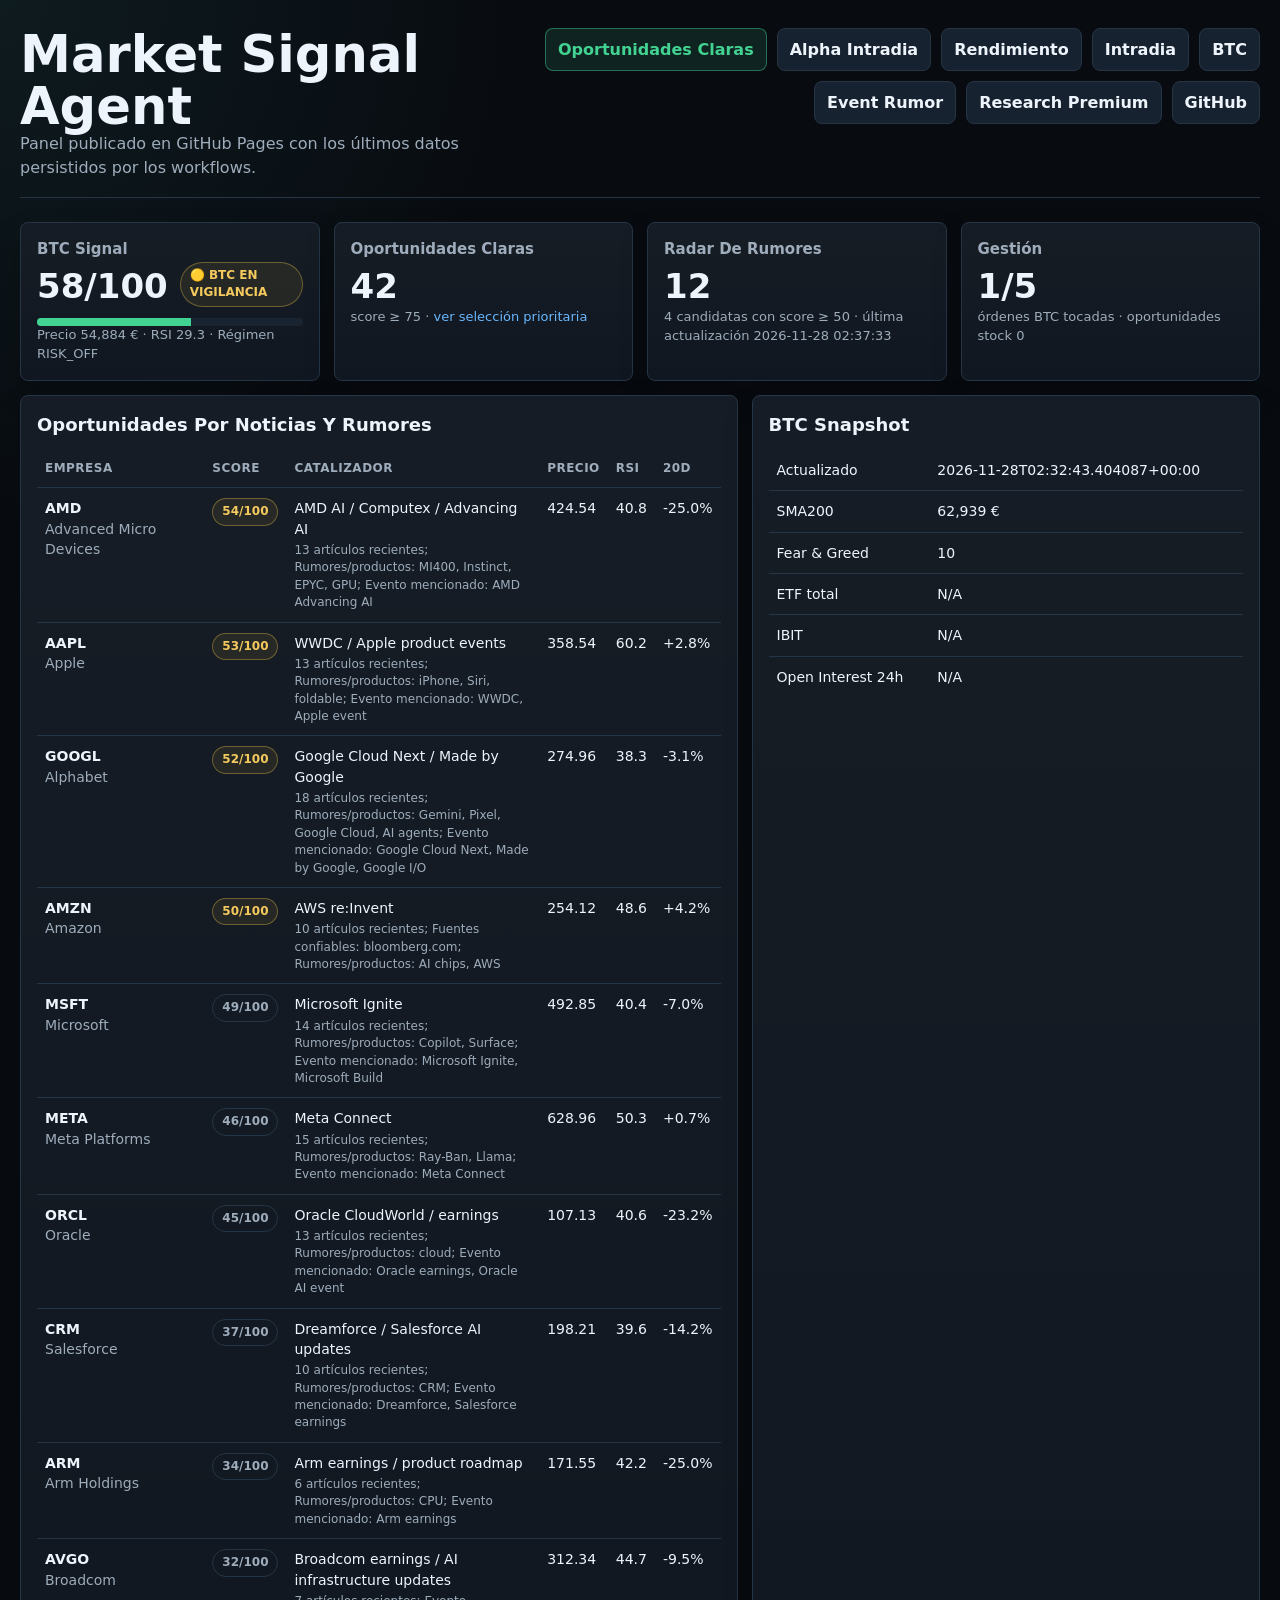
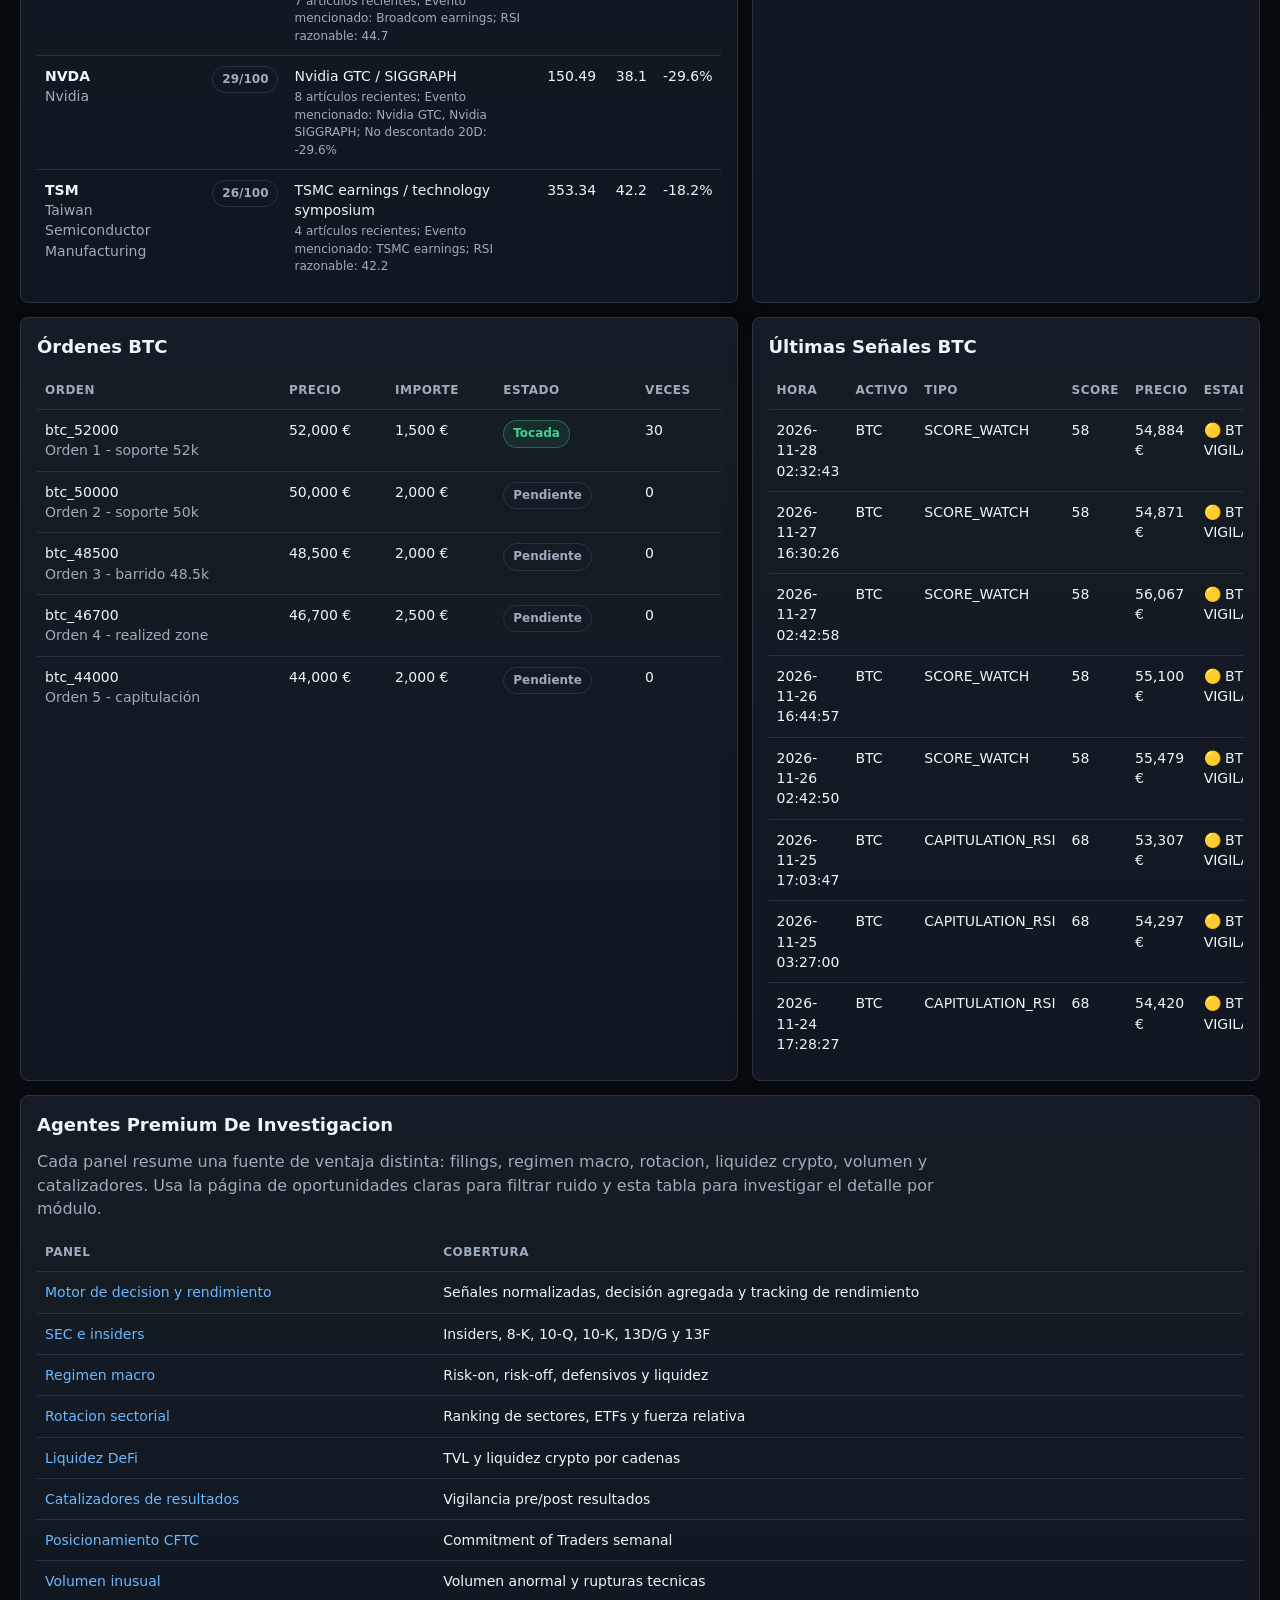
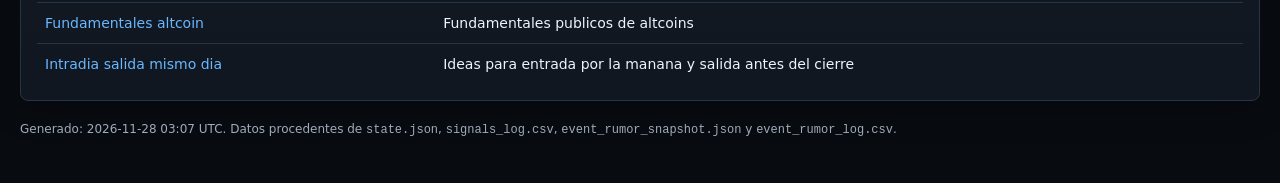
<file: docs/index.html>
<!doctype html>
<html lang="es">
<head>
  <meta charset="utf-8">
  <meta name="viewport" content="width=device-width, initial-scale=1">
  <title>Panel Market Signal Agent</title>
  <style>
    :root {
      color-scheme: dark;
      --bg: #080b10;
      --panel: #101720;
      --panel-2: #0d131b;
      --panel-3: #151f2a;
      --line: #263545;
      --text: #eef4fb;
      --muted: #9eacbb;
      --green: #42d392;
      --yellow: #f4c95d;
      --red: #ff6f61;
      --blue: #69b7ff;
      --cyan: #57d6d1;
    }
    * { box-sizing: border-box; }
    body {
      margin: 0;
      background: radial-gradient(circle at top left, rgba(87, 214, 209, .08), transparent 34rem), var(--bg);
      color: var(--text);
      font-family: ui-sans-serif, system-ui, -apple-system, BlinkMacSystemFont, "Segoe UI", sans-serif;
      line-height: 1.45;
    }
    a { color: var(--blue); text-decoration: none; }
    a:hover { text-decoration: underline; }
    .shell { width: min(1440px, calc(100% - 40px)); margin: 0 auto; padding: 28px 0 44px; }
    .topbar { display: flex; justify-content: space-between; gap: 18px; align-items: flex-start; margin-bottom: 24px; padding-bottom: 18px; border-bottom: 1px solid var(--line); }
    h1 { margin: 0; font-size: clamp(30px, 4vw, 54px); letter-spacing: 0; line-height: 1.02; }
    h2 { margin: 0 0 12px; font-size: 18px; }
    h3 { margin: 0; font-size: 15px; color: var(--muted); font-weight: 650; }
    .muted { color: var(--muted); }
    .nav { display: flex; gap: 10px; flex-wrap: wrap; justify-content: flex-end; }
    .btn { border: 1px solid var(--line); background: #172231; color: var(--text); padding: 9px 12px; border-radius: 8px; font-weight: 750; display: inline-flex; align-items: center; justify-content: center; min-height: 38px; }
    .btn.primary { border-color: rgba(66, 211, 146, .45); background: rgba(66, 211, 146, .12); color: var(--green); }
    .btn.compact { min-height: 32px; padding: 6px 9px; font-size: 12px; }
    .grid { display: grid; grid-template-columns: repeat(12, 1fr); gap: 14px; }
    .card { background: linear-gradient(180deg, rgba(255,255,255,.025), transparent), var(--panel); border: 1px solid var(--line); border-radius: 8px; padding: 16px; min-width: 0; box-shadow: 0 14px 30px rgba(0,0,0,.18); }
    .card.danger { border-color: rgba(255,111,97,.55); background: rgba(255,111,97,.10); }
    .span-3 { grid-column: span 3; }
    .span-4 { grid-column: span 4; }
    .span-5 { grid-column: span 5; }
    .span-7 { grid-column: span 7; }
    .span-8 { grid-column: span 8; }
    .span-12 { grid-column: span 12; }
    .metric { font-size: 34px; line-height: 1.05; font-weight: 800; margin: 8px 0 4px; }
    .metric.small { font-size: 20px; }
    .submetric { color: var(--muted); font-size: 13px; }
    .intro { color: var(--muted); max-width: 920px; margin: 0 0 14px; }
    .pill { display: inline-flex; align-items: center; border: 1px solid var(--line); border-radius: 999px; padding: 4px 9px; font-size: 12px; font-weight: 800; color: var(--muted); }
    .pill.hot { color: var(--green); border-color: rgba(61, 220, 151, .35); background: rgba(61, 220, 151, .08); }
    .pill.watch { color: var(--yellow); border-color: rgba(247, 201, 72, .35); background: rgba(247, 201, 72, .08); }
    .pill.quiet { color: var(--muted); }
    table { width: 100%; border-collapse: collapse; }
    th, td { padding: 10px 8px; border-bottom: 1px solid var(--line); text-align: left; vertical-align: top; }
    th { color: var(--muted); font-size: 12px; text-transform: uppercase; letter-spacing: .04em; }
    td { font-size: 14px; }
    tr:last-child td { border-bottom: 0; }
    .table-wrap { overflow-x: auto; }
    .company { font-weight: 800; }
    .reason { color: var(--muted); font-size: 12px; margin-top: 3px; max-width: 520px; }
    .details { margin-top: 8px; color: var(--muted); }
    .details summary { cursor: pointer; color: var(--blue); font-weight: 750; font-size: 12px; }
    .detail-grid { display: grid; grid-template-columns: repeat(2, minmax(0, 1fr)); gap: 10px; margin-top: 10px; padding: 12px; background: var(--panel-2); border: 1px solid var(--line); border-radius: 8px; }
    .detail-grid strong { color: var(--text); display: block; margin-bottom: 4px; font-size: 12px; text-transform: uppercase; }
    .detail-grid p { margin: 0; font-size: 13px; }
    .status-line { display: flex; align-items: center; justify-content: space-between; gap: 12px; }
    .bar { height: 8px; background: #1a2430; border-radius: 999px; overflow: hidden; margin-top: 10px; }
    .bar > span { display: block; height: 100%; background: var(--green); width: var(--w); }
    footer { color: var(--muted); font-size: 12px; margin-top: 20px; }
    @media (max-width: 980px) {
      .span-3, .span-4, .span-5, .span-7, .span-8 { grid-column: span 12; }
      .topbar { display: block; }
      .nav { justify-content: flex-start; margin-top: 16px; }
      .detail-grid { grid-template-columns: 1fr; }
    }
  </style>
</head>
<body>
<div class="shell">
  <div class="topbar">
    <div>
      <h1>Market Signal Agent</h1>
      <div class="muted">Panel publicado en GitHub Pages con los últimos datos persistidos por los workflows.</div>
    </div>
    <nav class="nav">
      <a class="btn primary" href="opportunities.html">Oportunidades Claras</a>
      <a class="btn" href="alpha/">Alpha Intradia</a>
      <a class="btn" href="performance_dashboard.html">Rendimiento</a>
      <a class="btn" href="intraday_cashout_dashboard.html">Intradia</a>
      <a class="btn" href="dashboard.html">BTC</a>
      <a class="btn" href="event_rumor_dashboard.html">Event Rumor</a>
      <a class="btn" href="macro_regime_dashboard.html">Research Premium</a>
      <a class="btn" href="https://github.com/DiegoSR-git/market-signal-agent">GitHub</a>
    </nav>
  </div>

  <section class="grid">
    <div class="card span-3">
      <h3>BTC Signal</h3>
      <div class="status-line"><div class="metric">58/100</div><span class="pill watch">🟡 BTC EN VIGILANCIA</span></div>
      <div class="bar" style="--w:58%"><span></span></div>
      <div class="submetric">Precio 54,884 € · RSI 29.3 · Régimen RISK_OFF</div>
    </div>
    <div class="card span-3">
      <h3>Oportunidades Claras</h3>
      <div class="metric">42</div>
      <div class="submetric">score ≥ 75 · <a href="opportunities.html">ver selección prioritaria</a></div>
    </div>
    <div class="card span-3">
      <h3>Radar De Rumores</h3>
      <div class="metric">12</div>
      <div class="submetric">4 candidatas con score ≥ 50 · última actualización 2026-11-28 02:37:33</div>
    </div>
    <div class="card span-3">
      <h3>Gestión</h3>
      <div class="metric">1/5</div>
      <div class="submetric">órdenes BTC tocadas · oportunidades stock 0</div>
    </div>

    <div class="card span-7">
      <h2>Oportunidades Por Noticias Y Rumores</h2>
      <div class="table-wrap"><table><thead><tr><th>Empresa</th><th>Score</th><th>Catalizador</th><th>Precio</th><th>RSI</th><th>20D</th></tr></thead><tbody><tr>
          <td><div class="company">AMD</div><div class="muted">Advanced Micro Devices</div></td>
          <td><span class="pill watch">54/100</span></td>
          <td>AMD AI / Computex / Advancing AI<div class="reason">13 artículos recientes; Rumores/productos: MI400, Instinct, EPYC, GPU; Evento mencionado: AMD Advancing AI</div></td>
          <td>424.54</td>
          <td>40.8</td>
          <td>-25.0%</td>
        </tr><tr>
          <td><div class="company">AAPL</div><div class="muted">Apple</div></td>
          <td><span class="pill watch">53/100</span></td>
          <td>WWDC / Apple product events<div class="reason">13 artículos recientes; Rumores/productos: iPhone, Siri, foldable; Evento mencionado: WWDC, Apple event</div></td>
          <td>358.54</td>
          <td>60.2</td>
          <td>+2.8%</td>
        </tr><tr>
          <td><div class="company">GOOGL</div><div class="muted">Alphabet</div></td>
          <td><span class="pill watch">52/100</span></td>
          <td>Google Cloud Next / Made by Google<div class="reason">18 artículos recientes; Rumores/productos: Gemini, Pixel, Google Cloud, AI agents; Evento mencionado: Google Cloud Next, Made by Google, Google I/O</div></td>
          <td>274.96</td>
          <td>38.3</td>
          <td>-3.1%</td>
        </tr><tr>
          <td><div class="company">AMZN</div><div class="muted">Amazon</div></td>
          <td><span class="pill watch">50/100</span></td>
          <td>AWS re:Invent<div class="reason">10 artículos recientes; Fuentes confiables: bloomberg.com; Rumores/productos: AI chips, AWS</div></td>
          <td>254.12</td>
          <td>48.6</td>
          <td>+4.2%</td>
        </tr><tr>
          <td><div class="company">MSFT</div><div class="muted">Microsoft</div></td>
          <td><span class="pill quiet">49/100</span></td>
          <td>Microsoft Ignite<div class="reason">14 artículos recientes; Rumores/productos: Copilot, Surface; Evento mencionado: Microsoft Ignite, Microsoft Build</div></td>
          <td>492.85</td>
          <td>40.4</td>
          <td>-7.0%</td>
        </tr><tr>
          <td><div class="company">META</div><div class="muted">Meta Platforms</div></td>
          <td><span class="pill quiet">46/100</span></td>
          <td>Meta Connect<div class="reason">15 artículos recientes; Rumores/productos: Ray-Ban, Llama; Evento mencionado: Meta Connect</div></td>
          <td>628.96</td>
          <td>50.3</td>
          <td>+0.7%</td>
        </tr><tr>
          <td><div class="company">ORCL</div><div class="muted">Oracle</div></td>
          <td><span class="pill quiet">45/100</span></td>
          <td>Oracle CloudWorld / earnings<div class="reason">13 artículos recientes; Rumores/productos: cloud; Evento mencionado: Oracle earnings, Oracle AI event</div></td>
          <td>107.13</td>
          <td>40.6</td>
          <td>-23.2%</td>
        </tr><tr>
          <td><div class="company">CRM</div><div class="muted">Salesforce</div></td>
          <td><span class="pill quiet">37/100</span></td>
          <td>Dreamforce / Salesforce AI updates<div class="reason">10 artículos recientes; Rumores/productos: CRM; Evento mencionado: Dreamforce, Salesforce earnings</div></td>
          <td>198.21</td>
          <td>39.6</td>
          <td>-14.2%</td>
        </tr><tr>
          <td><div class="company">ARM</div><div class="muted">Arm Holdings</div></td>
          <td><span class="pill quiet">34/100</span></td>
          <td>Arm earnings / product roadmap<div class="reason">6 artículos recientes; Rumores/productos: CPU; Evento mencionado: Arm earnings</div></td>
          <td>171.55</td>
          <td>42.2</td>
          <td>-25.0%</td>
        </tr><tr>
          <td><div class="company">AVGO</div><div class="muted">Broadcom</div></td>
          <td><span class="pill quiet">32/100</span></td>
          <td>Broadcom earnings / AI infrastructure updates<div class="reason">7 artículos recientes; Evento mencionado: Broadcom earnings; RSI razonable: 44.7</div></td>
          <td>312.34</td>
          <td>44.7</td>
          <td>-9.5%</td>
        </tr><tr>
          <td><div class="company">NVDA</div><div class="muted">Nvidia</div></td>
          <td><span class="pill quiet">29/100</span></td>
          <td>Nvidia GTC / SIGGRAPH<div class="reason">8 artículos recientes; Evento mencionado: Nvidia GTC, Nvidia SIGGRAPH; No descontado 20D: -29.6%</div></td>
          <td>150.49</td>
          <td>38.1</td>
          <td>-29.6%</td>
        </tr><tr>
          <td><div class="company">TSM</div><div class="muted">Taiwan Semiconductor Manufacturing</div></td>
          <td><span class="pill quiet">26/100</span></td>
          <td>TSMC earnings / technology symposium<div class="reason">4 artículos recientes; Evento mencionado: TSMC earnings; RSI razonable: 42.2</div></td>
          <td>353.34</td>
          <td>42.2</td>
          <td>-18.2%</td>
        </tr></tbody></table></div>
    </div>
    <div class="card span-5">
      <h2>BTC Snapshot</h2>
      <table><tbody>
        <tr><td>Actualizado</td><td>2026-11-28T02:32:43.404087+00:00</td></tr>
        <tr><td>SMA200</td><td>62,939 €</td></tr>
        <tr><td>Fear & Greed</td><td>10</td></tr>
        <tr><td>ETF total</td><td>N/A</td></tr>
        <tr><td>IBIT</td><td>N/A</td></tr>
        <tr><td>Open Interest 24h</td><td>N/A</td></tr>
      </tbody></table>
    </div>

    <div class="card span-7">
      <h2>Órdenes BTC</h2>
      <div class="table-wrap"><table><thead><tr><th>Orden</th><th>Precio</th><th>Importe</th><th>Estado</th><th>Veces</th></tr></thead><tbody><tr>
          <td>btc_52000<div class="muted">Orden 1 - soporte 52k</div></td>
          <td>52,000 €</td>
          <td>1,500 €</td>
          <td><span class="pill hot">Tocada</span></td>
          <td>30</td>
        </tr><tr>
          <td>btc_50000<div class="muted">Orden 2 - soporte 50k</div></td>
          <td>50,000 €</td>
          <td>2,000 €</td>
          <td><span class="pill quiet">Pendiente</span></td>
          <td>0</td>
        </tr><tr>
          <td>btc_48500<div class="muted">Orden 3 - barrido 48.5k</div></td>
          <td>48,500 €</td>
          <td>2,000 €</td>
          <td><span class="pill quiet">Pendiente</span></td>
          <td>0</td>
        </tr><tr>
          <td>btc_46700<div class="muted">Orden 4 - realized zone</div></td>
          <td>46,700 €</td>
          <td>2,500 €</td>
          <td><span class="pill quiet">Pendiente</span></td>
          <td>0</td>
        </tr><tr>
          <td>btc_44000<div class="muted">Orden 5 - capitulación</div></td>
          <td>44,000 €</td>
          <td>2,000 €</td>
          <td><span class="pill quiet">Pendiente</span></td>
          <td>0</td>
        </tr></tbody></table></div>
    </div>
    <div class="card span-5">
      <h2>Últimas Señales BTC</h2>
      <div class="table-wrap"><table><thead><tr><th>Hora</th><th>Activo</th><th>Tipo</th><th>Score</th><th>Precio</th><th>Estado</th></tr></thead><tbody><tr>
          <td>2026-11-28 02:32:43</td>
          <td>BTC</td>
          <td>SCORE_WATCH</td>
          <td>58</td>
          <td>54,884 €</td>
          <td>🟡 BTC EN VIGILANCIA</td>
        </tr><tr>
          <td>2026-11-27 16:30:26</td>
          <td>BTC</td>
          <td>SCORE_WATCH</td>
          <td>58</td>
          <td>54,871 €</td>
          <td>🟡 BTC EN VIGILANCIA</td>
        </tr><tr>
          <td>2026-11-27 02:42:58</td>
          <td>BTC</td>
          <td>SCORE_WATCH</td>
          <td>58</td>
          <td>56,067 €</td>
          <td>🟡 BTC EN VIGILANCIA</td>
        </tr><tr>
          <td>2026-11-26 16:44:57</td>
          <td>BTC</td>
          <td>SCORE_WATCH</td>
          <td>58</td>
          <td>55,100 €</td>
          <td>🟡 BTC EN VIGILANCIA</td>
        </tr><tr>
          <td>2026-11-26 02:42:50</td>
          <td>BTC</td>
          <td>SCORE_WATCH</td>
          <td>58</td>
          <td>55,479 €</td>
          <td>🟡 BTC EN VIGILANCIA</td>
        </tr><tr>
          <td>2026-11-25 17:03:47</td>
          <td>BTC</td>
          <td>CAPITULATION_RSI</td>
          <td>68</td>
          <td>53,307 €</td>
          <td>🟡 BTC EN VIGILANCIA</td>
        </tr><tr>
          <td>2026-11-25 03:27:00</td>
          <td>BTC</td>
          <td>CAPITULATION_RSI</td>
          <td>68</td>
          <td>54,297 €</td>
          <td>🟡 BTC EN VIGILANCIA</td>
        </tr><tr>
          <td>2026-11-24 17:28:27</td>
          <td>BTC</td>
          <td>CAPITULATION_RSI</td>
          <td>68</td>
          <td>54,420 €</td>
          <td>🟡 BTC EN VIGILANCIA</td>
        </tr></tbody></table></div>
    </div>
    <div class="card span-12">
      <h2>Agentes Premium De Investigacion</h2>
      <p class="intro">Cada panel resume una fuente de ventaja distinta: filings, regimen macro, rotacion, liquidez crypto, volumen y catalizadores. Usa la página de oportunidades claras para filtrar ruido y esta tabla para investigar el detalle por módulo.</p>
      <div class="table-wrap"><table><thead><tr><th>Panel</th><th>Cobertura</th></tr></thead><tbody><tr>
          <td><a href="performance_dashboard.html">Motor de decision y rendimiento</a></td>
          <td>Señales normalizadas, decisión agregada y tracking de rendimiento</td>
        </tr><tr>
          <td><a href="sec_filing_dashboard.html">SEC e insiders</a></td>
          <td>Insiders, 8-K, 10-Q, 10-K, 13D/G y 13F</td>
        </tr><tr>
          <td><a href="macro_regime_dashboard.html">Regimen macro</a></td>
          <td>Risk-on, risk-off, defensivos y liquidez</td>
        </tr><tr>
          <td><a href="sector_rotation_dashboard.html">Rotacion sectorial</a></td>
          <td>Ranking de sectores, ETFs y fuerza relativa</td>
        </tr><tr>
          <td><a href="defi_liquidity_dashboard.html">Liquidez DeFi</a></td>
          <td>TVL y liquidez crypto por cadenas</td>
        </tr><tr>
          <td><a href="earnings_catalyst_dashboard.html">Catalizadores de resultados</a></td>
          <td>Vigilancia pre/post resultados</td>
        </tr><tr>
          <td><a href="cftc_positioning_dashboard.html">Posicionamiento CFTC</a></td>
          <td>Commitment of Traders semanal</td>
        </tr><tr>
          <td><a href="unusual_volume_dashboard.html">Volumen inusual</a></td>
          <td>Volumen anormal y rupturas tecnicas</td>
        </tr><tr>
          <td><a href="altcoin_fundamentals_dashboard.html">Fundamentales altcoin</a></td>
          <td>Fundamentales publicos de altcoins</td>
        </tr><tr>
          <td><a href="intraday_cashout_dashboard.html">Intradia salida mismo dia</a></td>
          <td>Ideas para entrada por la manana y salida antes del cierre</td>
        </tr></tbody></table></div>
    </div>
  </section>
  <footer>Generado: 2026-11-28 03:07 UTC. Datos procedentes de <code>state.json</code>, <code>signals_log.csv</code>, <code>event_rumor_snapshot.json</code> y <code>event_rumor_log.csv</code>.</footer>
</div>
</body>
</html>
</file>
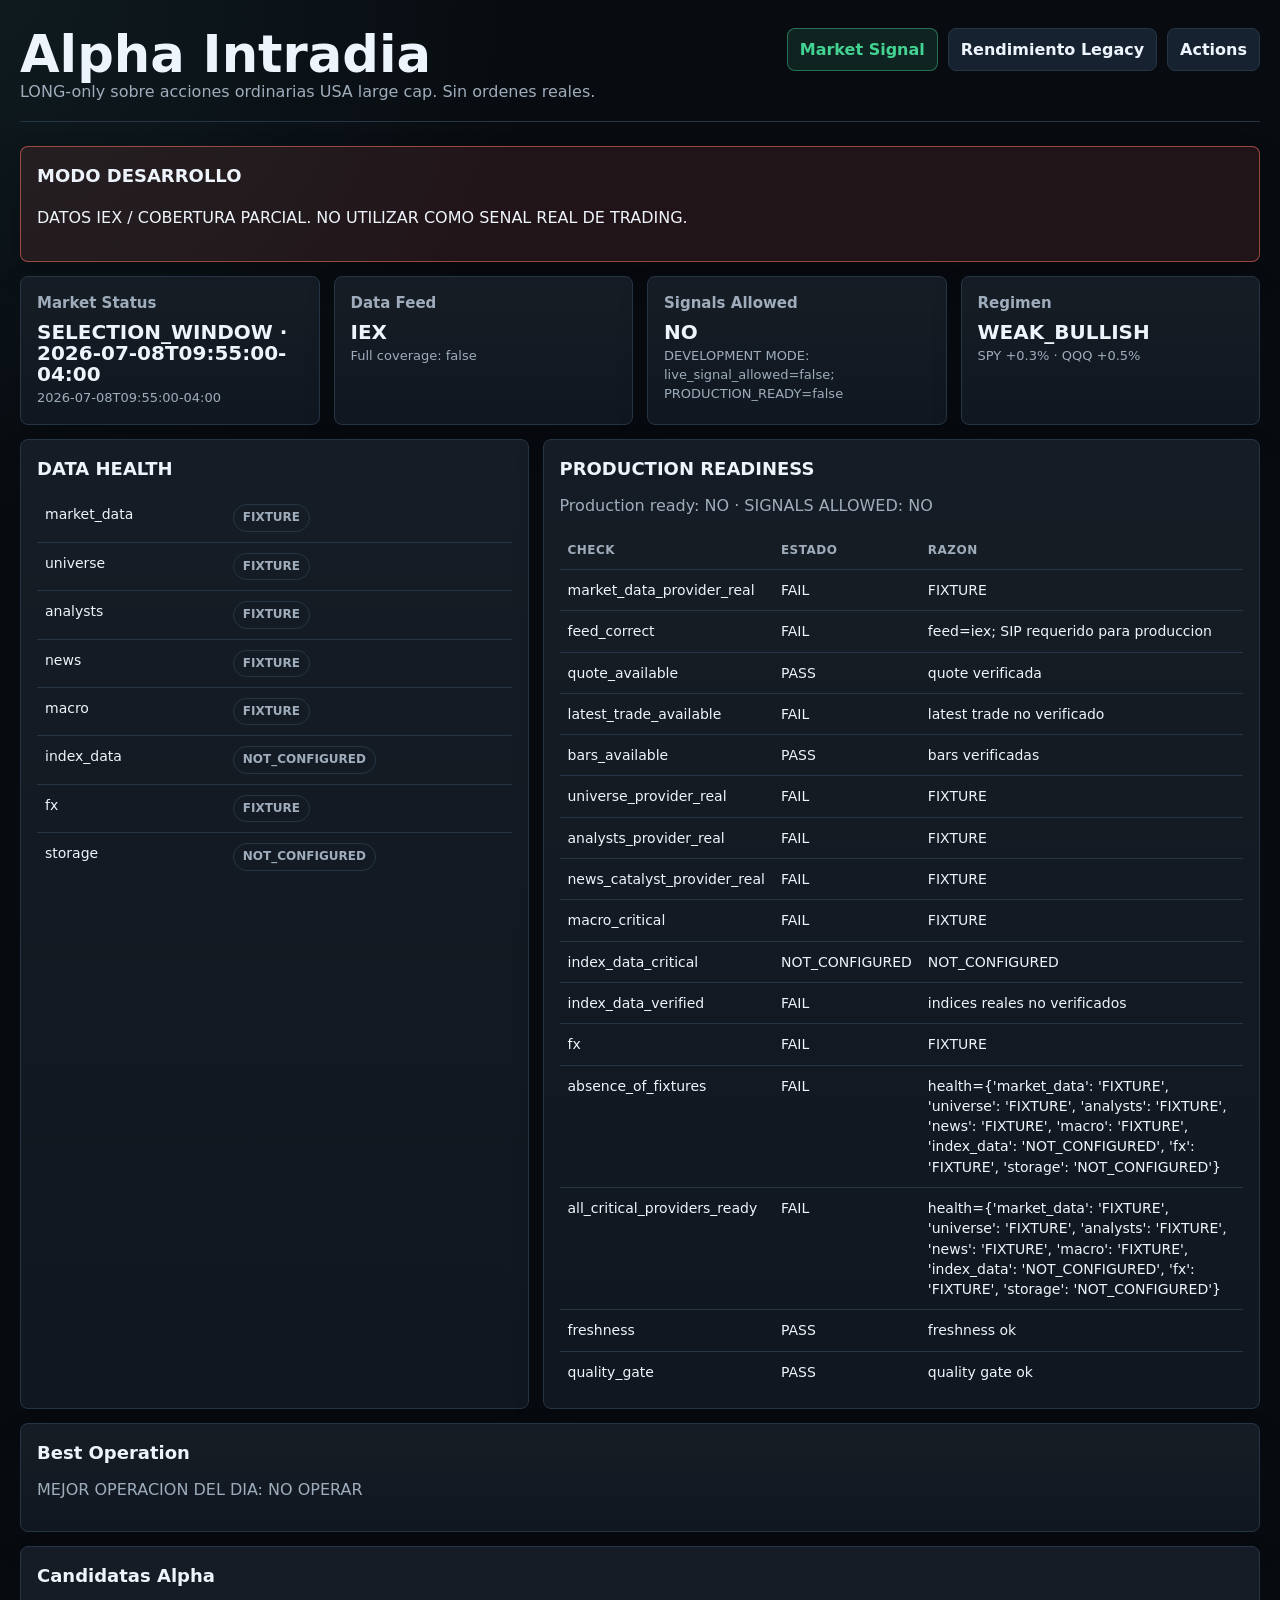
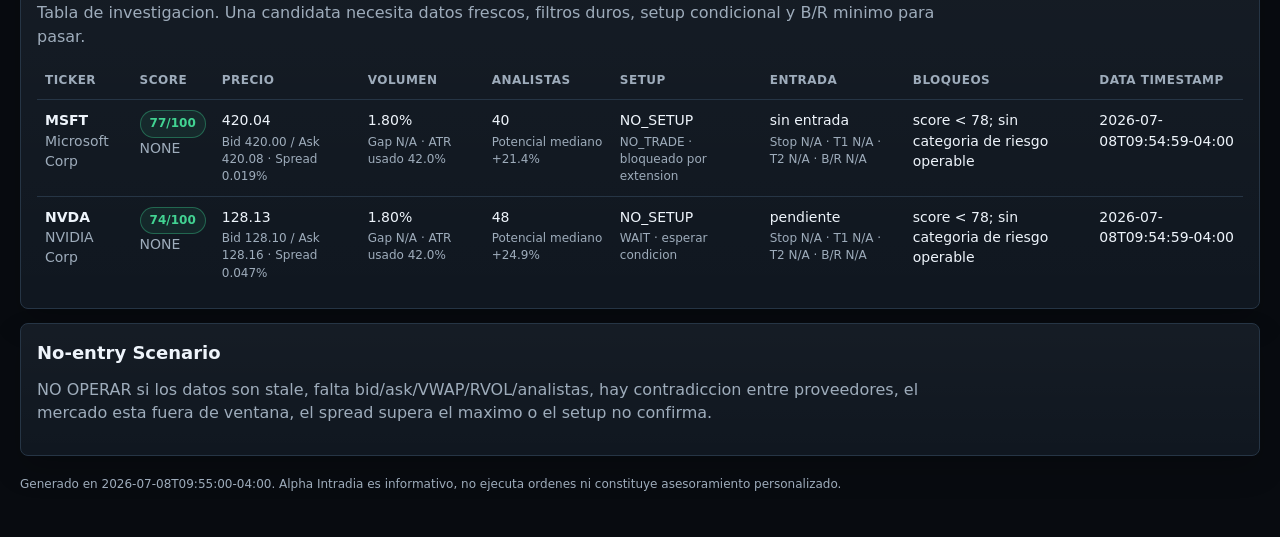
<file: docs/alpha/index.html>
<!doctype html>
<html lang="es">
<head>
  <meta charset="utf-8">
  <meta name="viewport" content="width=device-width, initial-scale=1">
  <title>Alpha Intradia</title>
  <style>
    :root {
      color-scheme: dark;
      --bg: #080b10;
      --panel: #101720;
      --panel-2: #0d131b;
      --panel-3: #151f2a;
      --line: #263545;
      --text: #eef4fb;
      --muted: #9eacbb;
      --green: #42d392;
      --yellow: #f4c95d;
      --red: #ff6f61;
      --blue: #69b7ff;
      --cyan: #57d6d1;
    }
    * { box-sizing: border-box; }
    body {
      margin: 0;
      background: radial-gradient(circle at top left, rgba(87, 214, 209, .08), transparent 34rem), var(--bg);
      color: var(--text);
      font-family: ui-sans-serif, system-ui, -apple-system, BlinkMacSystemFont, "Segoe UI", sans-serif;
      line-height: 1.45;
    }
    a { color: var(--blue); text-decoration: none; }
    a:hover { text-decoration: underline; }
    .shell { width: min(1440px, calc(100% - 40px)); margin: 0 auto; padding: 28px 0 44px; }
    .topbar { display: flex; justify-content: space-between; gap: 18px; align-items: flex-start; margin-bottom: 24px; padding-bottom: 18px; border-bottom: 1px solid var(--line); }
    h1 { margin: 0; font-size: clamp(30px, 4vw, 54px); letter-spacing: 0; line-height: 1.02; }
    h2 { margin: 0 0 12px; font-size: 18px; }
    h3 { margin: 0; font-size: 15px; color: var(--muted); font-weight: 650; }
    .muted { color: var(--muted); }
    .nav { display: flex; gap: 10px; flex-wrap: wrap; justify-content: flex-end; }
    .btn { border: 1px solid var(--line); background: #172231; color: var(--text); padding: 9px 12px; border-radius: 8px; font-weight: 750; display: inline-flex; align-items: center; justify-content: center; min-height: 38px; }
    .btn.primary { border-color: rgba(66, 211, 146, .45); background: rgba(66, 211, 146, .12); color: var(--green); }
    .btn.compact { min-height: 32px; padding: 6px 9px; font-size: 12px; }
    .grid { display: grid; grid-template-columns: repeat(12, 1fr); gap: 14px; }
    .card { background: linear-gradient(180deg, rgba(255,255,255,.025), transparent), var(--panel); border: 1px solid var(--line); border-radius: 8px; padding: 16px; min-width: 0; box-shadow: 0 14px 30px rgba(0,0,0,.18); }
    .card.danger { border-color: rgba(255,111,97,.55); background: rgba(255,111,97,.10); }
    .span-3 { grid-column: span 3; }
    .span-4 { grid-column: span 4; }
    .span-5 { grid-column: span 5; }
    .span-7 { grid-column: span 7; }
    .span-8 { grid-column: span 8; }
    .span-12 { grid-column: span 12; }
    .metric { font-size: 34px; line-height: 1.05; font-weight: 800; margin: 8px 0 4px; }
    .metric.small { font-size: 20px; }
    .submetric { color: var(--muted); font-size: 13px; }
    .intro { color: var(--muted); max-width: 920px; margin: 0 0 14px; }
    .pill { display: inline-flex; align-items: center; border: 1px solid var(--line); border-radius: 999px; padding: 4px 9px; font-size: 12px; font-weight: 800; color: var(--muted); }
    .pill.hot { color: var(--green); border-color: rgba(61, 220, 151, .35); background: rgba(61, 220, 151, .08); }
    .pill.watch { color: var(--yellow); border-color: rgba(247, 201, 72, .35); background: rgba(247, 201, 72, .08); }
    .pill.quiet { color: var(--muted); }
    table { width: 100%; border-collapse: collapse; }
    th, td { padding: 10px 8px; border-bottom: 1px solid var(--line); text-align: left; vertical-align: top; }
    th { color: var(--muted); font-size: 12px; text-transform: uppercase; letter-spacing: .04em; }
    td { font-size: 14px; }
    tr:last-child td { border-bottom: 0; }
    .table-wrap { overflow-x: auto; }
    .company { font-weight: 800; }
    .reason { color: var(--muted); font-size: 12px; margin-top: 3px; max-width: 520px; }
    .details { margin-top: 8px; color: var(--muted); }
    .details summary { cursor: pointer; color: var(--blue); font-weight: 750; font-size: 12px; }
    .detail-grid { display: grid; grid-template-columns: repeat(2, minmax(0, 1fr)); gap: 10px; margin-top: 10px; padding: 12px; background: var(--panel-2); border: 1px solid var(--line); border-radius: 8px; }
    .detail-grid strong { color: var(--text); display: block; margin-bottom: 4px; font-size: 12px; text-transform: uppercase; }
    .detail-grid p { margin: 0; font-size: 13px; }
    .status-line { display: flex; align-items: center; justify-content: space-between; gap: 12px; }
    .bar { height: 8px; background: #1a2430; border-radius: 999px; overflow: hidden; margin-top: 10px; }
    .bar > span { display: block; height: 100%; background: var(--green); width: var(--w); }
    footer { color: var(--muted); font-size: 12px; margin-top: 20px; }
    @media (max-width: 980px) {
      .span-3, .span-4, .span-5, .span-7, .span-8 { grid-column: span 12; }
      .topbar { display: block; }
      .nav { justify-content: flex-start; margin-top: 16px; }
      .detail-grid { grid-template-columns: 1fr; }
    }
  </style>
</head>
<body>
<div class="shell">
  <div class="topbar">
    <div>
      <h1>Alpha Intradia</h1>
      <div class="muted">LONG-only sobre acciones ordinarias USA large cap. Sin ordenes reales.</div>
    </div>
    <nav class="nav">
      <a class="btn primary" href="../index.html">Market Signal</a>
      <a class="btn" href="../performance_dashboard.html">Rendimiento Legacy</a>
      <a class="btn" href="https://github.com/DiegoSR-git/market-signal-agent/actions">Actions</a>
    </nav>
  </div>
  <section class="grid">
    <div class="card span-12 danger"><h2>MODO DESARROLLO</h2><p>DATOS IEX / COBERTURA PARCIAL. NO UTILIZAR COMO SENAL REAL DE TRADING.</p></div>
    <div class="card span-3"><h3>Market Status</h3><div class="metric small" data-alpha-status>SELECTION_WINDOW</div><div class="submetric">2026-07-08T09:55:00-04:00</div></div>
    <div class="card span-3"><h3>Data Feed</h3><div class="metric small">IEX</div><div class="submetric">Full coverage: false</div></div>
    <div class="card span-3"><h3>Signals Allowed</h3><div class="metric small">NO</div><div class="submetric">DEVELOPMENT MODE: live_signal_allowed=false; PRODUCTION_READY=false</div></div>
    <div class="card span-3"><h3>Regimen</h3><div class="metric small">WEAK_BULLISH</div><div class="submetric">SPY +0.3% · QQQ +0.5%</div></div>
    <div class="card span-5"><h2>DATA HEALTH</h2><div class="table-wrap"><table><tbody><tr><td>market_data</td><td><span class='pill quiet'>FIXTURE</span></td></tr><tr><td>universe</td><td><span class='pill quiet'>FIXTURE</span></td></tr><tr><td>analysts</td><td><span class='pill quiet'>FIXTURE</span></td></tr><tr><td>news</td><td><span class='pill quiet'>FIXTURE</span></td></tr><tr><td>macro</td><td><span class='pill quiet'>FIXTURE</span></td></tr><tr><td>index_data</td><td><span class='pill quiet'>NOT_CONFIGURED</span></td></tr><tr><td>fx</td><td><span class='pill quiet'>FIXTURE</span></td></tr><tr><td>storage</td><td><span class='pill quiet'>NOT_CONFIGURED</span></td></tr></tbody></table></div></div>
    <div class="card span-7"><h2>PRODUCTION READINESS</h2><p class="intro">Production ready: NO · SIGNALS ALLOWED: NO</p><div class="table-wrap"><table><thead><tr><th>Check</th><th>Estado</th><th>Razon</th></tr></thead><tbody><tr><td>market_data_provider_real</td><td>FAIL</td><td>FIXTURE</td></tr><tr><td>feed_correct</td><td>FAIL</td><td>feed=iex; SIP requerido para produccion</td></tr><tr><td>quote_available</td><td>PASS</td><td>quote verificada</td></tr><tr><td>latest_trade_available</td><td>FAIL</td><td>latest trade no verificado</td></tr><tr><td>bars_available</td><td>PASS</td><td>bars verificadas</td></tr><tr><td>universe_provider_real</td><td>FAIL</td><td>FIXTURE</td></tr><tr><td>analysts_provider_real</td><td>FAIL</td><td>FIXTURE</td></tr><tr><td>news_catalyst_provider_real</td><td>FAIL</td><td>FIXTURE</td></tr><tr><td>macro_critical</td><td>FAIL</td><td>FIXTURE</td></tr><tr><td>index_data_critical</td><td>NOT_CONFIGURED</td><td>NOT_CONFIGURED</td></tr><tr><td>index_data_verified</td><td>FAIL</td><td>indices reales no verificados</td></tr><tr><td>fx</td><td>FAIL</td><td>FIXTURE</td></tr><tr><td>absence_of_fixtures</td><td>FAIL</td><td>health={&#x27;market_data&#x27;: &#x27;FIXTURE&#x27;, &#x27;universe&#x27;: &#x27;FIXTURE&#x27;, &#x27;analysts&#x27;: &#x27;FIXTURE&#x27;, &#x27;news&#x27;: &#x27;FIXTURE&#x27;, &#x27;macro&#x27;: &#x27;FIXTURE&#x27;, &#x27;index_data&#x27;: &#x27;NOT_CONFIGURED&#x27;, &#x27;fx&#x27;: &#x27;FIXTURE&#x27;, &#x27;storage&#x27;: &#x27;NOT_CONFIGURED&#x27;}</td></tr><tr><td>all_critical_providers_ready</td><td>FAIL</td><td>health={&#x27;market_data&#x27;: &#x27;FIXTURE&#x27;, &#x27;universe&#x27;: &#x27;FIXTURE&#x27;, &#x27;analysts&#x27;: &#x27;FIXTURE&#x27;, &#x27;news&#x27;: &#x27;FIXTURE&#x27;, &#x27;macro&#x27;: &#x27;FIXTURE&#x27;, &#x27;index_data&#x27;: &#x27;NOT_CONFIGURED&#x27;, &#x27;fx&#x27;: &#x27;FIXTURE&#x27;, &#x27;storage&#x27;: &#x27;NOT_CONFIGURED&#x27;}</td></tr><tr><td>freshness</td><td>PASS</td><td>freshness ok</td></tr><tr><td>quality_gate</td><td>PASS</td><td>quality gate ok</td></tr></tbody></table></div></div>
    <div class="card span-12"><h2>Best Operation</h2><p class='intro'>MEJOR OPERACION DEL DIA: NO OPERAR</p></div>
    <div class="card span-12">
      <h2>Candidatas Alpha</h2>
      <p class="intro">Tabla de investigacion. Una candidata necesita datos frescos, filtros duros, setup condicional y B/R minimo para pasar.</p>
      <div class="table-wrap"><table><thead><tr><th>Ticker</th><th>Score</th><th>Precio</th><th>Volumen</th><th>Analistas</th><th>Setup</th><th>Entrada</th><th>Bloqueos</th><th>Data timestamp</th></tr></thead><tbody><tr>
      <td><div class="company">MSFT</div><div class="muted">Microsoft Corp</div></td>
      <td><span class="pill hot">77/100</span><div class="muted">NONE</div></td>
      <td>420.04<div class="reason">Bid 420.00 / Ask 420.08 · Spread 0.019%</div></td>
      <td>1.80%<div class="reason">Gap N/A · ATR usado 42.0%</div></td>
      <td>40<div class="reason">Potencial mediano +21.4%</div></td>
      <td>NO_SETUP<div class="reason">NO_TRADE · bloqueado por extension</div></td>
      <td>sin entrada<div class="reason">Stop N/A · T1 N/A · T2 N/A · B/R N/A</div></td>
      <td>score &lt; 78; sin categoria de riesgo operable</td>
      <td>2026-07-08T09:54:59-04:00</td>
    </tr><tr>
      <td><div class="company">NVDA</div><div class="muted">NVIDIA Corp</div></td>
      <td><span class="pill hot">74/100</span><div class="muted">NONE</div></td>
      <td>128.13<div class="reason">Bid 128.10 / Ask 128.16 · Spread 0.047%</div></td>
      <td>1.80%<div class="reason">Gap N/A · ATR usado 42.0%</div></td>
      <td>48<div class="reason">Potencial mediano +24.9%</div></td>
      <td>NO_SETUP<div class="reason">WAIT · esperar condicion</div></td>
      <td>pendiente<div class="reason">Stop N/A · T1 N/A · T2 N/A · B/R N/A</div></td>
      <td>score &lt; 78; sin categoria de riesgo operable</td>
      <td>2026-07-08T09:54:59-04:00</td>
    </tr></tbody></table></div>
    </div>
    <div class="card span-12"><h2>No-entry Scenario</h2><p class="intro">NO OPERAR si los datos son stale, falta bid/ask/VWAP/RVOL/analistas, hay contradiccion entre proveedores, el mercado esta fuera de ventana, el spread supera el maximo o el setup no confirma.</p></div>
  </section>
  <script src="app.js"></script>
  <footer>Generado en 2026-07-08T09:55:00-04:00. Alpha Intradia es informativo, no ejecuta ordenes ni constituye asesoramiento personalizado.</footer>
</div>
</body>
</html>
</file>
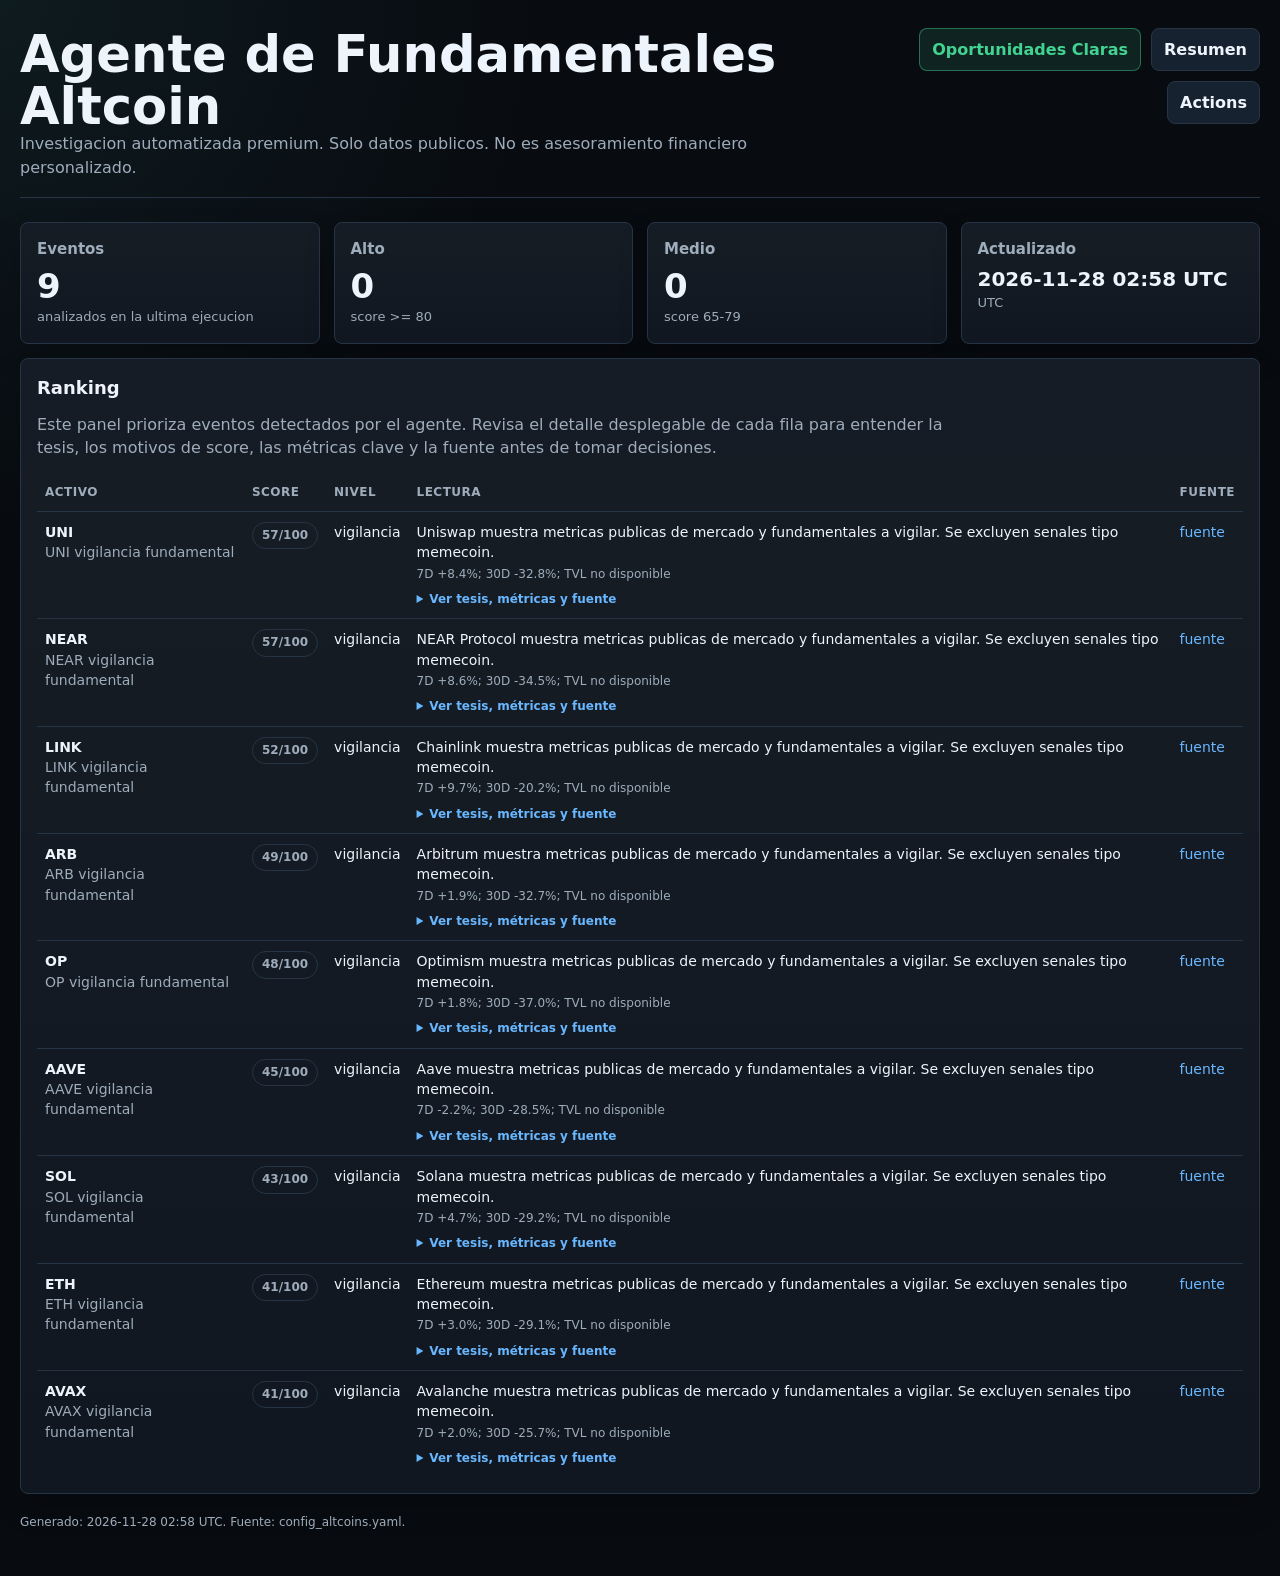
<file: docs/altcoin_fundamentals_dashboard.html>
<!doctype html>
<html lang="es">
<head>
  <meta charset="utf-8">
  <meta name="viewport" content="width=device-width, initial-scale=1">
  <title>Agente de Fundamentales Altcoin</title>
  <style>
    :root {
      color-scheme: dark;
      --bg: #080b10;
      --panel: #101720;
      --panel-2: #0d131b;
      --panel-3: #151f2a;
      --line: #263545;
      --text: #eef4fb;
      --muted: #9eacbb;
      --green: #42d392;
      --yellow: #f4c95d;
      --red: #ff6f61;
      --blue: #69b7ff;
      --cyan: #57d6d1;
    }
    * { box-sizing: border-box; }
    body {
      margin: 0;
      background: radial-gradient(circle at top left, rgba(87, 214, 209, .08), transparent 34rem), var(--bg);
      color: var(--text);
      font-family: ui-sans-serif, system-ui, -apple-system, BlinkMacSystemFont, "Segoe UI", sans-serif;
      line-height: 1.45;
    }
    a { color: var(--blue); text-decoration: none; }
    a:hover { text-decoration: underline; }
    .shell { width: min(1440px, calc(100% - 40px)); margin: 0 auto; padding: 28px 0 44px; }
    .topbar { display: flex; justify-content: space-between; gap: 18px; align-items: flex-start; margin-bottom: 24px; padding-bottom: 18px; border-bottom: 1px solid var(--line); }
    h1 { margin: 0; font-size: clamp(30px, 4vw, 54px); letter-spacing: 0; line-height: 1.02; }
    h2 { margin: 0 0 12px; font-size: 18px; }
    h3 { margin: 0; font-size: 15px; color: var(--muted); font-weight: 650; }
    .muted { color: var(--muted); }
    .nav { display: flex; gap: 10px; flex-wrap: wrap; justify-content: flex-end; }
    .btn { border: 1px solid var(--line); background: #172231; color: var(--text); padding: 9px 12px; border-radius: 8px; font-weight: 750; display: inline-flex; align-items: center; justify-content: center; min-height: 38px; }
    .btn.primary { border-color: rgba(66, 211, 146, .45); background: rgba(66, 211, 146, .12); color: var(--green); }
    .btn.compact { min-height: 32px; padding: 6px 9px; font-size: 12px; }
    .grid { display: grid; grid-template-columns: repeat(12, 1fr); gap: 14px; }
    .card { background: linear-gradient(180deg, rgba(255,255,255,.025), transparent), var(--panel); border: 1px solid var(--line); border-radius: 8px; padding: 16px; min-width: 0; box-shadow: 0 14px 30px rgba(0,0,0,.18); }
    .card.danger { border-color: rgba(255,111,97,.55); background: rgba(255,111,97,.10); }
    .span-3 { grid-column: span 3; }
    .span-4 { grid-column: span 4; }
    .span-5 { grid-column: span 5; }
    .span-7 { grid-column: span 7; }
    .span-8 { grid-column: span 8; }
    .span-12 { grid-column: span 12; }
    .metric { font-size: 34px; line-height: 1.05; font-weight: 800; margin: 8px 0 4px; }
    .metric.small { font-size: 20px; }
    .submetric { color: var(--muted); font-size: 13px; }
    .intro { color: var(--muted); max-width: 920px; margin: 0 0 14px; }
    .pill { display: inline-flex; align-items: center; border: 1px solid var(--line); border-radius: 999px; padding: 4px 9px; font-size: 12px; font-weight: 800; color: var(--muted); }
    .pill.hot { color: var(--green); border-color: rgba(61, 220, 151, .35); background: rgba(61, 220, 151, .08); }
    .pill.watch { color: var(--yellow); border-color: rgba(247, 201, 72, .35); background: rgba(247, 201, 72, .08); }
    .pill.quiet { color: var(--muted); }
    table { width: 100%; border-collapse: collapse; }
    th, td { padding: 10px 8px; border-bottom: 1px solid var(--line); text-align: left; vertical-align: top; }
    th { color: var(--muted); font-size: 12px; text-transform: uppercase; letter-spacing: .04em; }
    td { font-size: 14px; }
    tr:last-child td { border-bottom: 0; }
    .table-wrap { overflow-x: auto; }
    .company { font-weight: 800; }
    .reason { color: var(--muted); font-size: 12px; margin-top: 3px; max-width: 520px; }
    .details { margin-top: 8px; color: var(--muted); }
    .details summary { cursor: pointer; color: var(--blue); font-weight: 750; font-size: 12px; }
    .detail-grid { display: grid; grid-template-columns: repeat(2, minmax(0, 1fr)); gap: 10px; margin-top: 10px; padding: 12px; background: var(--panel-2); border: 1px solid var(--line); border-radius: 8px; }
    .detail-grid strong { color: var(--text); display: block; margin-bottom: 4px; font-size: 12px; text-transform: uppercase; }
    .detail-grid p { margin: 0; font-size: 13px; }
    .status-line { display: flex; align-items: center; justify-content: space-between; gap: 12px; }
    .bar { height: 8px; background: #1a2430; border-radius: 999px; overflow: hidden; margin-top: 10px; }
    .bar > span { display: block; height: 100%; background: var(--green); width: var(--w); }
    footer { color: var(--muted); font-size: 12px; margin-top: 20px; }
    @media (max-width: 980px) {
      .span-3, .span-4, .span-5, .span-7, .span-8 { grid-column: span 12; }
      .topbar { display: block; }
      .nav { justify-content: flex-start; margin-top: 16px; }
      .detail-grid { grid-template-columns: 1fr; }
    }
  </style>
</head>
<body>
<div class="shell">
  <div class="topbar">
    <div>
      <h1>Agente de Fundamentales Altcoin</h1>
      <div class="muted">Investigacion automatizada premium. Solo datos publicos. No es asesoramiento financiero personalizado.</div>
    </div>
    <nav class="nav">
      <a class="btn primary" href="opportunities.html">Oportunidades Claras</a>
      <a class="btn" href="index.html">Resumen</a>
      <a class="btn" href="https://github.com/DiegoSR-git/market-signal-agent/actions">Actions</a>
    </nav>
  </div>
  <section class="grid">
    <div class="card span-3"><h3>Eventos</h3><div class="metric">9</div><div class="submetric">analizados en la ultima ejecucion</div></div>
    <div class="card span-3"><h3>Alto</h3><div class="metric">0</div><div class="submetric">score >= 80</div></div>
    <div class="card span-3"><h3>Medio</h3><div class="metric">0</div><div class="submetric">score 65-79</div></div>
    <div class="card span-3"><h3>Actualizado</h3><div class="metric" style="font-size:20px">2026-11-28 02:58 UTC</div><div class="submetric">UTC</div></div>

    <div class="card span-12">
      <h2>Ranking</h2>
      <p class="intro">Este panel prioriza eventos detectados por el agente. Revisa el detalle desplegable de cada fila para entender la tesis, los motivos de score, las métricas clave y la fuente antes de tomar decisiones.</p>
      <div class="table-wrap"><table><thead><tr><th>Activo</th><th>Score</th><th>Nivel</th><th>Lectura</th><th>Fuente</th></tr></thead><tbody><tr>
          <td><div class="company">UNI</div><div class="muted">UNI vigilancia fundamental</div></td>
          <td><span class="pill quiet">57/100</span></td>
          <td>vigilancia</td>
          <td>Uniswap muestra metricas publicas de mercado y fundamentales a vigilar. Se excluyen senales tipo memecoin.<div class="reason">7D +8.4%; 30D -32.8%; TVL no disponible</div><details class="details">
      <summary>Ver tesis, métricas y fuente</summary>
      <div class="detail-grid">
        <div><strong>Lectura</strong><p>Uniswap muestra metricas publicas de mercado y fundamentales a vigilar. Se excluyen senales tipo memecoin.</p></div>
        <div><strong>Motivos</strong><p>7D +8.4%; 30D -32.8%; TVL no disponible</p></div>
        <div><strong>Métricas</strong><p>Tvl: 0.00; Change 7d: 8.42; Market cap: 2906076154.00; Volume: 324472627.00; Change 30d: -32.84</p></div>
        <div><strong>Fuente</strong><p><a href="https://www.coingecko.com/en/coins/uniswap">Abrir fuente</a></p></div>
      </div>
    </details></td>
          <td><a href="https://www.coingecko.com/en/coins/uniswap">fuente</a></td>
        </tr><tr>
          <td><div class="company">NEAR</div><div class="muted">NEAR vigilancia fundamental</div></td>
          <td><span class="pill quiet">57/100</span></td>
          <td>vigilancia</td>
          <td>NEAR Protocol muestra metricas publicas de mercado y fundamentales a vigilar. Se excluyen senales tipo memecoin.<div class="reason">7D +8.6%; 30D -34.5%; TVL no disponible</div><details class="details">
      <summary>Ver tesis, métricas y fuente</summary>
      <div class="detail-grid">
        <div><strong>Lectura</strong><p>NEAR Protocol muestra metricas publicas de mercado y fundamentales a vigilar. Se excluyen senales tipo memecoin.</p></div>
        <div><strong>Motivos</strong><p>7D +8.6%; 30D -34.5%; TVL no disponible</p></div>
        <div><strong>Métricas</strong><p>Tvl: 0.00; Change 7d: 8.62; Market cap: 3990637193.00; Volume: 404006169.00; Change 30d: -34.49</p></div>
        <div><strong>Fuente</strong><p><a href="https://www.coingecko.com/en/coins/near">Abrir fuente</a></p></div>
      </div>
    </details></td>
          <td><a href="https://www.coingecko.com/en/coins/near">fuente</a></td>
        </tr><tr>
          <td><div class="company">LINK</div><div class="muted">LINK vigilancia fundamental</div></td>
          <td><span class="pill quiet">52/100</span></td>
          <td>vigilancia</td>
          <td>Chainlink muestra metricas publicas de mercado y fundamentales a vigilar. Se excluyen senales tipo memecoin.<div class="reason">7D +9.7%; 30D -20.2%; TVL no disponible</div><details class="details">
      <summary>Ver tesis, métricas y fuente</summary>
      <div class="detail-grid">
        <div><strong>Lectura</strong><p>Chainlink muestra metricas publicas de mercado y fundamentales a vigilar. Se excluyen senales tipo memecoin.</p></div>
        <div><strong>Motivos</strong><p>7D +9.7%; 30D -20.2%; TVL no disponible</p></div>
        <div><strong>Métricas</strong><p>Tvl: 0.00; Change 7d: 9.74; Market cap: 7146116389.00; Volume: 253416171.00; Change 30d: -20.18</p></div>
        <div><strong>Fuente</strong><p><a href="https://www.coingecko.com/en/coins/chainlink">Abrir fuente</a></p></div>
      </div>
    </details></td>
          <td><a href="https://www.coingecko.com/en/coins/chainlink">fuente</a></td>
        </tr><tr>
          <td><div class="company">ARB</div><div class="muted">ARB vigilancia fundamental</div></td>
          <td><span class="pill quiet">49/100</span></td>
          <td>vigilancia</td>
          <td>Arbitrum muestra metricas publicas de mercado y fundamentales a vigilar. Se excluyen senales tipo memecoin.<div class="reason">7D +1.9%; 30D -32.7%; TVL no disponible</div><details class="details">
      <summary>Ver tesis, métricas y fuente</summary>
      <div class="detail-grid">
        <div><strong>Lectura</strong><p>Arbitrum muestra metricas publicas de mercado y fundamentales a vigilar. Se excluyen senales tipo memecoin.</p></div>
        <div><strong>Motivos</strong><p>7D +1.9%; 30D -32.7%; TVL no disponible</p></div>
        <div><strong>Métricas</strong><p>Tvl: 0.00; Change 7d: 1.86; Market cap: 795658868.00; Volume: 68498839.00; Change 30d: -32.68</p></div>
        <div><strong>Fuente</strong><p><a href="https://www.coingecko.com/en/coins/arbitrum">Abrir fuente</a></p></div>
      </div>
    </details></td>
          <td><a href="https://www.coingecko.com/en/coins/arbitrum">fuente</a></td>
        </tr><tr>
          <td><div class="company">OP</div><div class="muted">OP vigilancia fundamental</div></td>
          <td><span class="pill quiet">48/100</span></td>
          <td>vigilancia</td>
          <td>Optimism muestra metricas publicas de mercado y fundamentales a vigilar. Se excluyen senales tipo memecoin.<div class="reason">7D +1.8%; 30D -37.0%; TVL no disponible</div><details class="details">
      <summary>Ver tesis, métricas y fuente</summary>
      <div class="detail-grid">
        <div><strong>Lectura</strong><p>Optimism muestra metricas publicas de mercado y fundamentales a vigilar. Se excluyen senales tipo memecoin.</p></div>
        <div><strong>Motivos</strong><p>7D +1.8%; 30D -37.0%; TVL no disponible</p></div>
        <div><strong>Métricas</strong><p>Tvl: 0.00; Change 7d: 1.81; Market cap: 160794522.00; Volume: 26426767.00; Change 30d: -37.02</p></div>
        <div><strong>Fuente</strong><p><a href="https://www.coingecko.com/en/coins/optimism">Abrir fuente</a></p></div>
      </div>
    </details></td>
          <td><a href="https://www.coingecko.com/en/coins/optimism">fuente</a></td>
        </tr><tr>
          <td><div class="company">AAVE</div><div class="muted">AAVE vigilancia fundamental</div></td>
          <td><span class="pill quiet">45/100</span></td>
          <td>vigilancia</td>
          <td>Aave muestra metricas publicas de mercado y fundamentales a vigilar. Se excluyen senales tipo memecoin.<div class="reason">7D -2.2%; 30D -28.5%; TVL no disponible</div><details class="details">
      <summary>Ver tesis, métricas y fuente</summary>
      <div class="detail-grid">
        <div><strong>Lectura</strong><p>Aave muestra metricas publicas de mercado y fundamentales a vigilar. Se excluyen senales tipo memecoin.</p></div>
        <div><strong>Motivos</strong><p>7D -2.2%; 30D -28.5%; TVL no disponible</p></div>
        <div><strong>Métricas</strong><p>Tvl: 0.00; Change 7d: -2.18; Market cap: 1459456044.00; Volume: 185870583.00; Change 30d: -28.46</p></div>
        <div><strong>Fuente</strong><p><a href="https://www.coingecko.com/en/coins/aave">Abrir fuente</a></p></div>
      </div>
    </details></td>
          <td><a href="https://www.coingecko.com/en/coins/aave">fuente</a></td>
        </tr><tr>
          <td><div class="company">SOL</div><div class="muted">SOL vigilancia fundamental</div></td>
          <td><span class="pill quiet">43/100</span></td>
          <td>vigilancia</td>
          <td>Solana muestra metricas publicas de mercado y fundamentales a vigilar. Se excluyen senales tipo memecoin.<div class="reason">7D +4.7%; 30D -29.2%; TVL no disponible</div><details class="details">
      <summary>Ver tesis, métricas y fuente</summary>
      <div class="detail-grid">
        <div><strong>Lectura</strong><p>Solana muestra metricas publicas de mercado y fundamentales a vigilar. Se excluyen senales tipo memecoin.</p></div>
        <div><strong>Motivos</strong><p>7D +4.7%; 30D -29.2%; TVL no disponible</p></div>
        <div><strong>Métricas</strong><p>Tvl: 0.00; Change 7d: 4.74; Market cap: 42474542897.00; Volume: 2496569982.00; Change 30d: -29.15</p></div>
        <div><strong>Fuente</strong><p><a href="https://www.coingecko.com/en/coins/solana">Abrir fuente</a></p></div>
      </div>
    </details></td>
          <td><a href="https://www.coingecko.com/en/coins/solana">fuente</a></td>
        </tr><tr>
          <td><div class="company">ETH</div><div class="muted">ETH vigilancia fundamental</div></td>
          <td><span class="pill quiet">41/100</span></td>
          <td>vigilancia</td>
          <td>Ethereum muestra metricas publicas de mercado y fundamentales a vigilar. Se excluyen senales tipo memecoin.<div class="reason">7D +3.0%; 30D -29.1%; TVL no disponible</div><details class="details">
      <summary>Ver tesis, métricas y fuente</summary>
      <div class="detail-grid">
        <div><strong>Lectura</strong><p>Ethereum muestra metricas publicas de mercado y fundamentales a vigilar. Se excluyen senales tipo memecoin.</p></div>
        <div><strong>Motivos</strong><p>7D +3.0%; 30D -29.1%; TVL no disponible</p></div>
        <div><strong>Métricas</strong><p>Tvl: 0.00; Change 7d: 2.97; Market cap: 203410637913.00; Volume: 10312937250.00; Change 30d: -29.07</p></div>
        <div><strong>Fuente</strong><p><a href="https://www.coingecko.com/en/coins/ethereum">Abrir fuente</a></p></div>
      </div>
    </details></td>
          <td><a href="https://www.coingecko.com/en/coins/ethereum">fuente</a></td>
        </tr><tr>
          <td><div class="company">AVAX</div><div class="muted">AVAX vigilancia fundamental</div></td>
          <td><span class="pill quiet">41/100</span></td>
          <td>vigilancia</td>
          <td>Avalanche muestra metricas publicas de mercado y fundamentales a vigilar. Se excluyen senales tipo memecoin.<div class="reason">7D +2.0%; 30D -25.7%; TVL no disponible</div><details class="details">
      <summary>Ver tesis, métricas y fuente</summary>
      <div class="detail-grid">
        <div><strong>Lectura</strong><p>Avalanche muestra metricas publicas de mercado y fundamentales a vigilar. Se excluyen senales tipo memecoin.</p></div>
        <div><strong>Motivos</strong><p>7D +2.0%; 30D -25.7%; TVL no disponible</p></div>
        <div><strong>Métricas</strong><p>Tvl: 0.00; Change 7d: 2.00; Market cap: 2951076462.00; Volume: 122528990.00; Change 30d: -25.70</p></div>
        <div><strong>Fuente</strong><p><a href="https://www.coingecko.com/en/coins/avalanche-2">Abrir fuente</a></p></div>
      </div>
    </details></td>
          <td><a href="https://www.coingecko.com/en/coins/avalanche-2">fuente</a></td>
        </tr></tbody></table></div>
    </div>
  </section>
  <footer>Generado: 2026-11-28 02:58 UTC. Fuente: config_altcoins.yaml.</footer>
</div>
</body>
</html>
</file>
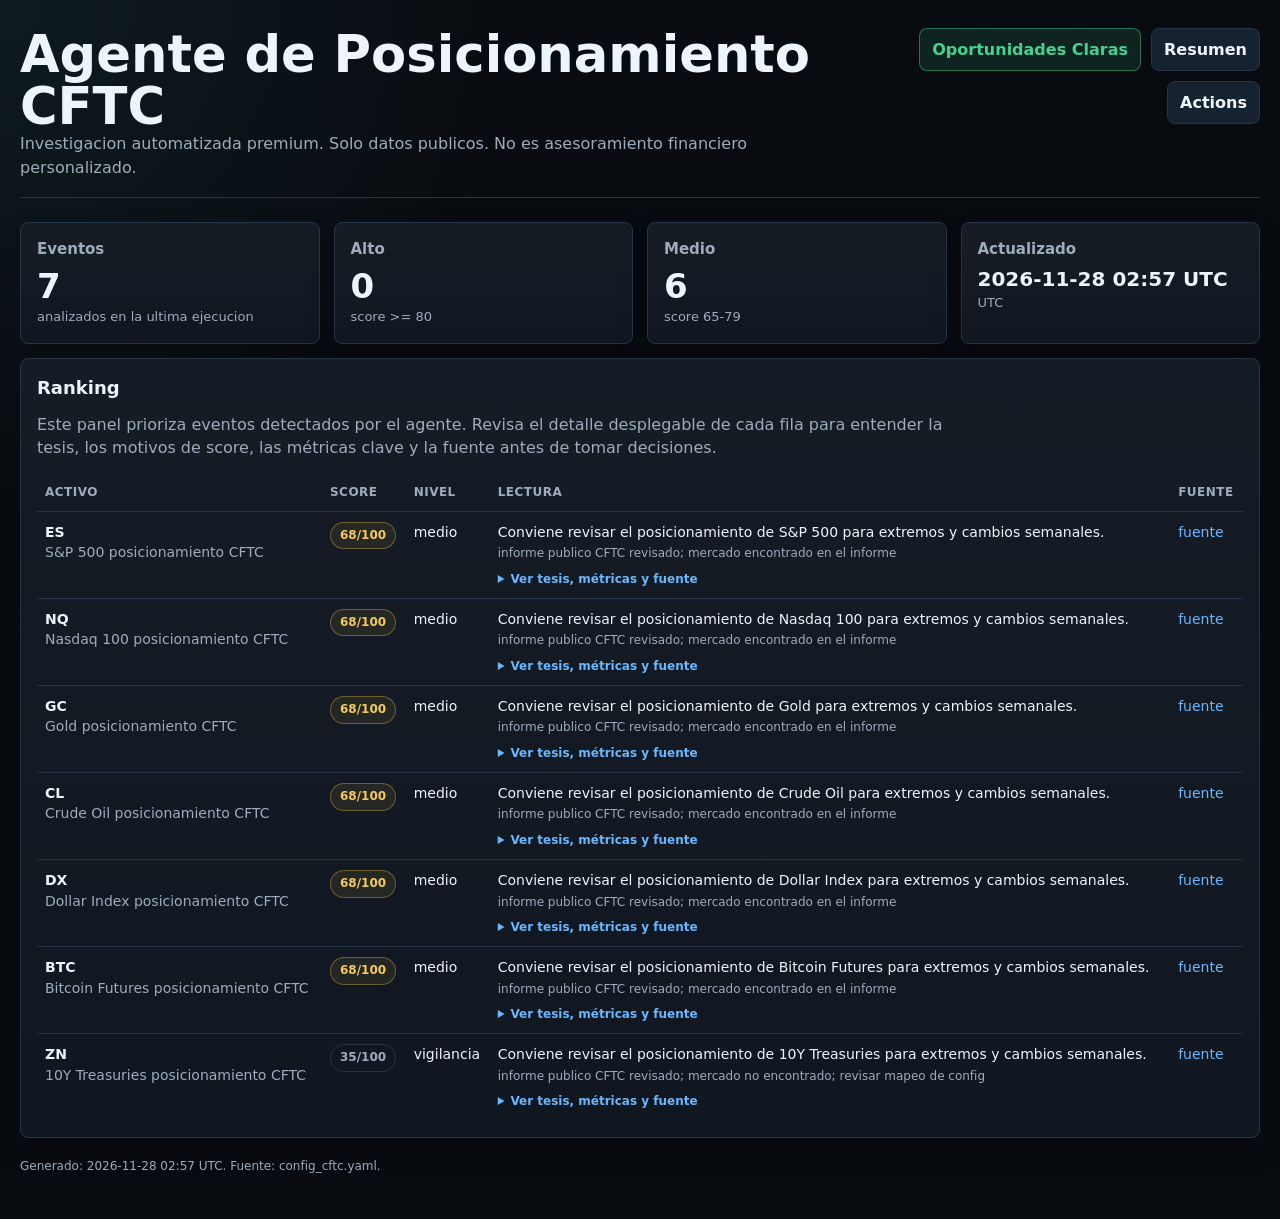
<file: docs/cftc_positioning_dashboard.html>
<!doctype html>
<html lang="es">
<head>
  <meta charset="utf-8">
  <meta name="viewport" content="width=device-width, initial-scale=1">
  <title>Agente de Posicionamiento CFTC</title>
  <style>
    :root {
      color-scheme: dark;
      --bg: #080b10;
      --panel: #101720;
      --panel-2: #0d131b;
      --panel-3: #151f2a;
      --line: #263545;
      --text: #eef4fb;
      --muted: #9eacbb;
      --green: #42d392;
      --yellow: #f4c95d;
      --red: #ff6f61;
      --blue: #69b7ff;
      --cyan: #57d6d1;
    }
    * { box-sizing: border-box; }
    body {
      margin: 0;
      background: radial-gradient(circle at top left, rgba(87, 214, 209, .08), transparent 34rem), var(--bg);
      color: var(--text);
      font-family: ui-sans-serif, system-ui, -apple-system, BlinkMacSystemFont, "Segoe UI", sans-serif;
      line-height: 1.45;
    }
    a { color: var(--blue); text-decoration: none; }
    a:hover { text-decoration: underline; }
    .shell { width: min(1440px, calc(100% - 40px)); margin: 0 auto; padding: 28px 0 44px; }
    .topbar { display: flex; justify-content: space-between; gap: 18px; align-items: flex-start; margin-bottom: 24px; padding-bottom: 18px; border-bottom: 1px solid var(--line); }
    h1 { margin: 0; font-size: clamp(30px, 4vw, 54px); letter-spacing: 0; line-height: 1.02; }
    h2 { margin: 0 0 12px; font-size: 18px; }
    h3 { margin: 0; font-size: 15px; color: var(--muted); font-weight: 650; }
    .muted { color: var(--muted); }
    .nav { display: flex; gap: 10px; flex-wrap: wrap; justify-content: flex-end; }
    .btn { border: 1px solid var(--line); background: #172231; color: var(--text); padding: 9px 12px; border-radius: 8px; font-weight: 750; display: inline-flex; align-items: center; justify-content: center; min-height: 38px; }
    .btn.primary { border-color: rgba(66, 211, 146, .45); background: rgba(66, 211, 146, .12); color: var(--green); }
    .btn.compact { min-height: 32px; padding: 6px 9px; font-size: 12px; }
    .grid { display: grid; grid-template-columns: repeat(12, 1fr); gap: 14px; }
    .card { background: linear-gradient(180deg, rgba(255,255,255,.025), transparent), var(--panel); border: 1px solid var(--line); border-radius: 8px; padding: 16px; min-width: 0; box-shadow: 0 14px 30px rgba(0,0,0,.18); }
    .card.danger { border-color: rgba(255,111,97,.55); background: rgba(255,111,97,.10); }
    .span-3 { grid-column: span 3; }
    .span-4 { grid-column: span 4; }
    .span-5 { grid-column: span 5; }
    .span-7 { grid-column: span 7; }
    .span-8 { grid-column: span 8; }
    .span-12 { grid-column: span 12; }
    .metric { font-size: 34px; line-height: 1.05; font-weight: 800; margin: 8px 0 4px; }
    .metric.small { font-size: 20px; }
    .submetric { color: var(--muted); font-size: 13px; }
    .intro { color: var(--muted); max-width: 920px; margin: 0 0 14px; }
    .pill { display: inline-flex; align-items: center; border: 1px solid var(--line); border-radius: 999px; padding: 4px 9px; font-size: 12px; font-weight: 800; color: var(--muted); }
    .pill.hot { color: var(--green); border-color: rgba(61, 220, 151, .35); background: rgba(61, 220, 151, .08); }
    .pill.watch { color: var(--yellow); border-color: rgba(247, 201, 72, .35); background: rgba(247, 201, 72, .08); }
    .pill.quiet { color: var(--muted); }
    table { width: 100%; border-collapse: collapse; }
    th, td { padding: 10px 8px; border-bottom: 1px solid var(--line); text-align: left; vertical-align: top; }
    th { color: var(--muted); font-size: 12px; text-transform: uppercase; letter-spacing: .04em; }
    td { font-size: 14px; }
    tr:last-child td { border-bottom: 0; }
    .table-wrap { overflow-x: auto; }
    .company { font-weight: 800; }
    .reason { color: var(--muted); font-size: 12px; margin-top: 3px; max-width: 520px; }
    .details { margin-top: 8px; color: var(--muted); }
    .details summary { cursor: pointer; color: var(--blue); font-weight: 750; font-size: 12px; }
    .detail-grid { display: grid; grid-template-columns: repeat(2, minmax(0, 1fr)); gap: 10px; margin-top: 10px; padding: 12px; background: var(--panel-2); border: 1px solid var(--line); border-radius: 8px; }
    .detail-grid strong { color: var(--text); display: block; margin-bottom: 4px; font-size: 12px; text-transform: uppercase; }
    .detail-grid p { margin: 0; font-size: 13px; }
    .status-line { display: flex; align-items: center; justify-content: space-between; gap: 12px; }
    .bar { height: 8px; background: #1a2430; border-radius: 999px; overflow: hidden; margin-top: 10px; }
    .bar > span { display: block; height: 100%; background: var(--green); width: var(--w); }
    footer { color: var(--muted); font-size: 12px; margin-top: 20px; }
    @media (max-width: 980px) {
      .span-3, .span-4, .span-5, .span-7, .span-8 { grid-column: span 12; }
      .topbar { display: block; }
      .nav { justify-content: flex-start; margin-top: 16px; }
      .detail-grid { grid-template-columns: 1fr; }
    }
  </style>
</head>
<body>
<div class="shell">
  <div class="topbar">
    <div>
      <h1>Agente de Posicionamiento CFTC</h1>
      <div class="muted">Investigacion automatizada premium. Solo datos publicos. No es asesoramiento financiero personalizado.</div>
    </div>
    <nav class="nav">
      <a class="btn primary" href="opportunities.html">Oportunidades Claras</a>
      <a class="btn" href="index.html">Resumen</a>
      <a class="btn" href="https://github.com/DiegoSR-git/market-signal-agent/actions">Actions</a>
    </nav>
  </div>
  <section class="grid">
    <div class="card span-3"><h3>Eventos</h3><div class="metric">7</div><div class="submetric">analizados en la ultima ejecucion</div></div>
    <div class="card span-3"><h3>Alto</h3><div class="metric">0</div><div class="submetric">score >= 80</div></div>
    <div class="card span-3"><h3>Medio</h3><div class="metric">6</div><div class="submetric">score 65-79</div></div>
    <div class="card span-3"><h3>Actualizado</h3><div class="metric" style="font-size:20px">2026-11-28 02:57 UTC</div><div class="submetric">UTC</div></div>

    <div class="card span-12">
      <h2>Ranking</h2>
      <p class="intro">Este panel prioriza eventos detectados por el agente. Revisa el detalle desplegable de cada fila para entender la tesis, los motivos de score, las métricas clave y la fuente antes de tomar decisiones.</p>
      <div class="table-wrap"><table><thead><tr><th>Activo</th><th>Score</th><th>Nivel</th><th>Lectura</th><th>Fuente</th></tr></thead><tbody><tr>
          <td><div class="company">ES</div><div class="muted">S&amp;P 500 posicionamiento CFTC</div></td>
          <td><span class="pill watch">68/100</span></td>
          <td>medio</td>
          <td>Conviene revisar el posicionamiento de S&amp;P 500 para extremos y cambios semanales.<div class="reason">informe publico CFTC revisado; mercado encontrado en el informe</div><details class="details">
      <summary>Ver tesis, métricas y fuente</summary>
      <div class="detail-grid">
        <div><strong>Lectura</strong><p>Conviene revisar el posicionamiento de S&amp;P 500 para extremos y cambios semanales.</p></div>
        <div><strong>Motivos</strong><p>informe publico CFTC revisado; mercado encontrado en el informe</p></div>
        <div><strong>Métricas</strong><p>Matched public report: si; Report url: https://www.cftc.gov/dea/newcot/deafut.txt</p></div>
        <div><strong>Fuente</strong><p><a href="https://www.cftc.gov/dea/newcot/deafut.txt">Abrir fuente</a></p></div>
      </div>
    </details></td>
          <td><a href="https://www.cftc.gov/dea/newcot/deafut.txt">fuente</a></td>
        </tr><tr>
          <td><div class="company">NQ</div><div class="muted">Nasdaq 100 posicionamiento CFTC</div></td>
          <td><span class="pill watch">68/100</span></td>
          <td>medio</td>
          <td>Conviene revisar el posicionamiento de Nasdaq 100 para extremos y cambios semanales.<div class="reason">informe publico CFTC revisado; mercado encontrado en el informe</div><details class="details">
      <summary>Ver tesis, métricas y fuente</summary>
      <div class="detail-grid">
        <div><strong>Lectura</strong><p>Conviene revisar el posicionamiento de Nasdaq 100 para extremos y cambios semanales.</p></div>
        <div><strong>Motivos</strong><p>informe publico CFTC revisado; mercado encontrado en el informe</p></div>
        <div><strong>Métricas</strong><p>Matched public report: si; Report url: https://www.cftc.gov/dea/newcot/deafut.txt</p></div>
        <div><strong>Fuente</strong><p><a href="https://www.cftc.gov/dea/newcot/deafut.txt">Abrir fuente</a></p></div>
      </div>
    </details></td>
          <td><a href="https://www.cftc.gov/dea/newcot/deafut.txt">fuente</a></td>
        </tr><tr>
          <td><div class="company">GC</div><div class="muted">Gold posicionamiento CFTC</div></td>
          <td><span class="pill watch">68/100</span></td>
          <td>medio</td>
          <td>Conviene revisar el posicionamiento de Gold para extremos y cambios semanales.<div class="reason">informe publico CFTC revisado; mercado encontrado en el informe</div><details class="details">
      <summary>Ver tesis, métricas y fuente</summary>
      <div class="detail-grid">
        <div><strong>Lectura</strong><p>Conviene revisar el posicionamiento de Gold para extremos y cambios semanales.</p></div>
        <div><strong>Motivos</strong><p>informe publico CFTC revisado; mercado encontrado en el informe</p></div>
        <div><strong>Métricas</strong><p>Matched public report: si; Report url: https://www.cftc.gov/dea/newcot/deafut.txt</p></div>
        <div><strong>Fuente</strong><p><a href="https://www.cftc.gov/dea/newcot/deafut.txt">Abrir fuente</a></p></div>
      </div>
    </details></td>
          <td><a href="https://www.cftc.gov/dea/newcot/deafut.txt">fuente</a></td>
        </tr><tr>
          <td><div class="company">CL</div><div class="muted">Crude Oil posicionamiento CFTC</div></td>
          <td><span class="pill watch">68/100</span></td>
          <td>medio</td>
          <td>Conviene revisar el posicionamiento de Crude Oil para extremos y cambios semanales.<div class="reason">informe publico CFTC revisado; mercado encontrado en el informe</div><details class="details">
      <summary>Ver tesis, métricas y fuente</summary>
      <div class="detail-grid">
        <div><strong>Lectura</strong><p>Conviene revisar el posicionamiento de Crude Oil para extremos y cambios semanales.</p></div>
        <div><strong>Motivos</strong><p>informe publico CFTC revisado; mercado encontrado en el informe</p></div>
        <div><strong>Métricas</strong><p>Matched public report: si; Report url: https://www.cftc.gov/dea/newcot/deafut.txt</p></div>
        <div><strong>Fuente</strong><p><a href="https://www.cftc.gov/dea/newcot/deafut.txt">Abrir fuente</a></p></div>
      </div>
    </details></td>
          <td><a href="https://www.cftc.gov/dea/newcot/deafut.txt">fuente</a></td>
        </tr><tr>
          <td><div class="company">DX</div><div class="muted">Dollar Index posicionamiento CFTC</div></td>
          <td><span class="pill watch">68/100</span></td>
          <td>medio</td>
          <td>Conviene revisar el posicionamiento de Dollar Index para extremos y cambios semanales.<div class="reason">informe publico CFTC revisado; mercado encontrado en el informe</div><details class="details">
      <summary>Ver tesis, métricas y fuente</summary>
      <div class="detail-grid">
        <div><strong>Lectura</strong><p>Conviene revisar el posicionamiento de Dollar Index para extremos y cambios semanales.</p></div>
        <div><strong>Motivos</strong><p>informe publico CFTC revisado; mercado encontrado en el informe</p></div>
        <div><strong>Métricas</strong><p>Matched public report: si; Report url: https://www.cftc.gov/dea/newcot/deafut.txt</p></div>
        <div><strong>Fuente</strong><p><a href="https://www.cftc.gov/dea/newcot/deafut.txt">Abrir fuente</a></p></div>
      </div>
    </details></td>
          <td><a href="https://www.cftc.gov/dea/newcot/deafut.txt">fuente</a></td>
        </tr><tr>
          <td><div class="company">BTC</div><div class="muted">Bitcoin Futures posicionamiento CFTC</div></td>
          <td><span class="pill watch">68/100</span></td>
          <td>medio</td>
          <td>Conviene revisar el posicionamiento de Bitcoin Futures para extremos y cambios semanales.<div class="reason">informe publico CFTC revisado; mercado encontrado en el informe</div><details class="details">
      <summary>Ver tesis, métricas y fuente</summary>
      <div class="detail-grid">
        <div><strong>Lectura</strong><p>Conviene revisar el posicionamiento de Bitcoin Futures para extremos y cambios semanales.</p></div>
        <div><strong>Motivos</strong><p>informe publico CFTC revisado; mercado encontrado en el informe</p></div>
        <div><strong>Métricas</strong><p>Matched public report: si; Report url: https://www.cftc.gov/dea/newcot/deafut.txt</p></div>
        <div><strong>Fuente</strong><p><a href="https://www.cftc.gov/dea/newcot/deafut.txt">Abrir fuente</a></p></div>
      </div>
    </details></td>
          <td><a href="https://www.cftc.gov/dea/newcot/deafut.txt">fuente</a></td>
        </tr><tr>
          <td><div class="company">ZN</div><div class="muted">10Y Treasuries posicionamiento CFTC</div></td>
          <td><span class="pill quiet">35/100</span></td>
          <td>vigilancia</td>
          <td>Conviene revisar el posicionamiento de 10Y Treasuries para extremos y cambios semanales.<div class="reason">informe publico CFTC revisado; mercado no encontrado; revisar mapeo de config</div><details class="details">
      <summary>Ver tesis, métricas y fuente</summary>
      <div class="detail-grid">
        <div><strong>Lectura</strong><p>Conviene revisar el posicionamiento de 10Y Treasuries para extremos y cambios semanales.</p></div>
        <div><strong>Motivos</strong><p>informe publico CFTC revisado; mercado no encontrado; revisar mapeo de config</p></div>
        <div><strong>Métricas</strong><p>Matched public report: no; Report url: https://www.cftc.gov/dea/newcot/deafut.txt</p></div>
        <div><strong>Fuente</strong><p><a href="https://www.cftc.gov/dea/newcot/deafut.txt">Abrir fuente</a></p></div>
      </div>
    </details></td>
          <td><a href="https://www.cftc.gov/dea/newcot/deafut.txt">fuente</a></td>
        </tr></tbody></table></div>
    </div>
  </section>
  <footer>Generado: 2026-11-28 02:57 UTC. Fuente: config_cftc.yaml.</footer>
</div>
</body>
</html>
</file>
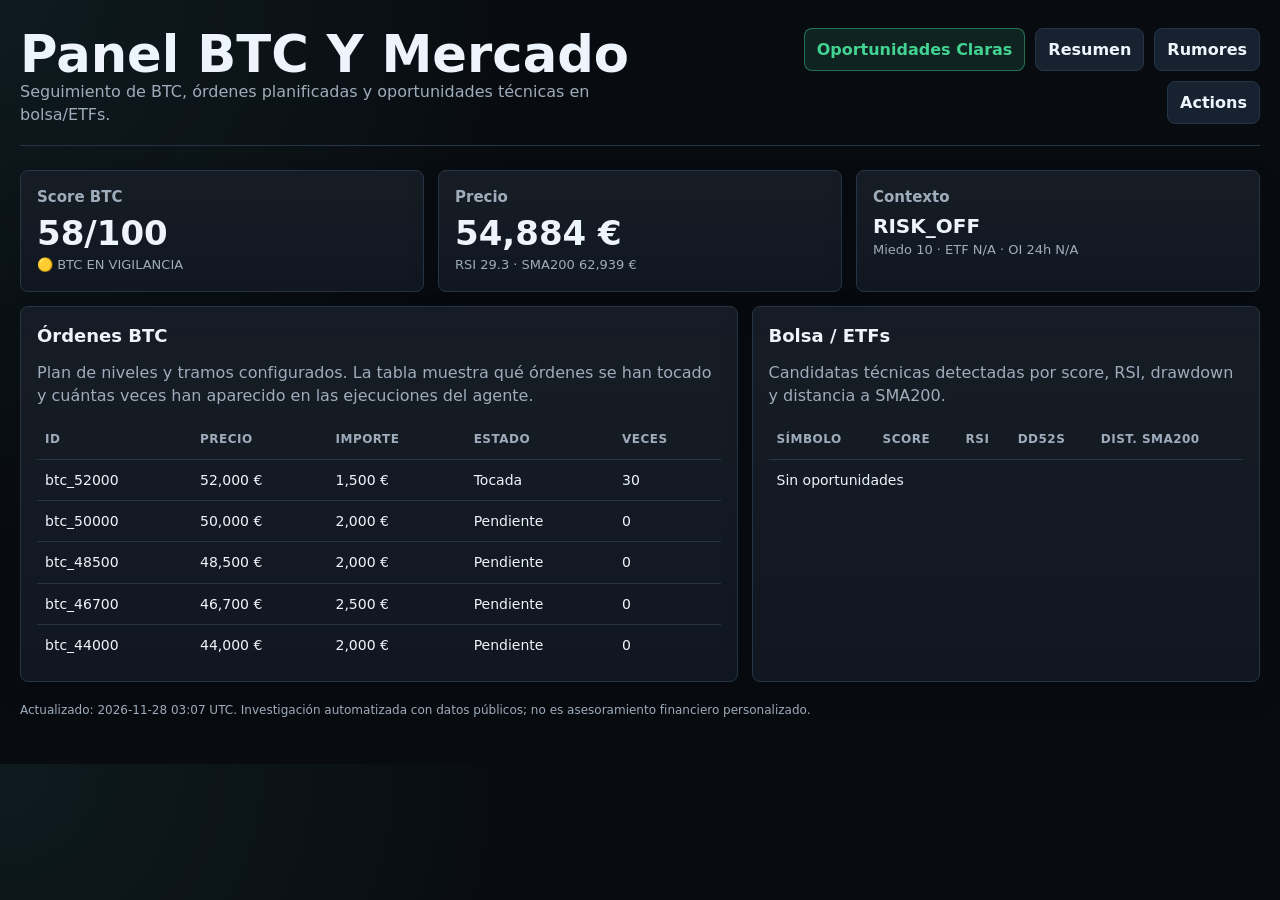
<file: docs/dashboard.html>
<!doctype html>
<html lang="es">
<head>
  <meta charset="utf-8">
  <meta name="viewport" content="width=device-width, initial-scale=1">
  <title>Panel BTC Y Mercado</title>
  <style>
    :root {
      color-scheme: dark;
      --bg: #080b10;
      --panel: #101720;
      --panel-2: #0d131b;
      --panel-3: #151f2a;
      --line: #263545;
      --text: #eef4fb;
      --muted: #9eacbb;
      --green: #42d392;
      --yellow: #f4c95d;
      --red: #ff6f61;
      --blue: #69b7ff;
      --cyan: #57d6d1;
    }
    * { box-sizing: border-box; }
    body {
      margin: 0;
      background: radial-gradient(circle at top left, rgba(87, 214, 209, .08), transparent 34rem), var(--bg);
      color: var(--text);
      font-family: ui-sans-serif, system-ui, -apple-system, BlinkMacSystemFont, "Segoe UI", sans-serif;
      line-height: 1.45;
    }
    a { color: var(--blue); text-decoration: none; }
    a:hover { text-decoration: underline; }
    .shell { width: min(1440px, calc(100% - 40px)); margin: 0 auto; padding: 28px 0 44px; }
    .topbar { display: flex; justify-content: space-between; gap: 18px; align-items: flex-start; margin-bottom: 24px; padding-bottom: 18px; border-bottom: 1px solid var(--line); }
    h1 { margin: 0; font-size: clamp(30px, 4vw, 54px); letter-spacing: 0; line-height: 1.02; }
    h2 { margin: 0 0 12px; font-size: 18px; }
    h3 { margin: 0; font-size: 15px; color: var(--muted); font-weight: 650; }
    .muted { color: var(--muted); }
    .nav { display: flex; gap: 10px; flex-wrap: wrap; justify-content: flex-end; }
    .btn { border: 1px solid var(--line); background: #172231; color: var(--text); padding: 9px 12px; border-radius: 8px; font-weight: 750; display: inline-flex; align-items: center; justify-content: center; min-height: 38px; }
    .btn.primary { border-color: rgba(66, 211, 146, .45); background: rgba(66, 211, 146, .12); color: var(--green); }
    .btn.compact { min-height: 32px; padding: 6px 9px; font-size: 12px; }
    .grid { display: grid; grid-template-columns: repeat(12, 1fr); gap: 14px; }
    .card { background: linear-gradient(180deg, rgba(255,255,255,.025), transparent), var(--panel); border: 1px solid var(--line); border-radius: 8px; padding: 16px; min-width: 0; box-shadow: 0 14px 30px rgba(0,0,0,.18); }
    .card.danger { border-color: rgba(255,111,97,.55); background: rgba(255,111,97,.10); }
    .span-3 { grid-column: span 3; }
    .span-4 { grid-column: span 4; }
    .span-5 { grid-column: span 5; }
    .span-7 { grid-column: span 7; }
    .span-8 { grid-column: span 8; }
    .span-12 { grid-column: span 12; }
    .metric { font-size: 34px; line-height: 1.05; font-weight: 800; margin: 8px 0 4px; }
    .metric.small { font-size: 20px; }
    .submetric { color: var(--muted); font-size: 13px; }
    .intro { color: var(--muted); max-width: 920px; margin: 0 0 14px; }
    .pill { display: inline-flex; align-items: center; border: 1px solid var(--line); border-radius: 999px; padding: 4px 9px; font-size: 12px; font-weight: 800; color: var(--muted); }
    .pill.hot { color: var(--green); border-color: rgba(61, 220, 151, .35); background: rgba(61, 220, 151, .08); }
    .pill.watch { color: var(--yellow); border-color: rgba(247, 201, 72, .35); background: rgba(247, 201, 72, .08); }
    .pill.quiet { color: var(--muted); }
    table { width: 100%; border-collapse: collapse; }
    th, td { padding: 10px 8px; border-bottom: 1px solid var(--line); text-align: left; vertical-align: top; }
    th { color: var(--muted); font-size: 12px; text-transform: uppercase; letter-spacing: .04em; }
    td { font-size: 14px; }
    tr:last-child td { border-bottom: 0; }
    .table-wrap { overflow-x: auto; }
    .company { font-weight: 800; }
    .reason { color: var(--muted); font-size: 12px; margin-top: 3px; max-width: 520px; }
    .details { margin-top: 8px; color: var(--muted); }
    .details summary { cursor: pointer; color: var(--blue); font-weight: 750; font-size: 12px; }
    .detail-grid { display: grid; grid-template-columns: repeat(2, minmax(0, 1fr)); gap: 10px; margin-top: 10px; padding: 12px; background: var(--panel-2); border: 1px solid var(--line); border-radius: 8px; }
    .detail-grid strong { color: var(--text); display: block; margin-bottom: 4px; font-size: 12px; text-transform: uppercase; }
    .detail-grid p { margin: 0; font-size: 13px; }
    .status-line { display: flex; align-items: center; justify-content: space-between; gap: 12px; }
    .bar { height: 8px; background: #1a2430; border-radius: 999px; overflow: hidden; margin-top: 10px; }
    .bar > span { display: block; height: 100%; background: var(--green); width: var(--w); }
    footer { color: var(--muted); font-size: 12px; margin-top: 20px; }
    @media (max-width: 980px) {
      .span-3, .span-4, .span-5, .span-7, .span-8 { grid-column: span 12; }
      .topbar { display: block; }
      .nav { justify-content: flex-start; margin-top: 16px; }
      .detail-grid { grid-template-columns: 1fr; }
    }
  </style>
</head>
<body>
<div class="shell">
  <div class="topbar">
    <div>
      <h1>Panel BTC Y Mercado</h1>
      <div class="muted">Seguimiento de BTC, órdenes planificadas y oportunidades técnicas en bolsa/ETFs.</div>
    </div>
    <nav class="nav">
      <a class="btn primary" href="opportunities.html">Oportunidades Claras</a>
      <a class="btn" href="index.html">Resumen</a>
      <a class="btn" href="event_rumor_dashboard.html">Rumores</a>
      <a class="btn" href="https://github.com/DiegoSR-git/market-signal-agent/actions">Actions</a>
    </nav>
  </div>
  <section class="grid">
    <div class="card span-4">
      <h3>Score BTC</h3>
      <div class="metric">58/100</div>
      <div class="submetric">🟡 BTC EN VIGILANCIA</div>
    </div>
    <div class="card span-4">
      <h3>Precio</h3>
      <div class="metric">54,884 €</div>
      <div class="submetric">RSI 29.3 · SMA200 62,939 €</div>
    </div>
    <div class="card span-4">
      <h3>Contexto</h3>
      <div class="metric small">RISK_OFF</div>
      <div class="submetric">Miedo 10 · ETF N/A · OI 24h N/A</div>
    </div>
    <div class="card span-7">
      <h2>Órdenes BTC</h2>
      <p class="intro">Plan de niveles y tramos configurados. La tabla muestra qué órdenes se han tocado y cuántas veces han aparecido en las ejecuciones del agente.</p>
      <div class="table-wrap"><table><thead><tr><th>ID</th><th>Precio</th><th>Importe</th><th>Estado</th><th>Veces</th></tr></thead><tbody><tr><td>btc_52000</td><td>52,000 €</td><td>1,500 €</td><td>Tocada</td><td>30</td></tr><tr><td>btc_50000</td><td>50,000 €</td><td>2,000 €</td><td>Pendiente</td><td>0</td></tr><tr><td>btc_48500</td><td>48,500 €</td><td>2,000 €</td><td>Pendiente</td><td>0</td></tr><tr><td>btc_46700</td><td>46,700 €</td><td>2,500 €</td><td>Pendiente</td><td>0</td></tr><tr><td>btc_44000</td><td>44,000 €</td><td>2,000 €</td><td>Pendiente</td><td>0</td></tr></tbody></table></div>
    </div>
    <div class="card span-5">
      <h2>Bolsa / ETFs</h2>
      <p class="intro">Candidatas técnicas detectadas por score, RSI, drawdown y distancia a SMA200.</p>
      <div class="table-wrap"><table><thead><tr><th>Símbolo</th><th>Score</th><th>RSI</th><th>DD52s</th><th>Dist. SMA200</th></tr></thead><tbody><tr><td colspan="5">Sin oportunidades</td></tr></tbody></table></div>
    </div>
  </section>
  <footer>Actualizado: 2026-11-28 03:07 UTC. Investigación automatizada con datos públicos; no es asesoramiento financiero personalizado.</footer>
</div>
</body>
</html>
</file>
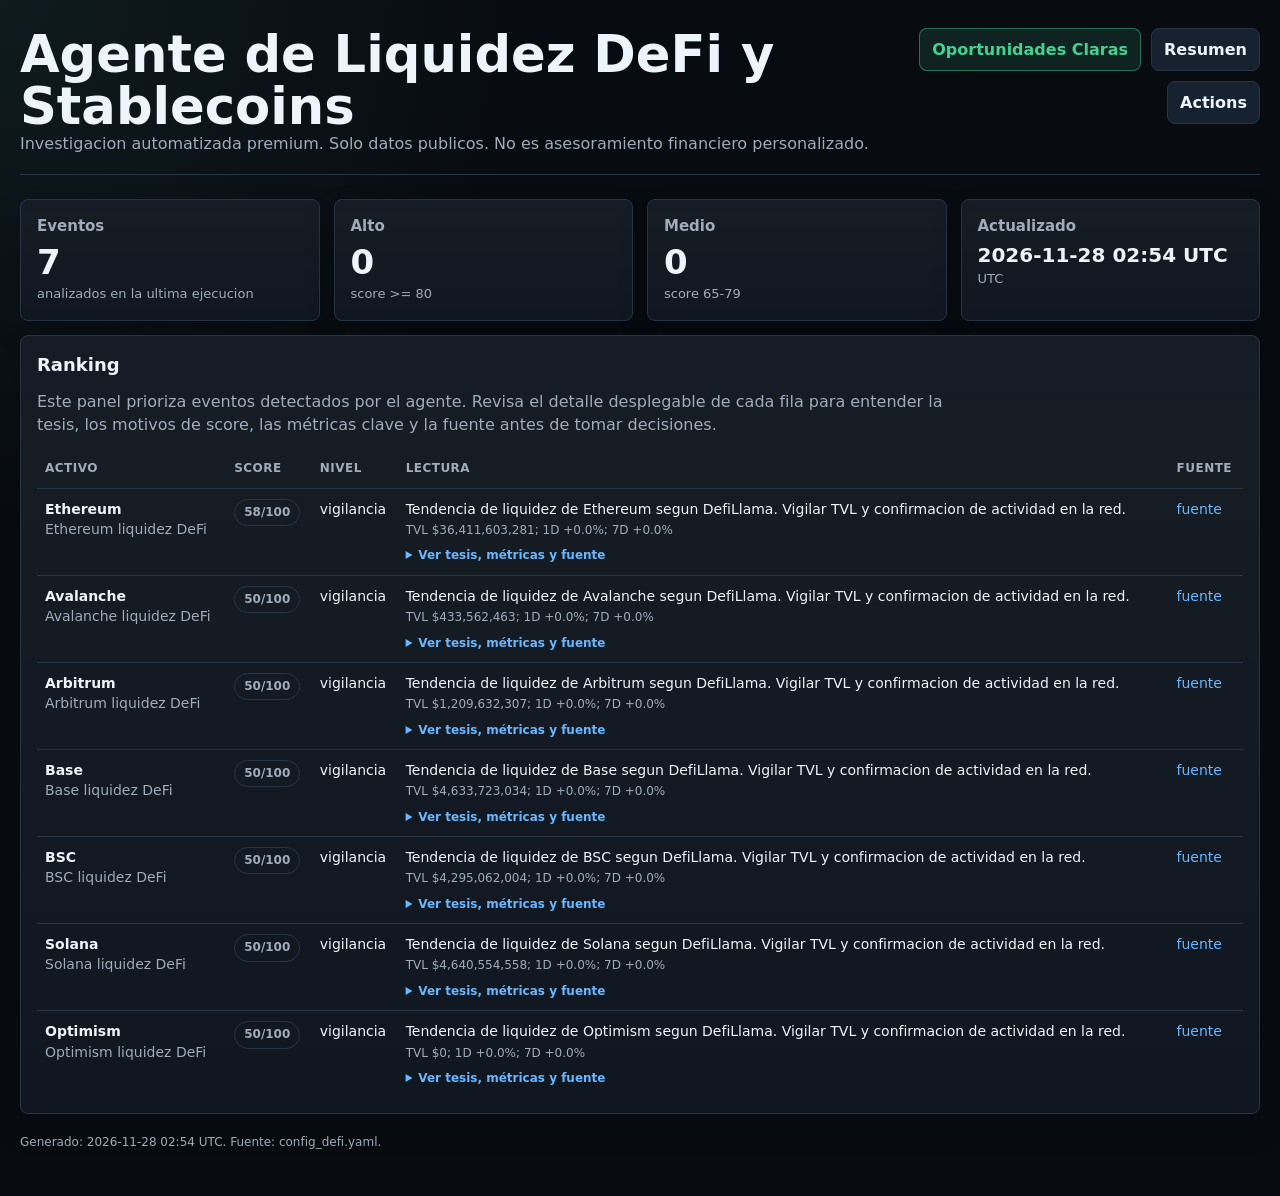
<file: docs/defi_liquidity_dashboard.html>
<!doctype html>
<html lang="es">
<head>
  <meta charset="utf-8">
  <meta name="viewport" content="width=device-width, initial-scale=1">
  <title>Agente de Liquidez DeFi y Stablecoins</title>
  <style>
    :root {
      color-scheme: dark;
      --bg: #080b10;
      --panel: #101720;
      --panel-2: #0d131b;
      --panel-3: #151f2a;
      --line: #263545;
      --text: #eef4fb;
      --muted: #9eacbb;
      --green: #42d392;
      --yellow: #f4c95d;
      --red: #ff6f61;
      --blue: #69b7ff;
      --cyan: #57d6d1;
    }
    * { box-sizing: border-box; }
    body {
      margin: 0;
      background: radial-gradient(circle at top left, rgba(87, 214, 209, .08), transparent 34rem), var(--bg);
      color: var(--text);
      font-family: ui-sans-serif, system-ui, -apple-system, BlinkMacSystemFont, "Segoe UI", sans-serif;
      line-height: 1.45;
    }
    a { color: var(--blue); text-decoration: none; }
    a:hover { text-decoration: underline; }
    .shell { width: min(1440px, calc(100% - 40px)); margin: 0 auto; padding: 28px 0 44px; }
    .topbar { display: flex; justify-content: space-between; gap: 18px; align-items: flex-start; margin-bottom: 24px; padding-bottom: 18px; border-bottom: 1px solid var(--line); }
    h1 { margin: 0; font-size: clamp(30px, 4vw, 54px); letter-spacing: 0; line-height: 1.02; }
    h2 { margin: 0 0 12px; font-size: 18px; }
    h3 { margin: 0; font-size: 15px; color: var(--muted); font-weight: 650; }
    .muted { color: var(--muted); }
    .nav { display: flex; gap: 10px; flex-wrap: wrap; justify-content: flex-end; }
    .btn { border: 1px solid var(--line); background: #172231; color: var(--text); padding: 9px 12px; border-radius: 8px; font-weight: 750; display: inline-flex; align-items: center; justify-content: center; min-height: 38px; }
    .btn.primary { border-color: rgba(66, 211, 146, .45); background: rgba(66, 211, 146, .12); color: var(--green); }
    .btn.compact { min-height: 32px; padding: 6px 9px; font-size: 12px; }
    .grid { display: grid; grid-template-columns: repeat(12, 1fr); gap: 14px; }
    .card { background: linear-gradient(180deg, rgba(255,255,255,.025), transparent), var(--panel); border: 1px solid var(--line); border-radius: 8px; padding: 16px; min-width: 0; box-shadow: 0 14px 30px rgba(0,0,0,.18); }
    .card.danger { border-color: rgba(255,111,97,.55); background: rgba(255,111,97,.10); }
    .span-3 { grid-column: span 3; }
    .span-4 { grid-column: span 4; }
    .span-5 { grid-column: span 5; }
    .span-7 { grid-column: span 7; }
    .span-8 { grid-column: span 8; }
    .span-12 { grid-column: span 12; }
    .metric { font-size: 34px; line-height: 1.05; font-weight: 800; margin: 8px 0 4px; }
    .metric.small { font-size: 20px; }
    .submetric { color: var(--muted); font-size: 13px; }
    .intro { color: var(--muted); max-width: 920px; margin: 0 0 14px; }
    .pill { display: inline-flex; align-items: center; border: 1px solid var(--line); border-radius: 999px; padding: 4px 9px; font-size: 12px; font-weight: 800; color: var(--muted); }
    .pill.hot { color: var(--green); border-color: rgba(61, 220, 151, .35); background: rgba(61, 220, 151, .08); }
    .pill.watch { color: var(--yellow); border-color: rgba(247, 201, 72, .35); background: rgba(247, 201, 72, .08); }
    .pill.quiet { color: var(--muted); }
    table { width: 100%; border-collapse: collapse; }
    th, td { padding: 10px 8px; border-bottom: 1px solid var(--line); text-align: left; vertical-align: top; }
    th { color: var(--muted); font-size: 12px; text-transform: uppercase; letter-spacing: .04em; }
    td { font-size: 14px; }
    tr:last-child td { border-bottom: 0; }
    .table-wrap { overflow-x: auto; }
    .company { font-weight: 800; }
    .reason { color: var(--muted); font-size: 12px; margin-top: 3px; max-width: 520px; }
    .details { margin-top: 8px; color: var(--muted); }
    .details summary { cursor: pointer; color: var(--blue); font-weight: 750; font-size: 12px; }
    .detail-grid { display: grid; grid-template-columns: repeat(2, minmax(0, 1fr)); gap: 10px; margin-top: 10px; padding: 12px; background: var(--panel-2); border: 1px solid var(--line); border-radius: 8px; }
    .detail-grid strong { color: var(--text); display: block; margin-bottom: 4px; font-size: 12px; text-transform: uppercase; }
    .detail-grid p { margin: 0; font-size: 13px; }
    .status-line { display: flex; align-items: center; justify-content: space-between; gap: 12px; }
    .bar { height: 8px; background: #1a2430; border-radius: 999px; overflow: hidden; margin-top: 10px; }
    .bar > span { display: block; height: 100%; background: var(--green); width: var(--w); }
    footer { color: var(--muted); font-size: 12px; margin-top: 20px; }
    @media (max-width: 980px) {
      .span-3, .span-4, .span-5, .span-7, .span-8 { grid-column: span 12; }
      .topbar { display: block; }
      .nav { justify-content: flex-start; margin-top: 16px; }
      .detail-grid { grid-template-columns: 1fr; }
    }
  </style>
</head>
<body>
<div class="shell">
  <div class="topbar">
    <div>
      <h1>Agente de Liquidez DeFi y Stablecoins</h1>
      <div class="muted">Investigacion automatizada premium. Solo datos publicos. No es asesoramiento financiero personalizado.</div>
    </div>
    <nav class="nav">
      <a class="btn primary" href="opportunities.html">Oportunidades Claras</a>
      <a class="btn" href="index.html">Resumen</a>
      <a class="btn" href="https://github.com/DiegoSR-git/market-signal-agent/actions">Actions</a>
    </nav>
  </div>
  <section class="grid">
    <div class="card span-3"><h3>Eventos</h3><div class="metric">7</div><div class="submetric">analizados en la ultima ejecucion</div></div>
    <div class="card span-3"><h3>Alto</h3><div class="metric">0</div><div class="submetric">score >= 80</div></div>
    <div class="card span-3"><h3>Medio</h3><div class="metric">0</div><div class="submetric">score 65-79</div></div>
    <div class="card span-3"><h3>Actualizado</h3><div class="metric" style="font-size:20px">2026-11-28 02:54 UTC</div><div class="submetric">UTC</div></div>

    <div class="card span-12">
      <h2>Ranking</h2>
      <p class="intro">Este panel prioriza eventos detectados por el agente. Revisa el detalle desplegable de cada fila para entender la tesis, los motivos de score, las métricas clave y la fuente antes de tomar decisiones.</p>
      <div class="table-wrap"><table><thead><tr><th>Activo</th><th>Score</th><th>Nivel</th><th>Lectura</th><th>Fuente</th></tr></thead><tbody><tr>
          <td><div class="company">Ethereum</div><div class="muted">Ethereum liquidez DeFi</div></td>
          <td><span class="pill quiet">58/100</span></td>
          <td>vigilancia</td>
          <td>Tendencia de liquidez de Ethereum segun DefiLlama. Vigilar TVL y confirmacion de actividad en la red.<div class="reason">TVL $36,411,603,281; 1D +0.0%; 7D +0.0%</div><details class="details">
      <summary>Ver tesis, métricas y fuente</summary>
      <div class="detail-grid">
        <div><strong>Lectura</strong><p>Tendencia de liquidez de Ethereum segun DefiLlama. Vigilar TVL y confirmacion de actividad en la red.</p></div>
        <div><strong>Motivos</strong><p>TVL $36,411,603,281; 1D +0.0%; 7D +0.0%</p></div>
        <div><strong>Métricas</strong><p>Tvl: 36411603281.03; Change 1d: 0.00; Change 7d: 0.00</p></div>
        <div><strong>Fuente</strong><p><a href="https://defillama.com/chains">Abrir fuente</a></p></div>
      </div>
    </details></td>
          <td><a href="https://defillama.com/chains">fuente</a></td>
        </tr><tr>
          <td><div class="company">Avalanche</div><div class="muted">Avalanche liquidez DeFi</div></td>
          <td><span class="pill quiet">50/100</span></td>
          <td>vigilancia</td>
          <td>Tendencia de liquidez de Avalanche segun DefiLlama. Vigilar TVL y confirmacion de actividad en la red.<div class="reason">TVL $433,562,463; 1D +0.0%; 7D +0.0%</div><details class="details">
      <summary>Ver tesis, métricas y fuente</summary>
      <div class="detail-grid">
        <div><strong>Lectura</strong><p>Tendencia de liquidez de Avalanche segun DefiLlama. Vigilar TVL y confirmacion de actividad en la red.</p></div>
        <div><strong>Motivos</strong><p>TVL $433,562,463; 1D +0.0%; 7D +0.0%</p></div>
        <div><strong>Métricas</strong><p>Tvl: 433562462.96; Change 1d: 0.00; Change 7d: 0.00</p></div>
        <div><strong>Fuente</strong><p><a href="https://defillama.com/chains">Abrir fuente</a></p></div>
      </div>
    </details></td>
          <td><a href="https://defillama.com/chains">fuente</a></td>
        </tr><tr>
          <td><div class="company">Arbitrum</div><div class="muted">Arbitrum liquidez DeFi</div></td>
          <td><span class="pill quiet">50/100</span></td>
          <td>vigilancia</td>
          <td>Tendencia de liquidez de Arbitrum segun DefiLlama. Vigilar TVL y confirmacion de actividad en la red.<div class="reason">TVL $1,209,632,307; 1D +0.0%; 7D +0.0%</div><details class="details">
      <summary>Ver tesis, métricas y fuente</summary>
      <div class="detail-grid">
        <div><strong>Lectura</strong><p>Tendencia de liquidez de Arbitrum segun DefiLlama. Vigilar TVL y confirmacion de actividad en la red.</p></div>
        <div><strong>Motivos</strong><p>TVL $1,209,632,307; 1D +0.0%; 7D +0.0%</p></div>
        <div><strong>Métricas</strong><p>Tvl: 1209632306.60; Change 1d: 0.00; Change 7d: 0.00</p></div>
        <div><strong>Fuente</strong><p><a href="https://defillama.com/chains">Abrir fuente</a></p></div>
      </div>
    </details></td>
          <td><a href="https://defillama.com/chains">fuente</a></td>
        </tr><tr>
          <td><div class="company">Base</div><div class="muted">Base liquidez DeFi</div></td>
          <td><span class="pill quiet">50/100</span></td>
          <td>vigilancia</td>
          <td>Tendencia de liquidez de Base segun DefiLlama. Vigilar TVL y confirmacion de actividad en la red.<div class="reason">TVL $4,633,723,034; 1D +0.0%; 7D +0.0%</div><details class="details">
      <summary>Ver tesis, métricas y fuente</summary>
      <div class="detail-grid">
        <div><strong>Lectura</strong><p>Tendencia de liquidez de Base segun DefiLlama. Vigilar TVL y confirmacion de actividad en la red.</p></div>
        <div><strong>Motivos</strong><p>TVL $4,633,723,034; 1D +0.0%; 7D +0.0%</p></div>
        <div><strong>Métricas</strong><p>Tvl: 4633723034.10; Change 1d: 0.00; Change 7d: 0.00</p></div>
        <div><strong>Fuente</strong><p><a href="https://defillama.com/chains">Abrir fuente</a></p></div>
      </div>
    </details></td>
          <td><a href="https://defillama.com/chains">fuente</a></td>
        </tr><tr>
          <td><div class="company">BSC</div><div class="muted">BSC liquidez DeFi</div></td>
          <td><span class="pill quiet">50/100</span></td>
          <td>vigilancia</td>
          <td>Tendencia de liquidez de BSC segun DefiLlama. Vigilar TVL y confirmacion de actividad en la red.<div class="reason">TVL $4,295,062,004; 1D +0.0%; 7D +0.0%</div><details class="details">
      <summary>Ver tesis, métricas y fuente</summary>
      <div class="detail-grid">
        <div><strong>Lectura</strong><p>Tendencia de liquidez de BSC segun DefiLlama. Vigilar TVL y confirmacion de actividad en la red.</p></div>
        <div><strong>Motivos</strong><p>TVL $4,295,062,004; 1D +0.0%; 7D +0.0%</p></div>
        <div><strong>Métricas</strong><p>Tvl: 4295062003.68; Change 1d: 0.00; Change 7d: 0.00</p></div>
        <div><strong>Fuente</strong><p><a href="https://defillama.com/chains">Abrir fuente</a></p></div>
      </div>
    </details></td>
          <td><a href="https://defillama.com/chains">fuente</a></td>
        </tr><tr>
          <td><div class="company">Solana</div><div class="muted">Solana liquidez DeFi</div></td>
          <td><span class="pill quiet">50/100</span></td>
          <td>vigilancia</td>
          <td>Tendencia de liquidez de Solana segun DefiLlama. Vigilar TVL y confirmacion de actividad en la red.<div class="reason">TVL $4,640,554,558; 1D +0.0%; 7D +0.0%</div><details class="details">
      <summary>Ver tesis, métricas y fuente</summary>
      <div class="detail-grid">
        <div><strong>Lectura</strong><p>Tendencia de liquidez de Solana segun DefiLlama. Vigilar TVL y confirmacion de actividad en la red.</p></div>
        <div><strong>Motivos</strong><p>TVL $4,640,554,558; 1D +0.0%; 7D +0.0%</p></div>
        <div><strong>Métricas</strong><p>Tvl: 4640554558.02; Change 1d: 0.00; Change 7d: 0.00</p></div>
        <div><strong>Fuente</strong><p><a href="https://defillama.com/chains">Abrir fuente</a></p></div>
      </div>
    </details></td>
          <td><a href="https://defillama.com/chains">fuente</a></td>
        </tr><tr>
          <td><div class="company">Optimism</div><div class="muted">Optimism liquidez DeFi</div></td>
          <td><span class="pill quiet">50/100</span></td>
          <td>vigilancia</td>
          <td>Tendencia de liquidez de Optimism segun DefiLlama. Vigilar TVL y confirmacion de actividad en la red.<div class="reason">TVL $0; 1D +0.0%; 7D +0.0%</div><details class="details">
      <summary>Ver tesis, métricas y fuente</summary>
      <div class="detail-grid">
        <div><strong>Lectura</strong><p>Tendencia de liquidez de Optimism segun DefiLlama. Vigilar TVL y confirmacion de actividad en la red.</p></div>
        <div><strong>Motivos</strong><p>TVL $0; 1D +0.0%; 7D +0.0%</p></div>
        <div><strong>Métricas</strong><p>Tvl: 0.00; Change 1d: 0.00; Change 7d: 0.00</p></div>
        <div><strong>Fuente</strong><p><a href="https://defillama.com/chains">Abrir fuente</a></p></div>
      </div>
    </details></td>
          <td><a href="https://defillama.com/chains">fuente</a></td>
        </tr></tbody></table></div>
    </div>
  </section>
  <footer>Generado: 2026-11-28 02:54 UTC. Fuente: config_defi.yaml.</footer>
</div>
</body>
</html>
</file>
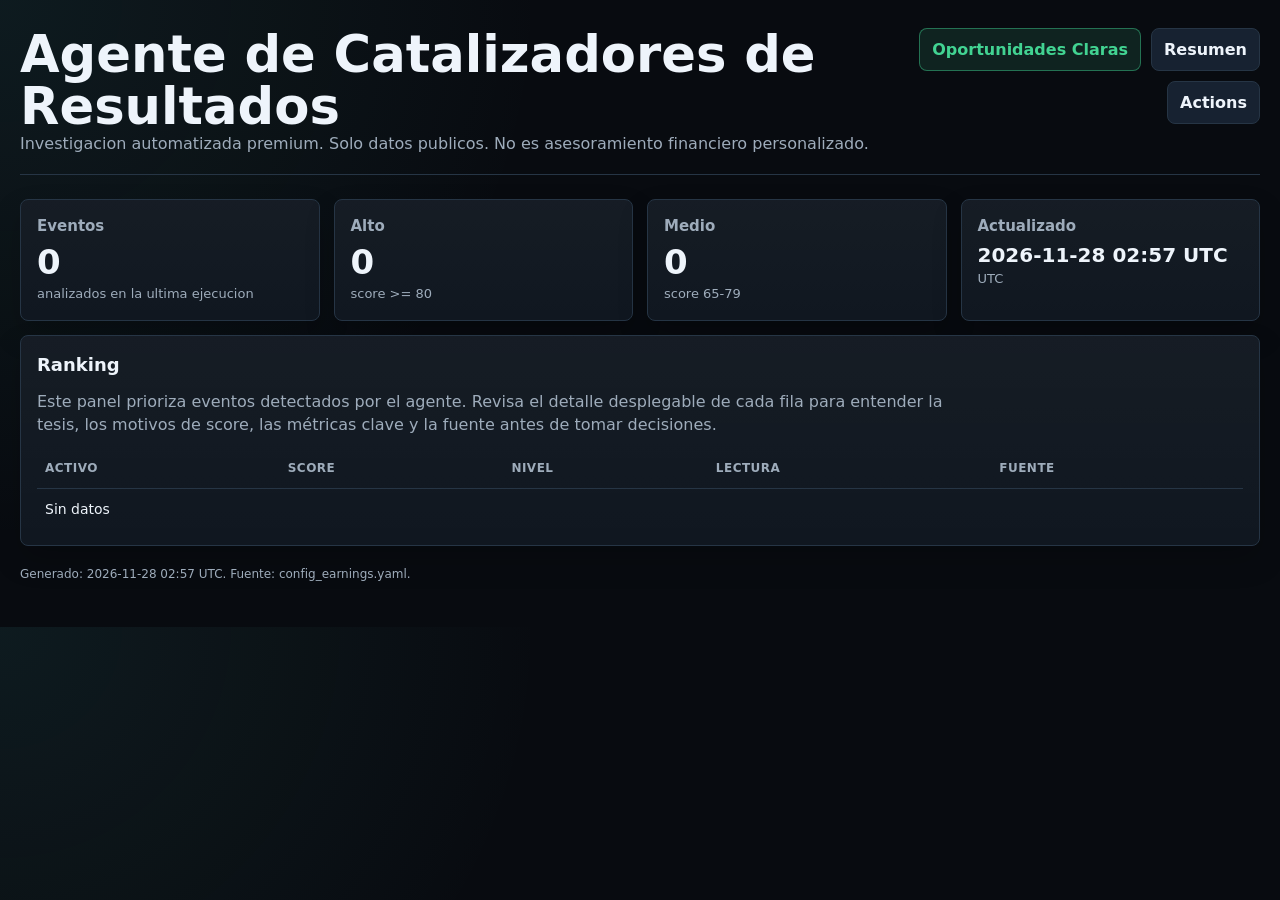
<file: docs/earnings_catalyst_dashboard.html>
<!doctype html>
<html lang="es">
<head>
  <meta charset="utf-8">
  <meta name="viewport" content="width=device-width, initial-scale=1">
  <title>Agente de Catalizadores de Resultados</title>
  <style>
    :root {
      color-scheme: dark;
      --bg: #080b10;
      --panel: #101720;
      --panel-2: #0d131b;
      --panel-3: #151f2a;
      --line: #263545;
      --text: #eef4fb;
      --muted: #9eacbb;
      --green: #42d392;
      --yellow: #f4c95d;
      --red: #ff6f61;
      --blue: #69b7ff;
      --cyan: #57d6d1;
    }
    * { box-sizing: border-box; }
    body {
      margin: 0;
      background: radial-gradient(circle at top left, rgba(87, 214, 209, .08), transparent 34rem), var(--bg);
      color: var(--text);
      font-family: ui-sans-serif, system-ui, -apple-system, BlinkMacSystemFont, "Segoe UI", sans-serif;
      line-height: 1.45;
    }
    a { color: var(--blue); text-decoration: none; }
    a:hover { text-decoration: underline; }
    .shell { width: min(1440px, calc(100% - 40px)); margin: 0 auto; padding: 28px 0 44px; }
    .topbar { display: flex; justify-content: space-between; gap: 18px; align-items: flex-start; margin-bottom: 24px; padding-bottom: 18px; border-bottom: 1px solid var(--line); }
    h1 { margin: 0; font-size: clamp(30px, 4vw, 54px); letter-spacing: 0; line-height: 1.02; }
    h2 { margin: 0 0 12px; font-size: 18px; }
    h3 { margin: 0; font-size: 15px; color: var(--muted); font-weight: 650; }
    .muted { color: var(--muted); }
    .nav { display: flex; gap: 10px; flex-wrap: wrap; justify-content: flex-end; }
    .btn { border: 1px solid var(--line); background: #172231; color: var(--text); padding: 9px 12px; border-radius: 8px; font-weight: 750; display: inline-flex; align-items: center; justify-content: center; min-height: 38px; }
    .btn.primary { border-color: rgba(66, 211, 146, .45); background: rgba(66, 211, 146, .12); color: var(--green); }
    .btn.compact { min-height: 32px; padding: 6px 9px; font-size: 12px; }
    .grid { display: grid; grid-template-columns: repeat(12, 1fr); gap: 14px; }
    .card { background: linear-gradient(180deg, rgba(255,255,255,.025), transparent), var(--panel); border: 1px solid var(--line); border-radius: 8px; padding: 16px; min-width: 0; box-shadow: 0 14px 30px rgba(0,0,0,.18); }
    .card.danger { border-color: rgba(255,111,97,.55); background: rgba(255,111,97,.10); }
    .span-3 { grid-column: span 3; }
    .span-4 { grid-column: span 4; }
    .span-5 { grid-column: span 5; }
    .span-7 { grid-column: span 7; }
    .span-8 { grid-column: span 8; }
    .span-12 { grid-column: span 12; }
    .metric { font-size: 34px; line-height: 1.05; font-weight: 800; margin: 8px 0 4px; }
    .metric.small { font-size: 20px; }
    .submetric { color: var(--muted); font-size: 13px; }
    .intro { color: var(--muted); max-width: 920px; margin: 0 0 14px; }
    .pill { display: inline-flex; align-items: center; border: 1px solid var(--line); border-radius: 999px; padding: 4px 9px; font-size: 12px; font-weight: 800; color: var(--muted); }
    .pill.hot { color: var(--green); border-color: rgba(61, 220, 151, .35); background: rgba(61, 220, 151, .08); }
    .pill.watch { color: var(--yellow); border-color: rgba(247, 201, 72, .35); background: rgba(247, 201, 72, .08); }
    .pill.quiet { color: var(--muted); }
    table { width: 100%; border-collapse: collapse; }
    th, td { padding: 10px 8px; border-bottom: 1px solid var(--line); text-align: left; vertical-align: top; }
    th { color: var(--muted); font-size: 12px; text-transform: uppercase; letter-spacing: .04em; }
    td { font-size: 14px; }
    tr:last-child td { border-bottom: 0; }
    .table-wrap { overflow-x: auto; }
    .company { font-weight: 800; }
    .reason { color: var(--muted); font-size: 12px; margin-top: 3px; max-width: 520px; }
    .details { margin-top: 8px; color: var(--muted); }
    .details summary { cursor: pointer; color: var(--blue); font-weight: 750; font-size: 12px; }
    .detail-grid { display: grid; grid-template-columns: repeat(2, minmax(0, 1fr)); gap: 10px; margin-top: 10px; padding: 12px; background: var(--panel-2); border: 1px solid var(--line); border-radius: 8px; }
    .detail-grid strong { color: var(--text); display: block; margin-bottom: 4px; font-size: 12px; text-transform: uppercase; }
    .detail-grid p { margin: 0; font-size: 13px; }
    .status-line { display: flex; align-items: center; justify-content: space-between; gap: 12px; }
    .bar { height: 8px; background: #1a2430; border-radius: 999px; overflow: hidden; margin-top: 10px; }
    .bar > span { display: block; height: 100%; background: var(--green); width: var(--w); }
    footer { color: var(--muted); font-size: 12px; margin-top: 20px; }
    @media (max-width: 980px) {
      .span-3, .span-4, .span-5, .span-7, .span-8 { grid-column: span 12; }
      .topbar { display: block; }
      .nav { justify-content: flex-start; margin-top: 16px; }
      .detail-grid { grid-template-columns: 1fr; }
    }
  </style>
</head>
<body>
<div class="shell">
  <div class="topbar">
    <div>
      <h1>Agente de Catalizadores de Resultados</h1>
      <div class="muted">Investigacion automatizada premium. Solo datos publicos. No es asesoramiento financiero personalizado.</div>
    </div>
    <nav class="nav">
      <a class="btn primary" href="opportunities.html">Oportunidades Claras</a>
      <a class="btn" href="index.html">Resumen</a>
      <a class="btn" href="https://github.com/DiegoSR-git/market-signal-agent/actions">Actions</a>
    </nav>
  </div>
  <section class="grid">
    <div class="card span-3"><h3>Eventos</h3><div class="metric">0</div><div class="submetric">analizados en la ultima ejecucion</div></div>
    <div class="card span-3"><h3>Alto</h3><div class="metric">0</div><div class="submetric">score >= 80</div></div>
    <div class="card span-3"><h3>Medio</h3><div class="metric">0</div><div class="submetric">score 65-79</div></div>
    <div class="card span-3"><h3>Actualizado</h3><div class="metric" style="font-size:20px">2026-11-28 02:57 UTC</div><div class="submetric">UTC</div></div>

    <div class="card span-12">
      <h2>Ranking</h2>
      <p class="intro">Este panel prioriza eventos detectados por el agente. Revisa el detalle desplegable de cada fila para entender la tesis, los motivos de score, las métricas clave y la fuente antes de tomar decisiones.</p>
      <div class="table-wrap"><table><thead><tr><th>Activo</th><th>Score</th><th>Nivel</th><th>Lectura</th><th>Fuente</th></tr></thead><tbody><tr><td colspan="5">Sin datos</td></tr></tbody></table></div>
    </div>
  </section>
  <footer>Generado: 2026-11-28 02:57 UTC. Fuente: config_earnings.yaml.</footer>
</div>
</body>
</html>
</file>
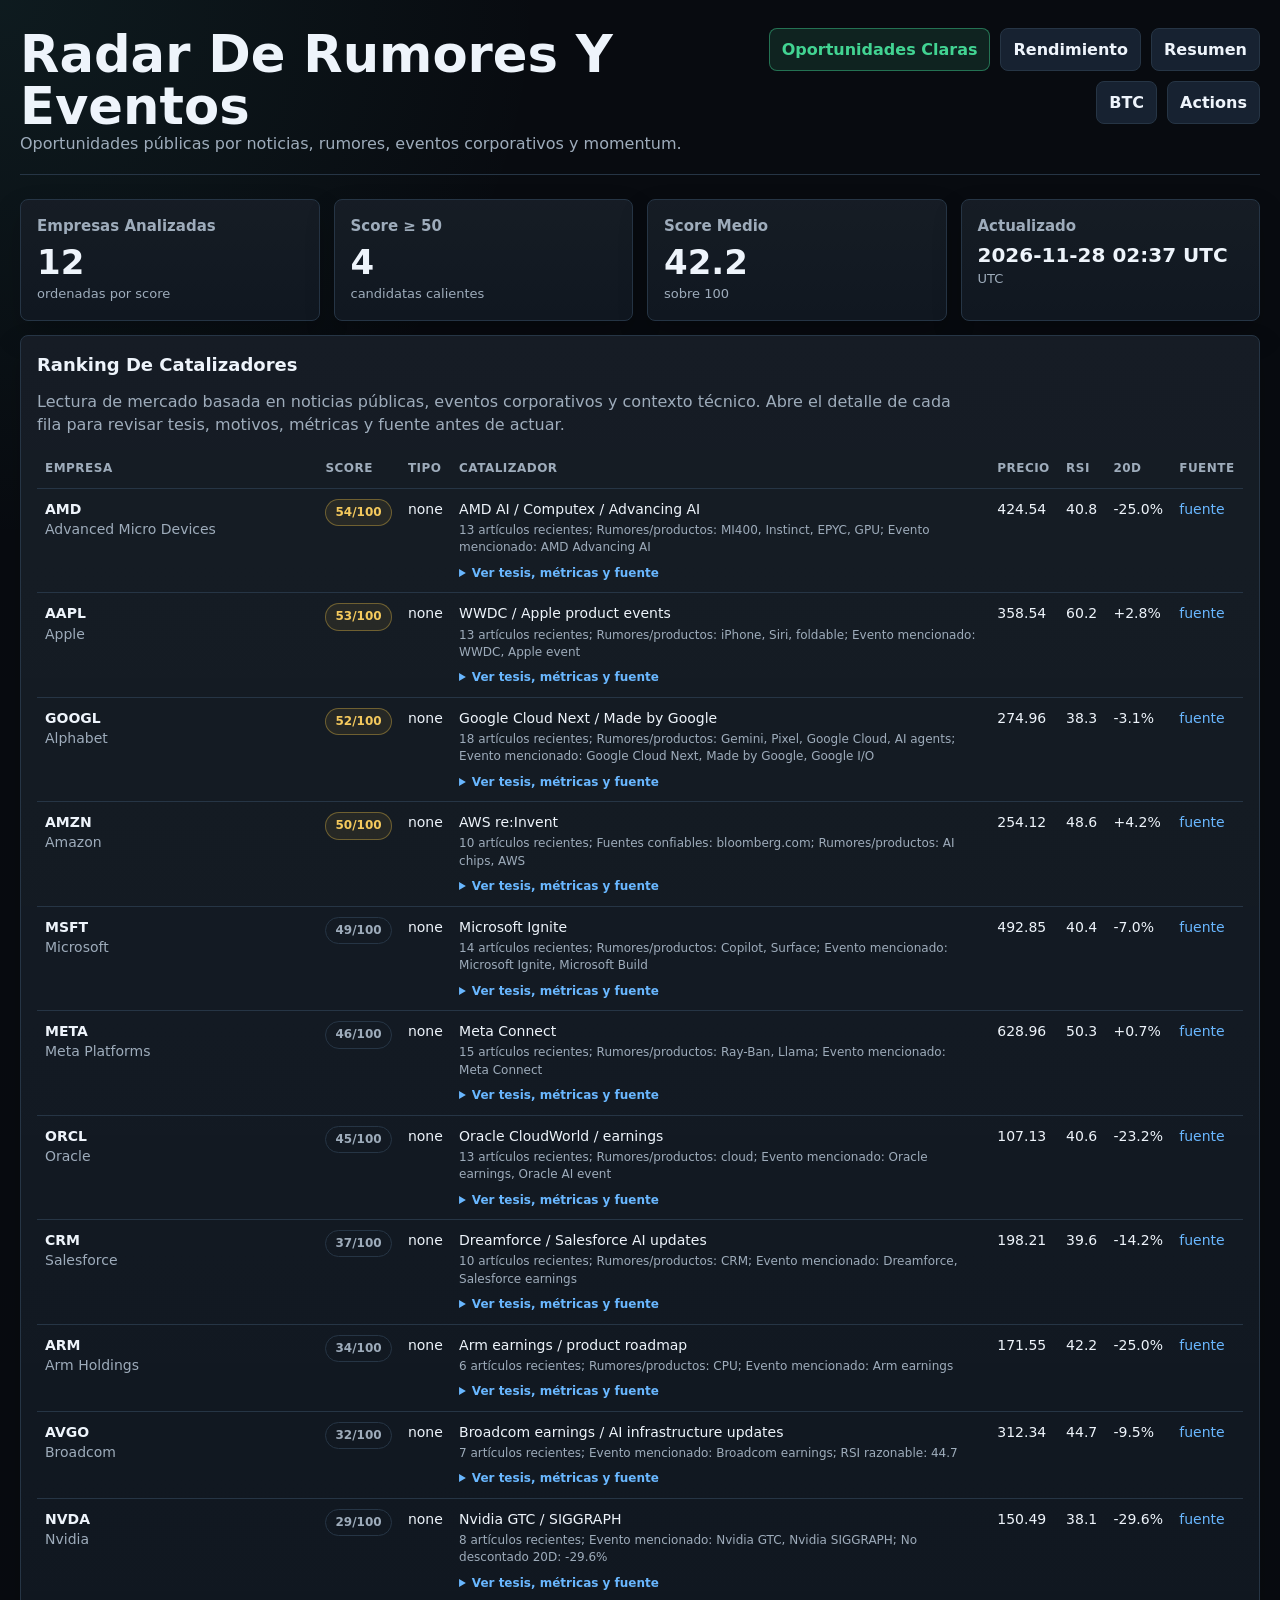
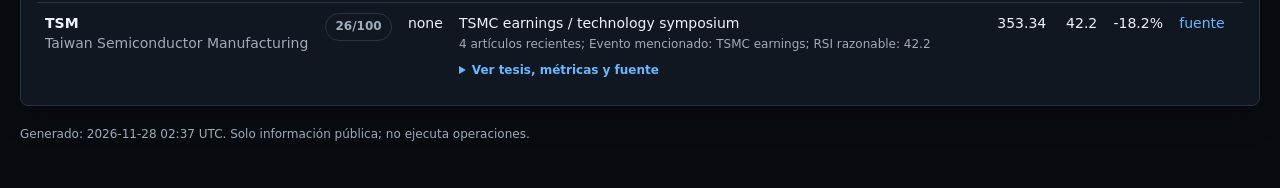
<file: docs/event_rumor_dashboard.html>
<!doctype html>
<html lang="es">
<head>
  <meta charset="utf-8">
  <meta name="viewport" content="width=device-width, initial-scale=1">
  <title>Radar De Rumores Y Eventos</title>
  <style>
    :root {
      color-scheme: dark;
      --bg: #080b10;
      --panel: #101720;
      --panel-2: #0d131b;
      --panel-3: #151f2a;
      --line: #263545;
      --text: #eef4fb;
      --muted: #9eacbb;
      --green: #42d392;
      --yellow: #f4c95d;
      --red: #ff6f61;
      --blue: #69b7ff;
      --cyan: #57d6d1;
    }
    * { box-sizing: border-box; }
    body {
      margin: 0;
      background: radial-gradient(circle at top left, rgba(87, 214, 209, .08), transparent 34rem), var(--bg);
      color: var(--text);
      font-family: ui-sans-serif, system-ui, -apple-system, BlinkMacSystemFont, "Segoe UI", sans-serif;
      line-height: 1.45;
    }
    a { color: var(--blue); text-decoration: none; }
    a:hover { text-decoration: underline; }
    .shell { width: min(1440px, calc(100% - 40px)); margin: 0 auto; padding: 28px 0 44px; }
    .topbar { display: flex; justify-content: space-between; gap: 18px; align-items: flex-start; margin-bottom: 24px; padding-bottom: 18px; border-bottom: 1px solid var(--line); }
    h1 { margin: 0; font-size: clamp(30px, 4vw, 54px); letter-spacing: 0; line-height: 1.02; }
    h2 { margin: 0 0 12px; font-size: 18px; }
    h3 { margin: 0; font-size: 15px; color: var(--muted); font-weight: 650; }
    .muted { color: var(--muted); }
    .nav { display: flex; gap: 10px; flex-wrap: wrap; justify-content: flex-end; }
    .btn { border: 1px solid var(--line); background: #172231; color: var(--text); padding: 9px 12px; border-radius: 8px; font-weight: 750; display: inline-flex; align-items: center; justify-content: center; min-height: 38px; }
    .btn.primary { border-color: rgba(66, 211, 146, .45); background: rgba(66, 211, 146, .12); color: var(--green); }
    .btn.compact { min-height: 32px; padding: 6px 9px; font-size: 12px; }
    .grid { display: grid; grid-template-columns: repeat(12, 1fr); gap: 14px; }
    .card { background: linear-gradient(180deg, rgba(255,255,255,.025), transparent), var(--panel); border: 1px solid var(--line); border-radius: 8px; padding: 16px; min-width: 0; box-shadow: 0 14px 30px rgba(0,0,0,.18); }
    .card.danger { border-color: rgba(255,111,97,.55); background: rgba(255,111,97,.10); }
    .span-3 { grid-column: span 3; }
    .span-4 { grid-column: span 4; }
    .span-5 { grid-column: span 5; }
    .span-7 { grid-column: span 7; }
    .span-8 { grid-column: span 8; }
    .span-12 { grid-column: span 12; }
    .metric { font-size: 34px; line-height: 1.05; font-weight: 800; margin: 8px 0 4px; }
    .metric.small { font-size: 20px; }
    .submetric { color: var(--muted); font-size: 13px; }
    .intro { color: var(--muted); max-width: 920px; margin: 0 0 14px; }
    .pill { display: inline-flex; align-items: center; border: 1px solid var(--line); border-radius: 999px; padding: 4px 9px; font-size: 12px; font-weight: 800; color: var(--muted); }
    .pill.hot { color: var(--green); border-color: rgba(61, 220, 151, .35); background: rgba(61, 220, 151, .08); }
    .pill.watch { color: var(--yellow); border-color: rgba(247, 201, 72, .35); background: rgba(247, 201, 72, .08); }
    .pill.quiet { color: var(--muted); }
    table { width: 100%; border-collapse: collapse; }
    th, td { padding: 10px 8px; border-bottom: 1px solid var(--line); text-align: left; vertical-align: top; }
    th { color: var(--muted); font-size: 12px; text-transform: uppercase; letter-spacing: .04em; }
    td { font-size: 14px; }
    tr:last-child td { border-bottom: 0; }
    .table-wrap { overflow-x: auto; }
    .company { font-weight: 800; }
    .reason { color: var(--muted); font-size: 12px; margin-top: 3px; max-width: 520px; }
    .details { margin-top: 8px; color: var(--muted); }
    .details summary { cursor: pointer; color: var(--blue); font-weight: 750; font-size: 12px; }
    .detail-grid { display: grid; grid-template-columns: repeat(2, minmax(0, 1fr)); gap: 10px; margin-top: 10px; padding: 12px; background: var(--panel-2); border: 1px solid var(--line); border-radius: 8px; }
    .detail-grid strong { color: var(--text); display: block; margin-bottom: 4px; font-size: 12px; text-transform: uppercase; }
    .detail-grid p { margin: 0; font-size: 13px; }
    .status-line { display: flex; align-items: center; justify-content: space-between; gap: 12px; }
    .bar { height: 8px; background: #1a2430; border-radius: 999px; overflow: hidden; margin-top: 10px; }
    .bar > span { display: block; height: 100%; background: var(--green); width: var(--w); }
    footer { color: var(--muted); font-size: 12px; margin-top: 20px; }
    @media (max-width: 980px) {
      .span-3, .span-4, .span-5, .span-7, .span-8 { grid-column: span 12; }
      .topbar { display: block; }
      .nav { justify-content: flex-start; margin-top: 16px; }
      .detail-grid { grid-template-columns: 1fr; }
    }
  </style>
</head>
<body>
<div class="shell">
  <div class="topbar">
    <div>
      <h1>Radar De Rumores Y Eventos</h1>
      <div class="muted">Oportunidades públicas por noticias, rumores, eventos corporativos y momentum.</div>
    </div>
    <nav class="nav">
      <a class="btn primary" href="opportunities.html">Oportunidades Claras</a>
      <a class="btn" href="performance_dashboard.html">Rendimiento</a>
      <a class="btn" href="index.html">Resumen</a>
      <a class="btn" href="dashboard.html">BTC</a>
      <a class="btn" href="https://github.com/DiegoSR-git/market-signal-agent/actions">Actions</a>
    </nav>
  </div>
  <section class="grid">
    <div class="card span-3"><h3>Empresas Analizadas</h3><div class="metric">12</div><div class="submetric">ordenadas por score</div></div>
    <div class="card span-3"><h3>Score ≥ 50</h3><div class="metric">4</div><div class="submetric">candidatas calientes</div></div>
    <div class="card span-3"><h3>Score Medio</h3><div class="metric">42.2</div><div class="submetric">sobre 100</div></div>
    <div class="card span-3"><h3>Actualizado</h3><div class="metric" style="font-size:20px">2026-11-28 02:37 UTC</div><div class="submetric">UTC</div></div>
    <div class="card span-12">
      <h2>Ranking De Catalizadores</h2>
      <p class="intro">Lectura de mercado basada en noticias públicas, eventos corporativos y contexto técnico. Abre el detalle de cada fila para revisar tesis, motivos, métricas y fuente antes de actuar.</p>
      <div class="table-wrap"><table><thead><tr><th>Empresa</th><th>Score</th><th>Tipo</th><th>Catalizador</th><th>Precio</th><th>RSI</th><th>20D</th><th>Fuente</th></tr></thead><tbody><tr>
          <td><div class="company">AMD</div><div class="muted">Advanced Micro Devices</div></td>
          <td><span class="pill watch">54/100</span></td>
          <td>none</td>
          <td>AMD AI / Computex / Advancing AI<div class="reason">13 artículos recientes; Rumores/productos: MI400, Instinct, EPYC, GPU; Evento mencionado: AMD Advancing AI</div><details class="details">
      <summary>Ver tesis, métricas y fuente</summary>
      <div class="detail-grid">
        <div><strong>Lectura</strong><p>Sin resumen IA concluyente.</p></div>
        <div><strong>Motivos</strong><p>13 artículos recientes; Rumores/productos: MI400, Instinct, EPYC, GPU; Evento mencionado: AMD Advancing AI; RSI razonable: 40.8; No descontado 20D: -25.0%</p></div>
        <div><strong>Métricas</strong><p>Price: 424.54; Rsi: 40.84; Perf 20d: -25.05; Perf 60d: -7.12; Ticker: AMD; Sma20: 482.13; Sma50: 545.94; Status: ok</p></div>
        <div><strong>Fuente</strong><p><a href="https://news.google.com/rss/articles/[base64]?oc=5">Abrir fuente</a></p></div>
      </div>
    </details></td>
          <td>424.54</td>
          <td>40.8</td>
          <td>-25.0%</td>
          <td><a href="https://news.google.com/rss/articles/[base64]?oc=5">fuente</a></td>
        </tr><tr>
          <td><div class="company">AAPL</div><div class="muted">Apple</div></td>
          <td><span class="pill watch">53/100</span></td>
          <td>none</td>
          <td>WWDC / Apple product events<div class="reason">13 artículos recientes; Rumores/productos: iPhone, Siri, foldable; Evento mencionado: WWDC, Apple event</div><details class="details">
      <summary>Ver tesis, métricas y fuente</summary>
      <div class="detail-grid">
        <div><strong>Lectura</strong><p>Sin resumen IA concluyente.</p></div>
        <div><strong>Motivos</strong><p>13 artículos recientes; Rumores/productos: iPhone, Siri, foldable; Evento mencionado: WWDC, Apple event; RSI razonable: 60.2; No descontado 20D: +2.8%</p></div>
        <div><strong>Métricas</strong><p>Price: 358.54; Rsi: 60.20; Perf 20d: 2.76; Perf 60d: 10.33; Ticker: AAPL; Sma20: 349.15; Sma50: 343.48; Status: ok</p></div>
        <div><strong>Fuente</strong><p><a href="https://news.google.com/rss/articles/CBMiekFVX3lxTFBYQmVCTEk2RG15YllmbEQ3RktxLWp1QUxGUEloNE1Gb3pwMldjU2V3eGhGOFBKWnBhUFVma2YtNm95c0h0cDdZaFFkblVrX2J5WmlOanU0b2pUQVJ3VEYzNG81RVJKUktydGM3ajRaVGotWjFxUDNGLW9n?oc=5">Abrir fuente</a></p></div>
      </div>
    </details></td>
          <td>358.54</td>
          <td>60.2</td>
          <td>+2.8%</td>
          <td><a href="https://news.google.com/rss/articles/CBMiekFVX3lxTFBYQmVCTEk2RG15YllmbEQ3RktxLWp1QUxGUEloNE1Gb3pwMldjU2V3eGhGOFBKWnBhUFVma2YtNm95c0h0cDdZaFFkblVrX2J5WmlOanU0b2pUQVJ3VEYzNG81RVJKUktydGM3ajRaVGotWjFxUDNGLW9n?oc=5">fuente</a></td>
        </tr><tr>
          <td><div class="company">GOOGL</div><div class="muted">Alphabet</div></td>
          <td><span class="pill watch">52/100</span></td>
          <td>none</td>
          <td>Google Cloud Next / Made by Google<div class="reason">18 artículos recientes; Rumores/productos: Gemini, Pixel, Google Cloud, AI agents; Evento mencionado: Google Cloud Next, Made by Google, Google I/O</div><details class="details">
      <summary>Ver tesis, métricas y fuente</summary>
      <div class="detail-grid">
        <div><strong>Lectura</strong><p>Sin resumen IA concluyente.</p></div>
        <div><strong>Motivos</strong><p>18 artículos recientes; Rumores/productos: Gemini, Pixel, Google Cloud, AI agents; Evento mencionado: Google Cloud Next, Made by Google, Google I/O; No descontado 20D: -3.1%</p></div>
        <div><strong>Métricas</strong><p>Price: 274.96; Rsi: 38.33; Perf 20d: -3.12; Perf 60d: -18.44; Ticker: GOOGL; Sma20: 282.61; Sma50: 316.79; Status: ok</p></div>
        <div><strong>Fuente</strong><p><a href="https://news.google.com/rss/articles/[base64]?oc=5">Abrir fuente</a></p></div>
      </div>
    </details></td>
          <td>274.96</td>
          <td>38.3</td>
          <td>-3.1%</td>
          <td><a href="https://news.google.com/rss/articles/[base64]?oc=5">fuente</a></td>
        </tr><tr>
          <td><div class="company">AMZN</div><div class="muted">Amazon</div></td>
          <td><span class="pill watch">50/100</span></td>
          <td>none</td>
          <td>AWS re:Invent<div class="reason">10 artículos recientes; Fuentes confiables: bloomberg.com; Rumores/productos: AI chips, AWS</div><details class="details">
      <summary>Ver tesis, métricas y fuente</summary>
      <div class="detail-grid">
        <div><strong>Lectura</strong><p>Sin resumen IA concluyente.</p></div>
        <div><strong>Motivos</strong><p>10 artículos recientes; Fuentes confiables: bloomberg.com; Rumores/productos: AI chips, AWS; Evento mencionado: AWS re:Invent, Amazon devices event; RSI razonable: 48.6</p></div>
        <div><strong>Métricas</strong><p>Price: 254.12; Rsi: 48.63; Perf 20d: 4.24; Perf 60d: -0.34; Ticker: AMZN; Sma20: 257.70; Sma50: 255.17; Status: ok</p></div>
        <div><strong>Fuente</strong><p><a href="https://news.google.com/rss/articles/[base64]?oc=5">Abrir fuente</a></p></div>
      </div>
    </details></td>
          <td>254.12</td>
          <td>48.6</td>
          <td>+4.2%</td>
          <td><a href="https://news.google.com/rss/articles/[base64]?oc=5">fuente</a></td>
        </tr><tr>
          <td><div class="company">MSFT</div><div class="muted">Microsoft</div></td>
          <td><span class="pill quiet">49/100</span></td>
          <td>none</td>
          <td>Microsoft Ignite<div class="reason">14 artículos recientes; Rumores/productos: Copilot, Surface; Evento mencionado: Microsoft Ignite, Microsoft Build</div><details class="details">
      <summary>Ver tesis, métricas y fuente</summary>
      <div class="detail-grid">
        <div><strong>Lectura</strong><p>Sin resumen IA concluyente.</p></div>
        <div><strong>Motivos</strong><p>14 artículos recientes; Rumores/productos: Copilot, Surface; Evento mencionado: Microsoft Ignite, Microsoft Build; RSI razonable: 40.4; No descontado 20D: -7.0%</p></div>
        <div><strong>Métricas</strong><p>Price: 492.85; Rsi: 40.41; Perf 20d: -7.03; Perf 60d: -0.80; Ticker: MSFT; Sma20: 515.27; Sma50: 519.45; Status: ok</p></div>
        <div><strong>Fuente</strong><p><a href="https://news.google.com/rss/articles/[base64]?oc=5">Abrir fuente</a></p></div>
      </div>
    </details></td>
          <td>492.85</td>
          <td>40.4</td>
          <td>-7.0%</td>
          <td><a href="https://news.google.com/rss/articles/[base64]?oc=5">fuente</a></td>
        </tr><tr>
          <td><div class="company">META</div><div class="muted">Meta Platforms</div></td>
          <td><span class="pill quiet">46/100</span></td>
          <td>none</td>
          <td>Meta Connect<div class="reason">15 artículos recientes; Rumores/productos: Ray-Ban, Llama; Evento mencionado: Meta Connect</div><details class="details">
      <summary>Ver tesis, métricas y fuente</summary>
      <div class="detail-grid">
        <div><strong>Lectura</strong><p>Sin resumen IA concluyente.</p></div>
        <div><strong>Motivos</strong><p>15 artículos recientes; Rumores/productos: Ray-Ban, Llama; Evento mencionado: Meta Connect; RSI razonable: 50.3; No descontado 20D: +0.7%</p></div>
        <div><strong>Métricas</strong><p>Price: 628.96; Rsi: 50.34; Perf 20d: 0.71; Perf 60d: 6.09; Ticker: META; Sma20: 615.49; Sma50: 671.35; Status: ok</p></div>
        <div><strong>Fuente</strong><p><a href="https://news.google.com/rss/articles/CBMiR0FVX3lxTE5DMVRNSlg3aVlvVUR2SndYWS0yMDlweFdoQy1TUnVzZ21ZOVJ5Zi0yUEhQWTlWM3ZzaG1VN0VUZlhzYUFZa01v?oc=5">Abrir fuente</a></p></div>
      </div>
    </details></td>
          <td>628.96</td>
          <td>50.3</td>
          <td>+0.7%</td>
          <td><a href="https://news.google.com/rss/articles/CBMiR0FVX3lxTE5DMVRNSlg3aVlvVUR2SndYWS0yMDlweFdoQy1TUnVzZ21ZOVJ5Zi0yUEhQWTlWM3ZzaG1VN0VUZlhzYUFZa01v?oc=5">fuente</a></td>
        </tr><tr>
          <td><div class="company">ORCL</div><div class="muted">Oracle</div></td>
          <td><span class="pill quiet">45/100</span></td>
          <td>none</td>
          <td>Oracle CloudWorld / earnings<div class="reason">13 artículos recientes; Rumores/productos: cloud; Evento mencionado: Oracle earnings, Oracle AI event</div><details class="details">
      <summary>Ver tesis, métricas y fuente</summary>
      <div class="detail-grid">
        <div><strong>Lectura</strong><p>Sin resumen IA concluyente.</p></div>
        <div><strong>Motivos</strong><p>13 artículos recientes; Rumores/productos: cloud; Evento mencionado: Oracle earnings, Oracle AI event; RSI razonable: 40.6; No descontado 20D: -23.2%</p></div>
        <div><strong>Métricas</strong><p>Price: 107.13; Rsi: 40.61; Perf 20d: -23.24; Perf 60d: -26.50; Ticker: ORCL; Sma20: 117.18; Sma50: 129.24; Status: ok</p></div>
        <div><strong>Fuente</strong><p><a href="https://news.google.com/rss/articles/CBMihAFBVV95cUxQQ3c3aDc3aW1CbVN4Q2MydlhuNVhPZm4wZmZrVFdoQXdiTHdBOUl4d1ZsNXpvY19iWXgxXzNjMmY0MXIzN3VhOVJxQXNNVXN0aHFyekotcHJKalFTbG5INDZkbUFLMEQ3OHZRZ0NETlhxSjlhUko0QWU1ZlhUS0NJSy1JVlI?oc=5">Abrir fuente</a></p></div>
      </div>
    </details></td>
          <td>107.13</td>
          <td>40.6</td>
          <td>-23.2%</td>
          <td><a href="https://news.google.com/rss/articles/CBMihAFBVV95cUxQQ3c3aDc3aW1CbVN4Q2MydlhuNVhPZm4wZmZrVFdoQXdiTHdBOUl4d1ZsNXpvY19iWXgxXzNjMmY0MXIzN3VhOVJxQXNNVXN0aHFyekotcHJKalFTbG5INDZkbUFLMEQ3OHZRZ0NETlhxSjlhUko0QWU1ZlhUS0NJSy1JVlI?oc=5">fuente</a></td>
        </tr><tr>
          <td><div class="company">CRM</div><div class="muted">Salesforce</div></td>
          <td><span class="pill quiet">37/100</span></td>
          <td>none</td>
          <td>Dreamforce / Salesforce AI updates<div class="reason">10 artículos recientes; Rumores/productos: CRM; Evento mencionado: Dreamforce, Salesforce earnings</div><details class="details">
      <summary>Ver tesis, métricas y fuente</summary>
      <div class="detail-grid">
        <div><strong>Lectura</strong><p>Sin resumen IA concluyente.</p></div>
        <div><strong>Motivos</strong><p>10 artículos recientes; Rumores/productos: CRM; Evento mencionado: Dreamforce, Salesforce earnings; No descontado 20D: -14.2%</p></div>
        <div><strong>Métricas</strong><p>Price: 198.21; Rsi: 39.57; Perf 20d: -14.16; Perf 60d: -22.85; Ticker: CRM; Sma20: 208.02; Sma50: 225.00; Status: ok</p></div>
        <div><strong>Fuente</strong><p><a href="https://news.google.com/rss/articles/CBMia0FVX3lxTE9hRU5kaERGdkpQa1dBcVdtRXNESU1TVWhLdWtYNGZjTk83VGptRFBsN09zbFBhLVppYUhRTGpybHBRcWNMX1RkaDRxcUZwMkIyRWwwbWY1cjRvbmZ6eTJZNUZEUDh5cmtIWGNr?oc=5">Abrir fuente</a></p></div>
      </div>
    </details></td>
          <td>198.21</td>
          <td>39.6</td>
          <td>-14.2%</td>
          <td><a href="https://news.google.com/rss/articles/CBMia0FVX3lxTE9hRU5kaERGdkpQa1dBcVdtRXNESU1TVWhLdWtYNGZjTk83VGptRFBsN09zbFBhLVppYUhRTGpybHBRcWNMX1RkaDRxcUZwMkIyRWwwbWY1cjRvbmZ6eTJZNUZEUDh5cmtIWGNr?oc=5">fuente</a></td>
        </tr><tr>
          <td><div class="company">ARM</div><div class="muted">Arm Holdings</div></td>
          <td><span class="pill quiet">34/100</span></td>
          <td>none</td>
          <td>Arm earnings / product roadmap<div class="reason">6 artículos recientes; Rumores/productos: CPU; Evento mencionado: Arm earnings</div><details class="details">
      <summary>Ver tesis, métricas y fuente</summary>
      <div class="detail-grid">
        <div><strong>Lectura</strong><p>Sin resumen IA concluyente.</p></div>
        <div><strong>Motivos</strong><p>6 artículos recientes; Rumores/productos: CPU; Evento mencionado: Arm earnings; RSI razonable: 42.2; No descontado 20D: -25.0%</p></div>
        <div><strong>Métricas</strong><p>Price: 171.55; Rsi: 42.22; Perf 20d: -25.01; Perf 60d: -26.96; Ticker: ARM; Sma20: 182.09; Sma50: 233.25; Status: ok</p></div>
        <div><strong>Fuente</strong><p><a href="https://news.google.com/rss/articles/CBMiiAFBVV95cUxQSkRYeDZPd3lWRTdvTG4wbnRCY0lGU0hhblpIUGJuYlpRUWZuTENfdG02YWQwcGl3eTZIOHRJR1otUkZUN0lyWTRDOVIxZGNWQ2Rqbl96UkNXNDluWkNhRG1rcHIyNGNwVUR6M2d1OTVFZDYycS00b3I0RVBLMTNUUXhKRW9oNHYt?oc=5">Abrir fuente</a></p></div>
      </div>
    </details></td>
          <td>171.55</td>
          <td>42.2</td>
          <td>-25.0%</td>
          <td><a href="https://news.google.com/rss/articles/CBMiiAFBVV95cUxQSkRYeDZPd3lWRTdvTG4wbnRCY0lGU0hhblpIUGJuYlpRUWZuTENfdG02YWQwcGl3eTZIOHRJR1otUkZUN0lyWTRDOVIxZGNWQ2Rqbl96UkNXNDluWkNhRG1rcHIyNGNwVUR6M2d1OTVFZDYycS00b3I0RVBLMTNUUXhKRW9oNHYt?oc=5">fuente</a></td>
        </tr><tr>
          <td><div class="company">AVGO</div><div class="muted">Broadcom</div></td>
          <td><span class="pill quiet">32/100</span></td>
          <td>none</td>
          <td>Broadcom earnings / AI infrastructure updates<div class="reason">7 artículos recientes; Evento mencionado: Broadcom earnings; RSI razonable: 44.7</div><details class="details">
      <summary>Ver tesis, métricas y fuente</summary>
      <div class="detail-grid">
        <div><strong>Lectura</strong><p>Sin resumen IA concluyente.</p></div>
        <div><strong>Motivos</strong><p>7 artículos recientes; Evento mencionado: Broadcom earnings; RSI razonable: 44.7; No descontado 20D: -9.5%</p></div>
        <div><strong>Métricas</strong><p>Price: 312.34; Rsi: 44.74; Perf 20d: -9.47; Perf 60d: -14.95; Ticker: AVGO; Sma20: 325.36; Sma50: 339.85; Status: ok</p></div>
        <div><strong>Fuente</strong><p><a href="https://news.google.com/rss/articles/[base64]?oc=5">Abrir fuente</a></p></div>
      </div>
    </details></td>
          <td>312.34</td>
          <td>44.7</td>
          <td>-9.5%</td>
          <td><a href="https://news.google.com/rss/articles/[base64]?oc=5">fuente</a></td>
        </tr><tr>
          <td><div class="company">NVDA</div><div class="muted">Nvidia</div></td>
          <td><span class="pill quiet">29/100</span></td>
          <td>none</td>
          <td>Nvidia GTC / SIGGRAPH<div class="reason">8 artículos recientes; Evento mencionado: Nvidia GTC, Nvidia SIGGRAPH; No descontado 20D: -29.6%</div><details class="details">
      <summary>Ver tesis, métricas y fuente</summary>
      <div class="detail-grid">
        <div><strong>Lectura</strong><p>Sin resumen IA concluyente.</p></div>
        <div><strong>Motivos</strong><p>8 artículos recientes; Evento mencionado: Nvidia GTC, Nvidia SIGGRAPH; No descontado 20D: -29.6%</p></div>
        <div><strong>Métricas</strong><p>Price: 150.49; Rsi: 38.12; Perf 20d: -29.57; Perf 60d: -32.94; Ticker: NVDA; Sma20: 169.32; Sma50: 202.28; Status: ok</p></div>
        <div><strong>Fuente</strong><p><a href="https://news.google.com/rss/articles/[base64]?oc=5">Abrir fuente</a></p></div>
      </div>
    </details></td>
          <td>150.49</td>
          <td>38.1</td>
          <td>-29.6%</td>
          <td><a href="https://news.google.com/rss/articles/[base64]?oc=5">fuente</a></td>
        </tr><tr>
          <td><div class="company">TSM</div><div class="muted">Taiwan Semiconductor Manufacturing</div></td>
          <td><span class="pill quiet">26/100</span></td>
          <td>none</td>
          <td>TSMC earnings / technology symposium<div class="reason">4 artículos recientes; Evento mencionado: TSMC earnings; RSI razonable: 42.2</div><details class="details">
      <summary>Ver tesis, métricas y fuente</summary>
      <div class="detail-grid">
        <div><strong>Lectura</strong><p>Sin resumen IA concluyente.</p></div>
        <div><strong>Motivos</strong><p>4 artículos recientes; Evento mencionado: TSMC earnings; RSI razonable: 42.2; No descontado 20D: -18.2%</p></div>
        <div><strong>Métricas</strong><p>Price: 353.34; Rsi: 42.16; Perf 20d: -18.17; Perf 60d: -14.96; Ticker: TSM; Sma20: 375.58; Sma50: 416.72; Status: ok</p></div>
        <div><strong>Fuente</strong><p><a href="https://news.google.com/rss/articles/[base64]?oc=5">Abrir fuente</a></p></div>
      </div>
    </details></td>
          <td>353.34</td>
          <td>42.2</td>
          <td>-18.2%</td>
          <td><a href="https://news.google.com/rss/articles/[base64]?oc=5">fuente</a></td>
        </tr></tbody></table></div>
    </div>
  </section>
  <footer>Generado: 2026-11-28 02:37 UTC. Solo información pública; no ejecuta operaciones.</footer>
</div>
</body>
</html>
</file>
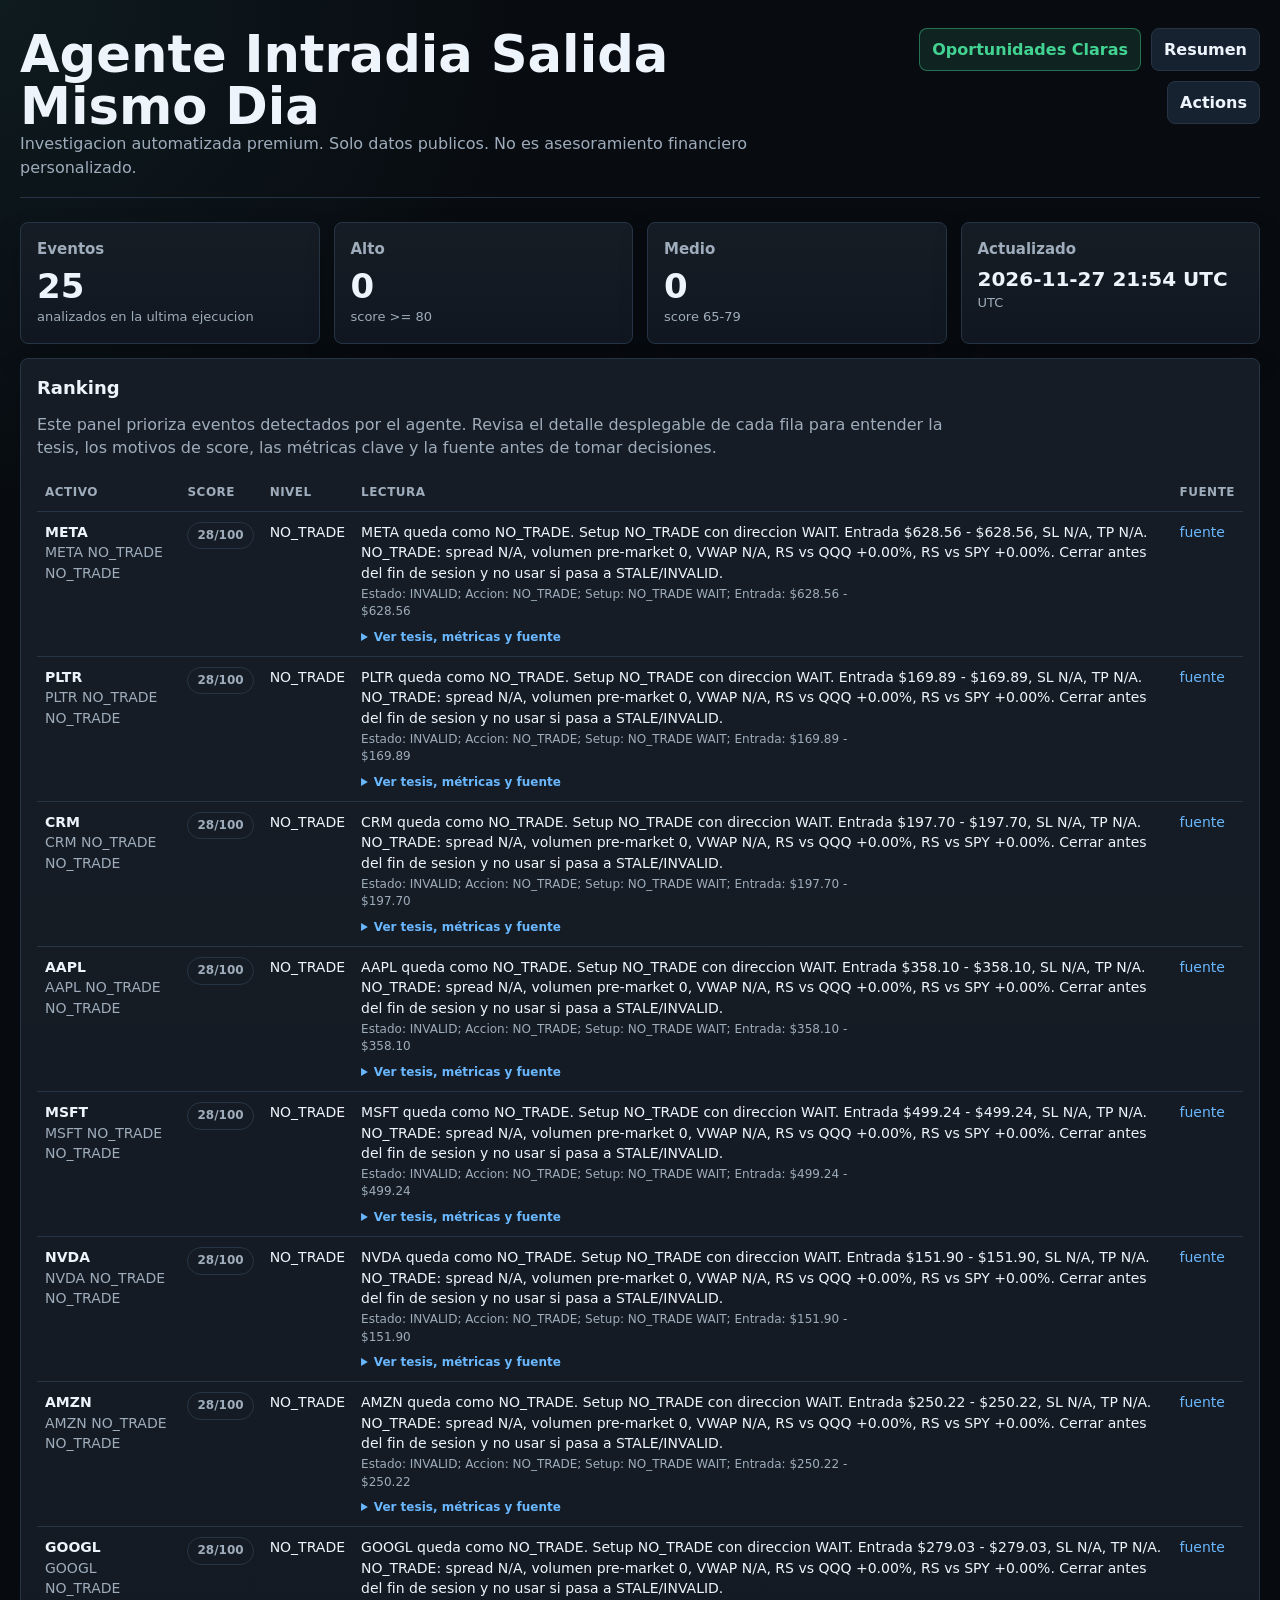
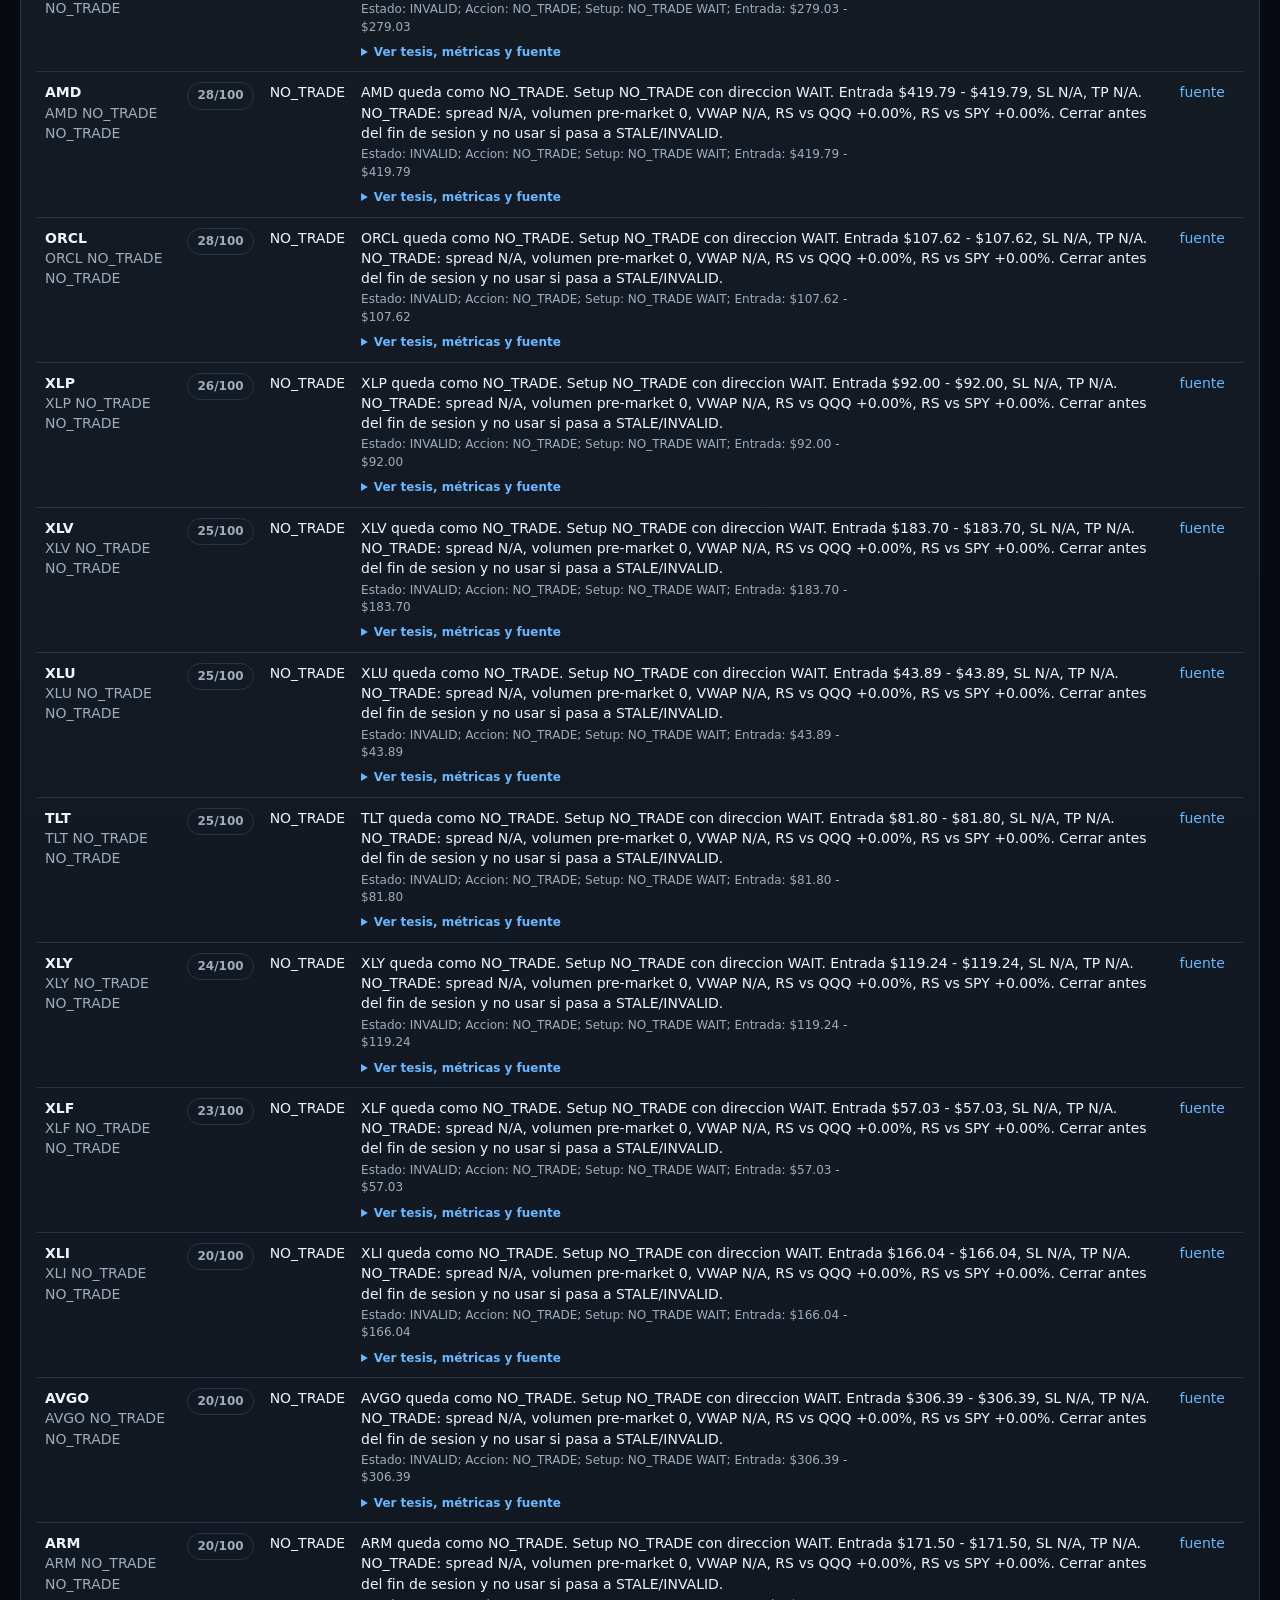
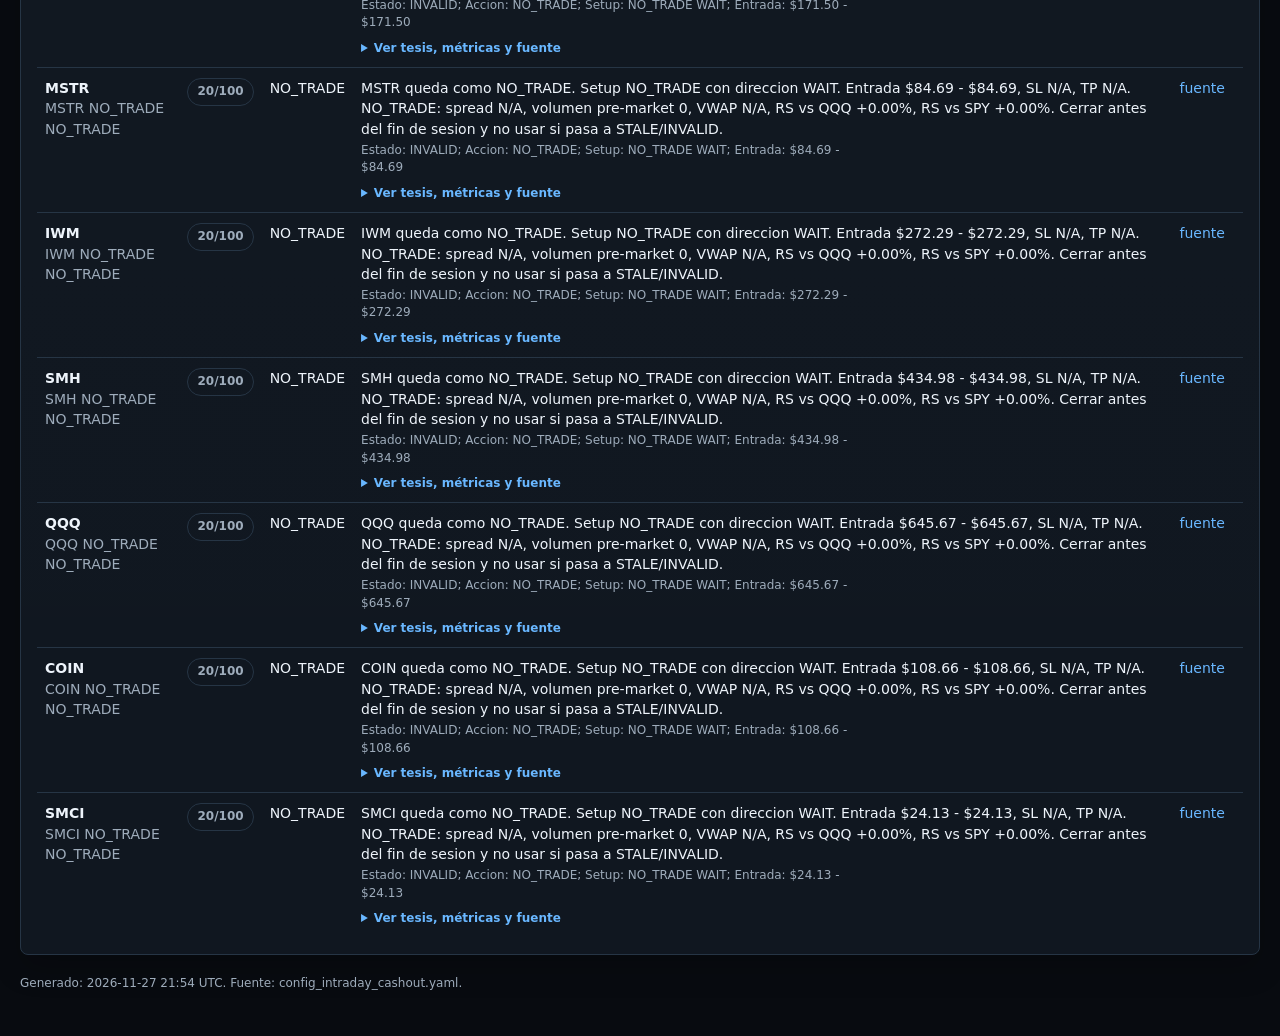
<file: docs/intraday_cashout_dashboard.html>
<!doctype html>
<html lang="es">
<head>
  <meta charset="utf-8">
  <meta name="viewport" content="width=device-width, initial-scale=1">
  <title>Agente Intradia Salida Mismo Dia</title>
  <style>
    :root {
      color-scheme: dark;
      --bg: #080b10;
      --panel: #101720;
      --panel-2: #0d131b;
      --panel-3: #151f2a;
      --line: #263545;
      --text: #eef4fb;
      --muted: #9eacbb;
      --green: #42d392;
      --yellow: #f4c95d;
      --red: #ff6f61;
      --blue: #69b7ff;
      --cyan: #57d6d1;
    }
    * { box-sizing: border-box; }
    body {
      margin: 0;
      background: radial-gradient(circle at top left, rgba(87, 214, 209, .08), transparent 34rem), var(--bg);
      color: var(--text);
      font-family: ui-sans-serif, system-ui, -apple-system, BlinkMacSystemFont, "Segoe UI", sans-serif;
      line-height: 1.45;
    }
    a { color: var(--blue); text-decoration: none; }
    a:hover { text-decoration: underline; }
    .shell { width: min(1440px, calc(100% - 40px)); margin: 0 auto; padding: 28px 0 44px; }
    .topbar { display: flex; justify-content: space-between; gap: 18px; align-items: flex-start; margin-bottom: 24px; padding-bottom: 18px; border-bottom: 1px solid var(--line); }
    h1 { margin: 0; font-size: clamp(30px, 4vw, 54px); letter-spacing: 0; line-height: 1.02; }
    h2 { margin: 0 0 12px; font-size: 18px; }
    h3 { margin: 0; font-size: 15px; color: var(--muted); font-weight: 650; }
    .muted { color: var(--muted); }
    .nav { display: flex; gap: 10px; flex-wrap: wrap; justify-content: flex-end; }
    .btn { border: 1px solid var(--line); background: #172231; color: var(--text); padding: 9px 12px; border-radius: 8px; font-weight: 750; display: inline-flex; align-items: center; justify-content: center; min-height: 38px; }
    .btn.primary { border-color: rgba(66, 211, 146, .45); background: rgba(66, 211, 146, .12); color: var(--green); }
    .btn.compact { min-height: 32px; padding: 6px 9px; font-size: 12px; }
    .grid { display: grid; grid-template-columns: repeat(12, 1fr); gap: 14px; }
    .card { background: linear-gradient(180deg, rgba(255,255,255,.025), transparent), var(--panel); border: 1px solid var(--line); border-radius: 8px; padding: 16px; min-width: 0; box-shadow: 0 14px 30px rgba(0,0,0,.18); }
    .card.danger { border-color: rgba(255,111,97,.55); background: rgba(255,111,97,.10); }
    .span-3 { grid-column: span 3; }
    .span-4 { grid-column: span 4; }
    .span-5 { grid-column: span 5; }
    .span-7 { grid-column: span 7; }
    .span-8 { grid-column: span 8; }
    .span-12 { grid-column: span 12; }
    .metric { font-size: 34px; line-height: 1.05; font-weight: 800; margin: 8px 0 4px; }
    .metric.small { font-size: 20px; }
    .submetric { color: var(--muted); font-size: 13px; }
    .intro { color: var(--muted); max-width: 920px; margin: 0 0 14px; }
    .pill { display: inline-flex; align-items: center; border: 1px solid var(--line); border-radius: 999px; padding: 4px 9px; font-size: 12px; font-weight: 800; color: var(--muted); }
    .pill.hot { color: var(--green); border-color: rgba(61, 220, 151, .35); background: rgba(61, 220, 151, .08); }
    .pill.watch { color: var(--yellow); border-color: rgba(247, 201, 72, .35); background: rgba(247, 201, 72, .08); }
    .pill.quiet { color: var(--muted); }
    table { width: 100%; border-collapse: collapse; }
    th, td { padding: 10px 8px; border-bottom: 1px solid var(--line); text-align: left; vertical-align: top; }
    th { color: var(--muted); font-size: 12px; text-transform: uppercase; letter-spacing: .04em; }
    td { font-size: 14px; }
    tr:last-child td { border-bottom: 0; }
    .table-wrap { overflow-x: auto; }
    .company { font-weight: 800; }
    .reason { color: var(--muted); font-size: 12px; margin-top: 3px; max-width: 520px; }
    .details { margin-top: 8px; color: var(--muted); }
    .details summary { cursor: pointer; color: var(--blue); font-weight: 750; font-size: 12px; }
    .detail-grid { display: grid; grid-template-columns: repeat(2, minmax(0, 1fr)); gap: 10px; margin-top: 10px; padding: 12px; background: var(--panel-2); border: 1px solid var(--line); border-radius: 8px; }
    .detail-grid strong { color: var(--text); display: block; margin-bottom: 4px; font-size: 12px; text-transform: uppercase; }
    .detail-grid p { margin: 0; font-size: 13px; }
    .status-line { display: flex; align-items: center; justify-content: space-between; gap: 12px; }
    .bar { height: 8px; background: #1a2430; border-radius: 999px; overflow: hidden; margin-top: 10px; }
    .bar > span { display: block; height: 100%; background: var(--green); width: var(--w); }
    footer { color: var(--muted); font-size: 12px; margin-top: 20px; }
    @media (max-width: 980px) {
      .span-3, .span-4, .span-5, .span-7, .span-8 { grid-column: span 12; }
      .topbar { display: block; }
      .nav { justify-content: flex-start; margin-top: 16px; }
      .detail-grid { grid-template-columns: 1fr; }
    }
  </style>
</head>
<body>
<div class="shell">
  <div class="topbar">
    <div>
      <h1>Agente Intradia Salida Mismo Dia</h1>
      <div class="muted">Investigacion automatizada premium. Solo datos publicos. No es asesoramiento financiero personalizado.</div>
    </div>
    <nav class="nav">
      <a class="btn primary" href="opportunities.html">Oportunidades Claras</a>
      <a class="btn" href="index.html">Resumen</a>
      <a class="btn" href="https://github.com/DiegoSR-git/market-signal-agent/actions">Actions</a>
    </nav>
  </div>
  <section class="grid">
    <div class="card span-3"><h3>Eventos</h3><div class="metric">25</div><div class="submetric">analizados en la ultima ejecucion</div></div>
    <div class="card span-3"><h3>Alto</h3><div class="metric">0</div><div class="submetric">score >= 80</div></div>
    <div class="card span-3"><h3>Medio</h3><div class="metric">0</div><div class="submetric">score 65-79</div></div>
    <div class="card span-3"><h3>Actualizado</h3><div class="metric" style="font-size:20px">2026-11-27 21:54 UTC</div><div class="submetric">UTC</div></div>

    <div class="card span-12">
      <h2>Ranking</h2>
      <p class="intro">Este panel prioriza eventos detectados por el agente. Revisa el detalle desplegable de cada fila para entender la tesis, los motivos de score, las métricas clave y la fuente antes de tomar decisiones.</p>
      <div class="table-wrap"><table><thead><tr><th>Activo</th><th>Score</th><th>Nivel</th><th>Lectura</th><th>Fuente</th></tr></thead><tbody><tr>
          <td><div class="company">META</div><div class="muted">META NO_TRADE NO_TRADE</div></td>
          <td><span class="pill quiet">28/100</span></td>
          <td>NO_TRADE</td>
          <td>META queda como NO_TRADE. Setup NO_TRADE con direccion WAIT. Entrada $628.56 - $628.56, SL N/A, TP N/A. NO_TRADE: spread N/A, volumen pre-market 0, VWAP N/A, RS vs QQQ +0.00%, RS vs SPY +0.00%. Cerrar antes del fin de sesion y no usar si pasa a STALE/INVALID.<div class="reason">Estado: INVALID; Accion: NO_TRADE; Setup: NO_TRADE WAIT; Entrada: $628.56 - $628.56</div><details class="details">
      <summary>Ver tesis, métricas y fuente</summary>
      <div class="detail-grid">
        <div><strong>Lectura</strong><p>META queda como NO_TRADE. Setup NO_TRADE con direccion WAIT. Entrada $628.56 - $628.56, SL N/A, TP N/A. NO_TRADE: spread N/A, volumen pre-market 0, VWAP N/A, RS vs QQQ +0.00%, RS vs SPY +0.00%. Cerrar antes del fin de sesion y no usar si pasa a STALE/INVALID.</p></div>
        <div><strong>Motivos</strong><p>Estado: INVALID; Accion: NO_TRADE; Setup: NO_TRADE WAIT; Entrada: $628.56 - $628.56; SL N/A / TP N/A</p></div>
        <div><strong>Métricas</strong><p>Price: 632.02; Rsi: 51.01; Perf 5d: 5.94; Perf 20d: 1.14; Perf 60d: 6.54; Volume ratio: 0.38; Volume: 6538036.00; Filing date: 2026-11-25</p></div>
        <div><strong>Fuente</strong><p><a href="https://finance.yahoo.com/quote/META">Abrir fuente</a></p></div>
      </div>
    </details></td>
          <td><a href="https://finance.yahoo.com/quote/META">fuente</a></td>
        </tr><tr>
          <td><div class="company">PLTR</div><div class="muted">PLTR NO_TRADE NO_TRADE</div></td>
          <td><span class="pill quiet">28/100</span></td>
          <td>NO_TRADE</td>
          <td>PLTR queda como NO_TRADE. Setup NO_TRADE con direccion WAIT. Entrada $169.89 - $169.89, SL N/A, TP N/A. NO_TRADE: spread N/A, volumen pre-market 0, VWAP N/A, RS vs QQQ +0.00%, RS vs SPY +0.00%. Cerrar antes del fin de sesion y no usar si pasa a STALE/INVALID.<div class="reason">Estado: INVALID; Accion: NO_TRADE; Setup: NO_TRADE WAIT; Entrada: $169.89 - $169.89</div><details class="details">
      <summary>Ver tesis, métricas y fuente</summary>
      <div class="detail-grid">
        <div><strong>Lectura</strong><p>PLTR queda como NO_TRADE. Setup NO_TRADE con direccion WAIT. Entrada $169.89 - $169.89, SL N/A, TP N/A. NO_TRADE: spread N/A, volumen pre-market 0, VWAP N/A, RS vs QQQ +0.00%, RS vs SPY +0.00%. Cerrar antes del fin de sesion y no usar si pasa a STALE/INVALID.</p></div>
        <div><strong>Motivos</strong><p>Estado: INVALID; Accion: NO_TRADE; Setup: NO_TRADE WAIT; Entrada: $169.89 - $169.89; SL N/A / TP N/A</p></div>
        <div><strong>Métricas</strong><p>Price: 172.41; Rsi: 51.71; Perf 5d: 12.19; Perf 20d: -12.22; Perf 60d: 1.74; Volume ratio: 0.36; Volume: 8984601.00; Filing date: 2026-11-24</p></div>
        <div><strong>Fuente</strong><p><a href="https://www.sec.gov/Archives/edgar/data/1321655/000121106026000012/xslF345X06/form4-11252026_011156.xml">Abrir fuente</a></p></div>
      </div>
    </details></td>
          <td><a href="https://www.sec.gov/Archives/edgar/data/1321655/000121106026000012/xslF345X06/form4-11252026_011156.xml">fuente</a></td>
        </tr><tr>
          <td><div class="company">CRM</div><div class="muted">CRM NO_TRADE NO_TRADE</div></td>
          <td><span class="pill quiet">28/100</span></td>
          <td>NO_TRADE</td>
          <td>CRM queda como NO_TRADE. Setup NO_TRADE con direccion WAIT. Entrada $197.70 - $197.70, SL N/A, TP N/A. NO_TRADE: spread N/A, volumen pre-market 0, VWAP N/A, RS vs QQQ +0.00%, RS vs SPY +0.00%. Cerrar antes del fin de sesion y no usar si pasa a STALE/INVALID.<div class="reason">Estado: INVALID; Accion: NO_TRADE; Setup: NO_TRADE WAIT; Entrada: $197.70 - $197.70</div><details class="details">
      <summary>Ver tesis, métricas y fuente</summary>
      <div class="detail-grid">
        <div><strong>Lectura</strong><p>CRM queda como NO_TRADE. Setup NO_TRADE con direccion WAIT. Entrada $197.70 - $197.70, SL N/A, TP N/A. NO_TRADE: spread N/A, volumen pre-market 0, VWAP N/A, RS vs QQQ +0.00%, RS vs SPY +0.00%. Cerrar antes del fin de sesion y no usar si pasa a STALE/INVALID.</p></div>
        <div><strong>Motivos</strong><p>Estado: INVALID; Accion: NO_TRADE; Setup: NO_TRADE WAIT; Entrada: $197.70 - $197.70; SL N/A / TP N/A</p></div>
        <div><strong>Métricas</strong><p>Price: 197.95; Rsi: 39.31; Perf 5d: 7.99; Perf 20d: -14.27; Perf 60d: -22.96; Volume ratio: 0.17; Volume: 1170159.00; Filing date: 2026-11-23</p></div>
        <div><strong>Fuente</strong><p><a href="https://www.sec.gov/Archives/edgar/data/1108524/000110852426000255/xslF345X06/form4.xml">Abrir fuente</a></p></div>
      </div>
    </details></td>
          <td><a href="https://www.sec.gov/Archives/edgar/data/1108524/000110852426000255/xslF345X06/form4.xml">fuente</a></td>
        </tr><tr>
          <td><div class="company">AAPL</div><div class="muted">AAPL NO_TRADE NO_TRADE</div></td>
          <td><span class="pill quiet">28/100</span></td>
          <td>NO_TRADE</td>
          <td>AAPL queda como NO_TRADE. Setup NO_TRADE con direccion WAIT. Entrada $358.10 - $358.10, SL N/A, TP N/A. NO_TRADE: spread N/A, volumen pre-market 0, VWAP N/A, RS vs QQQ +0.00%, RS vs SPY +0.00%. Cerrar antes del fin de sesion y no usar si pasa a STALE/INVALID.<div class="reason">Estado: INVALID; Accion: NO_TRADE; Setup: NO_TRADE WAIT; Entrada: $358.10 - $358.10</div><details class="details">
      <summary>Ver tesis, métricas y fuente</summary>
      <div class="detail-grid">
        <div><strong>Lectura</strong><p>AAPL queda como NO_TRADE. Setup NO_TRADE con direccion WAIT. Entrada $358.10 - $358.10, SL N/A, TP N/A. NO_TRADE: spread N/A, volumen pre-market 0, VWAP N/A, RS vs QQQ +0.00%, RS vs SPY +0.00%. Cerrar antes del fin de sesion y no usar si pasa a STALE/INVALID.</p></div>
        <div><strong>Motivos</strong><p>Estado: INVALID; Accion: NO_TRADE; Setup: NO_TRADE WAIT; Entrada: $358.10 - $358.10; SL N/A / TP N/A</p></div>
        <div><strong>Métricas</strong><p>Price: 357.18; Rsi: 59.18; Perf 5d: 2.28; Perf 20d: 2.37; Perf 60d: 9.92; Volume ratio: 0.21; Volume: 10265146.00; Filing date: 2026-11-25</p></div>
        <div><strong>Fuente</strong><p><a href="https://www.sec.gov/Archives/edgar/data/320193/000114036126045775/xslF345X06/form4.xml">Abrir fuente</a></p></div>
      </div>
    </details></td>
          <td><a href="https://www.sec.gov/Archives/edgar/data/320193/000114036126045775/xslF345X06/form4.xml">fuente</a></td>
        </tr><tr>
          <td><div class="company">MSFT</div><div class="muted">MSFT NO_TRADE NO_TRADE</div></td>
          <td><span class="pill quiet">28/100</span></td>
          <td>NO_TRADE</td>
          <td>MSFT queda como NO_TRADE. Setup NO_TRADE con direccion WAIT. Entrada $499.24 - $499.24, SL N/A, TP N/A. NO_TRADE: spread N/A, volumen pre-market 0, VWAP N/A, RS vs QQQ +0.00%, RS vs SPY +0.00%. Cerrar antes del fin de sesion y no usar si pasa a STALE/INVALID.<div class="reason">Estado: INVALID; Accion: NO_TRADE; Setup: NO_TRADE WAIT; Entrada: $499.24 - $499.24</div><details class="details">
      <summary>Ver tesis, métricas y fuente</summary>
      <div class="detail-grid">
        <div><strong>Lectura</strong><p>MSFT queda como NO_TRADE. Setup NO_TRADE con direccion WAIT. Entrada $499.24 - $499.24, SL N/A, TP N/A. NO_TRADE: spread N/A, volumen pre-market 0, VWAP N/A, RS vs QQQ +0.00%, RS vs SPY +0.00%. Cerrar antes del fin de sesion y no usar si pasa a STALE/INVALID.</p></div>
        <div><strong>Motivos</strong><p>Estado: INVALID; Accion: NO_TRADE; Setup: NO_TRADE WAIT; Entrada: $499.24 - $499.24; SL N/A / TP N/A</p></div>
        <div><strong>Métricas</strong><p>Price: 490.89; Rsi: 39.31; Perf 5d: -1.49; Perf 20d: -7.40; Perf 60d: -1.19; Volume ratio: 0.18; Volume: 5157517.00; Filing date: 2026-11-16</p></div>
        <div><strong>Fuente</strong><p><a href="https://www.sec.gov/Archives/edgar/data/789019/000078901926000236/xslF345X06/form4.xml">Abrir fuente</a></p></div>
      </div>
    </details></td>
          <td><a href="https://www.sec.gov/Archives/edgar/data/789019/000078901926000236/xslF345X06/form4.xml">fuente</a></td>
        </tr><tr>
          <td><div class="company">NVDA</div><div class="muted">NVDA NO_TRADE NO_TRADE</div></td>
          <td><span class="pill quiet">28/100</span></td>
          <td>NO_TRADE</td>
          <td>NVDA queda como NO_TRADE. Setup NO_TRADE con direccion WAIT. Entrada $151.90 - $151.90, SL N/A, TP N/A. NO_TRADE: spread N/A, volumen pre-market 0, VWAP N/A, RS vs QQQ +0.00%, RS vs SPY +0.00%. Cerrar antes del fin de sesion y no usar si pasa a STALE/INVALID.<div class="reason">Estado: INVALID; Accion: NO_TRADE; Setup: NO_TRADE WAIT; Entrada: $151.90 - $151.90</div><details class="details">
      <summary>Ver tesis, métricas y fuente</summary>
      <div class="detail-grid">
        <div><strong>Lectura</strong><p>NVDA queda como NO_TRADE. Setup NO_TRADE con direccion WAIT. Entrada $151.90 - $151.90, SL N/A, TP N/A. NO_TRADE: spread N/A, volumen pre-market 0, VWAP N/A, RS vs QQQ +0.00%, RS vs SPY +0.00%. Cerrar antes del fin de sesion y no usar si pasa a STALE/INVALID.</p></div>
        <div><strong>Motivos</strong><p>Estado: INVALID; Accion: NO_TRADE; Setup: NO_TRADE WAIT; Entrada: $151.90 - $151.90; SL N/A / TP N/A</p></div>
        <div><strong>Métricas</strong><p>Price: 148.76; Rsi: 37.27; Perf 5d: 1.90; Perf 20d: -30.38; Perf 60d: -33.71; Volume ratio: 0.34; Volume: 120820468.00; Filing date: 2026-11-23</p></div>
        <div><strong>Fuente</strong><p><a href="https://www.sec.gov/Archives/edgar/data/1045810/000169684126000016/xslF345X06/wk-form4_1795470863.xml">Abrir fuente</a></p></div>
      </div>
    </details></td>
          <td><a href="https://www.sec.gov/Archives/edgar/data/1045810/000169684126000016/xslF345X06/wk-form4_1795470863.xml">fuente</a></td>
        </tr><tr>
          <td><div class="company">AMZN</div><div class="muted">AMZN NO_TRADE NO_TRADE</div></td>
          <td><span class="pill quiet">28/100</span></td>
          <td>NO_TRADE</td>
          <td>AMZN queda como NO_TRADE. Setup NO_TRADE con direccion WAIT. Entrada $250.22 - $250.22, SL N/A, TP N/A. NO_TRADE: spread N/A, volumen pre-market 0, VWAP N/A, RS vs QQQ +0.00%, RS vs SPY +0.00%. Cerrar antes del fin de sesion y no usar si pasa a STALE/INVALID.<div class="reason">Estado: INVALID; Accion: NO_TRADE; Setup: NO_TRADE WAIT; Entrada: $250.22 - $250.22</div><details class="details">
      <summary>Ver tesis, métricas y fuente</summary>
      <div class="detail-grid">
        <div><strong>Lectura</strong><p>AMZN queda como NO_TRADE. Setup NO_TRADE con direccion WAIT. Entrada $250.22 - $250.22, SL N/A, TP N/A. NO_TRADE: spread N/A, volumen pre-market 0, VWAP N/A, RS vs QQQ +0.00%, RS vs SPY +0.00%. Cerrar antes del fin de sesion y no usar si pasa a STALE/INVALID.</p></div>
        <div><strong>Motivos</strong><p>Estado: INVALID; Accion: NO_TRADE; Setup: NO_TRADE WAIT; Entrada: $250.22 - $250.22; SL N/A / TP N/A</p></div>
        <div><strong>Métricas</strong><p>Price: 253.68; Rsi: 48.37; Perf 5d: -1.43; Perf 20d: 4.06; Perf 60d: -0.51; Volume ratio: 0.27; Volume: 13801219.00; Filing date: 2026-11-24</p></div>
        <div><strong>Fuente</strong><p><a href="https://www.sec.gov/Archives/edgar/data/1018724/000137454526000012/xslF345X06/wk-form4_1795563957.xml">Abrir fuente</a></p></div>
      </div>
    </details></td>
          <td><a href="https://www.sec.gov/Archives/edgar/data/1018724/000137454526000012/xslF345X06/wk-form4_1795563957.xml">fuente</a></td>
        </tr><tr>
          <td><div class="company">GOOGL</div><div class="muted">GOOGL NO_TRADE NO_TRADE</div></td>
          <td><span class="pill quiet">28/100</span></td>
          <td>NO_TRADE</td>
          <td>GOOGL queda como NO_TRADE. Setup NO_TRADE con direccion WAIT. Entrada $279.03 - $279.03, SL N/A, TP N/A. NO_TRADE: spread N/A, volumen pre-market 0, VWAP N/A, RS vs QQQ +0.00%, RS vs SPY +0.00%. Cerrar antes del fin de sesion y no usar si pasa a STALE/INVALID.<div class="reason">Estado: INVALID; Accion: NO_TRADE; Setup: NO_TRADE WAIT; Entrada: $279.03 - $279.03</div><details class="details">
      <summary>Ver tesis, métricas y fuente</summary>
      <div class="detail-grid">
        <div><strong>Lectura</strong><p>GOOGL queda como NO_TRADE. Setup NO_TRADE con direccion WAIT. Entrada $279.03 - $279.03, SL N/A, TP N/A. NO_TRADE: spread N/A, volumen pre-market 0, VWAP N/A, RS vs QQQ +0.00%, RS vs SPY +0.00%. Cerrar antes del fin de sesion y no usar si pasa a STALE/INVALID.</p></div>
        <div><strong>Motivos</strong><p>Estado: INVALID; Accion: NO_TRADE; Setup: NO_TRADE WAIT; Entrada: $279.03 - $279.03; SL N/A / TP N/A</p></div>
        <div><strong>Métricas</strong><p>Price: 273.46; Rsi: 37.21; Perf 5d: 0.29; Perf 20d: -3.65; Perf 60d: -18.88; Volume ratio: 0.33; Volume: 13099663.00; Filing date: 2026-11-23</p></div>
        <div><strong>Fuente</strong><p><a href="https://www.sec.gov/Archives/edgar/data/1652044/000119312526472910/xslF345X06/ownership.xml">Abrir fuente</a></p></div>
      </div>
    </details></td>
          <td><a href="https://www.sec.gov/Archives/edgar/data/1652044/000119312526472910/xslF345X06/ownership.xml">fuente</a></td>
        </tr><tr>
          <td><div class="company">AMD</div><div class="muted">AMD NO_TRADE NO_TRADE</div></td>
          <td><span class="pill quiet">28/100</span></td>
          <td>NO_TRADE</td>
          <td>AMD queda como NO_TRADE. Setup NO_TRADE con direccion WAIT. Entrada $419.79 - $419.79, SL N/A, TP N/A. NO_TRADE: spread N/A, volumen pre-market 0, VWAP N/A, RS vs QQQ +0.00%, RS vs SPY +0.00%. Cerrar antes del fin de sesion y no usar si pasa a STALE/INVALID.<div class="reason">Estado: INVALID; Accion: NO_TRADE; Setup: NO_TRADE WAIT; Entrada: $419.79 - $419.79</div><details class="details">
      <summary>Ver tesis, métricas y fuente</summary>
      <div class="detail-grid">
        <div><strong>Lectura</strong><p>AMD queda como NO_TRADE. Setup NO_TRADE con direccion WAIT. Entrada $419.79 - $419.79, SL N/A, TP N/A. NO_TRADE: spread N/A, volumen pre-market 0, VWAP N/A, RS vs QQQ +0.00%, RS vs SPY +0.00%. Cerrar antes del fin de sesion y no usar si pasa a STALE/INVALID.</p></div>
        <div><strong>Motivos</strong><p>Estado: INVALID; Accion: NO_TRADE; Setup: NO_TRADE WAIT; Entrada: $419.79 - $419.79; SL N/A / TP N/A</p></div>
        <div><strong>Métricas</strong><p>Price: 418.33; Rsi: 39.92; Perf 5d: -14.49; Perf 20d: -26.15; Perf 60d: -8.47; Volume ratio: 0.29; Volume: 13710395.00; Filing date: 2026-11-19</p></div>
        <div><strong>Fuente</strong><p><a href="https://www.sec.gov/Archives/edgar/data/2488/000000248826000215/xslF345X06/wk-form4_1795122423.xml">Abrir fuente</a></p></div>
      </div>
    </details></td>
          <td><a href="https://www.sec.gov/Archives/edgar/data/2488/000000248826000215/xslF345X06/wk-form4_1795122423.xml">fuente</a></td>
        </tr><tr>
          <td><div class="company">ORCL</div><div class="muted">ORCL NO_TRADE NO_TRADE</div></td>
          <td><span class="pill quiet">28/100</span></td>
          <td>NO_TRADE</td>
          <td>ORCL queda como NO_TRADE. Setup NO_TRADE con direccion WAIT. Entrada $107.62 - $107.62, SL N/A, TP N/A. NO_TRADE: spread N/A, volumen pre-market 0, VWAP N/A, RS vs QQQ +0.00%, RS vs SPY +0.00%. Cerrar antes del fin de sesion y no usar si pasa a STALE/INVALID.<div class="reason">Estado: INVALID; Accion: NO_TRADE; Setup: NO_TRADE WAIT; Entrada: $107.62 - $107.62</div><details class="details">
      <summary>Ver tesis, métricas y fuente</summary>
      <div class="detail-grid">
        <div><strong>Lectura</strong><p>ORCL queda como NO_TRADE. Setup NO_TRADE con direccion WAIT. Entrada $107.62 - $107.62, SL N/A, TP N/A. NO_TRADE: spread N/A, volumen pre-market 0, VWAP N/A, RS vs QQQ +0.00%, RS vs SPY +0.00%. Cerrar antes del fin de sesion y no usar si pasa a STALE/INVALID.</p></div>
        <div><strong>Motivos</strong><p>Estado: INVALID; Accion: NO_TRADE; Setup: NO_TRADE WAIT; Entrada: $107.62 - $107.62; SL N/A / TP N/A</p></div>
        <div><strong>Métricas</strong><p>Price: 107.07; Rsi: 40.55; Perf 5d: -3.17; Perf 20d: -23.28; Perf 60d: -26.54; Volume ratio: 0.24; Volume: 9311910.00; Filing date: 2026-11-20</p></div>
        <div><strong>Fuente</strong><p><a href="https://www.sec.gov/Archives/edgar/data/1341439/000134143926000127/xslF345X06/form4.xml">Abrir fuente</a></p></div>
      </div>
    </details></td>
          <td><a href="https://www.sec.gov/Archives/edgar/data/1341439/000134143926000127/xslF345X06/form4.xml">fuente</a></td>
        </tr><tr>
          <td><div class="company">XLP</div><div class="muted">XLP NO_TRADE NO_TRADE</div></td>
          <td><span class="pill quiet">26/100</span></td>
          <td>NO_TRADE</td>
          <td>XLP queda como NO_TRADE. Setup NO_TRADE con direccion WAIT. Entrada $92.00 - $92.00, SL N/A, TP N/A. NO_TRADE: spread N/A, volumen pre-market 0, VWAP N/A, RS vs QQQ +0.00%, RS vs SPY +0.00%. Cerrar antes del fin de sesion y no usar si pasa a STALE/INVALID.<div class="reason">Estado: INVALID; Accion: NO_TRADE; Setup: NO_TRADE WAIT; Entrada: $92.00 - $92.00</div><details class="details">
      <summary>Ver tesis, métricas y fuente</summary>
      <div class="detail-grid">
        <div><strong>Lectura</strong><p>XLP queda como NO_TRADE. Setup NO_TRADE con direccion WAIT. Entrada $92.00 - $92.00, SL N/A, TP N/A. NO_TRADE: spread N/A, volumen pre-market 0, VWAP N/A, RS vs QQQ +0.00%, RS vs SPY +0.00%. Cerrar antes del fin de sesion y no usar si pasa a STALE/INVALID.</p></div>
        <div><strong>Motivos</strong><p>Estado: INVALID; Accion: NO_TRADE; Setup: NO_TRADE WAIT; Entrada: $92.00 - $92.00; SL N/A / TP N/A</p></div>
        <div><strong>Métricas</strong><p>Price: 92.30; Rsi: 61.35; Perf 5d: 1.23; Perf 20d: 6.29; Perf 60d: 8.27; Volume ratio: 1.03; Volume: 23074900.00; Breakout 20d: no</p></div>
        <div><strong>Fuente</strong><p><a href="https://finance.yahoo.com/quote/XLP">Abrir fuente</a></p></div>
      </div>
    </details></td>
          <td><a href="https://finance.yahoo.com/quote/XLP">fuente</a></td>
        </tr><tr>
          <td><div class="company">XLV</div><div class="muted">XLV NO_TRADE NO_TRADE</div></td>
          <td><span class="pill quiet">25/100</span></td>
          <td>NO_TRADE</td>
          <td>XLV queda como NO_TRADE. Setup NO_TRADE con direccion WAIT. Entrada $183.70 - $183.70, SL N/A, TP N/A. NO_TRADE: spread N/A, volumen pre-market 0, VWAP N/A, RS vs QQQ +0.00%, RS vs SPY +0.00%. Cerrar antes del fin de sesion y no usar si pasa a STALE/INVALID.<div class="reason">Estado: INVALID; Accion: NO_TRADE; Setup: NO_TRADE WAIT; Entrada: $183.70 - $183.70</div><details class="details">
      <summary>Ver tesis, métricas y fuente</summary>
      <div class="detail-grid">
        <div><strong>Lectura</strong><p>XLV queda como NO_TRADE. Setup NO_TRADE con direccion WAIT. Entrada $183.70 - $183.70, SL N/A, TP N/A. NO_TRADE: spread N/A, volumen pre-market 0, VWAP N/A, RS vs QQQ +0.00%, RS vs SPY +0.00%. Cerrar antes del fin de sesion y no usar si pasa a STALE/INVALID.</p></div>
        <div><strong>Motivos</strong><p>Estado: INVALID; Accion: NO_TRADE; Setup: NO_TRADE WAIT; Entrada: $183.70 - $183.70; SL N/A / TP N/A</p></div>
        <div><strong>Métricas</strong><p>Price: 183.68; Rsi: 53.41; Perf 5d: 1.39; Perf 20d: 2.20; Perf 60d: 7.00; Volume ratio: 1.12; Volume: 15511400.00; Breakout 20d: no</p></div>
        <div><strong>Fuente</strong><p><a href="https://finance.yahoo.com/quote/XLV">Abrir fuente</a></p></div>
      </div>
    </details></td>
          <td><a href="https://finance.yahoo.com/quote/XLV">fuente</a></td>
        </tr><tr>
          <td><div class="company">XLU</div><div class="muted">XLU NO_TRADE NO_TRADE</div></td>
          <td><span class="pill quiet">25/100</span></td>
          <td>NO_TRADE</td>
          <td>XLU queda como NO_TRADE. Setup NO_TRADE con direccion WAIT. Entrada $43.89 - $43.89, SL N/A, TP N/A. NO_TRADE: spread N/A, volumen pre-market 0, VWAP N/A, RS vs QQQ +0.00%, RS vs SPY +0.00%. Cerrar antes del fin de sesion y no usar si pasa a STALE/INVALID.<div class="reason">Estado: INVALID; Accion: NO_TRADE; Setup: NO_TRADE WAIT; Entrada: $43.89 - $43.89</div><details class="details">
      <summary>Ver tesis, métricas y fuente</summary>
      <div class="detail-grid">
        <div><strong>Lectura</strong><p>XLU queda como NO_TRADE. Setup NO_TRADE con direccion WAIT. Entrada $43.89 - $43.89, SL N/A, TP N/A. NO_TRADE: spread N/A, volumen pre-market 0, VWAP N/A, RS vs QQQ +0.00%, RS vs SPY +0.00%. Cerrar antes del fin de sesion y no usar si pasa a STALE/INVALID.</p></div>
        <div><strong>Motivos</strong><p>Estado: INVALID; Accion: NO_TRADE; Setup: NO_TRADE WAIT; Entrada: $43.89 - $43.89; SL N/A / TP N/A</p></div>
        <div><strong>Métricas</strong><p>Price: 43.61; Rsi: 56.46; Perf 5d: 0.14; Perf 20d: 2.64; Perf 60d: 2.47; Volume ratio: 0.83; Volume: 21655800.00; Breakout 20d: no</p></div>
        <div><strong>Fuente</strong><p><a href="https://finance.yahoo.com/quote/XLU">Abrir fuente</a></p></div>
      </div>
    </details></td>
          <td><a href="https://finance.yahoo.com/quote/XLU">fuente</a></td>
        </tr><tr>
          <td><div class="company">TLT</div><div class="muted">TLT NO_TRADE NO_TRADE</div></td>
          <td><span class="pill quiet">25/100</span></td>
          <td>NO_TRADE</td>
          <td>TLT queda como NO_TRADE. Setup NO_TRADE con direccion WAIT. Entrada $81.80 - $81.80, SL N/A, TP N/A. NO_TRADE: spread N/A, volumen pre-market 0, VWAP N/A, RS vs QQQ +0.00%, RS vs SPY +0.00%. Cerrar antes del fin de sesion y no usar si pasa a STALE/INVALID.<div class="reason">Estado: INVALID; Accion: NO_TRADE; Setup: NO_TRADE WAIT; Entrada: $81.80 - $81.80</div><details class="details">
      <summary>Ver tesis, métricas y fuente</summary>
      <div class="detail-grid">
        <div><strong>Lectura</strong><p>TLT queda como NO_TRADE. Setup NO_TRADE con direccion WAIT. Entrada $81.80 - $81.80, SL N/A, TP N/A. NO_TRADE: spread N/A, volumen pre-market 0, VWAP N/A, RS vs QQQ +0.00%, RS vs SPY +0.00%. Cerrar antes del fin de sesion y no usar si pasa a STALE/INVALID.</p></div>
        <div><strong>Motivos</strong><p>Estado: INVALID; Accion: NO_TRADE; Setup: NO_TRADE WAIT; Entrada: $81.80 - $81.80; SL N/A / TP N/A</p></div>
        <div><strong>Métricas</strong><p>Price: 82.24; Rsi: 62.60; Perf 5d: 2.52; Perf 20d: 1.54; Perf 60d: 0.45; Volume ratio: 1.25; Volume: 48998300.00; Breakout 20d: no</p></div>
        <div><strong>Fuente</strong><p><a href="https://finance.yahoo.com/quote/TLT">Abrir fuente</a></p></div>
      </div>
    </details></td>
          <td><a href="https://finance.yahoo.com/quote/TLT">fuente</a></td>
        </tr><tr>
          <td><div class="company">XLY</div><div class="muted">XLY NO_TRADE NO_TRADE</div></td>
          <td><span class="pill quiet">24/100</span></td>
          <td>NO_TRADE</td>
          <td>XLY queda como NO_TRADE. Setup NO_TRADE con direccion WAIT. Entrada $119.24 - $119.24, SL N/A, TP N/A. NO_TRADE: spread N/A, volumen pre-market 0, VWAP N/A, RS vs QQQ +0.00%, RS vs SPY +0.00%. Cerrar antes del fin de sesion y no usar si pasa a STALE/INVALID.<div class="reason">Estado: INVALID; Accion: NO_TRADE; Setup: NO_TRADE WAIT; Entrada: $119.24 - $119.24</div><details class="details">
      <summary>Ver tesis, métricas y fuente</summary>
      <div class="detail-grid">
        <div><strong>Lectura</strong><p>XLY queda como NO_TRADE. Setup NO_TRADE con direccion WAIT. Entrada $119.24 - $119.24, SL N/A, TP N/A. NO_TRADE: spread N/A, volumen pre-market 0, VWAP N/A, RS vs QQQ +0.00%, RS vs SPY +0.00%. Cerrar antes del fin de sesion y no usar si pasa a STALE/INVALID.</p></div>
        <div><strong>Motivos</strong><p>Estado: INVALID; Accion: NO_TRADE; Setup: NO_TRADE WAIT; Entrada: $119.24 - $119.24; SL N/A / TP N/A</p></div>
        <div><strong>Métricas</strong><p>Price: 117.49; Rsi: 51.51; Perf 5d: -1.43; Perf 20d: 1.87; Perf 60d: 2.53; Volume ratio: 0.85; Volume: 8579600.00; Breakout 20d: no</p></div>
        <div><strong>Fuente</strong><p><a href="https://finance.yahoo.com/quote/XLY">Abrir fuente</a></p></div>
      </div>
    </details></td>
          <td><a href="https://finance.yahoo.com/quote/XLY">fuente</a></td>
        </tr><tr>
          <td><div class="company">XLF</div><div class="muted">XLF NO_TRADE NO_TRADE</div></td>
          <td><span class="pill quiet">23/100</span></td>
          <td>NO_TRADE</td>
          <td>XLF queda como NO_TRADE. Setup NO_TRADE con direccion WAIT. Entrada $57.03 - $57.03, SL N/A, TP N/A. NO_TRADE: spread N/A, volumen pre-market 0, VWAP N/A, RS vs QQQ +0.00%, RS vs SPY +0.00%. Cerrar antes del fin de sesion y no usar si pasa a STALE/INVALID.<div class="reason">Estado: INVALID; Accion: NO_TRADE; Setup: NO_TRADE WAIT; Entrada: $57.03 - $57.03</div><details class="details">
      <summary>Ver tesis, métricas y fuente</summary>
      <div class="detail-grid">
        <div><strong>Lectura</strong><p>XLF queda como NO_TRADE. Setup NO_TRADE con direccion WAIT. Entrada $57.03 - $57.03, SL N/A, TP N/A. NO_TRADE: spread N/A, volumen pre-market 0, VWAP N/A, RS vs QQQ +0.00%, RS vs SPY +0.00%. Cerrar antes del fin de sesion y no usar si pasa a STALE/INVALID.</p></div>
        <div><strong>Motivos</strong><p>Estado: INVALID; Accion: NO_TRADE; Setup: NO_TRADE WAIT; Entrada: $57.03 - $57.03; SL N/A / TP N/A</p></div>
        <div><strong>Métricas</strong><p>Price: 56.51; Rsi: 49.47; Perf 5d: 0.16; Perf 20d: 0.68; Perf 60d: -1.21; Volume ratio: 0.91; Volume: 38669900.00; Breakout 20d: no</p></div>
        <div><strong>Fuente</strong><p><a href="https://finance.yahoo.com/quote/XLF">Abrir fuente</a></p></div>
      </div>
    </details></td>
          <td><a href="https://finance.yahoo.com/quote/XLF">fuente</a></td>
        </tr><tr>
          <td><div class="company">XLI</div><div class="muted">XLI NO_TRADE NO_TRADE</div></td>
          <td><span class="pill quiet">20/100</span></td>
          <td>NO_TRADE</td>
          <td>XLI queda como NO_TRADE. Setup NO_TRADE con direccion WAIT. Entrada $166.04 - $166.04, SL N/A, TP N/A. NO_TRADE: spread N/A, volumen pre-market 0, VWAP N/A, RS vs QQQ +0.00%, RS vs SPY +0.00%. Cerrar antes del fin de sesion y no usar si pasa a STALE/INVALID.<div class="reason">Estado: INVALID; Accion: NO_TRADE; Setup: NO_TRADE WAIT; Entrada: $166.04 - $166.04</div><details class="details">
      <summary>Ver tesis, métricas y fuente</summary>
      <div class="detail-grid">
        <div><strong>Lectura</strong><p>XLI queda como NO_TRADE. Setup NO_TRADE con direccion WAIT. Entrada $166.04 - $166.04, SL N/A, TP N/A. NO_TRADE: spread N/A, volumen pre-market 0, VWAP N/A, RS vs QQQ +0.00%, RS vs SPY +0.00%. Cerrar antes del fin de sesion y no usar si pasa a STALE/INVALID.</p></div>
        <div><strong>Motivos</strong><p>Estado: INVALID; Accion: NO_TRADE; Setup: NO_TRADE WAIT; Entrada: $166.04 - $166.04; SL N/A / TP N/A</p></div>
        <div><strong>Métricas</strong><p>Price: 162.95; Rsi: 45.04; Perf 5d: -1.04; Perf 20d: -3.29; Perf 60d: -5.66; Volume ratio: 1.34; Volume: 13052200.00; Breakout 20d: no</p></div>
        <div><strong>Fuente</strong><p><a href="https://finance.yahoo.com/quote/XLI">Abrir fuente</a></p></div>
      </div>
    </details></td>
          <td><a href="https://finance.yahoo.com/quote/XLI">fuente</a></td>
        </tr><tr>
          <td><div class="company">AVGO</div><div class="muted">AVGO NO_TRADE NO_TRADE</div></td>
          <td><span class="pill quiet">20/100</span></td>
          <td>NO_TRADE</td>
          <td>AVGO queda como NO_TRADE. Setup NO_TRADE con direccion WAIT. Entrada $306.39 - $306.39, SL N/A, TP N/A. NO_TRADE: spread N/A, volumen pre-market 0, VWAP N/A, RS vs QQQ +0.00%, RS vs SPY +0.00%. Cerrar antes del fin de sesion y no usar si pasa a STALE/INVALID.<div class="reason">Estado: INVALID; Accion: NO_TRADE; Setup: NO_TRADE WAIT; Entrada: $306.39 - $306.39</div><details class="details">
      <summary>Ver tesis, métricas y fuente</summary>
      <div class="detail-grid">
        <div><strong>Lectura</strong><p>AVGO queda como NO_TRADE. Setup NO_TRADE con direccion WAIT. Entrada $306.39 - $306.39, SL N/A, TP N/A. NO_TRADE: spread N/A, volumen pre-market 0, VWAP N/A, RS vs QQQ +0.00%, RS vs SPY +0.00%. Cerrar antes del fin de sesion y no usar si pasa a STALE/INVALID.</p></div>
        <div><strong>Motivos</strong><p>Estado: INVALID; Accion: NO_TRADE; Setup: NO_TRADE WAIT; Entrada: $306.39 - $306.39; SL N/A / TP N/A</p></div>
        <div><strong>Métricas</strong><p>Price: 300.86; Rsi: 40.75; Perf 5d: -15.02; Perf 20d: -14.48; Perf 60d: -18.62; Volume ratio: 1.06; Volume: 34256900.00; Breakout 20d: no</p></div>
        <div><strong>Fuente</strong><p><a href="https://finance.yahoo.com/quote/AVGO">Abrir fuente</a></p></div>
      </div>
    </details></td>
          <td><a href="https://finance.yahoo.com/quote/AVGO">fuente</a></td>
        </tr><tr>
          <td><div class="company">ARM</div><div class="muted">ARM NO_TRADE NO_TRADE</div></td>
          <td><span class="pill quiet">20/100</span></td>
          <td>NO_TRADE</td>
          <td>ARM queda como NO_TRADE. Setup NO_TRADE con direccion WAIT. Entrada $171.50 - $171.50, SL N/A, TP N/A. NO_TRADE: spread N/A, volumen pre-market 0, VWAP N/A, RS vs QQQ +0.00%, RS vs SPY +0.00%. Cerrar antes del fin de sesion y no usar si pasa a STALE/INVALID.<div class="reason">Estado: INVALID; Accion: NO_TRADE; Setup: NO_TRADE WAIT; Entrada: $171.50 - $171.50</div><details class="details">
      <summary>Ver tesis, métricas y fuente</summary>
      <div class="detail-grid">
        <div><strong>Lectura</strong><p>ARM queda como NO_TRADE. Setup NO_TRADE con direccion WAIT. Entrada $171.50 - $171.50, SL N/A, TP N/A. NO_TRADE: spread N/A, volumen pre-market 0, VWAP N/A, RS vs QQQ +0.00%, RS vs SPY +0.00%. Cerrar antes del fin de sesion y no usar si pasa a STALE/INVALID.</p></div>
        <div><strong>Motivos</strong><p>Estado: INVALID; Accion: NO_TRADE; Setup: NO_TRADE WAIT; Entrada: $171.50 - $171.50; SL N/A / TP N/A</p></div>
        <div><strong>Métricas</strong><p>Price: 161.51; Rsi: 38.18; Perf 5d: -11.63; Perf 20d: -31.53; Perf 60d: -31.22; Volume ratio: 1.21; Volume: 8148000.00; Breakout 20d: no</p></div>
        <div><strong>Fuente</strong><p><a href="https://finance.yahoo.com/quote/ARM">Abrir fuente</a></p></div>
      </div>
    </details></td>
          <td><a href="https://finance.yahoo.com/quote/ARM">fuente</a></td>
        </tr><tr>
          <td><div class="company">MSTR</div><div class="muted">MSTR NO_TRADE NO_TRADE</div></td>
          <td><span class="pill quiet">20/100</span></td>
          <td>NO_TRADE</td>
          <td>MSTR queda como NO_TRADE. Setup NO_TRADE con direccion WAIT. Entrada $84.69 - $84.69, SL N/A, TP N/A. NO_TRADE: spread N/A, volumen pre-market 0, VWAP N/A, RS vs QQQ +0.00%, RS vs SPY +0.00%. Cerrar antes del fin de sesion y no usar si pasa a STALE/INVALID.<div class="reason">Estado: INVALID; Accion: NO_TRADE; Setup: NO_TRADE WAIT; Entrada: $84.69 - $84.69</div><details class="details">
      <summary>Ver tesis, métricas y fuente</summary>
      <div class="detail-grid">
        <div><strong>Lectura</strong><p>MSTR queda como NO_TRADE. Setup NO_TRADE con direccion WAIT. Entrada $84.69 - $84.69, SL N/A, TP N/A. NO_TRADE: spread N/A, volumen pre-market 0, VWAP N/A, RS vs QQQ +0.00%, RS vs SPY +0.00%. Cerrar antes del fin de sesion y no usar si pasa a STALE/INVALID.</p></div>
        <div><strong>Motivos</strong><p>Estado: INVALID; Accion: NO_TRADE; Setup: NO_TRADE WAIT; Entrada: $84.69 - $84.69; SL N/A / TP N/A</p></div>
        <div><strong>Métricas</strong><p>Price: 79.96; Rsi: 27.02; Perf 5d: -11.47; Perf 20d: -44.92; Perf 60d: -35.97; Volume ratio: 1.40; Volume: 29837700.00; Breakout 20d: no</p></div>
        <div><strong>Fuente</strong><p><a href="https://finance.yahoo.com/quote/MSTR">Abrir fuente</a></p></div>
      </div>
    </details></td>
          <td><a href="https://finance.yahoo.com/quote/MSTR">fuente</a></td>
        </tr><tr>
          <td><div class="company">IWM</div><div class="muted">IWM NO_TRADE NO_TRADE</div></td>
          <td><span class="pill quiet">20/100</span></td>
          <td>NO_TRADE</td>
          <td>IWM queda como NO_TRADE. Setup NO_TRADE con direccion WAIT. Entrada $272.29 - $272.29, SL N/A, TP N/A. NO_TRADE: spread N/A, volumen pre-market 0, VWAP N/A, RS vs QQQ +0.00%, RS vs SPY +0.00%. Cerrar antes del fin de sesion y no usar si pasa a STALE/INVALID.<div class="reason">Estado: INVALID; Accion: NO_TRADE; Setup: NO_TRADE WAIT; Entrada: $272.29 - $272.29</div><details class="details">
      <summary>Ver tesis, métricas y fuente</summary>
      <div class="detail-grid">
        <div><strong>Lectura</strong><p>IWM queda como NO_TRADE. Setup NO_TRADE con direccion WAIT. Entrada $272.29 - $272.29, SL N/A, TP N/A. NO_TRADE: spread N/A, volumen pre-market 0, VWAP N/A, RS vs QQQ +0.00%, RS vs SPY +0.00%. Cerrar antes del fin de sesion y no usar si pasa a STALE/INVALID.</p></div>
        <div><strong>Motivos</strong><p>Estado: INVALID; Accion: NO_TRADE; Setup: NO_TRADE WAIT; Entrada: $272.29 - $272.29; SL N/A / TP N/A</p></div>
        <div><strong>Métricas</strong><p>Price: 268.87; Rsi: 44.99; Perf 5d: -0.46; Perf 20d: -4.42; Perf 60d: -7.47; Volume ratio: 1.18; Volume: 33322300.00; Breakout 20d: no</p></div>
        <div><strong>Fuente</strong><p><a href="https://finance.yahoo.com/quote/IWM">Abrir fuente</a></p></div>
      </div>
    </details></td>
          <td><a href="https://finance.yahoo.com/quote/IWM">fuente</a></td>
        </tr><tr>
          <td><div class="company">SMH</div><div class="muted">SMH NO_TRADE NO_TRADE</div></td>
          <td><span class="pill quiet">20/100</span></td>
          <td>NO_TRADE</td>
          <td>SMH queda como NO_TRADE. Setup NO_TRADE con direccion WAIT. Entrada $434.98 - $434.98, SL N/A, TP N/A. NO_TRADE: spread N/A, volumen pre-market 0, VWAP N/A, RS vs QQQ +0.00%, RS vs SPY +0.00%. Cerrar antes del fin de sesion y no usar si pasa a STALE/INVALID.<div class="reason">Estado: INVALID; Accion: NO_TRADE; Setup: NO_TRADE WAIT; Entrada: $434.98 - $434.98</div><details class="details">
      <summary>Ver tesis, métricas y fuente</summary>
      <div class="detail-grid">
        <div><strong>Lectura</strong><p>SMH queda como NO_TRADE. Setup NO_TRADE con direccion WAIT. Entrada $434.98 - $434.98, SL N/A, TP N/A. NO_TRADE: spread N/A, volumen pre-market 0, VWAP N/A, RS vs QQQ +0.00%, RS vs SPY +0.00%. Cerrar antes del fin de sesion y no usar si pasa a STALE/INVALID.</p></div>
        <div><strong>Motivos</strong><p>Estado: INVALID; Accion: NO_TRADE; Setup: NO_TRADE WAIT; Entrada: $434.98 - $434.98; SL N/A / TP N/A</p></div>
        <div><strong>Métricas</strong><p>Price: 422.46; Rsi: 36.93; Perf 5d: -8.07; Perf 20d: -25.58; Perf 60d: -22.52; Volume ratio: 1.02; Volume: 14007200.00; Breakout 20d: no</p></div>
        <div><strong>Fuente</strong><p><a href="https://finance.yahoo.com/quote/SMH">Abrir fuente</a></p></div>
      </div>
    </details></td>
          <td><a href="https://finance.yahoo.com/quote/SMH">fuente</a></td>
        </tr><tr>
          <td><div class="company">QQQ</div><div class="muted">QQQ NO_TRADE NO_TRADE</div></td>
          <td><span class="pill quiet">20/100</span></td>
          <td>NO_TRADE</td>
          <td>QQQ queda como NO_TRADE. Setup NO_TRADE con direccion WAIT. Entrada $645.67 - $645.67, SL N/A, TP N/A. NO_TRADE: spread N/A, volumen pre-market 0, VWAP N/A, RS vs QQQ +0.00%, RS vs SPY +0.00%. Cerrar antes del fin de sesion y no usar si pasa a STALE/INVALID.<div class="reason">Estado: INVALID; Accion: NO_TRADE; Setup: NO_TRADE WAIT; Entrada: $645.67 - $645.67</div><details class="details">
      <summary>Ver tesis, métricas y fuente</summary>
      <div class="detail-grid">
        <div><strong>Lectura</strong><p>QQQ queda como NO_TRADE. Setup NO_TRADE con direccion WAIT. Entrada $645.67 - $645.67, SL N/A, TP N/A. NO_TRADE: spread N/A, volumen pre-market 0, VWAP N/A, RS vs QQQ +0.00%, RS vs SPY +0.00%. Cerrar antes del fin de sesion y no usar si pasa a STALE/INVALID.</p></div>
        <div><strong>Motivos</strong><p>Estado: INVALID; Accion: NO_TRADE; Setup: NO_TRADE WAIT; Entrada: $645.67 - $645.67; SL N/A / TP N/A</p></div>
        <div><strong>Métricas</strong><p>Price: 633.93; Rsi: 38.58; Perf 5d: -3.88; Perf 20d: -12.63; Perf 60d: -10.42; Volume ratio: 1.28; Volume: 81600300.00; Breakout 20d: no</p></div>
        <div><strong>Fuente</strong><p><a href="https://finance.yahoo.com/quote/QQQ">Abrir fuente</a></p></div>
      </div>
    </details></td>
          <td><a href="https://finance.yahoo.com/quote/QQQ">fuente</a></td>
        </tr><tr>
          <td><div class="company">COIN</div><div class="muted">COIN NO_TRADE NO_TRADE</div></td>
          <td><span class="pill quiet">20/100</span></td>
          <td>NO_TRADE</td>
          <td>COIN queda como NO_TRADE. Setup NO_TRADE con direccion WAIT. Entrada $108.66 - $108.66, SL N/A, TP N/A. NO_TRADE: spread N/A, volumen pre-market 0, VWAP N/A, RS vs QQQ +0.00%, RS vs SPY +0.00%. Cerrar antes del fin de sesion y no usar si pasa a STALE/INVALID.<div class="reason">Estado: INVALID; Accion: NO_TRADE; Setup: NO_TRADE WAIT; Entrada: $108.66 - $108.66</div><details class="details">
      <summary>Ver tesis, métricas y fuente</summary>
      <div class="detail-grid">
        <div><strong>Lectura</strong><p>COIN queda como NO_TRADE. Setup NO_TRADE con direccion WAIT. Entrada $108.66 - $108.66, SL N/A, TP N/A. NO_TRADE: spread N/A, volumen pre-market 0, VWAP N/A, RS vs QQQ +0.00%, RS vs SPY +0.00%. Cerrar antes del fin de sesion y no usar si pasa a STALE/INVALID.</p></div>
        <div><strong>Motivos</strong><p>Estado: INVALID; Accion: NO_TRADE; Setup: NO_TRADE WAIT; Entrada: $108.66 - $108.66; SL N/A / TP N/A</p></div>
        <div><strong>Métricas</strong><p>Price: 103.72; Rsi: 28.68; Perf 5d: -6.14; Perf 20d: -36.10; Perf 60d: -41.34; Volume ratio: 1.02; Volume: 9898800.00; Breakout 20d: no</p></div>
        <div><strong>Fuente</strong><p><a href="https://finance.yahoo.com/quote/COIN">Abrir fuente</a></p></div>
      </div>
    </details></td>
          <td><a href="https://finance.yahoo.com/quote/COIN">fuente</a></td>
        </tr><tr>
          <td><div class="company">SMCI</div><div class="muted">SMCI NO_TRADE NO_TRADE</div></td>
          <td><span class="pill quiet">20/100</span></td>
          <td>NO_TRADE</td>
          <td>SMCI queda como NO_TRADE. Setup NO_TRADE con direccion WAIT. Entrada $24.13 - $24.13, SL N/A, TP N/A. NO_TRADE: spread N/A, volumen pre-market 0, VWAP N/A, RS vs QQQ +0.00%, RS vs SPY +0.00%. Cerrar antes del fin de sesion y no usar si pasa a STALE/INVALID.<div class="reason">Estado: INVALID; Accion: NO_TRADE; Setup: NO_TRADE WAIT; Entrada: $24.13 - $24.13</div><details class="details">
      <summary>Ver tesis, métricas y fuente</summary>
      <div class="detail-grid">
        <div><strong>Lectura</strong><p>SMCI queda como NO_TRADE. Setup NO_TRADE con direccion WAIT. Entrada $24.13 - $24.13, SL N/A, TP N/A. NO_TRADE: spread N/A, volumen pre-market 0, VWAP N/A, RS vs QQQ +0.00%, RS vs SPY +0.00%. Cerrar antes del fin de sesion y no usar si pasa a STALE/INVALID.</p></div>
        <div><strong>Motivos</strong><p>Estado: INVALID; Accion: NO_TRADE; Setup: NO_TRADE WAIT; Entrada: $24.13 - $24.13; SL N/A / TP N/A</p></div>
        <div><strong>Métricas</strong><p>Price: 23.31; Rsi: 36.69; Perf 5d: -4.35; Perf 20d: -34.91; Perf 60d: -36.50; Volume ratio: 0.87; Volume: 43194700.00; Breakout 20d: no</p></div>
        <div><strong>Fuente</strong><p><a href="https://finance.yahoo.com/quote/SMCI">Abrir fuente</a></p></div>
      </div>
    </details></td>
          <td><a href="https://finance.yahoo.com/quote/SMCI">fuente</a></td>
        </tr></tbody></table></div>
    </div>
  </section>
  <footer>Generado: 2026-11-27 21:54 UTC. Fuente: config_intraday_cashout.yaml.</footer>
</div>
</body>
</html>
</file>
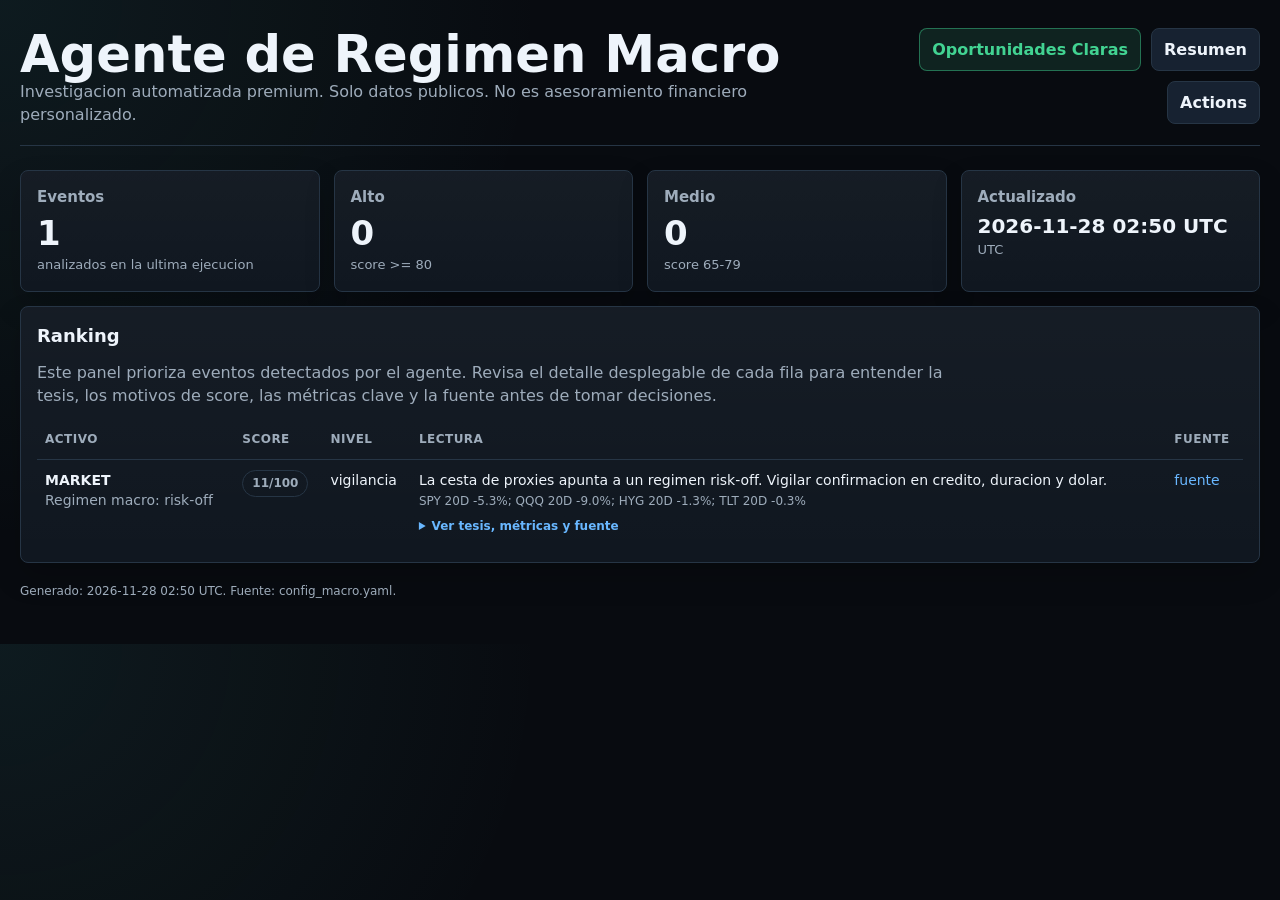
<file: docs/macro_regime_dashboard.html>
<!doctype html>
<html lang="es">
<head>
  <meta charset="utf-8">
  <meta name="viewport" content="width=device-width, initial-scale=1">
  <title>Agente de Regimen Macro</title>
  <style>
    :root {
      color-scheme: dark;
      --bg: #080b10;
      --panel: #101720;
      --panel-2: #0d131b;
      --panel-3: #151f2a;
      --line: #263545;
      --text: #eef4fb;
      --muted: #9eacbb;
      --green: #42d392;
      --yellow: #f4c95d;
      --red: #ff6f61;
      --blue: #69b7ff;
      --cyan: #57d6d1;
    }
    * { box-sizing: border-box; }
    body {
      margin: 0;
      background: radial-gradient(circle at top left, rgba(87, 214, 209, .08), transparent 34rem), var(--bg);
      color: var(--text);
      font-family: ui-sans-serif, system-ui, -apple-system, BlinkMacSystemFont, "Segoe UI", sans-serif;
      line-height: 1.45;
    }
    a { color: var(--blue); text-decoration: none; }
    a:hover { text-decoration: underline; }
    .shell { width: min(1440px, calc(100% - 40px)); margin: 0 auto; padding: 28px 0 44px; }
    .topbar { display: flex; justify-content: space-between; gap: 18px; align-items: flex-start; margin-bottom: 24px; padding-bottom: 18px; border-bottom: 1px solid var(--line); }
    h1 { margin: 0; font-size: clamp(30px, 4vw, 54px); letter-spacing: 0; line-height: 1.02; }
    h2 { margin: 0 0 12px; font-size: 18px; }
    h3 { margin: 0; font-size: 15px; color: var(--muted); font-weight: 650; }
    .muted { color: var(--muted); }
    .nav { display: flex; gap: 10px; flex-wrap: wrap; justify-content: flex-end; }
    .btn { border: 1px solid var(--line); background: #172231; color: var(--text); padding: 9px 12px; border-radius: 8px; font-weight: 750; display: inline-flex; align-items: center; justify-content: center; min-height: 38px; }
    .btn.primary { border-color: rgba(66, 211, 146, .45); background: rgba(66, 211, 146, .12); color: var(--green); }
    .btn.compact { min-height: 32px; padding: 6px 9px; font-size: 12px; }
    .grid { display: grid; grid-template-columns: repeat(12, 1fr); gap: 14px; }
    .card { background: linear-gradient(180deg, rgba(255,255,255,.025), transparent), var(--panel); border: 1px solid var(--line); border-radius: 8px; padding: 16px; min-width: 0; box-shadow: 0 14px 30px rgba(0,0,0,.18); }
    .card.danger { border-color: rgba(255,111,97,.55); background: rgba(255,111,97,.10); }
    .span-3 { grid-column: span 3; }
    .span-4 { grid-column: span 4; }
    .span-5 { grid-column: span 5; }
    .span-7 { grid-column: span 7; }
    .span-8 { grid-column: span 8; }
    .span-12 { grid-column: span 12; }
    .metric { font-size: 34px; line-height: 1.05; font-weight: 800; margin: 8px 0 4px; }
    .metric.small { font-size: 20px; }
    .submetric { color: var(--muted); font-size: 13px; }
    .intro { color: var(--muted); max-width: 920px; margin: 0 0 14px; }
    .pill { display: inline-flex; align-items: center; border: 1px solid var(--line); border-radius: 999px; padding: 4px 9px; font-size: 12px; font-weight: 800; color: var(--muted); }
    .pill.hot { color: var(--green); border-color: rgba(61, 220, 151, .35); background: rgba(61, 220, 151, .08); }
    .pill.watch { color: var(--yellow); border-color: rgba(247, 201, 72, .35); background: rgba(247, 201, 72, .08); }
    .pill.quiet { color: var(--muted); }
    table { width: 100%; border-collapse: collapse; }
    th, td { padding: 10px 8px; border-bottom: 1px solid var(--line); text-align: left; vertical-align: top; }
    th { color: var(--muted); font-size: 12px; text-transform: uppercase; letter-spacing: .04em; }
    td { font-size: 14px; }
    tr:last-child td { border-bottom: 0; }
    .table-wrap { overflow-x: auto; }
    .company { font-weight: 800; }
    .reason { color: var(--muted); font-size: 12px; margin-top: 3px; max-width: 520px; }
    .details { margin-top: 8px; color: var(--muted); }
    .details summary { cursor: pointer; color: var(--blue); font-weight: 750; font-size: 12px; }
    .detail-grid { display: grid; grid-template-columns: repeat(2, minmax(0, 1fr)); gap: 10px; margin-top: 10px; padding: 12px; background: var(--panel-2); border: 1px solid var(--line); border-radius: 8px; }
    .detail-grid strong { color: var(--text); display: block; margin-bottom: 4px; font-size: 12px; text-transform: uppercase; }
    .detail-grid p { margin: 0; font-size: 13px; }
    .status-line { display: flex; align-items: center; justify-content: space-between; gap: 12px; }
    .bar { height: 8px; background: #1a2430; border-radius: 999px; overflow: hidden; margin-top: 10px; }
    .bar > span { display: block; height: 100%; background: var(--green); width: var(--w); }
    footer { color: var(--muted); font-size: 12px; margin-top: 20px; }
    @media (max-width: 980px) {
      .span-3, .span-4, .span-5, .span-7, .span-8 { grid-column: span 12; }
      .topbar { display: block; }
      .nav { justify-content: flex-start; margin-top: 16px; }
      .detail-grid { grid-template-columns: 1fr; }
    }
  </style>
</head>
<body>
<div class="shell">
  <div class="topbar">
    <div>
      <h1>Agente de Regimen Macro</h1>
      <div class="muted">Investigacion automatizada premium. Solo datos publicos. No es asesoramiento financiero personalizado.</div>
    </div>
    <nav class="nav">
      <a class="btn primary" href="opportunities.html">Oportunidades Claras</a>
      <a class="btn" href="index.html">Resumen</a>
      <a class="btn" href="https://github.com/DiegoSR-git/market-signal-agent/actions">Actions</a>
    </nav>
  </div>
  <section class="grid">
    <div class="card span-3"><h3>Eventos</h3><div class="metric">1</div><div class="submetric">analizados en la ultima ejecucion</div></div>
    <div class="card span-3"><h3>Alto</h3><div class="metric">0</div><div class="submetric">score >= 80</div></div>
    <div class="card span-3"><h3>Medio</h3><div class="metric">0</div><div class="submetric">score 65-79</div></div>
    <div class="card span-3"><h3>Actualizado</h3><div class="metric" style="font-size:20px">2026-11-28 02:50 UTC</div><div class="submetric">UTC</div></div>

    <div class="card span-12">
      <h2>Ranking</h2>
      <p class="intro">Este panel prioriza eventos detectados por el agente. Revisa el detalle desplegable de cada fila para entender la tesis, los motivos de score, las métricas clave y la fuente antes de tomar decisiones.</p>
      <div class="table-wrap"><table><thead><tr><th>Activo</th><th>Score</th><th>Nivel</th><th>Lectura</th><th>Fuente</th></tr></thead><tbody><tr>
          <td><div class="company">MARKET</div><div class="muted">Regimen macro: risk-off</div></td>
          <td><span class="pill quiet">11/100</span></td>
          <td>vigilancia</td>
          <td>La cesta de proxies apunta a un regimen risk-off. Vigilar confirmacion en credito, duracion y dolar.<div class="reason">SPY 20D -5.3%; QQQ 20D -9.0%; HYG 20D -1.3%; TLT 20D -0.3%</div><details class="details">
      <summary>Ver tesis, métricas y fuente</summary>
      <div class="detail-grid">
        <div><strong>Lectura</strong><p>La cesta de proxies apunta a un regimen risk-off. Vigilar confirmacion en credito, duracion y dolar.</p></div>
        <div><strong>Motivos</strong><p>SPY 20D -5.3%; QQQ 20D -9.0%; HYG 20D -1.3%; TLT 20D -0.3%</p></div>
        <div><strong>Métricas</strong><p>Regime: risk-off; Proxies: SPY: Symbol: SPY, Status: ok, Price: 728.32, Volume: 40442200.00, Volume 20d avg: 65082405.00, Volume ratio: 0.62, QQQ: Symbol: QQQ, Status: ok, Price: 650.99, Volume: 35503700.00, Volume 20d avg: 63516715.00, Volume ratio: 0.56, IWM: Symbol: IWM, Status: ok, Price: 273.79, Volume: 16121000.00, Volume 20d avg: 28029985.00, Volume ratio: 0.58, TLT: Symbol: TLT, Status: ok, Price: 81.27, Volume: 37456600.00, Volume 20d avg: 39760945.00, Volume ratio: 0.94, HYG: Symbol: HYG, Status: ok, Price: 76.61, Volume: 13760400.00, Volume 20d avg: 43815530.00, Volume ratio: 0.31, LQD: Symbol: LQD, Status: ok, Price: 104.00, Volume: 14104000.00, Volume 20d avg: 28840240.00, Volume ratio: 0.49</p></div>
        <div><strong>Fuente</strong><p><a href="https://finance.yahoo.com">Abrir fuente</a></p></div>
      </div>
    </details></td>
          <td><a href="https://finance.yahoo.com">fuente</a></td>
        </tr></tbody></table></div>
    </div>
  </section>
  <footer>Generado: 2026-11-28 02:50 UTC. Fuente: config_macro.yaml.</footer>
</div>
</body>
</html>
</file>
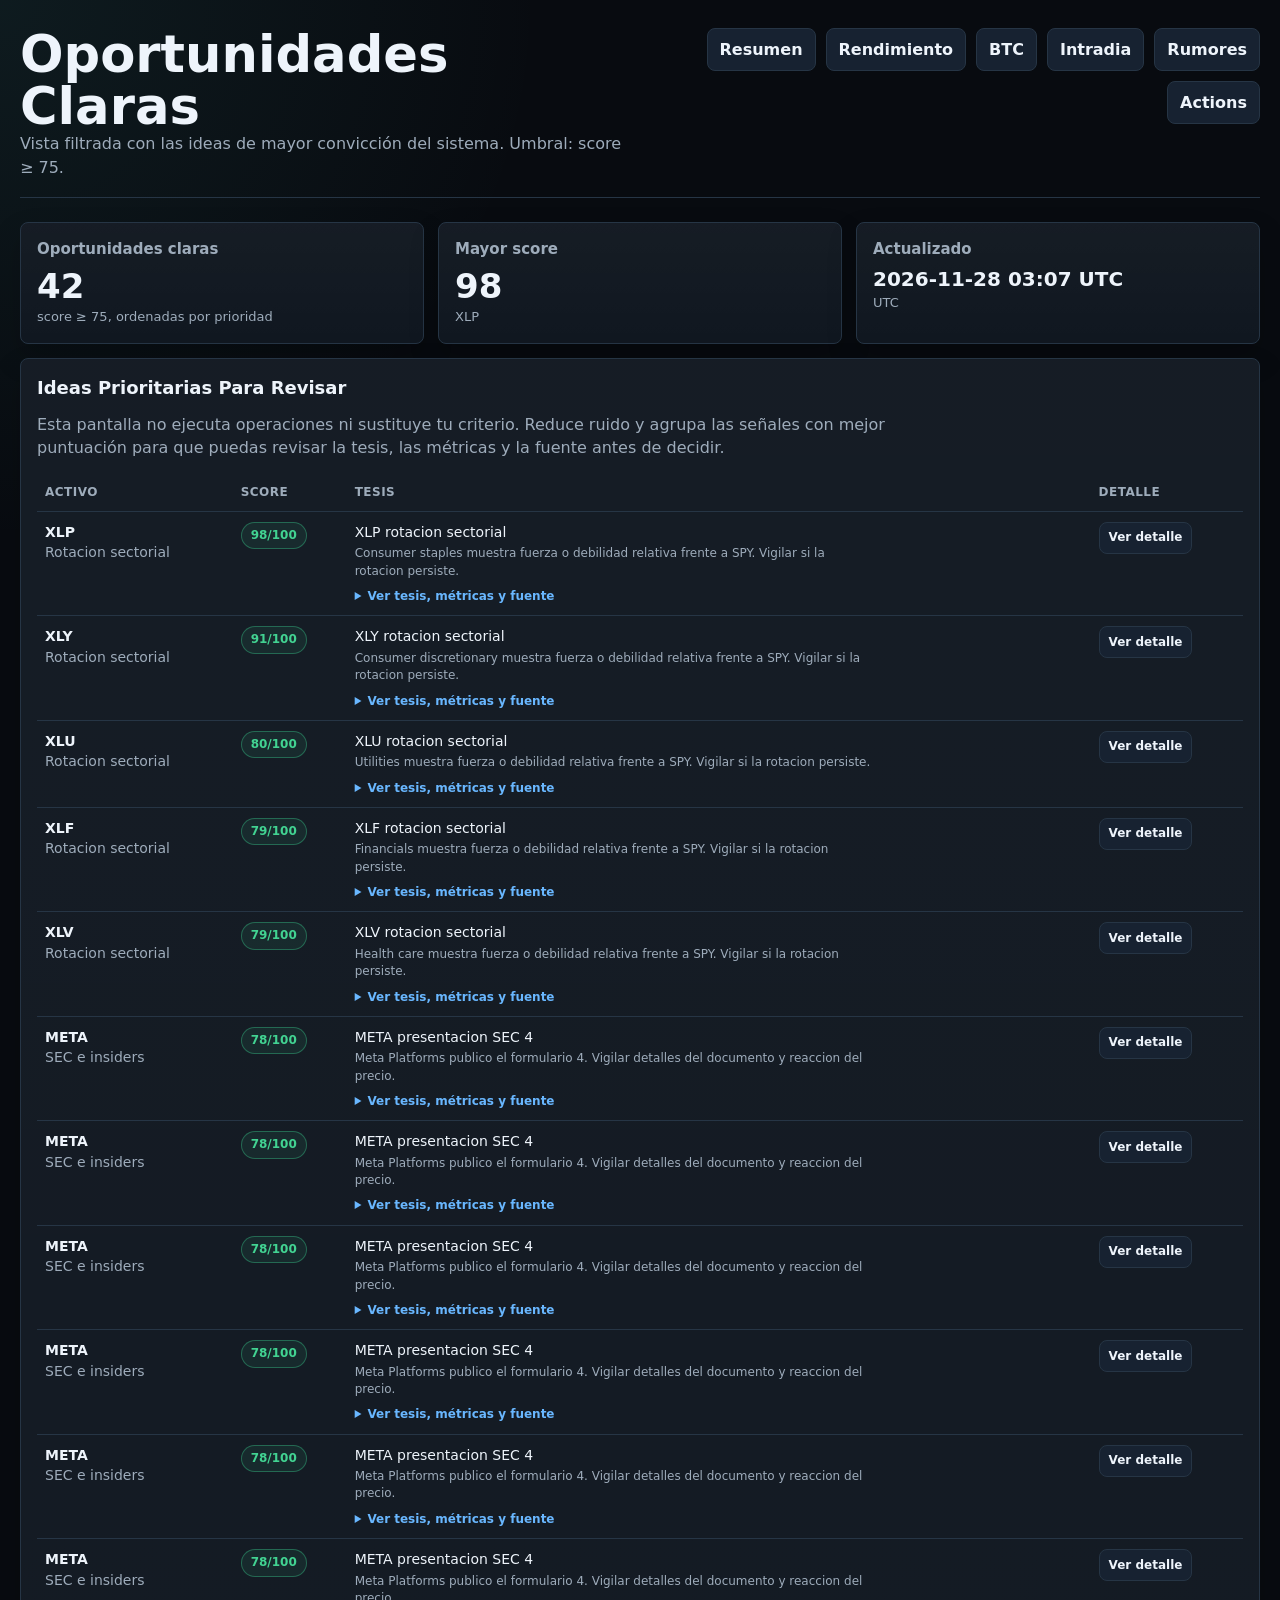
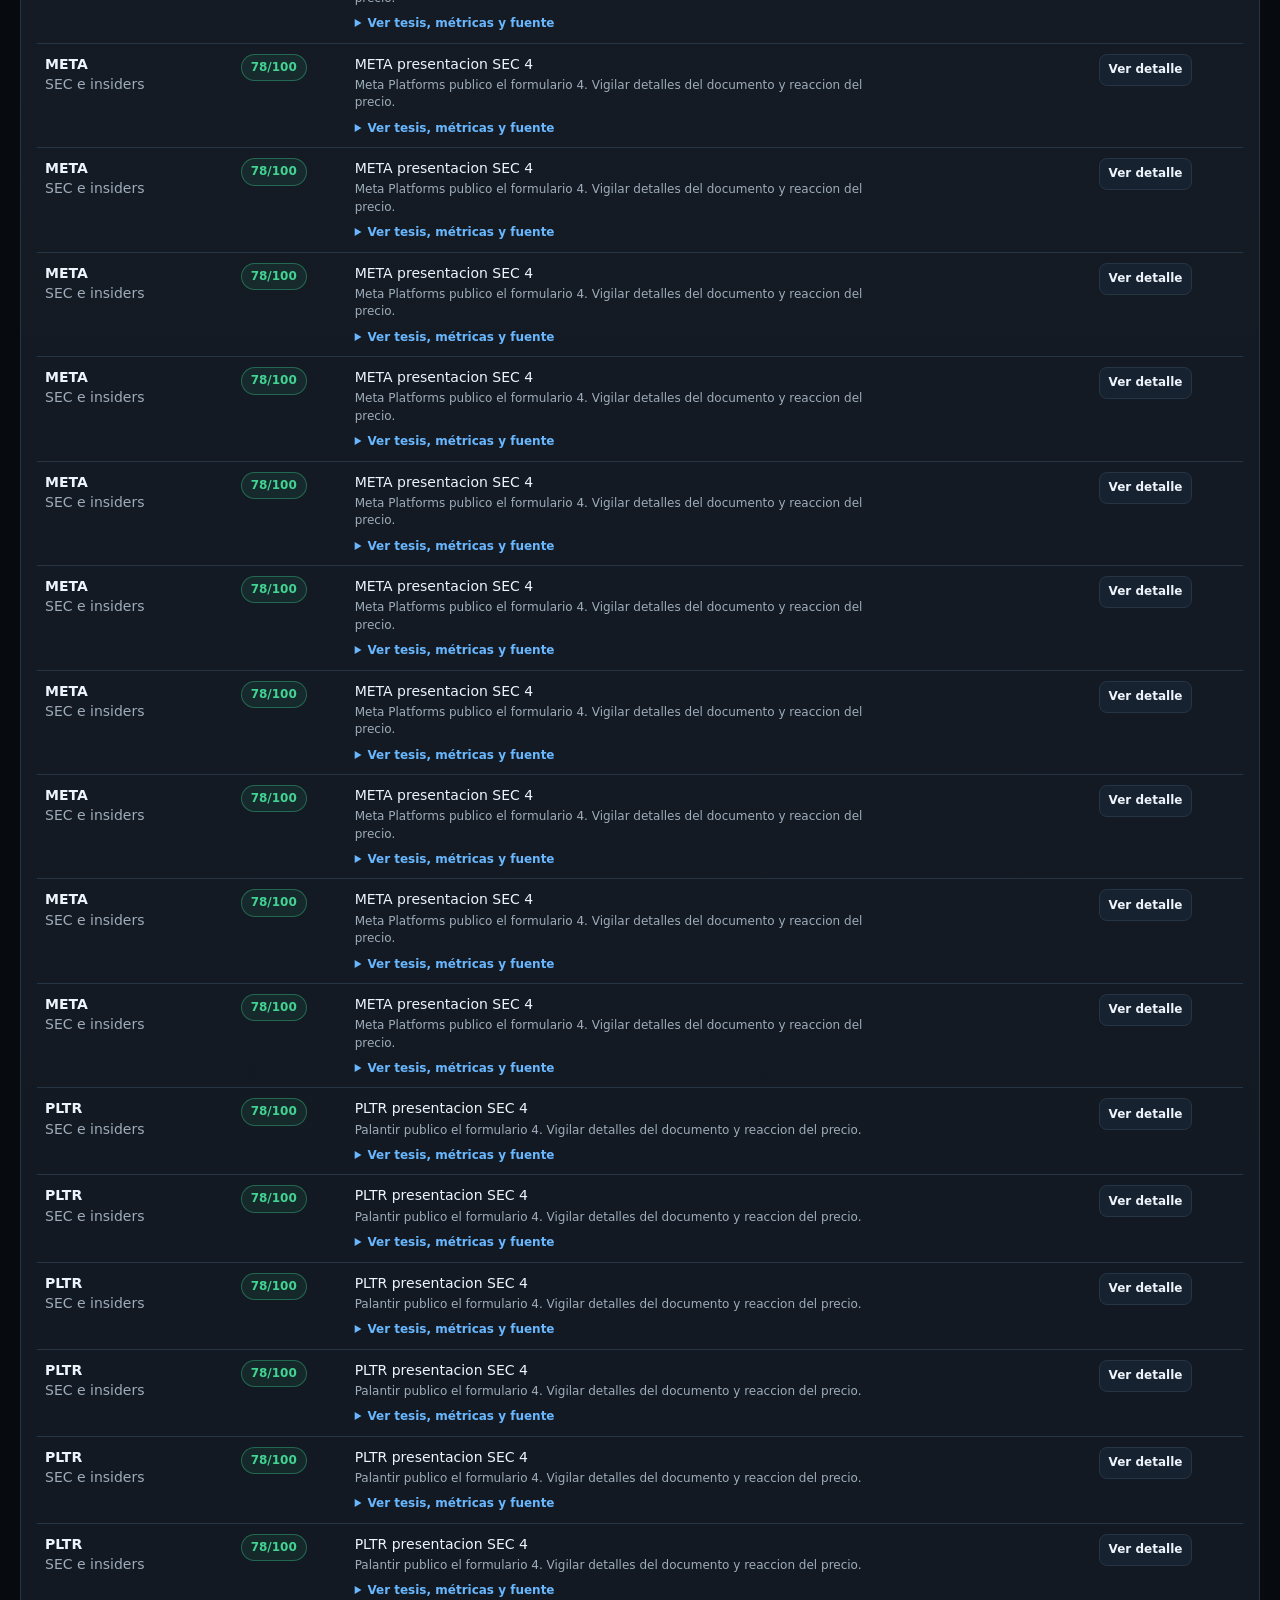
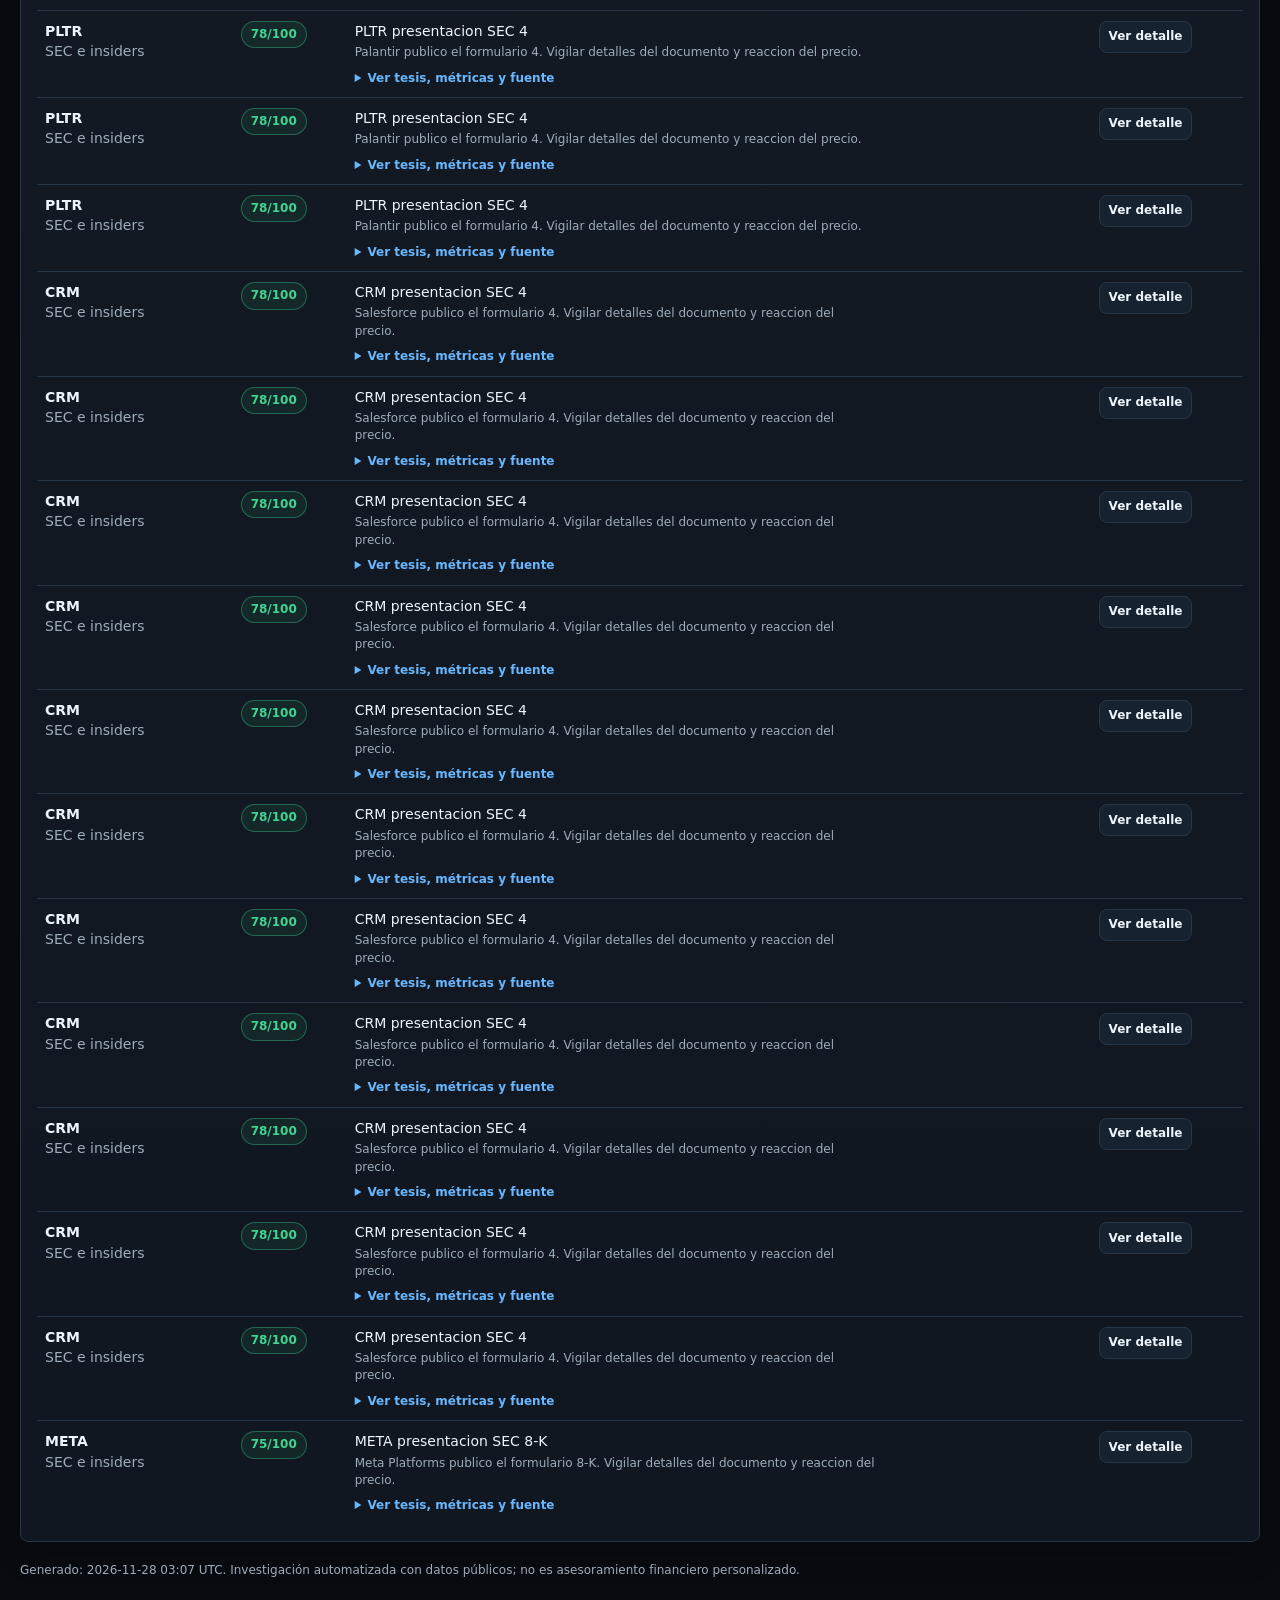
<file: docs/opportunities.html>
<!doctype html>
<html lang="es">
<head>
  <meta charset="utf-8">
  <meta name="viewport" content="width=device-width, initial-scale=1">
  <title>Oportunidades Claras</title>
  <style>
    :root {
      color-scheme: dark;
      --bg: #080b10;
      --panel: #101720;
      --panel-2: #0d131b;
      --panel-3: #151f2a;
      --line: #263545;
      --text: #eef4fb;
      --muted: #9eacbb;
      --green: #42d392;
      --yellow: #f4c95d;
      --red: #ff6f61;
      --blue: #69b7ff;
      --cyan: #57d6d1;
    }
    * { box-sizing: border-box; }
    body {
      margin: 0;
      background: radial-gradient(circle at top left, rgba(87, 214, 209, .08), transparent 34rem), var(--bg);
      color: var(--text);
      font-family: ui-sans-serif, system-ui, -apple-system, BlinkMacSystemFont, "Segoe UI", sans-serif;
      line-height: 1.45;
    }
    a { color: var(--blue); text-decoration: none; }
    a:hover { text-decoration: underline; }
    .shell { width: min(1440px, calc(100% - 40px)); margin: 0 auto; padding: 28px 0 44px; }
    .topbar { display: flex; justify-content: space-between; gap: 18px; align-items: flex-start; margin-bottom: 24px; padding-bottom: 18px; border-bottom: 1px solid var(--line); }
    h1 { margin: 0; font-size: clamp(30px, 4vw, 54px); letter-spacing: 0; line-height: 1.02; }
    h2 { margin: 0 0 12px; font-size: 18px; }
    h3 { margin: 0; font-size: 15px; color: var(--muted); font-weight: 650; }
    .muted { color: var(--muted); }
    .nav { display: flex; gap: 10px; flex-wrap: wrap; justify-content: flex-end; }
    .btn { border: 1px solid var(--line); background: #172231; color: var(--text); padding: 9px 12px; border-radius: 8px; font-weight: 750; display: inline-flex; align-items: center; justify-content: center; min-height: 38px; }
    .btn.primary { border-color: rgba(66, 211, 146, .45); background: rgba(66, 211, 146, .12); color: var(--green); }
    .btn.compact { min-height: 32px; padding: 6px 9px; font-size: 12px; }
    .grid { display: grid; grid-template-columns: repeat(12, 1fr); gap: 14px; }
    .card { background: linear-gradient(180deg, rgba(255,255,255,.025), transparent), var(--panel); border: 1px solid var(--line); border-radius: 8px; padding: 16px; min-width: 0; box-shadow: 0 14px 30px rgba(0,0,0,.18); }
    .card.danger { border-color: rgba(255,111,97,.55); background: rgba(255,111,97,.10); }
    .span-3 { grid-column: span 3; }
    .span-4 { grid-column: span 4; }
    .span-5 { grid-column: span 5; }
    .span-7 { grid-column: span 7; }
    .span-8 { grid-column: span 8; }
    .span-12 { grid-column: span 12; }
    .metric { font-size: 34px; line-height: 1.05; font-weight: 800; margin: 8px 0 4px; }
    .metric.small { font-size: 20px; }
    .submetric { color: var(--muted); font-size: 13px; }
    .intro { color: var(--muted); max-width: 920px; margin: 0 0 14px; }
    .pill { display: inline-flex; align-items: center; border: 1px solid var(--line); border-radius: 999px; padding: 4px 9px; font-size: 12px; font-weight: 800; color: var(--muted); }
    .pill.hot { color: var(--green); border-color: rgba(61, 220, 151, .35); background: rgba(61, 220, 151, .08); }
    .pill.watch { color: var(--yellow); border-color: rgba(247, 201, 72, .35); background: rgba(247, 201, 72, .08); }
    .pill.quiet { color: var(--muted); }
    table { width: 100%; border-collapse: collapse; }
    th, td { padding: 10px 8px; border-bottom: 1px solid var(--line); text-align: left; vertical-align: top; }
    th { color: var(--muted); font-size: 12px; text-transform: uppercase; letter-spacing: .04em; }
    td { font-size: 14px; }
    tr:last-child td { border-bottom: 0; }
    .table-wrap { overflow-x: auto; }
    .company { font-weight: 800; }
    .reason { color: var(--muted); font-size: 12px; margin-top: 3px; max-width: 520px; }
    .details { margin-top: 8px; color: var(--muted); }
    .details summary { cursor: pointer; color: var(--blue); font-weight: 750; font-size: 12px; }
    .detail-grid { display: grid; grid-template-columns: repeat(2, minmax(0, 1fr)); gap: 10px; margin-top: 10px; padding: 12px; background: var(--panel-2); border: 1px solid var(--line); border-radius: 8px; }
    .detail-grid strong { color: var(--text); display: block; margin-bottom: 4px; font-size: 12px; text-transform: uppercase; }
    .detail-grid p { margin: 0; font-size: 13px; }
    .status-line { display: flex; align-items: center; justify-content: space-between; gap: 12px; }
    .bar { height: 8px; background: #1a2430; border-radius: 999px; overflow: hidden; margin-top: 10px; }
    .bar > span { display: block; height: 100%; background: var(--green); width: var(--w); }
    footer { color: var(--muted); font-size: 12px; margin-top: 20px; }
    @media (max-width: 980px) {
      .span-3, .span-4, .span-5, .span-7, .span-8 { grid-column: span 12; }
      .topbar { display: block; }
      .nav { justify-content: flex-start; margin-top: 16px; }
      .detail-grid { grid-template-columns: 1fr; }
    }
  </style>
</head>
<body>
<div class="shell">
  <div class="topbar">
    <div>
      <h1>Oportunidades Claras</h1>
      <div class="muted">Vista filtrada con las ideas de mayor convicción del sistema. Umbral: score ≥ 75.</div>
    </div>
    <nav class="nav">
      <a class="btn" href="index.html">Resumen</a>
      <a class="btn" href="performance_dashboard.html">Rendimiento</a>
      <a class="btn" href="dashboard.html">BTC</a>
      <a class="btn" href="intraday_cashout_dashboard.html">Intradia</a>
      <a class="btn" href="event_rumor_dashboard.html">Rumores</a>
      <a class="btn" href="https://github.com/DiegoSR-git/market-signal-agent/actions">Actions</a>
    </nav>
  </div>
  <section class="grid">
    <div class="card span-4"><h3>Oportunidades claras</h3><div class="metric">42</div><div class="submetric">score ≥ 75, ordenadas por prioridad</div></div>
    <div class="card span-4"><h3>Mayor score</h3><div class="metric">98</div><div class="submetric">XLP</div></div>
    <div class="card span-4"><h3>Actualizado</h3><div class="metric small">2026-11-28 03:07 UTC</div><div class="submetric">UTC</div></div>
    <div class="card span-12">
      <h2>Ideas Prioritarias Para Revisar</h2>
      <p class="intro">Esta pantalla no ejecuta operaciones ni sustituye tu criterio. Reduce ruido y agrupa las señales con mejor puntuación para que puedas revisar la tesis, las métricas y la fuente antes de decidir.</p>
      <div class="table-wrap"><table><thead><tr><th>Activo</th><th>Score</th><th>Tesis</th><th>Detalle</th></tr></thead><tbody><tr>
          <td><div class="company">XLP</div><div class="muted">Rotacion sectorial</div></td>
          <td><span class="pill hot">98/100</span></td>
          <td>XLP rotacion sectorial<div class="reason">Consumer staples muestra fuerza o debilidad relativa frente a SPY. Vigilar si la rotacion persiste.</div><details class="details">
      <summary>Ver tesis, métricas y fuente</summary>
      <div class="detail-grid">
        <div><strong>Lectura</strong><p>Consumer staples muestra fuerza o debilidad relativa frente a SPY. Vigilar si la rotacion persiste.</p></div>
        <div><strong>Motivos</strong><p>20D +5.1%; relativo vs SPY +10.4%; RSI 62.6</p></div>
        <div><strong>Métricas</strong><p>Price: 92.68; Rsi: 62.64; Perf 5d: 3.14; Perf 20d: 5.10; Perf 60d: 8.36; Volume ratio: 0.55; Volume: 12214800.00; Breakout 20d: no</p></div>
        <div><strong>Fuente</strong><p><a href="https://finance.yahoo.com/quote/XLP">Abrir fuente</a></p></div>
      </div>
    </details></td>
          <td><a class="btn compact" href="sector_rotation_dashboard.html">Ver detalle</a></td>
        </tr><tr>
          <td><div class="company">XLY</div><div class="muted">Rotacion sectorial</div></td>
          <td><span class="pill hot">91/100</span></td>
          <td>XLY rotacion sectorial<div class="reason">Consumer discretionary muestra fuerza o debilidad relativa frente a SPY. Vigilar si la rotacion persiste.</div><details class="details">
      <summary>Ver tesis, métricas y fuente</summary>
      <div class="detail-grid">
        <div><strong>Lectura</strong><p>Consumer discretionary muestra fuerza o debilidad relativa frente a SPY. Vigilar si la rotacion persiste.</p></div>
        <div><strong>Motivos</strong><p>20D +3.2%; relativo vs SPY +8.6%; RSI 56.6</p></div>
        <div><strong>Métricas</strong><p>Price: 119.97; Rsi: 56.57; Perf 5d: 3.53; Perf 20d: 3.24; Perf 60d: 4.45; Volume ratio: 0.54; Volume: 5501600.00; Breakout 20d: no</p></div>
        <div><strong>Fuente</strong><p><a href="https://finance.yahoo.com/quote/XLY">Abrir fuente</a></p></div>
      </div>
    </details></td>
          <td><a class="btn compact" href="sector_rotation_dashboard.html">Ver detalle</a></td>
        </tr><tr>
          <td><div class="company">XLU</div><div class="muted">Rotacion sectorial</div></td>
          <td><span class="pill hot">80/100</span></td>
          <td>XLU rotacion sectorial<div class="reason">Utilities muestra fuerza o debilidad relativa frente a SPY. Vigilar si la rotacion persiste.</div><details class="details">
      <summary>Ver tesis, métricas y fuente</summary>
      <div class="detail-grid">
        <div><strong>Lectura</strong><p>Utilities muestra fuerza o debilidad relativa frente a SPY. Vigilar si la rotacion persiste.</p></div>
        <div><strong>Motivos</strong><p>20D +1.4%; relativo vs SPY +6.7%; RSI 57.7</p></div>
        <div><strong>Métricas</strong><p>Price: 43.73; Rsi: 57.74; Perf 5d: 1.67; Perf 20d: 1.37; Perf 60d: 2.48; Volume ratio: 0.54; Volume: 13886800.00; Breakout 20d: no</p></div>
        <div><strong>Fuente</strong><p><a href="https://finance.yahoo.com/quote/XLU">Abrir fuente</a></p></div>
      </div>
    </details></td>
          <td><a class="btn compact" href="sector_rotation_dashboard.html">Ver detalle</a></td>
        </tr><tr>
          <td><div class="company">XLF</div><div class="muted">Rotacion sectorial</div></td>
          <td><span class="pill hot">79/100</span></td>
          <td>XLF rotacion sectorial<div class="reason">Financials muestra fuerza o debilidad relativa frente a SPY. Vigilar si la rotacion persiste.</div><details class="details">
      <summary>Ver tesis, métricas y fuente</summary>
      <div class="detail-grid">
        <div><strong>Lectura</strong><p>Financials muestra fuerza o debilidad relativa frente a SPY. Vigilar si la rotacion persiste.</p></div>
        <div><strong>Motivos</strong><p>20D +0.4%; relativo vs SPY +5.7%; RSI 53.1</p></div>
        <div><strong>Métricas</strong><p>Price: 57.16; Rsi: 53.10; Perf 5d: 2.84; Perf 20d: 0.39; Perf 60d: -0.87; Volume ratio: 0.52; Volume: 21859000.00; Breakout 20d: no</p></div>
        <div><strong>Fuente</strong><p><a href="https://finance.yahoo.com/quote/XLF">Abrir fuente</a></p></div>
      </div>
    </details></td>
          <td><a class="btn compact" href="sector_rotation_dashboard.html">Ver detalle</a></td>
        </tr><tr>
          <td><div class="company">XLV</div><div class="muted">Rotacion sectorial</div></td>
          <td><span class="pill hot">79/100</span></td>
          <td>XLV rotacion sectorial<div class="reason">Health care muestra fuerza o debilidad relativa frente a SPY. Vigilar si la rotacion persiste.</div><details class="details">
      <summary>Ver tesis, métricas y fuente</summary>
      <div class="detail-grid">
        <div><strong>Lectura</strong><p>Health care muestra fuerza o debilidad relativa frente a SPY. Vigilar si la rotacion persiste.</p></div>
        <div><strong>Motivos</strong><p>20D +0.1%; relativo vs SPY +5.4%; RSI 54.3</p></div>
        <div><strong>Métricas</strong><p>Price: 184.20; Rsi: 54.31; Perf 5d: 3.80; Perf 20d: 0.09; Perf 60d: 6.50; Volume ratio: 0.40; Volume: 5295300.00; Breakout 20d: no</p></div>
        <div><strong>Fuente</strong><p><a href="https://finance.yahoo.com/quote/XLV">Abrir fuente</a></p></div>
      </div>
    </details></td>
          <td><a class="btn compact" href="sector_rotation_dashboard.html">Ver detalle</a></td>
        </tr><tr>
          <td><div class="company">META</div><div class="muted">SEC e insiders</div></td>
          <td><span class="pill hot">78/100</span></td>
          <td>META presentacion SEC 4<div class="reason">Meta Platforms publico el formulario 4. Vigilar detalles del documento y reaccion del precio.</div><details class="details">
      <summary>Ver tesis, métricas y fuente</summary>
      <div class="detail-grid">
        <div><strong>Lectura</strong><p>Meta Platforms publico el formulario 4. Vigilar detalles del documento y reaccion del precio.</p></div>
        <div><strong>Motivos</strong><p>formulario SEC 4; presentado 2026-11-25; operacion declarada por insider; precio reaccionando recientemente</p></div>
        <div><strong>Métricas</strong><p>Price: 628.96; Rsi: 50.34; Perf 5d: 5.49; Perf 20d: 0.71; Perf 60d: 6.09; Volume ratio: 0.64; Volume: 11143500.00; Filing date: 2026-11-25</p></div>
        <div><strong>Fuente</strong><p><a href="https://www.sec.gov/Archives/edgar/data/1326801/000095010326018246/xslF345X06/ownership.xml">Abrir fuente</a></p></div>
      </div>
    </details></td>
          <td><a class="btn compact" href="sec_filing_dashboard.html">Ver detalle</a></td>
        </tr><tr>
          <td><div class="company">META</div><div class="muted">SEC e insiders</div></td>
          <td><span class="pill hot">78/100</span></td>
          <td>META presentacion SEC 4<div class="reason">Meta Platforms publico el formulario 4. Vigilar detalles del documento y reaccion del precio.</div><details class="details">
      <summary>Ver tesis, métricas y fuente</summary>
      <div class="detail-grid">
        <div><strong>Lectura</strong><p>Meta Platforms publico el formulario 4. Vigilar detalles del documento y reaccion del precio.</p></div>
        <div><strong>Motivos</strong><p>formulario SEC 4; presentado 2026-11-19; operacion declarada por insider; precio reaccionando recientemente</p></div>
        <div><strong>Métricas</strong><p>Price: 628.96; Rsi: 50.34; Perf 5d: 5.49; Perf 20d: 0.71; Perf 60d: 6.09; Volume ratio: 0.64; Volume: 11143500.00; Filing date: 2026-11-19</p></div>
        <div><strong>Fuente</strong><p><a href="https://www.sec.gov/Archives/edgar/data/1326801/000095010326017904/xslF345X06/ownership.xml">Abrir fuente</a></p></div>
      </div>
    </details></td>
          <td><a class="btn compact" href="sec_filing_dashboard.html">Ver detalle</a></td>
        </tr><tr>
          <td><div class="company">META</div><div class="muted">SEC e insiders</div></td>
          <td><span class="pill hot">78/100</span></td>
          <td>META presentacion SEC 4<div class="reason">Meta Platforms publico el formulario 4. Vigilar detalles del documento y reaccion del precio.</div><details class="details">
      <summary>Ver tesis, métricas y fuente</summary>
      <div class="detail-grid">
        <div><strong>Lectura</strong><p>Meta Platforms publico el formulario 4. Vigilar detalles del documento y reaccion del precio.</p></div>
        <div><strong>Motivos</strong><p>formulario SEC 4; presentado 2026-11-19; operacion declarada por insider; precio reaccionando recientemente</p></div>
        <div><strong>Métricas</strong><p>Price: 628.96; Rsi: 50.34; Perf 5d: 5.49; Perf 20d: 0.71; Perf 60d: 6.09; Volume ratio: 0.64; Volume: 11143500.00; Filing date: 2026-11-19</p></div>
        <div><strong>Fuente</strong><p><a href="https://www.sec.gov/Archives/edgar/data/1326801/000095010326017902/xslF345X06/ownership.xml">Abrir fuente</a></p></div>
      </div>
    </details></td>
          <td><a class="btn compact" href="sec_filing_dashboard.html">Ver detalle</a></td>
        </tr><tr>
          <td><div class="company">META</div><div class="muted">SEC e insiders</div></td>
          <td><span class="pill hot">78/100</span></td>
          <td>META presentacion SEC 4<div class="reason">Meta Platforms publico el formulario 4. Vigilar detalles del documento y reaccion del precio.</div><details class="details">
      <summary>Ver tesis, métricas y fuente</summary>
      <div class="detail-grid">
        <div><strong>Lectura</strong><p>Meta Platforms publico el formulario 4. Vigilar detalles del documento y reaccion del precio.</p></div>
        <div><strong>Motivos</strong><p>formulario SEC 4; presentado 2026-11-19; operacion declarada por insider; precio reaccionando recientemente</p></div>
        <div><strong>Métricas</strong><p>Price: 628.96; Rsi: 50.34; Perf 5d: 5.49; Perf 20d: 0.71; Perf 60d: 6.09; Volume ratio: 0.64; Volume: 11143500.00; Filing date: 2026-11-19</p></div>
        <div><strong>Fuente</strong><p><a href="https://www.sec.gov/Archives/edgar/data/1326801/000095010326017900/xslF345X06/ownership.xml">Abrir fuente</a></p></div>
      </div>
    </details></td>
          <td><a class="btn compact" href="sec_filing_dashboard.html">Ver detalle</a></td>
        </tr><tr>
          <td><div class="company">META</div><div class="muted">SEC e insiders</div></td>
          <td><span class="pill hot">78/100</span></td>
          <td>META presentacion SEC 4<div class="reason">Meta Platforms publico el formulario 4. Vigilar detalles del documento y reaccion del precio.</div><details class="details">
      <summary>Ver tesis, métricas y fuente</summary>
      <div class="detail-grid">
        <div><strong>Lectura</strong><p>Meta Platforms publico el formulario 4. Vigilar detalles del documento y reaccion del precio.</p></div>
        <div><strong>Motivos</strong><p>formulario SEC 4; presentado 2026-11-17; operacion declarada por insider; precio reaccionando recientemente</p></div>
        <div><strong>Métricas</strong><p>Price: 628.96; Rsi: 50.34; Perf 5d: 5.49; Perf 20d: 0.71; Perf 60d: 6.09; Volume ratio: 0.64; Volume: 11143500.00; Filing date: 2026-11-17</p></div>
        <div><strong>Fuente</strong><p><a href="https://www.sec.gov/Archives/edgar/data/1326801/000095010326017707/xslF345X06/ownership.xml">Abrir fuente</a></p></div>
      </div>
    </details></td>
          <td><a class="btn compact" href="sec_filing_dashboard.html">Ver detalle</a></td>
        </tr><tr>
          <td><div class="company">META</div><div class="muted">SEC e insiders</div></td>
          <td><span class="pill hot">78/100</span></td>
          <td>META presentacion SEC 4<div class="reason">Meta Platforms publico el formulario 4. Vigilar detalles del documento y reaccion del precio.</div><details class="details">
      <summary>Ver tesis, métricas y fuente</summary>
      <div class="detail-grid">
        <div><strong>Lectura</strong><p>Meta Platforms publico el formulario 4. Vigilar detalles del documento y reaccion del precio.</p></div>
        <div><strong>Motivos</strong><p>formulario SEC 4; presentado 2026-11-17; operacion declarada por insider; precio reaccionando recientemente</p></div>
        <div><strong>Métricas</strong><p>Price: 628.96; Rsi: 50.34; Perf 5d: 5.49; Perf 20d: 0.71; Perf 60d: 6.09; Volume ratio: 0.64; Volume: 11143500.00; Filing date: 2026-11-17</p></div>
        <div><strong>Fuente</strong><p><a href="https://www.sec.gov/Archives/edgar/data/1326801/000095010326017706/xslF345X06/ownership.xml">Abrir fuente</a></p></div>
      </div>
    </details></td>
          <td><a class="btn compact" href="sec_filing_dashboard.html">Ver detalle</a></td>
        </tr><tr>
          <td><div class="company">META</div><div class="muted">SEC e insiders</div></td>
          <td><span class="pill hot">78/100</span></td>
          <td>META presentacion SEC 4<div class="reason">Meta Platforms publico el formulario 4. Vigilar detalles del documento y reaccion del precio.</div><details class="details">
      <summary>Ver tesis, métricas y fuente</summary>
      <div class="detail-grid">
        <div><strong>Lectura</strong><p>Meta Platforms publico el formulario 4. Vigilar detalles del documento y reaccion del precio.</p></div>
        <div><strong>Motivos</strong><p>formulario SEC 4; presentado 2026-11-17; operacion declarada por insider; precio reaccionando recientemente</p></div>
        <div><strong>Métricas</strong><p>Price: 628.96; Rsi: 50.34; Perf 5d: 5.49; Perf 20d: 0.71; Perf 60d: 6.09; Volume ratio: 0.64; Volume: 11143500.00; Filing date: 2026-11-17</p></div>
        <div><strong>Fuente</strong><p><a href="https://www.sec.gov/Archives/edgar/data/1326801/000095010326017705/xslF345X06/ownership.xml">Abrir fuente</a></p></div>
      </div>
    </details></td>
          <td><a class="btn compact" href="sec_filing_dashboard.html">Ver detalle</a></td>
        </tr><tr>
          <td><div class="company">META</div><div class="muted">SEC e insiders</div></td>
          <td><span class="pill hot">78/100</span></td>
          <td>META presentacion SEC 4<div class="reason">Meta Platforms publico el formulario 4. Vigilar detalles del documento y reaccion del precio.</div><details class="details">
      <summary>Ver tesis, métricas y fuente</summary>
      <div class="detail-grid">
        <div><strong>Lectura</strong><p>Meta Platforms publico el formulario 4. Vigilar detalles del documento y reaccion del precio.</p></div>
        <div><strong>Motivos</strong><p>formulario SEC 4; presentado 2026-11-17; operacion declarada por insider; precio reaccionando recientemente</p></div>
        <div><strong>Métricas</strong><p>Price: 628.96; Rsi: 50.34; Perf 5d: 5.49; Perf 20d: 0.71; Perf 60d: 6.09; Volume ratio: 0.64; Volume: 11143500.00; Filing date: 2026-11-17</p></div>
        <div><strong>Fuente</strong><p><a href="https://www.sec.gov/Archives/edgar/data/1326801/000095010326017704/xslF345X06/ownership.xml">Abrir fuente</a></p></div>
      </div>
    </details></td>
          <td><a class="btn compact" href="sec_filing_dashboard.html">Ver detalle</a></td>
        </tr><tr>
          <td><div class="company">META</div><div class="muted">SEC e insiders</div></td>
          <td><span class="pill hot">78/100</span></td>
          <td>META presentacion SEC 4<div class="reason">Meta Platforms publico el formulario 4. Vigilar detalles del documento y reaccion del precio.</div><details class="details">
      <summary>Ver tesis, métricas y fuente</summary>
      <div class="detail-grid">
        <div><strong>Lectura</strong><p>Meta Platforms publico el formulario 4. Vigilar detalles del documento y reaccion del precio.</p></div>
        <div><strong>Motivos</strong><p>formulario SEC 4; presentado 2026-11-17; operacion declarada por insider; precio reaccionando recientemente</p></div>
        <div><strong>Métricas</strong><p>Price: 628.96; Rsi: 50.34; Perf 5d: 5.49; Perf 20d: 0.71; Perf 60d: 6.09; Volume ratio: 0.64; Volume: 11143500.00; Filing date: 2026-11-17</p></div>
        <div><strong>Fuente</strong><p><a href="https://www.sec.gov/Archives/edgar/data/1326801/000095010326017703/xslF345X06/ownership.xml">Abrir fuente</a></p></div>
      </div>
    </details></td>
          <td><a class="btn compact" href="sec_filing_dashboard.html">Ver detalle</a></td>
        </tr><tr>
          <td><div class="company">META</div><div class="muted">SEC e insiders</div></td>
          <td><span class="pill hot">78/100</span></td>
          <td>META presentacion SEC 4<div class="reason">Meta Platforms publico el formulario 4. Vigilar detalles del documento y reaccion del precio.</div><details class="details">
      <summary>Ver tesis, métricas y fuente</summary>
      <div class="detail-grid">
        <div><strong>Lectura</strong><p>Meta Platforms publico el formulario 4. Vigilar detalles del documento y reaccion del precio.</p></div>
        <div><strong>Motivos</strong><p>formulario SEC 4; presentado 2026-11-17; operacion declarada por insider; precio reaccionando recientemente</p></div>
        <div><strong>Métricas</strong><p>Price: 628.96; Rsi: 50.34; Perf 5d: 5.49; Perf 20d: 0.71; Perf 60d: 6.09; Volume ratio: 0.64; Volume: 11143500.00; Filing date: 2026-11-17</p></div>
        <div><strong>Fuente</strong><p><a href="https://www.sec.gov/Archives/edgar/data/1326801/000095010326017702/xslF345X06/ownership.xml">Abrir fuente</a></p></div>
      </div>
    </details></td>
          <td><a class="btn compact" href="sec_filing_dashboard.html">Ver detalle</a></td>
        </tr><tr>
          <td><div class="company">META</div><div class="muted">SEC e insiders</div></td>
          <td><span class="pill hot">78/100</span></td>
          <td>META presentacion SEC 4<div class="reason">Meta Platforms publico el formulario 4. Vigilar detalles del documento y reaccion del precio.</div><details class="details">
      <summary>Ver tesis, métricas y fuente</summary>
      <div class="detail-grid">
        <div><strong>Lectura</strong><p>Meta Platforms publico el formulario 4. Vigilar detalles del documento y reaccion del precio.</p></div>
        <div><strong>Motivos</strong><p>formulario SEC 4; presentado 2026-11-17; operacion declarada por insider; precio reaccionando recientemente</p></div>
        <div><strong>Métricas</strong><p>Price: 628.96; Rsi: 50.34; Perf 5d: 5.49; Perf 20d: 0.71; Perf 60d: 6.09; Volume ratio: 0.64; Volume: 11143500.00; Filing date: 2026-11-17</p></div>
        <div><strong>Fuente</strong><p><a href="https://www.sec.gov/Archives/edgar/data/1326801/000095010326017701/xslF345X06/ownership.xml">Abrir fuente</a></p></div>
      </div>
    </details></td>
          <td><a class="btn compact" href="sec_filing_dashboard.html">Ver detalle</a></td>
        </tr><tr>
          <td><div class="company">META</div><div class="muted">SEC e insiders</div></td>
          <td><span class="pill hot">78/100</span></td>
          <td>META presentacion SEC 4<div class="reason">Meta Platforms publico el formulario 4. Vigilar detalles del documento y reaccion del precio.</div><details class="details">
      <summary>Ver tesis, métricas y fuente</summary>
      <div class="detail-grid">
        <div><strong>Lectura</strong><p>Meta Platforms publico el formulario 4. Vigilar detalles del documento y reaccion del precio.</p></div>
        <div><strong>Motivos</strong><p>formulario SEC 4; presentado 2026-11-17; operacion declarada por insider; precio reaccionando recientemente</p></div>
        <div><strong>Métricas</strong><p>Price: 628.96; Rsi: 50.34; Perf 5d: 5.49; Perf 20d: 0.71; Perf 60d: 6.09; Volume ratio: 0.64; Volume: 11143500.00; Filing date: 2026-11-17</p></div>
        <div><strong>Fuente</strong><p><a href="https://www.sec.gov/Archives/edgar/data/1326801/000095010326017700/xslF345X06/ownership.xml">Abrir fuente</a></p></div>
      </div>
    </details></td>
          <td><a class="btn compact" href="sec_filing_dashboard.html">Ver detalle</a></td>
        </tr><tr>
          <td><div class="company">META</div><div class="muted">SEC e insiders</div></td>
          <td><span class="pill hot">78/100</span></td>
          <td>META presentacion SEC 4<div class="reason">Meta Platforms publico el formulario 4. Vigilar detalles del documento y reaccion del precio.</div><details class="details">
      <summary>Ver tesis, métricas y fuente</summary>
      <div class="detail-grid">
        <div><strong>Lectura</strong><p>Meta Platforms publico el formulario 4. Vigilar detalles del documento y reaccion del precio.</p></div>
        <div><strong>Motivos</strong><p>formulario SEC 4; presentado 2026-11-17; operacion declarada por insider; precio reaccionando recientemente</p></div>
        <div><strong>Métricas</strong><p>Price: 628.96; Rsi: 50.34; Perf 5d: 5.49; Perf 20d: 0.71; Perf 60d: 6.09; Volume ratio: 0.64; Volume: 11143500.00; Filing date: 2026-11-17</p></div>
        <div><strong>Fuente</strong><p><a href="https://www.sec.gov/Archives/edgar/data/1326801/000095010326017699/xslF345X06/ownership.xml">Abrir fuente</a></p></div>
      </div>
    </details></td>
          <td><a class="btn compact" href="sec_filing_dashboard.html">Ver detalle</a></td>
        </tr><tr>
          <td><div class="company">META</div><div class="muted">SEC e insiders</div></td>
          <td><span class="pill hot">78/100</span></td>
          <td>META presentacion SEC 4<div class="reason">Meta Platforms publico el formulario 4. Vigilar detalles del documento y reaccion del precio.</div><details class="details">
      <summary>Ver tesis, métricas y fuente</summary>
      <div class="detail-grid">
        <div><strong>Lectura</strong><p>Meta Platforms publico el formulario 4. Vigilar detalles del documento y reaccion del precio.</p></div>
        <div><strong>Motivos</strong><p>formulario SEC 4; presentado 2026-11-17; operacion declarada por insider; precio reaccionando recientemente</p></div>
        <div><strong>Métricas</strong><p>Price: 628.96; Rsi: 50.34; Perf 5d: 5.49; Perf 20d: 0.71; Perf 60d: 6.09; Volume ratio: 0.64; Volume: 11143500.00; Filing date: 2026-11-17</p></div>
        <div><strong>Fuente</strong><p><a href="https://www.sec.gov/Archives/edgar/data/1326801/000095010326017698/xslF345X06/ownership.xml">Abrir fuente</a></p></div>
      </div>
    </details></td>
          <td><a class="btn compact" href="sec_filing_dashboard.html">Ver detalle</a></td>
        </tr><tr>
          <td><div class="company">META</div><div class="muted">SEC e insiders</div></td>
          <td><span class="pill hot">78/100</span></td>
          <td>META presentacion SEC 4<div class="reason">Meta Platforms publico el formulario 4. Vigilar detalles del documento y reaccion del precio.</div><details class="details">
      <summary>Ver tesis, métricas y fuente</summary>
      <div class="detail-grid">
        <div><strong>Lectura</strong><p>Meta Platforms publico el formulario 4. Vigilar detalles del documento y reaccion del precio.</p></div>
        <div><strong>Motivos</strong><p>formulario SEC 4; presentado 2026-11-17; operacion declarada por insider; precio reaccionando recientemente</p></div>
        <div><strong>Métricas</strong><p>Price: 628.96; Rsi: 50.34; Perf 5d: 5.49; Perf 20d: 0.71; Perf 60d: 6.09; Volume ratio: 0.64; Volume: 11143500.00; Filing date: 2026-11-17</p></div>
        <div><strong>Fuente</strong><p><a href="https://www.sec.gov/Archives/edgar/data/1326801/000095010326017697/xslF345X06/ownership.xml">Abrir fuente</a></p></div>
      </div>
    </details></td>
          <td><a class="btn compact" href="sec_filing_dashboard.html">Ver detalle</a></td>
        </tr><tr>
          <td><div class="company">META</div><div class="muted">SEC e insiders</div></td>
          <td><span class="pill hot">78/100</span></td>
          <td>META presentacion SEC 4<div class="reason">Meta Platforms publico el formulario 4. Vigilar detalles del documento y reaccion del precio.</div><details class="details">
      <summary>Ver tesis, métricas y fuente</summary>
      <div class="detail-grid">
        <div><strong>Lectura</strong><p>Meta Platforms publico el formulario 4. Vigilar detalles del documento y reaccion del precio.</p></div>
        <div><strong>Motivos</strong><p>formulario SEC 4; presentado 2026-11-17; operacion declarada por insider; precio reaccionando recientemente</p></div>
        <div><strong>Métricas</strong><p>Price: 628.96; Rsi: 50.34; Perf 5d: 5.49; Perf 20d: 0.71; Perf 60d: 6.09; Volume ratio: 0.64; Volume: 11143500.00; Filing date: 2026-11-17</p></div>
        <div><strong>Fuente</strong><p><a href="https://www.sec.gov/Archives/edgar/data/1326801/000095010326017696/xslF345X06/ownership.xml">Abrir fuente</a></p></div>
      </div>
    </details></td>
          <td><a class="btn compact" href="sec_filing_dashboard.html">Ver detalle</a></td>
        </tr><tr>
          <td><div class="company">PLTR</div><div class="muted">SEC e insiders</div></td>
          <td><span class="pill hot">78/100</span></td>
          <td>PLTR presentacion SEC 4<div class="reason">Palantir publico el formulario 4. Vigilar detalles del documento y reaccion del precio.</div><details class="details">
      <summary>Ver tesis, métricas y fuente</summary>
      <div class="detail-grid">
        <div><strong>Lectura</strong><p>Palantir publico el formulario 4. Vigilar detalles del documento y reaccion del precio.</p></div>
        <div><strong>Motivos</strong><p>formulario SEC 4; presentado 2026-11-24; operacion declarada por insider; precio reaccionando recientemente</p></div>
        <div><strong>Métricas</strong><p>Price: 172.17; Rsi: 51.55; Perf 5d: 12.03; Perf 20d: -12.35; Perf 60d: 1.60; Volume ratio: 0.59; Volume: 15054500.00; Filing date: 2026-11-24</p></div>
        <div><strong>Fuente</strong><p><a href="https://www.sec.gov/Archives/edgar/data/1321655/000121106026000012/xslF345X06/form4-11252026_011156.xml">Abrir fuente</a></p></div>
      </div>
    </details></td>
          <td><a class="btn compact" href="sec_filing_dashboard.html">Ver detalle</a></td>
        </tr><tr>
          <td><div class="company">PLTR</div><div class="muted">SEC e insiders</div></td>
          <td><span class="pill hot">78/100</span></td>
          <td>PLTR presentacion SEC 4<div class="reason">Palantir publico el formulario 4. Vigilar detalles del documento y reaccion del precio.</div><details class="details">
      <summary>Ver tesis, métricas y fuente</summary>
      <div class="detail-grid">
        <div><strong>Lectura</strong><p>Palantir publico el formulario 4. Vigilar detalles del documento y reaccion del precio.</p></div>
        <div><strong>Motivos</strong><p>formulario SEC 4; presentado 2026-11-24; operacion declarada por insider; precio reaccionando recientemente</p></div>
        <div><strong>Métricas</strong><p>Price: 172.17; Rsi: 51.55; Perf 5d: 12.03; Perf 20d: -12.35; Perf 60d: 1.60; Volume ratio: 0.59; Volume: 15054500.00; Filing date: 2026-11-24</p></div>
        <div><strong>Fuente</strong><p><a href="https://www.sec.gov/Archives/edgar/data/1321655/000182392326000017/xslF345X06/wk-form4_1795568813.xml">Abrir fuente</a></p></div>
      </div>
    </details></td>
          <td><a class="btn compact" href="sec_filing_dashboard.html">Ver detalle</a></td>
        </tr><tr>
          <td><div class="company">PLTR</div><div class="muted">SEC e insiders</div></td>
          <td><span class="pill hot">78/100</span></td>
          <td>PLTR presentacion SEC 4<div class="reason">Palantir publico el formulario 4. Vigilar detalles del documento y reaccion del precio.</div><details class="details">
      <summary>Ver tesis, métricas y fuente</summary>
      <div class="detail-grid">
        <div><strong>Lectura</strong><p>Palantir publico el formulario 4. Vigilar detalles del documento y reaccion del precio.</p></div>
        <div><strong>Motivos</strong><p>formulario SEC 4; presentado 2026-11-24; operacion declarada por insider; precio reaccionando recientemente</p></div>
        <div><strong>Métricas</strong><p>Price: 172.17; Rsi: 51.55; Perf 5d: 12.03; Perf 20d: -12.35; Perf 60d: 1.60; Volume ratio: 0.59; Volume: 15054500.00; Filing date: 2026-11-24</p></div>
        <div><strong>Fuente</strong><p><a href="https://www.sec.gov/Archives/edgar/data/1321655/000182415926000021/xslF345X06/wk-form4_1795568778.xml">Abrir fuente</a></p></div>
      </div>
    </details></td>
          <td><a class="btn compact" href="sec_filing_dashboard.html">Ver detalle</a></td>
        </tr><tr>
          <td><div class="company">PLTR</div><div class="muted">SEC e insiders</div></td>
          <td><span class="pill hot">78/100</span></td>
          <td>PLTR presentacion SEC 4<div class="reason">Palantir publico el formulario 4. Vigilar detalles del documento y reaccion del precio.</div><details class="details">
      <summary>Ver tesis, métricas y fuente</summary>
      <div class="detail-grid">
        <div><strong>Lectura</strong><p>Palantir publico el formulario 4. Vigilar detalles del documento y reaccion del precio.</p></div>
        <div><strong>Motivos</strong><p>formulario SEC 4; presentado 2026-11-24; operacion declarada por insider; precio reaccionando recientemente</p></div>
        <div><strong>Métricas</strong><p>Price: 172.17; Rsi: 51.55; Perf 5d: 12.03; Perf 20d: -12.35; Perf 60d: 1.60; Volume ratio: 0.59; Volume: 15054500.00; Filing date: 2026-11-24</p></div>
        <div><strong>Fuente</strong><p><a href="https://www.sec.gov/Archives/edgar/data/1321655/000182395126000013/xslF345X06/wk-form4_1795568742.xml">Abrir fuente</a></p></div>
      </div>
    </details></td>
          <td><a class="btn compact" href="sec_filing_dashboard.html">Ver detalle</a></td>
        </tr><tr>
          <td><div class="company">PLTR</div><div class="muted">SEC e insiders</div></td>
          <td><span class="pill hot">78/100</span></td>
          <td>PLTR presentacion SEC 4<div class="reason">Palantir publico el formulario 4. Vigilar detalles del documento y reaccion del precio.</div><details class="details">
      <summary>Ver tesis, métricas y fuente</summary>
      <div class="detail-grid">
        <div><strong>Lectura</strong><p>Palantir publico el formulario 4. Vigilar detalles del documento y reaccion del precio.</p></div>
        <div><strong>Motivos</strong><p>formulario SEC 4; presentado 2026-11-24; operacion declarada por insider; precio reaccionando recientemente</p></div>
        <div><strong>Métricas</strong><p>Price: 172.17; Rsi: 51.55; Perf 5d: 12.03; Perf 20d: -12.35; Perf 60d: 1.60; Volume ratio: 0.59; Volume: 15054500.00; Filing date: 2026-11-24</p></div>
        <div><strong>Fuente</strong><p><a href="https://www.sec.gov/Archives/edgar/data/1321655/000182395126000011/xslF345X06/wk-form4_1795568677.xml">Abrir fuente</a></p></div>
      </div>
    </details></td>
          <td><a class="btn compact" href="sec_filing_dashboard.html">Ver detalle</a></td>
        </tr><tr>
          <td><div class="company">PLTR</div><div class="muted">SEC e insiders</div></td>
          <td><span class="pill hot">78/100</span></td>
          <td>PLTR presentacion SEC 4<div class="reason">Palantir publico el formulario 4. Vigilar detalles del documento y reaccion del precio.</div><details class="details">
      <summary>Ver tesis, métricas y fuente</summary>
      <div class="detail-grid">
        <div><strong>Lectura</strong><p>Palantir publico el formulario 4. Vigilar detalles del documento y reaccion del precio.</p></div>
        <div><strong>Motivos</strong><p>formulario SEC 4; presentado 2026-11-24; operacion declarada por insider; precio reaccionando recientemente</p></div>
        <div><strong>Métricas</strong><p>Price: 172.17; Rsi: 51.55; Perf 5d: 12.03; Perf 20d: -12.35; Perf 60d: 1.60; Volume ratio: 0.59; Volume: 15054500.00; Filing date: 2026-11-24</p></div>
        <div><strong>Fuente</strong><p><a href="https://www.sec.gov/Archives/edgar/data/1321655/000182394026000014/xslF345X06/wk-form4_1795568616.xml">Abrir fuente</a></p></div>
      </div>
    </details></td>
          <td><a class="btn compact" href="sec_filing_dashboard.html">Ver detalle</a></td>
        </tr><tr>
          <td><div class="company">PLTR</div><div class="muted">SEC e insiders</div></td>
          <td><span class="pill hot">78/100</span></td>
          <td>PLTR presentacion SEC 4<div class="reason">Palantir publico el formulario 4. Vigilar detalles del documento y reaccion del precio.</div><details class="details">
      <summary>Ver tesis, métricas y fuente</summary>
      <div class="detail-grid">
        <div><strong>Lectura</strong><p>Palantir publico el formulario 4. Vigilar detalles del documento y reaccion del precio.</p></div>
        <div><strong>Motivos</strong><p>formulario SEC 4; presentado 2026-11-24; operacion declarada por insider; precio reaccionando recientemente</p></div>
        <div><strong>Métricas</strong><p>Price: 172.17; Rsi: 51.55; Perf 5d: 12.03; Perf 20d: -12.35; Perf 60d: 1.60; Volume ratio: 0.59; Volume: 15054500.00; Filing date: 2026-11-24</p></div>
        <div><strong>Fuente</strong><p><a href="https://www.sec.gov/Archives/edgar/data/1321655/000170518926000019/xslF345X06/wk-form4_1795568535.xml">Abrir fuente</a></p></div>
      </div>
    </details></td>
          <td><a class="btn compact" href="sec_filing_dashboard.html">Ver detalle</a></td>
        </tr><tr>
          <td><div class="company">PLTR</div><div class="muted">SEC e insiders</div></td>
          <td><span class="pill hot">78/100</span></td>
          <td>PLTR presentacion SEC 4<div class="reason">Palantir publico el formulario 4. Vigilar detalles del documento y reaccion del precio.</div><details class="details">
      <summary>Ver tesis, métricas y fuente</summary>
      <div class="detail-grid">
        <div><strong>Lectura</strong><p>Palantir publico el formulario 4. Vigilar detalles del documento y reaccion del precio.</p></div>
        <div><strong>Motivos</strong><p>formulario SEC 4; presentado 2026-11-23; operacion declarada por insider; precio reaccionando recientemente</p></div>
        <div><strong>Métricas</strong><p>Price: 172.17; Rsi: 51.55; Perf 5d: 12.03; Perf 20d: -12.35; Perf 60d: 1.60; Volume ratio: 0.59; Volume: 15054500.00; Filing date: 2026-11-23</p></div>
        <div><strong>Fuente</strong><p><a href="https://www.sec.gov/Archives/edgar/data/1321655/000182415926000019/xslF345X06/wk-form4_1795482132.xml">Abrir fuente</a></p></div>
      </div>
    </details></td>
          <td><a class="btn compact" href="sec_filing_dashboard.html">Ver detalle</a></td>
        </tr><tr>
          <td><div class="company">PLTR</div><div class="muted">SEC e insiders</div></td>
          <td><span class="pill hot">78/100</span></td>
          <td>PLTR presentacion SEC 4<div class="reason">Palantir publico el formulario 4. Vigilar detalles del documento y reaccion del precio.</div><details class="details">
      <summary>Ver tesis, métricas y fuente</summary>
      <div class="detail-grid">
        <div><strong>Lectura</strong><p>Palantir publico el formulario 4. Vigilar detalles del documento y reaccion del precio.</p></div>
        <div><strong>Motivos</strong><p>formulario SEC 4; presentado 2026-11-17; operacion declarada por insider; precio reaccionando recientemente</p></div>
        <div><strong>Métricas</strong><p>Price: 172.17; Rsi: 51.55; Perf 5d: 12.03; Perf 20d: -12.35; Perf 60d: 1.60; Volume ratio: 0.59; Volume: 15054500.00; Filing date: 2026-11-17</p></div>
        <div><strong>Fuente</strong><p><a href="https://www.sec.gov/Archives/edgar/data/1321655/000182395226000026/xslF345X06/wk-form4_1794963692.xml">Abrir fuente</a></p></div>
      </div>
    </details></td>
          <td><a class="btn compact" href="sec_filing_dashboard.html">Ver detalle</a></td>
        </tr><tr>
          <td><div class="company">CRM</div><div class="muted">SEC e insiders</div></td>
          <td><span class="pill hot">78/100</span></td>
          <td>CRM presentacion SEC 4<div class="reason">Salesforce publico el formulario 4. Vigilar detalles del documento y reaccion del precio.</div><details class="details">
      <summary>Ver tesis, métricas y fuente</summary>
      <div class="detail-grid">
        <div><strong>Lectura</strong><p>Salesforce publico el formulario 4. Vigilar detalles del documento y reaccion del precio.</p></div>
        <div><strong>Motivos</strong><p>formulario SEC 4; presentado 2026-11-23; operacion declarada por insider; precio reaccionando recientemente</p></div>
        <div><strong>Métricas</strong><p>Price: 198.21; Rsi: 39.57; Perf 5d: 8.13; Perf 20d: -14.16; Perf 60d: -22.85; Volume ratio: 0.35; Volume: 2515300.00; Filing date: 2026-11-23</p></div>
        <div><strong>Fuente</strong><p><a href="https://www.sec.gov/Archives/edgar/data/1108524/000110852426000255/xslF345X06/form4.xml">Abrir fuente</a></p></div>
      </div>
    </details></td>
          <td><a class="btn compact" href="sec_filing_dashboard.html">Ver detalle</a></td>
        </tr><tr>
          <td><div class="company">CRM</div><div class="muted">SEC e insiders</div></td>
          <td><span class="pill hot">78/100</span></td>
          <td>CRM presentacion SEC 4<div class="reason">Salesforce publico el formulario 4. Vigilar detalles del documento y reaccion del precio.</div><details class="details">
      <summary>Ver tesis, métricas y fuente</summary>
      <div class="detail-grid">
        <div><strong>Lectura</strong><p>Salesforce publico el formulario 4. Vigilar detalles del documento y reaccion del precio.</p></div>
        <div><strong>Motivos</strong><p>formulario SEC 4; presentado 2026-11-23; operacion declarada por insider; precio reaccionando recientemente</p></div>
        <div><strong>Métricas</strong><p>Price: 198.21; Rsi: 39.57; Perf 5d: 8.13; Perf 20d: -14.16; Perf 60d: -22.85; Volume ratio: 0.35; Volume: 2515300.00; Filing date: 2026-11-23</p></div>
        <div><strong>Fuente</strong><p><a href="https://www.sec.gov/Archives/edgar/data/1108524/000110852426000253/xslF345X06/form4.xml">Abrir fuente</a></p></div>
      </div>
    </details></td>
          <td><a class="btn compact" href="sec_filing_dashboard.html">Ver detalle</a></td>
        </tr><tr>
          <td><div class="company">CRM</div><div class="muted">SEC e insiders</div></td>
          <td><span class="pill hot">78/100</span></td>
          <td>CRM presentacion SEC 4<div class="reason">Salesforce publico el formulario 4. Vigilar detalles del documento y reaccion del precio.</div><details class="details">
      <summary>Ver tesis, métricas y fuente</summary>
      <div class="detail-grid">
        <div><strong>Lectura</strong><p>Salesforce publico el formulario 4. Vigilar detalles del documento y reaccion del precio.</p></div>
        <div><strong>Motivos</strong><p>formulario SEC 4; presentado 2026-11-23; operacion declarada por insider; precio reaccionando recientemente</p></div>
        <div><strong>Métricas</strong><p>Price: 198.21; Rsi: 39.57; Perf 5d: 8.13; Perf 20d: -14.16; Perf 60d: -22.85; Volume ratio: 0.35; Volume: 2515300.00; Filing date: 2026-11-23</p></div>
        <div><strong>Fuente</strong><p><a href="https://www.sec.gov/Archives/edgar/data/1108524/000110852426000251/xslF345X06/form4.xml">Abrir fuente</a></p></div>
      </div>
    </details></td>
          <td><a class="btn compact" href="sec_filing_dashboard.html">Ver detalle</a></td>
        </tr><tr>
          <td><div class="company">CRM</div><div class="muted">SEC e insiders</div></td>
          <td><span class="pill hot">78/100</span></td>
          <td>CRM presentacion SEC 4<div class="reason">Salesforce publico el formulario 4. Vigilar detalles del documento y reaccion del precio.</div><details class="details">
      <summary>Ver tesis, métricas y fuente</summary>
      <div class="detail-grid">
        <div><strong>Lectura</strong><p>Salesforce publico el formulario 4. Vigilar detalles del documento y reaccion del precio.</p></div>
        <div><strong>Motivos</strong><p>formulario SEC 4; presentado 2026-11-23; operacion declarada por insider; precio reaccionando recientemente</p></div>
        <div><strong>Métricas</strong><p>Price: 198.21; Rsi: 39.57; Perf 5d: 8.13; Perf 20d: -14.16; Perf 60d: -22.85; Volume ratio: 0.35; Volume: 2515300.00; Filing date: 2026-11-23</p></div>
        <div><strong>Fuente</strong><p><a href="https://www.sec.gov/Archives/edgar/data/1108524/000110852426000249/xslF345X06/form4.xml">Abrir fuente</a></p></div>
      </div>
    </details></td>
          <td><a class="btn compact" href="sec_filing_dashboard.html">Ver detalle</a></td>
        </tr><tr>
          <td><div class="company">CRM</div><div class="muted">SEC e insiders</div></td>
          <td><span class="pill hot">78/100</span></td>
          <td>CRM presentacion SEC 4<div class="reason">Salesforce publico el formulario 4. Vigilar detalles del documento y reaccion del precio.</div><details class="details">
      <summary>Ver tesis, métricas y fuente</summary>
      <div class="detail-grid">
        <div><strong>Lectura</strong><p>Salesforce publico el formulario 4. Vigilar detalles del documento y reaccion del precio.</p></div>
        <div><strong>Motivos</strong><p>formulario SEC 4; presentado 2026-11-23; operacion declarada por insider; precio reaccionando recientemente</p></div>
        <div><strong>Métricas</strong><p>Price: 198.21; Rsi: 39.57; Perf 5d: 8.13; Perf 20d: -14.16; Perf 60d: -22.85; Volume ratio: 0.35; Volume: 2515300.00; Filing date: 2026-11-23</p></div>
        <div><strong>Fuente</strong><p><a href="https://www.sec.gov/Archives/edgar/data/1108524/000110852426000247/xslF345X06/form4.xml">Abrir fuente</a></p></div>
      </div>
    </details></td>
          <td><a class="btn compact" href="sec_filing_dashboard.html">Ver detalle</a></td>
        </tr><tr>
          <td><div class="company">CRM</div><div class="muted">SEC e insiders</div></td>
          <td><span class="pill hot">78/100</span></td>
          <td>CRM presentacion SEC 4<div class="reason">Salesforce publico el formulario 4. Vigilar detalles del documento y reaccion del precio.</div><details class="details">
      <summary>Ver tesis, métricas y fuente</summary>
      <div class="detail-grid">
        <div><strong>Lectura</strong><p>Salesforce publico el formulario 4. Vigilar detalles del documento y reaccion del precio.</p></div>
        <div><strong>Motivos</strong><p>formulario SEC 4; presentado 2026-11-23; operacion declarada por insider; precio reaccionando recientemente</p></div>
        <div><strong>Métricas</strong><p>Price: 198.21; Rsi: 39.57; Perf 5d: 8.13; Perf 20d: -14.16; Perf 60d: -22.85; Volume ratio: 0.35; Volume: 2515300.00; Filing date: 2026-11-23</p></div>
        <div><strong>Fuente</strong><p><a href="https://www.sec.gov/Archives/edgar/data/1108524/000110852426000245/xslF345X06/form4.xml">Abrir fuente</a></p></div>
      </div>
    </details></td>
          <td><a class="btn compact" href="sec_filing_dashboard.html">Ver detalle</a></td>
        </tr><tr>
          <td><div class="company">CRM</div><div class="muted">SEC e insiders</div></td>
          <td><span class="pill hot">78/100</span></td>
          <td>CRM presentacion SEC 4<div class="reason">Salesforce publico el formulario 4. Vigilar detalles del documento y reaccion del precio.</div><details class="details">
      <summary>Ver tesis, métricas y fuente</summary>
      <div class="detail-grid">
        <div><strong>Lectura</strong><p>Salesforce publico el formulario 4. Vigilar detalles del documento y reaccion del precio.</p></div>
        <div><strong>Motivos</strong><p>formulario SEC 4; presentado 2026-11-23; operacion declarada por insider; precio reaccionando recientemente</p></div>
        <div><strong>Métricas</strong><p>Price: 198.21; Rsi: 39.57; Perf 5d: 8.13; Perf 20d: -14.16; Perf 60d: -22.85; Volume ratio: 0.35; Volume: 2515300.00; Filing date: 2026-11-23</p></div>
        <div><strong>Fuente</strong><p><a href="https://www.sec.gov/Archives/edgar/data/1108524/000110852426000243/xslF345X06/form4.xml">Abrir fuente</a></p></div>
      </div>
    </details></td>
          <td><a class="btn compact" href="sec_filing_dashboard.html">Ver detalle</a></td>
        </tr><tr>
          <td><div class="company">CRM</div><div class="muted">SEC e insiders</div></td>
          <td><span class="pill hot">78/100</span></td>
          <td>CRM presentacion SEC 4<div class="reason">Salesforce publico el formulario 4. Vigilar detalles del documento y reaccion del precio.</div><details class="details">
      <summary>Ver tesis, métricas y fuente</summary>
      <div class="detail-grid">
        <div><strong>Lectura</strong><p>Salesforce publico el formulario 4. Vigilar detalles del documento y reaccion del precio.</p></div>
        <div><strong>Motivos</strong><p>formulario SEC 4; presentado 2026-11-23; operacion declarada por insider; precio reaccionando recientemente</p></div>
        <div><strong>Métricas</strong><p>Price: 198.21; Rsi: 39.57; Perf 5d: 8.13; Perf 20d: -14.16; Perf 60d: -22.85; Volume ratio: 0.35; Volume: 2515300.00; Filing date: 2026-11-23</p></div>
        <div><strong>Fuente</strong><p><a href="https://www.sec.gov/Archives/edgar/data/1108524/000110852426000241/xslF345X06/form4.xml">Abrir fuente</a></p></div>
      </div>
    </details></td>
          <td><a class="btn compact" href="sec_filing_dashboard.html">Ver detalle</a></td>
        </tr><tr>
          <td><div class="company">CRM</div><div class="muted">SEC e insiders</div></td>
          <td><span class="pill hot">78/100</span></td>
          <td>CRM presentacion SEC 4<div class="reason">Salesforce publico el formulario 4. Vigilar detalles del documento y reaccion del precio.</div><details class="details">
      <summary>Ver tesis, métricas y fuente</summary>
      <div class="detail-grid">
        <div><strong>Lectura</strong><p>Salesforce publico el formulario 4. Vigilar detalles del documento y reaccion del precio.</p></div>
        <div><strong>Motivos</strong><p>formulario SEC 4; presentado 2026-11-23; operacion declarada por insider; precio reaccionando recientemente</p></div>
        <div><strong>Métricas</strong><p>Price: 198.21; Rsi: 39.57; Perf 5d: 8.13; Perf 20d: -14.16; Perf 60d: -22.85; Volume ratio: 0.35; Volume: 2515300.00; Filing date: 2026-11-23</p></div>
        <div><strong>Fuente</strong><p><a href="https://www.sec.gov/Archives/edgar/data/1108524/000110852426000239/xslF345X06/form4.xml">Abrir fuente</a></p></div>
      </div>
    </details></td>
          <td><a class="btn compact" href="sec_filing_dashboard.html">Ver detalle</a></td>
        </tr><tr>
          <td><div class="company">CRM</div><div class="muted">SEC e insiders</div></td>
          <td><span class="pill hot">78/100</span></td>
          <td>CRM presentacion SEC 4<div class="reason">Salesforce publico el formulario 4. Vigilar detalles del documento y reaccion del precio.</div><details class="details">
      <summary>Ver tesis, métricas y fuente</summary>
      <div class="detail-grid">
        <div><strong>Lectura</strong><p>Salesforce publico el formulario 4. Vigilar detalles del documento y reaccion del precio.</p></div>
        <div><strong>Motivos</strong><p>formulario SEC 4; presentado 2026-11-23; operacion declarada por insider; precio reaccionando recientemente</p></div>
        <div><strong>Métricas</strong><p>Price: 198.21; Rsi: 39.57; Perf 5d: 8.13; Perf 20d: -14.16; Perf 60d: -22.85; Volume ratio: 0.35; Volume: 2515300.00; Filing date: 2026-11-23</p></div>
        <div><strong>Fuente</strong><p><a href="https://www.sec.gov/Archives/edgar/data/1108524/000110852426000237/xslF345X06/form4.xml">Abrir fuente</a></p></div>
      </div>
    </details></td>
          <td><a class="btn compact" href="sec_filing_dashboard.html">Ver detalle</a></td>
        </tr><tr>
          <td><div class="company">CRM</div><div class="muted">SEC e insiders</div></td>
          <td><span class="pill hot">78/100</span></td>
          <td>CRM presentacion SEC 4<div class="reason">Salesforce publico el formulario 4. Vigilar detalles del documento y reaccion del precio.</div><details class="details">
      <summary>Ver tesis, métricas y fuente</summary>
      <div class="detail-grid">
        <div><strong>Lectura</strong><p>Salesforce publico el formulario 4. Vigilar detalles del documento y reaccion del precio.</p></div>
        <div><strong>Motivos</strong><p>formulario SEC 4; presentado 2026-11-23; operacion declarada por insider; precio reaccionando recientemente</p></div>
        <div><strong>Métricas</strong><p>Price: 198.21; Rsi: 39.57; Perf 5d: 8.13; Perf 20d: -14.16; Perf 60d: -22.85; Volume ratio: 0.35; Volume: 2515300.00; Filing date: 2026-11-23</p></div>
        <div><strong>Fuente</strong><p><a href="https://www.sec.gov/Archives/edgar/data/1108524/000110852426000235/xslF345X06/form4.xml">Abrir fuente</a></p></div>
      </div>
    </details></td>
          <td><a class="btn compact" href="sec_filing_dashboard.html">Ver detalle</a></td>
        </tr><tr>
          <td><div class="company">META</div><div class="muted">SEC e insiders</div></td>
          <td><span class="pill hot">75/100</span></td>
          <td>META presentacion SEC 8-K<div class="reason">Meta Platforms publico el formulario 8-K. Vigilar detalles del documento y reaccion del precio.</div><details class="details">
      <summary>Ver tesis, métricas y fuente</summary>
      <div class="detail-grid">
        <div><strong>Lectura</strong><p>Meta Platforms publico el formulario 8-K. Vigilar detalles del documento y reaccion del precio.</p></div>
        <div><strong>Motivos</strong><p>formulario SEC 8-K; presentado 2026-11-23; hecho relevante comunicado; precio reaccionando recientemente</p></div>
        <div><strong>Métricas</strong><p>Price: 628.96; Rsi: 50.34; Perf 5d: 5.49; Perf 20d: 0.71; Perf 60d: 6.09; Volume ratio: 0.64; Volume: 11143500.00; Filing date: 2026-11-23</p></div>
        <div><strong>Fuente</strong><p><a href="https://www.sec.gov/Archives/edgar/data/1326801/000162828026075541/meta-20261118.htm">Abrir fuente</a></p></div>
      </div>
    </details></td>
          <td><a class="btn compact" href="sec_filing_dashboard.html">Ver detalle</a></td>
        </tr></tbody></table></div>
    </div>
  </section>
  <footer>Generado: 2026-11-28 03:07 UTC. Investigación automatizada con datos públicos; no es asesoramiento financiero personalizado.</footer>
</div>
</body>
</html>
</file>
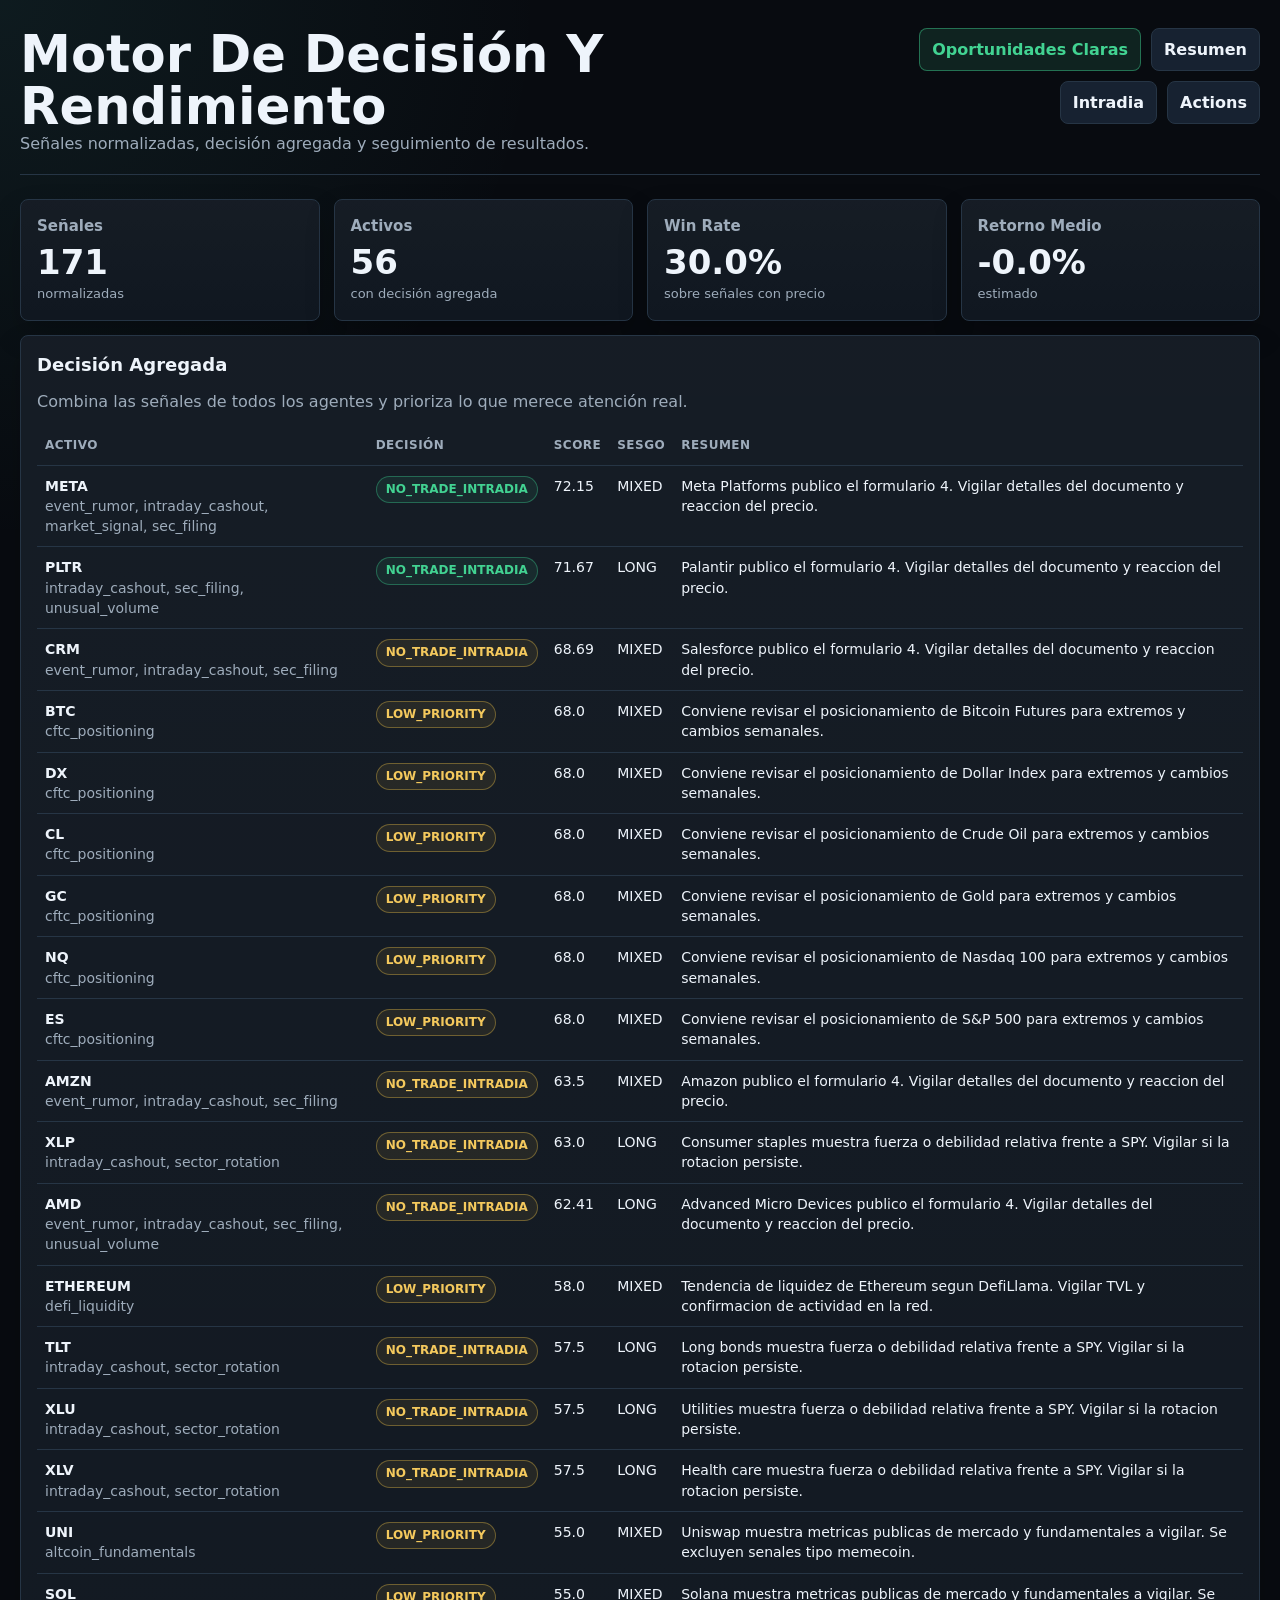
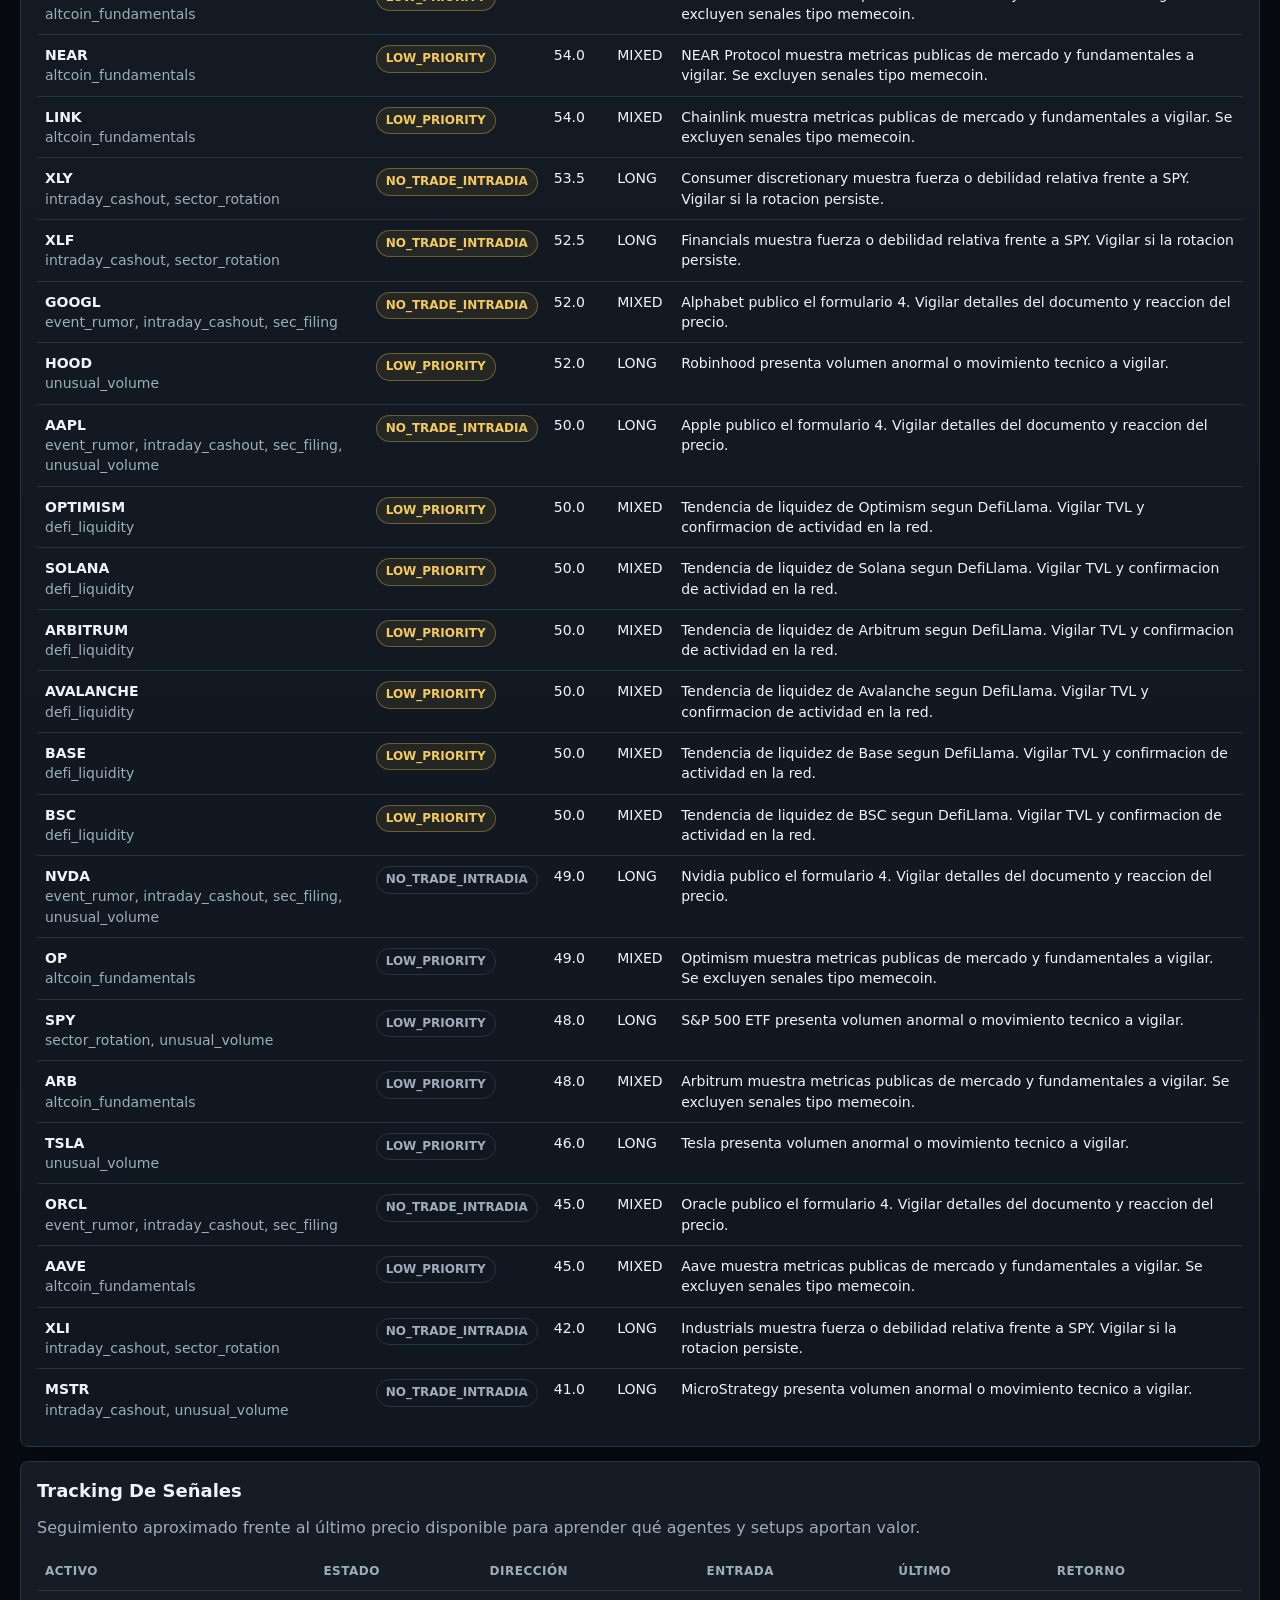
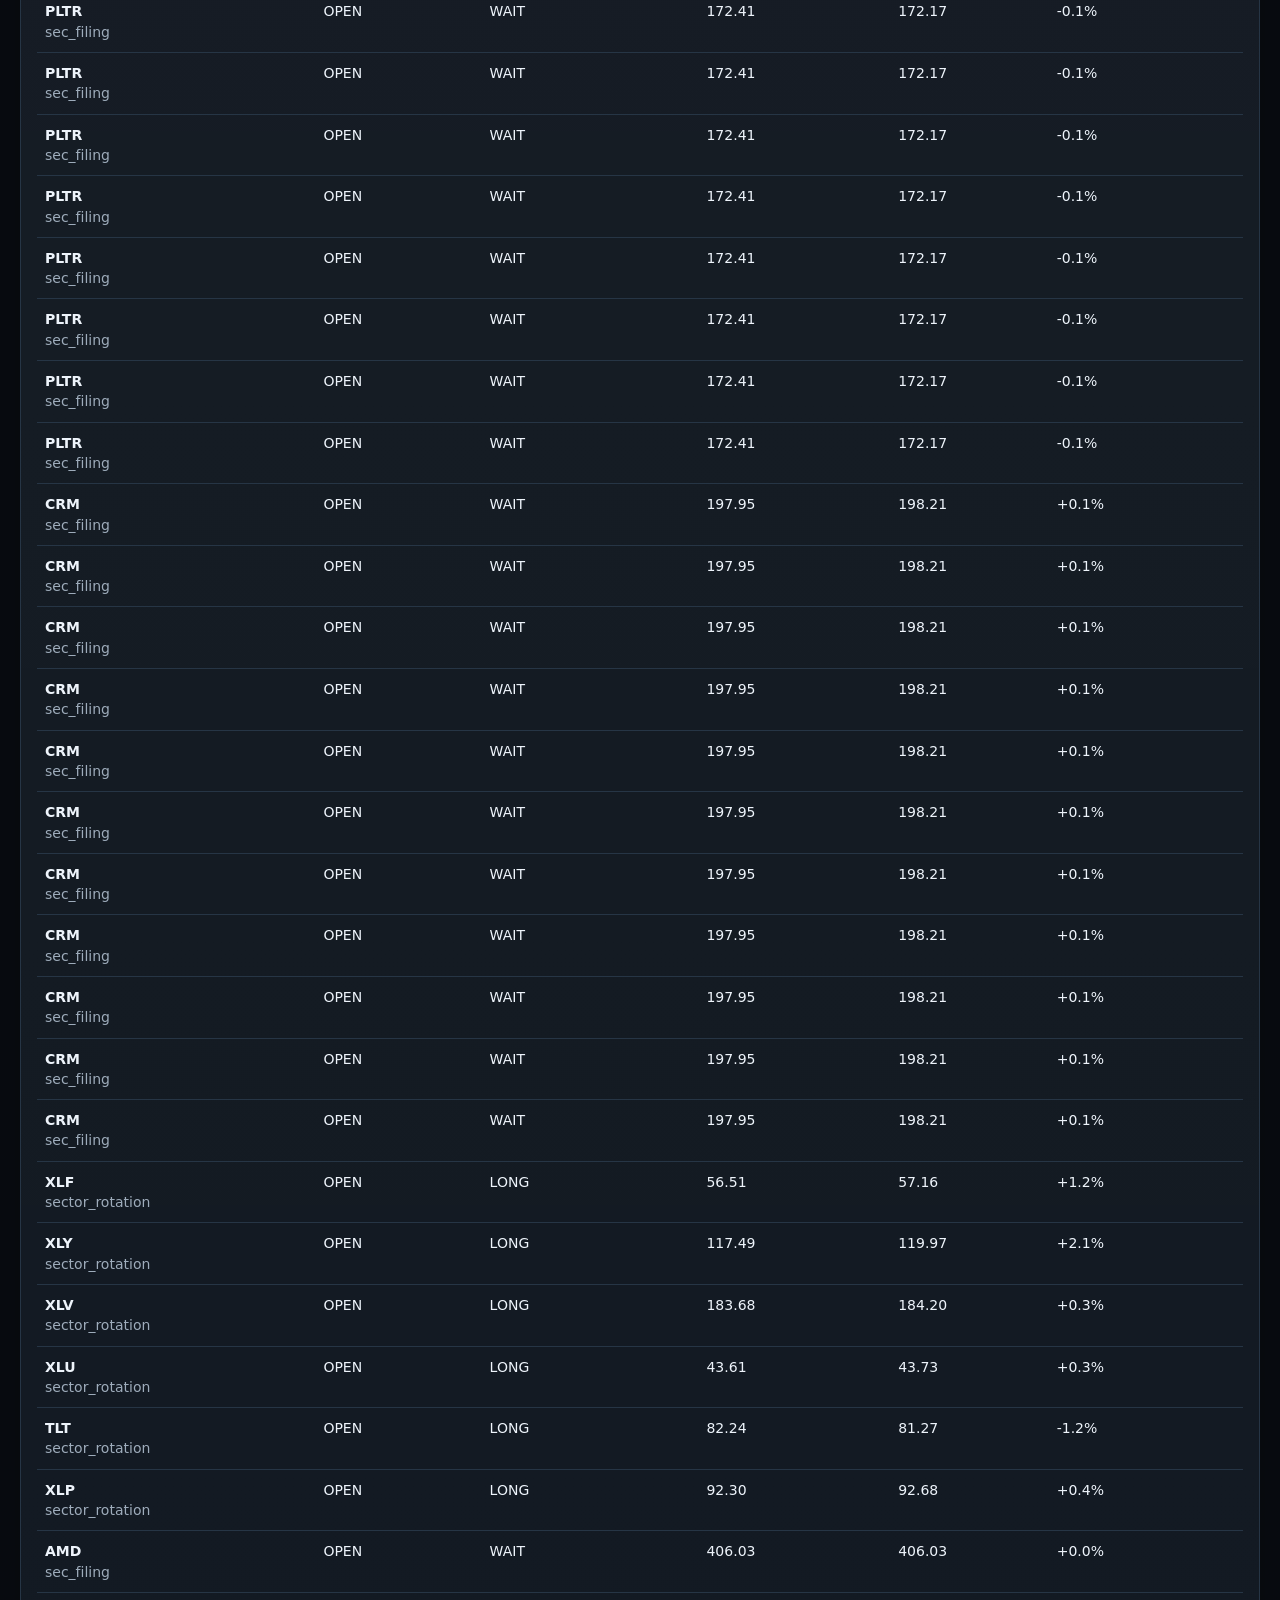
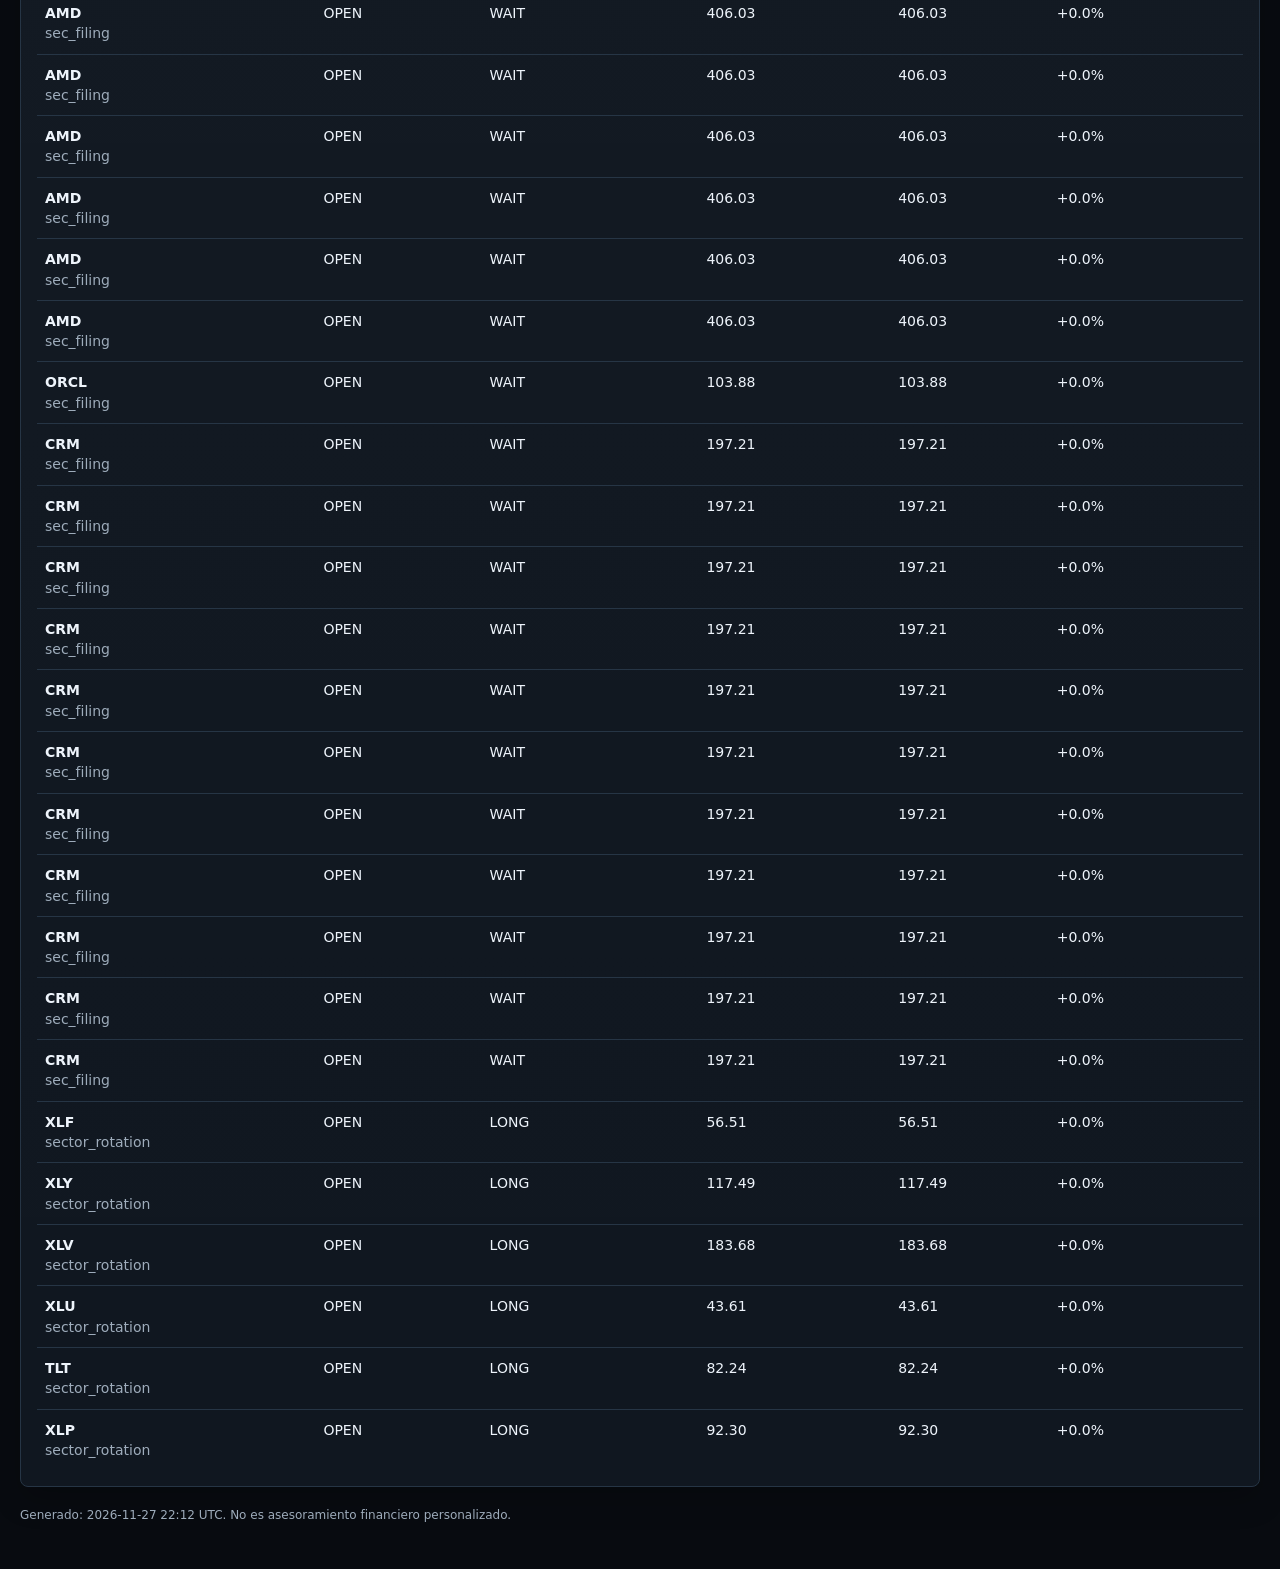
<file: docs/performance_dashboard.html>
<!doctype html>
<html lang="es">
<head>
  <meta charset="utf-8">
  <meta name="viewport" content="width=device-width, initial-scale=1">
  <title>Motor De Decisión Y Rendimiento</title>
  <style>
    :root {
      color-scheme: dark;
      --bg: #080b10;
      --panel: #101720;
      --panel-2: #0d131b;
      --panel-3: #151f2a;
      --line: #263545;
      --text: #eef4fb;
      --muted: #9eacbb;
      --green: #42d392;
      --yellow: #f4c95d;
      --red: #ff6f61;
      --blue: #69b7ff;
      --cyan: #57d6d1;
    }
    * { box-sizing: border-box; }
    body {
      margin: 0;
      background: radial-gradient(circle at top left, rgba(87, 214, 209, .08), transparent 34rem), var(--bg);
      color: var(--text);
      font-family: ui-sans-serif, system-ui, -apple-system, BlinkMacSystemFont, "Segoe UI", sans-serif;
      line-height: 1.45;
    }
    a { color: var(--blue); text-decoration: none; }
    a:hover { text-decoration: underline; }
    .shell { width: min(1440px, calc(100% - 40px)); margin: 0 auto; padding: 28px 0 44px; }
    .topbar { display: flex; justify-content: space-between; gap: 18px; align-items: flex-start; margin-bottom: 24px; padding-bottom: 18px; border-bottom: 1px solid var(--line); }
    h1 { margin: 0; font-size: clamp(30px, 4vw, 54px); letter-spacing: 0; line-height: 1.02; }
    h2 { margin: 0 0 12px; font-size: 18px; }
    h3 { margin: 0; font-size: 15px; color: var(--muted); font-weight: 650; }
    .muted { color: var(--muted); }
    .nav { display: flex; gap: 10px; flex-wrap: wrap; justify-content: flex-end; }
    .btn { border: 1px solid var(--line); background: #172231; color: var(--text); padding: 9px 12px; border-radius: 8px; font-weight: 750; display: inline-flex; align-items: center; justify-content: center; min-height: 38px; }
    .btn.primary { border-color: rgba(66, 211, 146, .45); background: rgba(66, 211, 146, .12); color: var(--green); }
    .btn.compact { min-height: 32px; padding: 6px 9px; font-size: 12px; }
    .grid { display: grid; grid-template-columns: repeat(12, 1fr); gap: 14px; }
    .card { background: linear-gradient(180deg, rgba(255,255,255,.025), transparent), var(--panel); border: 1px solid var(--line); border-radius: 8px; padding: 16px; min-width: 0; box-shadow: 0 14px 30px rgba(0,0,0,.18); }
    .card.danger { border-color: rgba(255,111,97,.55); background: rgba(255,111,97,.10); }
    .span-3 { grid-column: span 3; }
    .span-4 { grid-column: span 4; }
    .span-5 { grid-column: span 5; }
    .span-7 { grid-column: span 7; }
    .span-8 { grid-column: span 8; }
    .span-12 { grid-column: span 12; }
    .metric { font-size: 34px; line-height: 1.05; font-weight: 800; margin: 8px 0 4px; }
    .metric.small { font-size: 20px; }
    .submetric { color: var(--muted); font-size: 13px; }
    .intro { color: var(--muted); max-width: 920px; margin: 0 0 14px; }
    .pill { display: inline-flex; align-items: center; border: 1px solid var(--line); border-radius: 999px; padding: 4px 9px; font-size: 12px; font-weight: 800; color: var(--muted); }
    .pill.hot { color: var(--green); border-color: rgba(61, 220, 151, .35); background: rgba(61, 220, 151, .08); }
    .pill.watch { color: var(--yellow); border-color: rgba(247, 201, 72, .35); background: rgba(247, 201, 72, .08); }
    .pill.quiet { color: var(--muted); }
    table { width: 100%; border-collapse: collapse; }
    th, td { padding: 10px 8px; border-bottom: 1px solid var(--line); text-align: left; vertical-align: top; }
    th { color: var(--muted); font-size: 12px; text-transform: uppercase; letter-spacing: .04em; }
    td { font-size: 14px; }
    tr:last-child td { border-bottom: 0; }
    .table-wrap { overflow-x: auto; }
    .company { font-weight: 800; }
    .reason { color: var(--muted); font-size: 12px; margin-top: 3px; max-width: 520px; }
    .details { margin-top: 8px; color: var(--muted); }
    .details summary { cursor: pointer; color: var(--blue); font-weight: 750; font-size: 12px; }
    .detail-grid { display: grid; grid-template-columns: repeat(2, minmax(0, 1fr)); gap: 10px; margin-top: 10px; padding: 12px; background: var(--panel-2); border: 1px solid var(--line); border-radius: 8px; }
    .detail-grid strong { color: var(--text); display: block; margin-bottom: 4px; font-size: 12px; text-transform: uppercase; }
    .detail-grid p { margin: 0; font-size: 13px; }
    .status-line { display: flex; align-items: center; justify-content: space-between; gap: 12px; }
    .bar { height: 8px; background: #1a2430; border-radius: 999px; overflow: hidden; margin-top: 10px; }
    .bar > span { display: block; height: 100%; background: var(--green); width: var(--w); }
    footer { color: var(--muted); font-size: 12px; margin-top: 20px; }
    @media (max-width: 980px) {
      .span-3, .span-4, .span-5, .span-7, .span-8 { grid-column: span 12; }
      .topbar { display: block; }
      .nav { justify-content: flex-start; margin-top: 16px; }
      .detail-grid { grid-template-columns: 1fr; }
    }
  </style>
</head>
<body>
<div class="shell">
  <div class="topbar">
    <div>
      <h1>Motor De Decisión Y Rendimiento</h1>
      <div class="muted">Señales normalizadas, decisión agregada y seguimiento de resultados.</div>
    </div>
    <nav class="nav">
      <a class="btn primary" href="opportunities.html">Oportunidades Claras</a>
      <a class="btn" href="index.html">Resumen</a>
      <a class="btn" href="intraday_cashout_dashboard.html">Intradia</a>
      <a class="btn" href="https://github.com/DiegoSR-git/market-signal-agent/actions">Actions</a>
    </nav>
  </div>
  <section class="grid">
    <div class="card span-3"><h3>Señales</h3><div class="metric">171</div><div class="submetric">normalizadas</div></div>
    <div class="card span-3"><h3>Activos</h3><div class="metric">56</div><div class="submetric">con decisión agregada</div></div>
    <div class="card span-3"><h3>Win Rate</h3><div class="metric">30.0%</div><div class="submetric">sobre señales con precio</div></div>
    <div class="card span-3"><h3>Retorno Medio</h3><div class="metric">-0.0%</div><div class="submetric">estimado</div></div>
    <div class="card span-12">
      <h2>Decisión Agregada</h2>
      <p class="intro">Combina las señales de todos los agentes y prioriza lo que merece atención real.</p>
      <div class="table-wrap"><table><thead><tr><th>Activo</th><th>Decisión</th><th>Score</th><th>Sesgo</th><th>Resumen</th></tr></thead><tbody><tr>
          <td><div class="company">META</div><div class="muted">event_rumor, intraday_cashout, market_signal, sec_filing</div></td>
          <td><span class="pill hot">NO_TRADE_INTRADIA</span></td>
          <td>72.15</td>
          <td>MIXED</td>
          <td>Meta Platforms publico el formulario 4. Vigilar detalles del documento y reaccion del precio.</td>
        </tr><tr>
          <td><div class="company">PLTR</div><div class="muted">intraday_cashout, sec_filing, unusual_volume</div></td>
          <td><span class="pill hot">NO_TRADE_INTRADIA</span></td>
          <td>71.67</td>
          <td>LONG</td>
          <td>Palantir publico el formulario 4. Vigilar detalles del documento y reaccion del precio.</td>
        </tr><tr>
          <td><div class="company">CRM</div><div class="muted">event_rumor, intraday_cashout, sec_filing</div></td>
          <td><span class="pill watch">NO_TRADE_INTRADIA</span></td>
          <td>68.69</td>
          <td>MIXED</td>
          <td>Salesforce publico el formulario 4. Vigilar detalles del documento y reaccion del precio.</td>
        </tr><tr>
          <td><div class="company">BTC</div><div class="muted">cftc_positioning</div></td>
          <td><span class="pill watch">LOW_PRIORITY</span></td>
          <td>68.0</td>
          <td>MIXED</td>
          <td>Conviene revisar el posicionamiento de Bitcoin Futures para extremos y cambios semanales.</td>
        </tr><tr>
          <td><div class="company">DX</div><div class="muted">cftc_positioning</div></td>
          <td><span class="pill watch">LOW_PRIORITY</span></td>
          <td>68.0</td>
          <td>MIXED</td>
          <td>Conviene revisar el posicionamiento de Dollar Index para extremos y cambios semanales.</td>
        </tr><tr>
          <td><div class="company">CL</div><div class="muted">cftc_positioning</div></td>
          <td><span class="pill watch">LOW_PRIORITY</span></td>
          <td>68.0</td>
          <td>MIXED</td>
          <td>Conviene revisar el posicionamiento de Crude Oil para extremos y cambios semanales.</td>
        </tr><tr>
          <td><div class="company">GC</div><div class="muted">cftc_positioning</div></td>
          <td><span class="pill watch">LOW_PRIORITY</span></td>
          <td>68.0</td>
          <td>MIXED</td>
          <td>Conviene revisar el posicionamiento de Gold para extremos y cambios semanales.</td>
        </tr><tr>
          <td><div class="company">NQ</div><div class="muted">cftc_positioning</div></td>
          <td><span class="pill watch">LOW_PRIORITY</span></td>
          <td>68.0</td>
          <td>MIXED</td>
          <td>Conviene revisar el posicionamiento de Nasdaq 100 para extremos y cambios semanales.</td>
        </tr><tr>
          <td><div class="company">ES</div><div class="muted">cftc_positioning</div></td>
          <td><span class="pill watch">LOW_PRIORITY</span></td>
          <td>68.0</td>
          <td>MIXED</td>
          <td>Conviene revisar el posicionamiento de S&amp;P 500 para extremos y cambios semanales.</td>
        </tr><tr>
          <td><div class="company">AMZN</div><div class="muted">event_rumor, intraday_cashout, sec_filing</div></td>
          <td><span class="pill watch">NO_TRADE_INTRADIA</span></td>
          <td>63.5</td>
          <td>MIXED</td>
          <td>Amazon publico el formulario 4. Vigilar detalles del documento y reaccion del precio.</td>
        </tr><tr>
          <td><div class="company">XLP</div><div class="muted">intraday_cashout, sector_rotation</div></td>
          <td><span class="pill watch">NO_TRADE_INTRADIA</span></td>
          <td>63.0</td>
          <td>LONG</td>
          <td>Consumer staples muestra fuerza o debilidad relativa frente a SPY. Vigilar si la rotacion persiste.</td>
        </tr><tr>
          <td><div class="company">AMD</div><div class="muted">event_rumor, intraday_cashout, sec_filing, unusual_volume</div></td>
          <td><span class="pill watch">NO_TRADE_INTRADIA</span></td>
          <td>62.41</td>
          <td>LONG</td>
          <td>Advanced Micro Devices publico el formulario 4. Vigilar detalles del documento y reaccion del precio.</td>
        </tr><tr>
          <td><div class="company">ETHEREUM</div><div class="muted">defi_liquidity</div></td>
          <td><span class="pill watch">LOW_PRIORITY</span></td>
          <td>58.0</td>
          <td>MIXED</td>
          <td>Tendencia de liquidez de Ethereum segun DefiLlama. Vigilar TVL y confirmacion de actividad en la red.</td>
        </tr><tr>
          <td><div class="company">TLT</div><div class="muted">intraday_cashout, sector_rotation</div></td>
          <td><span class="pill watch">NO_TRADE_INTRADIA</span></td>
          <td>57.5</td>
          <td>LONG</td>
          <td>Long bonds muestra fuerza o debilidad relativa frente a SPY. Vigilar si la rotacion persiste.</td>
        </tr><tr>
          <td><div class="company">XLU</div><div class="muted">intraday_cashout, sector_rotation</div></td>
          <td><span class="pill watch">NO_TRADE_INTRADIA</span></td>
          <td>57.5</td>
          <td>LONG</td>
          <td>Utilities muestra fuerza o debilidad relativa frente a SPY. Vigilar si la rotacion persiste.</td>
        </tr><tr>
          <td><div class="company">XLV</div><div class="muted">intraday_cashout, sector_rotation</div></td>
          <td><span class="pill watch">NO_TRADE_INTRADIA</span></td>
          <td>57.5</td>
          <td>LONG</td>
          <td>Health care muestra fuerza o debilidad relativa frente a SPY. Vigilar si la rotacion persiste.</td>
        </tr><tr>
          <td><div class="company">UNI</div><div class="muted">altcoin_fundamentals</div></td>
          <td><span class="pill watch">LOW_PRIORITY</span></td>
          <td>55.0</td>
          <td>MIXED</td>
          <td>Uniswap muestra metricas publicas de mercado y fundamentales a vigilar. Se excluyen senales tipo memecoin.</td>
        </tr><tr>
          <td><div class="company">SOL</div><div class="muted">altcoin_fundamentals</div></td>
          <td><span class="pill watch">LOW_PRIORITY</span></td>
          <td>55.0</td>
          <td>MIXED</td>
          <td>Solana muestra metricas publicas de mercado y fundamentales a vigilar. Se excluyen senales tipo memecoin.</td>
        </tr><tr>
          <td><div class="company">NEAR</div><div class="muted">altcoin_fundamentals</div></td>
          <td><span class="pill watch">LOW_PRIORITY</span></td>
          <td>54.0</td>
          <td>MIXED</td>
          <td>NEAR Protocol muestra metricas publicas de mercado y fundamentales a vigilar. Se excluyen senales tipo memecoin.</td>
        </tr><tr>
          <td><div class="company">LINK</div><div class="muted">altcoin_fundamentals</div></td>
          <td><span class="pill watch">LOW_PRIORITY</span></td>
          <td>54.0</td>
          <td>MIXED</td>
          <td>Chainlink muestra metricas publicas de mercado y fundamentales a vigilar. Se excluyen senales tipo memecoin.</td>
        </tr><tr>
          <td><div class="company">XLY</div><div class="muted">intraday_cashout, sector_rotation</div></td>
          <td><span class="pill watch">NO_TRADE_INTRADIA</span></td>
          <td>53.5</td>
          <td>LONG</td>
          <td>Consumer discretionary muestra fuerza o debilidad relativa frente a SPY. Vigilar si la rotacion persiste.</td>
        </tr><tr>
          <td><div class="company">XLF</div><div class="muted">intraday_cashout, sector_rotation</div></td>
          <td><span class="pill watch">NO_TRADE_INTRADIA</span></td>
          <td>52.5</td>
          <td>LONG</td>
          <td>Financials muestra fuerza o debilidad relativa frente a SPY. Vigilar si la rotacion persiste.</td>
        </tr><tr>
          <td><div class="company">GOOGL</div><div class="muted">event_rumor, intraday_cashout, sec_filing</div></td>
          <td><span class="pill watch">NO_TRADE_INTRADIA</span></td>
          <td>52.0</td>
          <td>MIXED</td>
          <td>Alphabet publico el formulario 4. Vigilar detalles del documento y reaccion del precio.</td>
        </tr><tr>
          <td><div class="company">HOOD</div><div class="muted">unusual_volume</div></td>
          <td><span class="pill watch">LOW_PRIORITY</span></td>
          <td>52.0</td>
          <td>LONG</td>
          <td>Robinhood presenta volumen anormal o movimiento tecnico a vigilar.</td>
        </tr><tr>
          <td><div class="company">AAPL</div><div class="muted">event_rumor, intraday_cashout, sec_filing, unusual_volume</div></td>
          <td><span class="pill watch">NO_TRADE_INTRADIA</span></td>
          <td>50.0</td>
          <td>LONG</td>
          <td>Apple publico el formulario 4. Vigilar detalles del documento y reaccion del precio.</td>
        </tr><tr>
          <td><div class="company">OPTIMISM</div><div class="muted">defi_liquidity</div></td>
          <td><span class="pill watch">LOW_PRIORITY</span></td>
          <td>50.0</td>
          <td>MIXED</td>
          <td>Tendencia de liquidez de Optimism segun DefiLlama. Vigilar TVL y confirmacion de actividad en la red.</td>
        </tr><tr>
          <td><div class="company">SOLANA</div><div class="muted">defi_liquidity</div></td>
          <td><span class="pill watch">LOW_PRIORITY</span></td>
          <td>50.0</td>
          <td>MIXED</td>
          <td>Tendencia de liquidez de Solana segun DefiLlama. Vigilar TVL y confirmacion de actividad en la red.</td>
        </tr><tr>
          <td><div class="company">ARBITRUM</div><div class="muted">defi_liquidity</div></td>
          <td><span class="pill watch">LOW_PRIORITY</span></td>
          <td>50.0</td>
          <td>MIXED</td>
          <td>Tendencia de liquidez de Arbitrum segun DefiLlama. Vigilar TVL y confirmacion de actividad en la red.</td>
        </tr><tr>
          <td><div class="company">AVALANCHE</div><div class="muted">defi_liquidity</div></td>
          <td><span class="pill watch">LOW_PRIORITY</span></td>
          <td>50.0</td>
          <td>MIXED</td>
          <td>Tendencia de liquidez de Avalanche segun DefiLlama. Vigilar TVL y confirmacion de actividad en la red.</td>
        </tr><tr>
          <td><div class="company">BASE</div><div class="muted">defi_liquidity</div></td>
          <td><span class="pill watch">LOW_PRIORITY</span></td>
          <td>50.0</td>
          <td>MIXED</td>
          <td>Tendencia de liquidez de Base segun DefiLlama. Vigilar TVL y confirmacion de actividad en la red.</td>
        </tr><tr>
          <td><div class="company">BSC</div><div class="muted">defi_liquidity</div></td>
          <td><span class="pill watch">LOW_PRIORITY</span></td>
          <td>50.0</td>
          <td>MIXED</td>
          <td>Tendencia de liquidez de BSC segun DefiLlama. Vigilar TVL y confirmacion de actividad en la red.</td>
        </tr><tr>
          <td><div class="company">NVDA</div><div class="muted">event_rumor, intraday_cashout, sec_filing, unusual_volume</div></td>
          <td><span class="pill quiet">NO_TRADE_INTRADIA</span></td>
          <td>49.0</td>
          <td>LONG</td>
          <td>Nvidia publico el formulario 4. Vigilar detalles del documento y reaccion del precio.</td>
        </tr><tr>
          <td><div class="company">OP</div><div class="muted">altcoin_fundamentals</div></td>
          <td><span class="pill quiet">LOW_PRIORITY</span></td>
          <td>49.0</td>
          <td>MIXED</td>
          <td>Optimism muestra metricas publicas de mercado y fundamentales a vigilar. Se excluyen senales tipo memecoin.</td>
        </tr><tr>
          <td><div class="company">SPY</div><div class="muted">sector_rotation, unusual_volume</div></td>
          <td><span class="pill quiet">LOW_PRIORITY</span></td>
          <td>48.0</td>
          <td>LONG</td>
          <td>S&amp;P 500 ETF presenta volumen anormal o movimiento tecnico a vigilar.</td>
        </tr><tr>
          <td><div class="company">ARB</div><div class="muted">altcoin_fundamentals</div></td>
          <td><span class="pill quiet">LOW_PRIORITY</span></td>
          <td>48.0</td>
          <td>MIXED</td>
          <td>Arbitrum muestra metricas publicas de mercado y fundamentales a vigilar. Se excluyen senales tipo memecoin.</td>
        </tr><tr>
          <td><div class="company">TSLA</div><div class="muted">unusual_volume</div></td>
          <td><span class="pill quiet">LOW_PRIORITY</span></td>
          <td>46.0</td>
          <td>LONG</td>
          <td>Tesla presenta volumen anormal o movimiento tecnico a vigilar.</td>
        </tr><tr>
          <td><div class="company">ORCL</div><div class="muted">event_rumor, intraday_cashout, sec_filing</div></td>
          <td><span class="pill quiet">NO_TRADE_INTRADIA</span></td>
          <td>45.0</td>
          <td>MIXED</td>
          <td>Oracle publico el formulario 4. Vigilar detalles del documento y reaccion del precio.</td>
        </tr><tr>
          <td><div class="company">AAVE</div><div class="muted">altcoin_fundamentals</div></td>
          <td><span class="pill quiet">LOW_PRIORITY</span></td>
          <td>45.0</td>
          <td>MIXED</td>
          <td>Aave muestra metricas publicas de mercado y fundamentales a vigilar. Se excluyen senales tipo memecoin.</td>
        </tr><tr>
          <td><div class="company">XLI</div><div class="muted">intraday_cashout, sector_rotation</div></td>
          <td><span class="pill quiet">NO_TRADE_INTRADIA</span></td>
          <td>42.0</td>
          <td>LONG</td>
          <td>Industrials muestra fuerza o debilidad relativa frente a SPY. Vigilar si la rotacion persiste.</td>
        </tr><tr>
          <td><div class="company">MSTR</div><div class="muted">intraday_cashout, unusual_volume</div></td>
          <td><span class="pill quiet">NO_TRADE_INTRADIA</span></td>
          <td>41.0</td>
          <td>LONG</td>
          <td>MicroStrategy presenta volumen anormal o movimiento tecnico a vigilar.</td>
        </tr></tbody></table></div>
    </div>
    <div class="card span-12">
      <h2>Tracking De Señales</h2>
      <p class="intro">Seguimiento aproximado frente al último precio disponible para aprender qué agentes y setups aportan valor.</p>
      <div class="table-wrap"><table><thead><tr><th>Activo</th><th>Estado</th><th>Dirección</th><th>Entrada</th><th>Último</th><th>Retorno</th></tr></thead><tbody><tr>
          <td><div class="company">PLTR</div><div class="muted">sec_filing</div></td>
          <td>OPEN</td>
          <td>WAIT</td>
          <td>172.41</td>
          <td>172.17</td>
          <td>-0.1%</td>
        </tr><tr>
          <td><div class="company">PLTR</div><div class="muted">sec_filing</div></td>
          <td>OPEN</td>
          <td>WAIT</td>
          <td>172.41</td>
          <td>172.17</td>
          <td>-0.1%</td>
        </tr><tr>
          <td><div class="company">PLTR</div><div class="muted">sec_filing</div></td>
          <td>OPEN</td>
          <td>WAIT</td>
          <td>172.41</td>
          <td>172.17</td>
          <td>-0.1%</td>
        </tr><tr>
          <td><div class="company">PLTR</div><div class="muted">sec_filing</div></td>
          <td>OPEN</td>
          <td>WAIT</td>
          <td>172.41</td>
          <td>172.17</td>
          <td>-0.1%</td>
        </tr><tr>
          <td><div class="company">PLTR</div><div class="muted">sec_filing</div></td>
          <td>OPEN</td>
          <td>WAIT</td>
          <td>172.41</td>
          <td>172.17</td>
          <td>-0.1%</td>
        </tr><tr>
          <td><div class="company">PLTR</div><div class="muted">sec_filing</div></td>
          <td>OPEN</td>
          <td>WAIT</td>
          <td>172.41</td>
          <td>172.17</td>
          <td>-0.1%</td>
        </tr><tr>
          <td><div class="company">PLTR</div><div class="muted">sec_filing</div></td>
          <td>OPEN</td>
          <td>WAIT</td>
          <td>172.41</td>
          <td>172.17</td>
          <td>-0.1%</td>
        </tr><tr>
          <td><div class="company">PLTR</div><div class="muted">sec_filing</div></td>
          <td>OPEN</td>
          <td>WAIT</td>
          <td>172.41</td>
          <td>172.17</td>
          <td>-0.1%</td>
        </tr><tr>
          <td><div class="company">CRM</div><div class="muted">sec_filing</div></td>
          <td>OPEN</td>
          <td>WAIT</td>
          <td>197.95</td>
          <td>198.21</td>
          <td>+0.1%</td>
        </tr><tr>
          <td><div class="company">CRM</div><div class="muted">sec_filing</div></td>
          <td>OPEN</td>
          <td>WAIT</td>
          <td>197.95</td>
          <td>198.21</td>
          <td>+0.1%</td>
        </tr><tr>
          <td><div class="company">CRM</div><div class="muted">sec_filing</div></td>
          <td>OPEN</td>
          <td>WAIT</td>
          <td>197.95</td>
          <td>198.21</td>
          <td>+0.1%</td>
        </tr><tr>
          <td><div class="company">CRM</div><div class="muted">sec_filing</div></td>
          <td>OPEN</td>
          <td>WAIT</td>
          <td>197.95</td>
          <td>198.21</td>
          <td>+0.1%</td>
        </tr><tr>
          <td><div class="company">CRM</div><div class="muted">sec_filing</div></td>
          <td>OPEN</td>
          <td>WAIT</td>
          <td>197.95</td>
          <td>198.21</td>
          <td>+0.1%</td>
        </tr><tr>
          <td><div class="company">CRM</div><div class="muted">sec_filing</div></td>
          <td>OPEN</td>
          <td>WAIT</td>
          <td>197.95</td>
          <td>198.21</td>
          <td>+0.1%</td>
        </tr><tr>
          <td><div class="company">CRM</div><div class="muted">sec_filing</div></td>
          <td>OPEN</td>
          <td>WAIT</td>
          <td>197.95</td>
          <td>198.21</td>
          <td>+0.1%</td>
        </tr><tr>
          <td><div class="company">CRM</div><div class="muted">sec_filing</div></td>
          <td>OPEN</td>
          <td>WAIT</td>
          <td>197.95</td>
          <td>198.21</td>
          <td>+0.1%</td>
        </tr><tr>
          <td><div class="company">CRM</div><div class="muted">sec_filing</div></td>
          <td>OPEN</td>
          <td>WAIT</td>
          <td>197.95</td>
          <td>198.21</td>
          <td>+0.1%</td>
        </tr><tr>
          <td><div class="company">CRM</div><div class="muted">sec_filing</div></td>
          <td>OPEN</td>
          <td>WAIT</td>
          <td>197.95</td>
          <td>198.21</td>
          <td>+0.1%</td>
        </tr><tr>
          <td><div class="company">CRM</div><div class="muted">sec_filing</div></td>
          <td>OPEN</td>
          <td>WAIT</td>
          <td>197.95</td>
          <td>198.21</td>
          <td>+0.1%</td>
        </tr><tr>
          <td><div class="company">XLF</div><div class="muted">sector_rotation</div></td>
          <td>OPEN</td>
          <td>LONG</td>
          <td>56.51</td>
          <td>57.16</td>
          <td>+1.2%</td>
        </tr><tr>
          <td><div class="company">XLY</div><div class="muted">sector_rotation</div></td>
          <td>OPEN</td>
          <td>LONG</td>
          <td>117.49</td>
          <td>119.97</td>
          <td>+2.1%</td>
        </tr><tr>
          <td><div class="company">XLV</div><div class="muted">sector_rotation</div></td>
          <td>OPEN</td>
          <td>LONG</td>
          <td>183.68</td>
          <td>184.20</td>
          <td>+0.3%</td>
        </tr><tr>
          <td><div class="company">XLU</div><div class="muted">sector_rotation</div></td>
          <td>OPEN</td>
          <td>LONG</td>
          <td>43.61</td>
          <td>43.73</td>
          <td>+0.3%</td>
        </tr><tr>
          <td><div class="company">TLT</div><div class="muted">sector_rotation</div></td>
          <td>OPEN</td>
          <td>LONG</td>
          <td>82.24</td>
          <td>81.27</td>
          <td>-1.2%</td>
        </tr><tr>
          <td><div class="company">XLP</div><div class="muted">sector_rotation</div></td>
          <td>OPEN</td>
          <td>LONG</td>
          <td>92.30</td>
          <td>92.68</td>
          <td>+0.4%</td>
        </tr><tr>
          <td><div class="company">AMD</div><div class="muted">sec_filing</div></td>
          <td>OPEN</td>
          <td>WAIT</td>
          <td>406.03</td>
          <td>406.03</td>
          <td>+0.0%</td>
        </tr><tr>
          <td><div class="company">AMD</div><div class="muted">sec_filing</div></td>
          <td>OPEN</td>
          <td>WAIT</td>
          <td>406.03</td>
          <td>406.03</td>
          <td>+0.0%</td>
        </tr><tr>
          <td><div class="company">AMD</div><div class="muted">sec_filing</div></td>
          <td>OPEN</td>
          <td>WAIT</td>
          <td>406.03</td>
          <td>406.03</td>
          <td>+0.0%</td>
        </tr><tr>
          <td><div class="company">AMD</div><div class="muted">sec_filing</div></td>
          <td>OPEN</td>
          <td>WAIT</td>
          <td>406.03</td>
          <td>406.03</td>
          <td>+0.0%</td>
        </tr><tr>
          <td><div class="company">AMD</div><div class="muted">sec_filing</div></td>
          <td>OPEN</td>
          <td>WAIT</td>
          <td>406.03</td>
          <td>406.03</td>
          <td>+0.0%</td>
        </tr><tr>
          <td><div class="company">AMD</div><div class="muted">sec_filing</div></td>
          <td>OPEN</td>
          <td>WAIT</td>
          <td>406.03</td>
          <td>406.03</td>
          <td>+0.0%</td>
        </tr><tr>
          <td><div class="company">AMD</div><div class="muted">sec_filing</div></td>
          <td>OPEN</td>
          <td>WAIT</td>
          <td>406.03</td>
          <td>406.03</td>
          <td>+0.0%</td>
        </tr><tr>
          <td><div class="company">ORCL</div><div class="muted">sec_filing</div></td>
          <td>OPEN</td>
          <td>WAIT</td>
          <td>103.88</td>
          <td>103.88</td>
          <td>+0.0%</td>
        </tr><tr>
          <td><div class="company">CRM</div><div class="muted">sec_filing</div></td>
          <td>OPEN</td>
          <td>WAIT</td>
          <td>197.21</td>
          <td>197.21</td>
          <td>+0.0%</td>
        </tr><tr>
          <td><div class="company">CRM</div><div class="muted">sec_filing</div></td>
          <td>OPEN</td>
          <td>WAIT</td>
          <td>197.21</td>
          <td>197.21</td>
          <td>+0.0%</td>
        </tr><tr>
          <td><div class="company">CRM</div><div class="muted">sec_filing</div></td>
          <td>OPEN</td>
          <td>WAIT</td>
          <td>197.21</td>
          <td>197.21</td>
          <td>+0.0%</td>
        </tr><tr>
          <td><div class="company">CRM</div><div class="muted">sec_filing</div></td>
          <td>OPEN</td>
          <td>WAIT</td>
          <td>197.21</td>
          <td>197.21</td>
          <td>+0.0%</td>
        </tr><tr>
          <td><div class="company">CRM</div><div class="muted">sec_filing</div></td>
          <td>OPEN</td>
          <td>WAIT</td>
          <td>197.21</td>
          <td>197.21</td>
          <td>+0.0%</td>
        </tr><tr>
          <td><div class="company">CRM</div><div class="muted">sec_filing</div></td>
          <td>OPEN</td>
          <td>WAIT</td>
          <td>197.21</td>
          <td>197.21</td>
          <td>+0.0%</td>
        </tr><tr>
          <td><div class="company">CRM</div><div class="muted">sec_filing</div></td>
          <td>OPEN</td>
          <td>WAIT</td>
          <td>197.21</td>
          <td>197.21</td>
          <td>+0.0%</td>
        </tr><tr>
          <td><div class="company">CRM</div><div class="muted">sec_filing</div></td>
          <td>OPEN</td>
          <td>WAIT</td>
          <td>197.21</td>
          <td>197.21</td>
          <td>+0.0%</td>
        </tr><tr>
          <td><div class="company">CRM</div><div class="muted">sec_filing</div></td>
          <td>OPEN</td>
          <td>WAIT</td>
          <td>197.21</td>
          <td>197.21</td>
          <td>+0.0%</td>
        </tr><tr>
          <td><div class="company">CRM</div><div class="muted">sec_filing</div></td>
          <td>OPEN</td>
          <td>WAIT</td>
          <td>197.21</td>
          <td>197.21</td>
          <td>+0.0%</td>
        </tr><tr>
          <td><div class="company">CRM</div><div class="muted">sec_filing</div></td>
          <td>OPEN</td>
          <td>WAIT</td>
          <td>197.21</td>
          <td>197.21</td>
          <td>+0.0%</td>
        </tr><tr>
          <td><div class="company">XLF</div><div class="muted">sector_rotation</div></td>
          <td>OPEN</td>
          <td>LONG</td>
          <td>56.51</td>
          <td>56.51</td>
          <td>+0.0%</td>
        </tr><tr>
          <td><div class="company">XLY</div><div class="muted">sector_rotation</div></td>
          <td>OPEN</td>
          <td>LONG</td>
          <td>117.49</td>
          <td>117.49</td>
          <td>+0.0%</td>
        </tr><tr>
          <td><div class="company">XLV</div><div class="muted">sector_rotation</div></td>
          <td>OPEN</td>
          <td>LONG</td>
          <td>183.68</td>
          <td>183.68</td>
          <td>+0.0%</td>
        </tr><tr>
          <td><div class="company">XLU</div><div class="muted">sector_rotation</div></td>
          <td>OPEN</td>
          <td>LONG</td>
          <td>43.61</td>
          <td>43.61</td>
          <td>+0.0%</td>
        </tr><tr>
          <td><div class="company">TLT</div><div class="muted">sector_rotation</div></td>
          <td>OPEN</td>
          <td>LONG</td>
          <td>82.24</td>
          <td>82.24</td>
          <td>+0.0%</td>
        </tr><tr>
          <td><div class="company">XLP</div><div class="muted">sector_rotation</div></td>
          <td>OPEN</td>
          <td>LONG</td>
          <td>92.30</td>
          <td>92.30</td>
          <td>+0.0%</td>
        </tr></tbody></table></div>
    </div>
  </section>
  <footer>Generado: 2026-11-27 22:12 UTC. No es asesoramiento financiero personalizado.</footer>
</div>
</body>
</html>
</file>
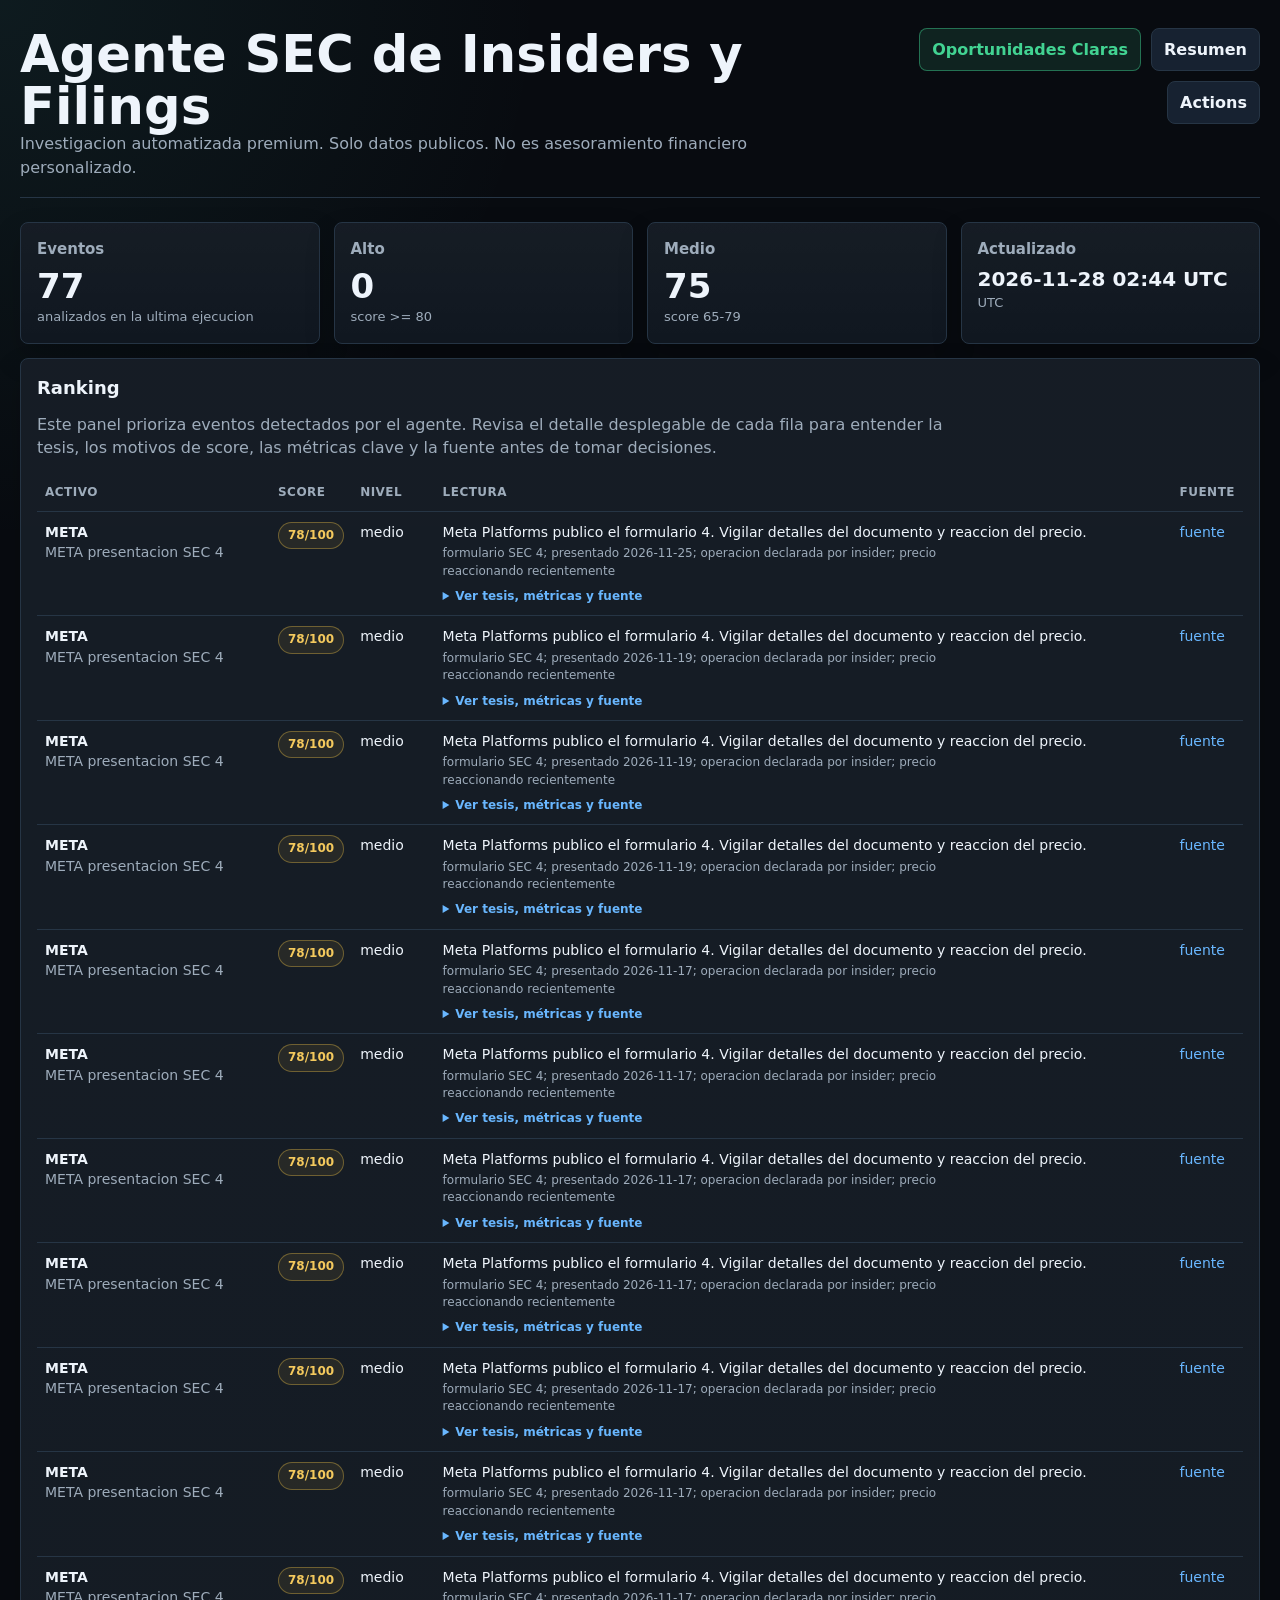
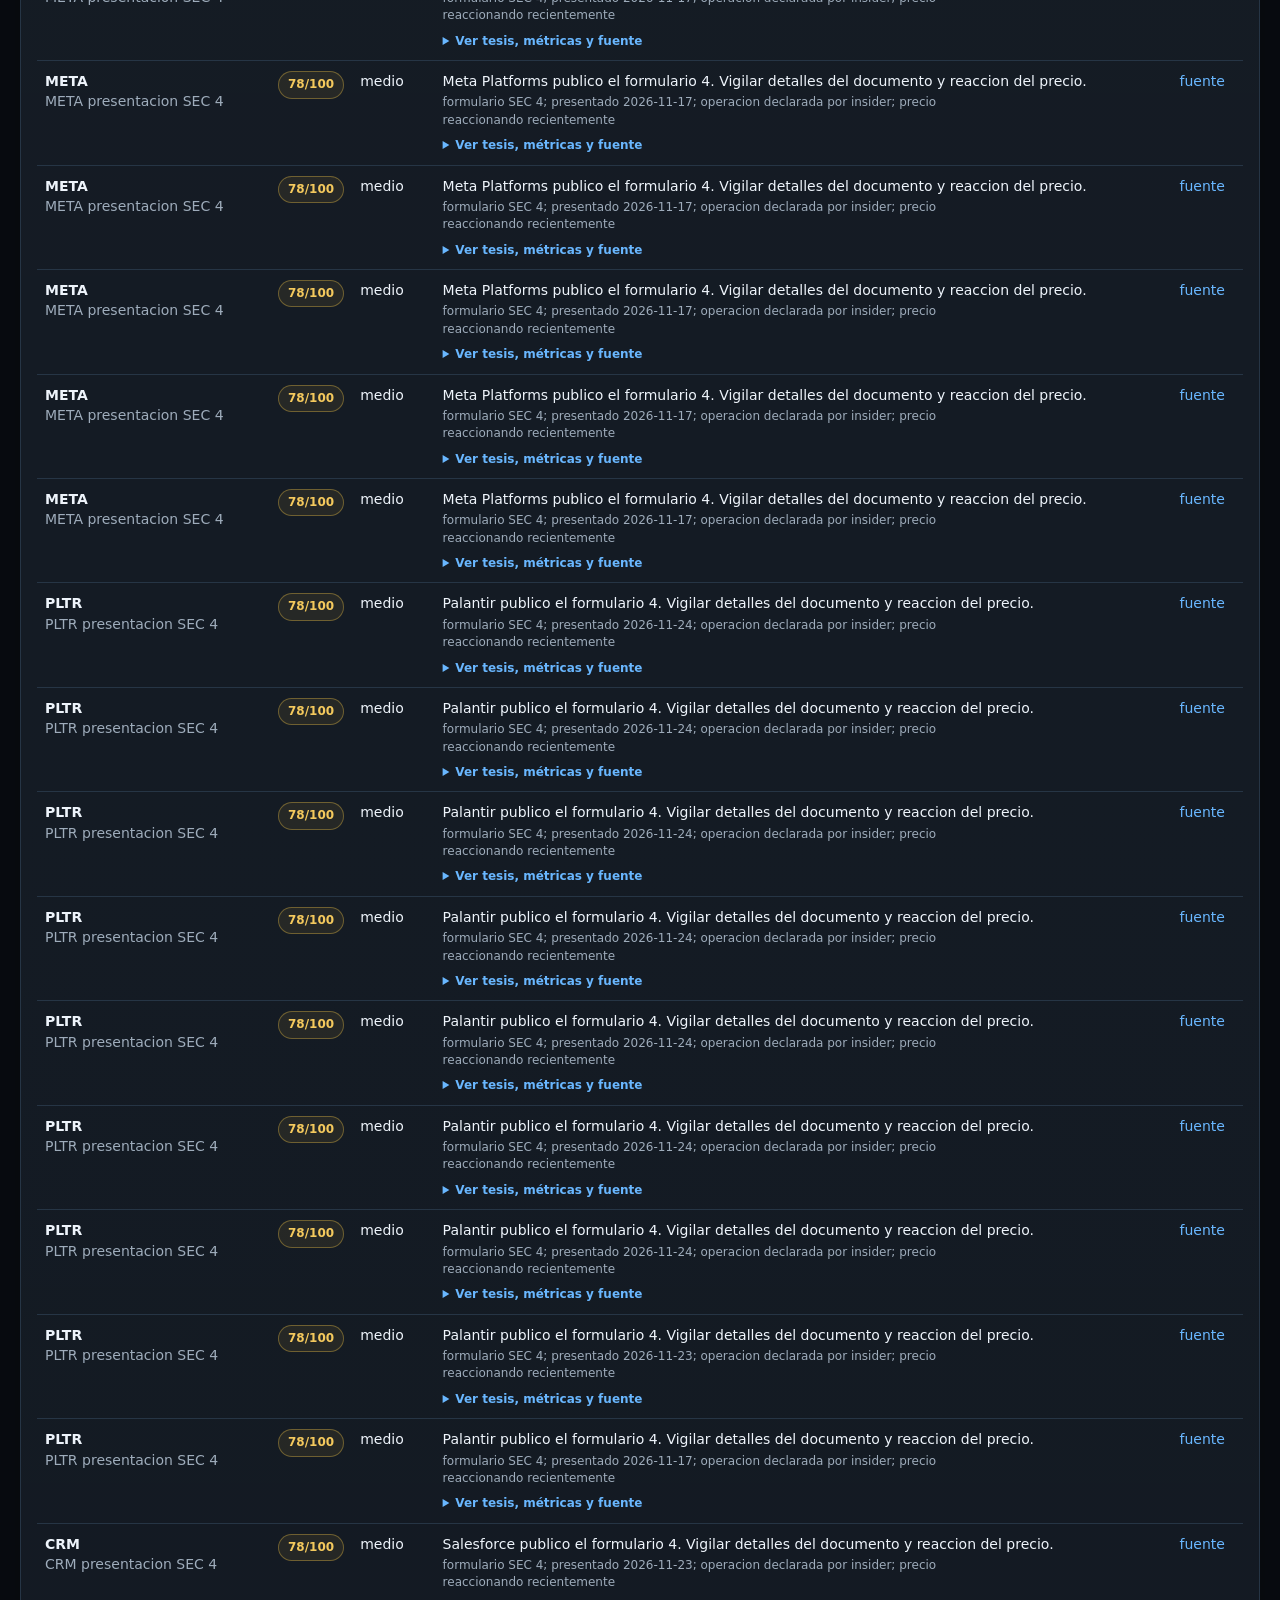
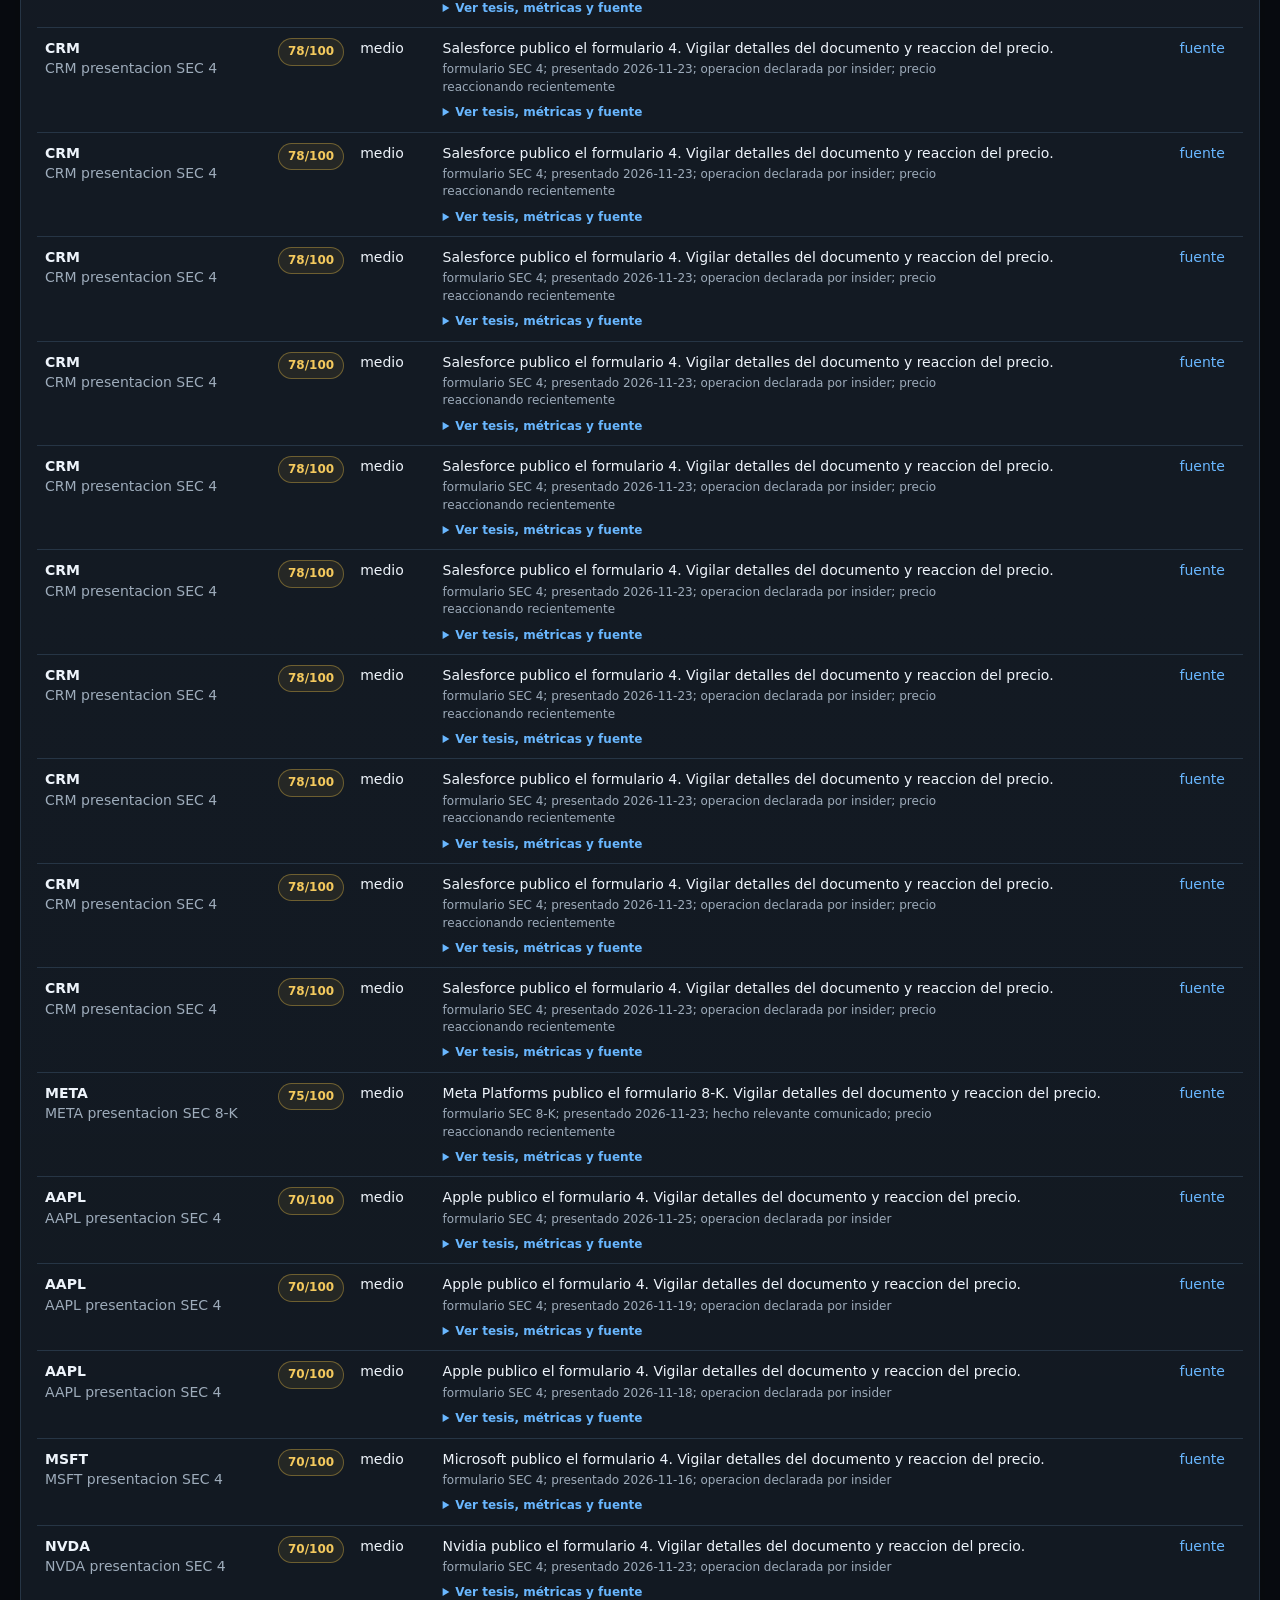
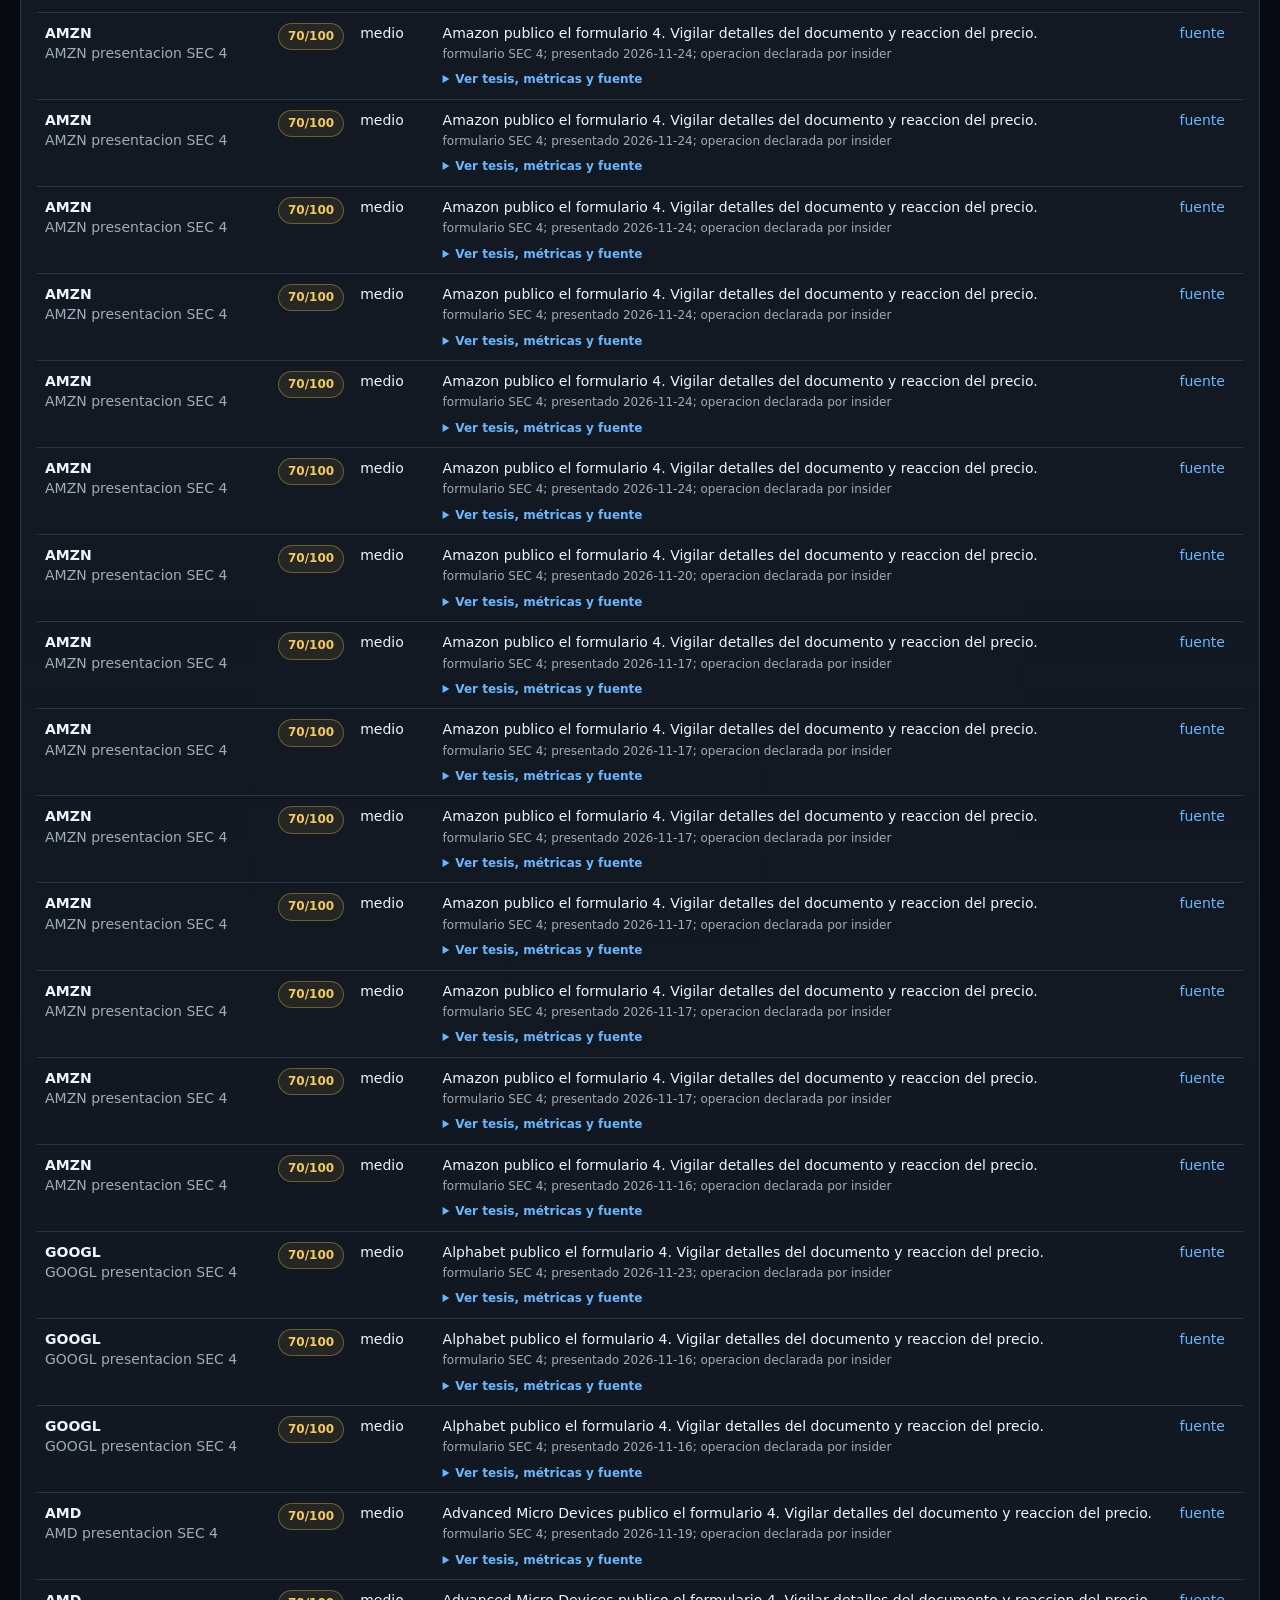
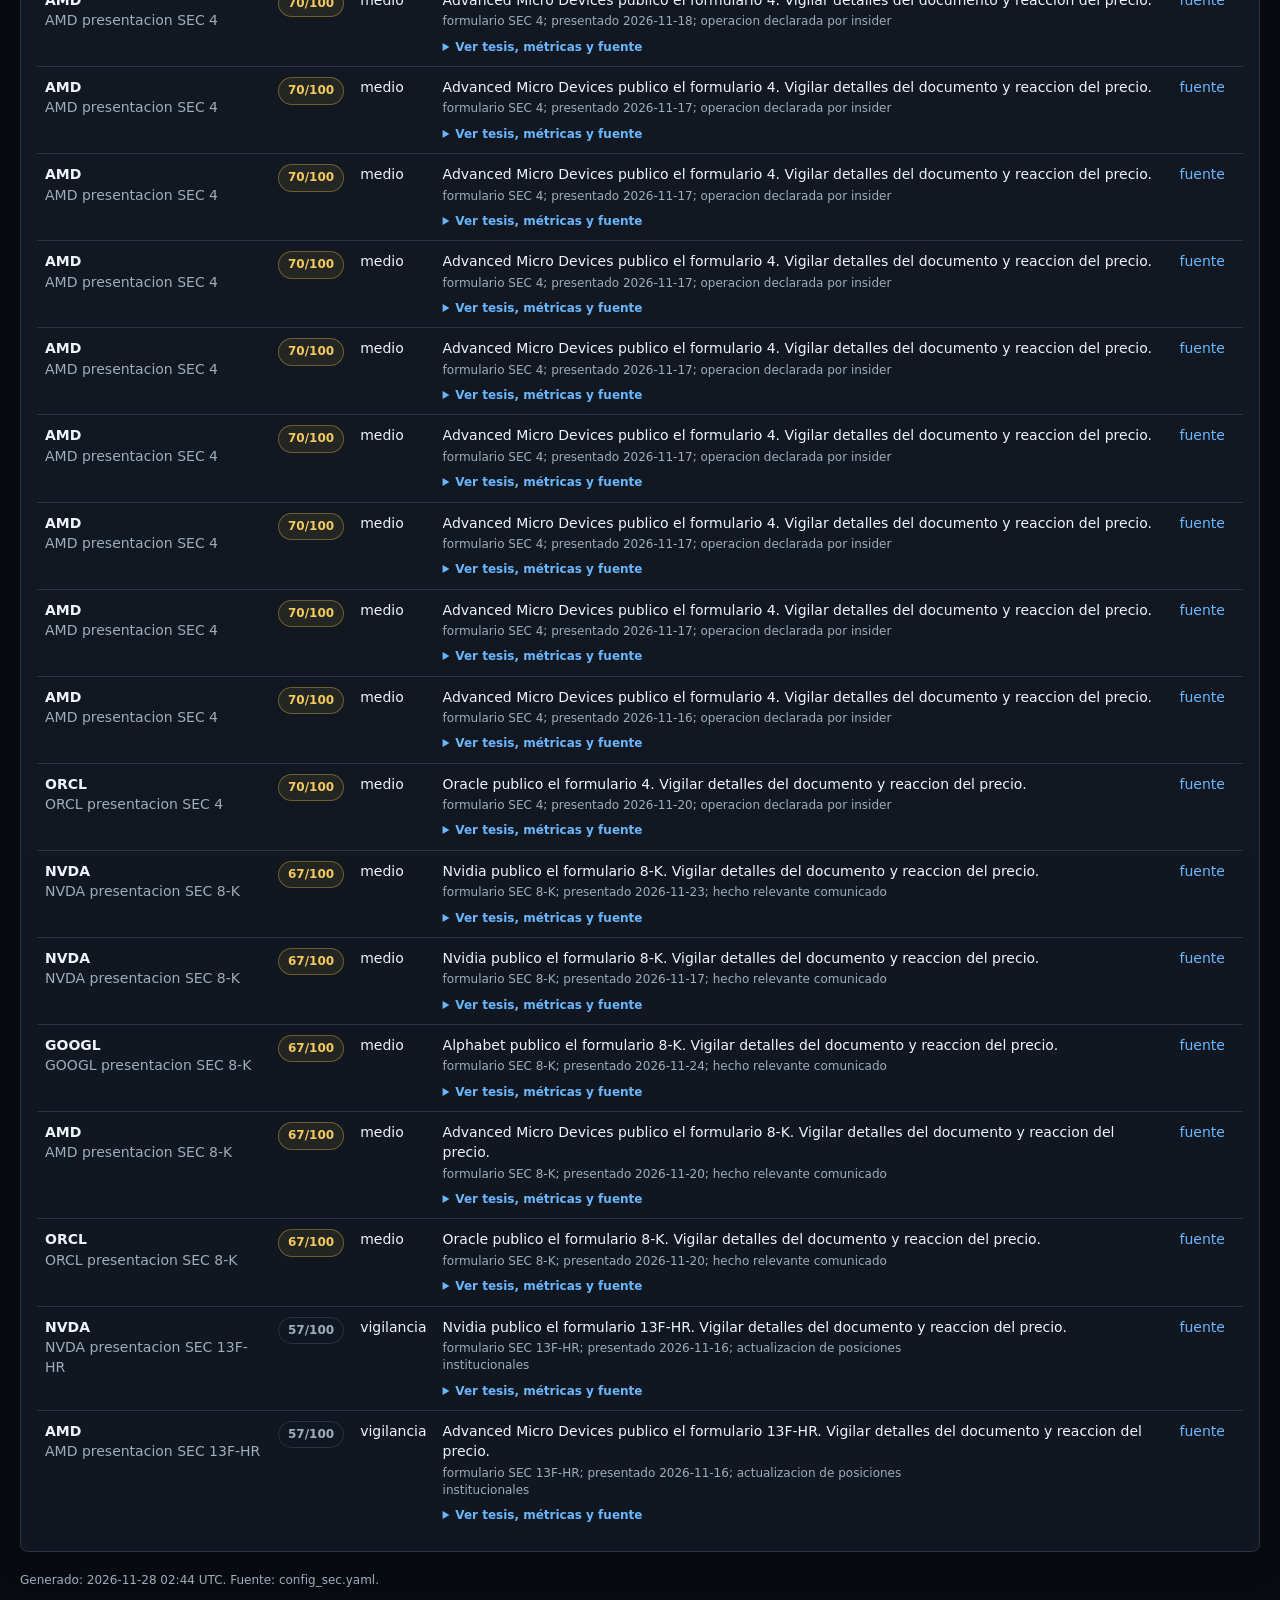
<file: docs/sec_filing_dashboard.html>
<!doctype html>
<html lang="es">
<head>
  <meta charset="utf-8">
  <meta name="viewport" content="width=device-width, initial-scale=1">
  <title>Agente SEC de Insiders y Filings</title>
  <style>
    :root {
      color-scheme: dark;
      --bg: #080b10;
      --panel: #101720;
      --panel-2: #0d131b;
      --panel-3: #151f2a;
      --line: #263545;
      --text: #eef4fb;
      --muted: #9eacbb;
      --green: #42d392;
      --yellow: #f4c95d;
      --red: #ff6f61;
      --blue: #69b7ff;
      --cyan: #57d6d1;
    }
    * { box-sizing: border-box; }
    body {
      margin: 0;
      background: radial-gradient(circle at top left, rgba(87, 214, 209, .08), transparent 34rem), var(--bg);
      color: var(--text);
      font-family: ui-sans-serif, system-ui, -apple-system, BlinkMacSystemFont, "Segoe UI", sans-serif;
      line-height: 1.45;
    }
    a { color: var(--blue); text-decoration: none; }
    a:hover { text-decoration: underline; }
    .shell { width: min(1440px, calc(100% - 40px)); margin: 0 auto; padding: 28px 0 44px; }
    .topbar { display: flex; justify-content: space-between; gap: 18px; align-items: flex-start; margin-bottom: 24px; padding-bottom: 18px; border-bottom: 1px solid var(--line); }
    h1 { margin: 0; font-size: clamp(30px, 4vw, 54px); letter-spacing: 0; line-height: 1.02; }
    h2 { margin: 0 0 12px; font-size: 18px; }
    h3 { margin: 0; font-size: 15px; color: var(--muted); font-weight: 650; }
    .muted { color: var(--muted); }
    .nav { display: flex; gap: 10px; flex-wrap: wrap; justify-content: flex-end; }
    .btn { border: 1px solid var(--line); background: #172231; color: var(--text); padding: 9px 12px; border-radius: 8px; font-weight: 750; display: inline-flex; align-items: center; justify-content: center; min-height: 38px; }
    .btn.primary { border-color: rgba(66, 211, 146, .45); background: rgba(66, 211, 146, .12); color: var(--green); }
    .btn.compact { min-height: 32px; padding: 6px 9px; font-size: 12px; }
    .grid { display: grid; grid-template-columns: repeat(12, 1fr); gap: 14px; }
    .card { background: linear-gradient(180deg, rgba(255,255,255,.025), transparent), var(--panel); border: 1px solid var(--line); border-radius: 8px; padding: 16px; min-width: 0; box-shadow: 0 14px 30px rgba(0,0,0,.18); }
    .card.danger { border-color: rgba(255,111,97,.55); background: rgba(255,111,97,.10); }
    .span-3 { grid-column: span 3; }
    .span-4 { grid-column: span 4; }
    .span-5 { grid-column: span 5; }
    .span-7 { grid-column: span 7; }
    .span-8 { grid-column: span 8; }
    .span-12 { grid-column: span 12; }
    .metric { font-size: 34px; line-height: 1.05; font-weight: 800; margin: 8px 0 4px; }
    .metric.small { font-size: 20px; }
    .submetric { color: var(--muted); font-size: 13px; }
    .intro { color: var(--muted); max-width: 920px; margin: 0 0 14px; }
    .pill { display: inline-flex; align-items: center; border: 1px solid var(--line); border-radius: 999px; padding: 4px 9px; font-size: 12px; font-weight: 800; color: var(--muted); }
    .pill.hot { color: var(--green); border-color: rgba(61, 220, 151, .35); background: rgba(61, 220, 151, .08); }
    .pill.watch { color: var(--yellow); border-color: rgba(247, 201, 72, .35); background: rgba(247, 201, 72, .08); }
    .pill.quiet { color: var(--muted); }
    table { width: 100%; border-collapse: collapse; }
    th, td { padding: 10px 8px; border-bottom: 1px solid var(--line); text-align: left; vertical-align: top; }
    th { color: var(--muted); font-size: 12px; text-transform: uppercase; letter-spacing: .04em; }
    td { font-size: 14px; }
    tr:last-child td { border-bottom: 0; }
    .table-wrap { overflow-x: auto; }
    .company { font-weight: 800; }
    .reason { color: var(--muted); font-size: 12px; margin-top: 3px; max-width: 520px; }
    .details { margin-top: 8px; color: var(--muted); }
    .details summary { cursor: pointer; color: var(--blue); font-weight: 750; font-size: 12px; }
    .detail-grid { display: grid; grid-template-columns: repeat(2, minmax(0, 1fr)); gap: 10px; margin-top: 10px; padding: 12px; background: var(--panel-2); border: 1px solid var(--line); border-radius: 8px; }
    .detail-grid strong { color: var(--text); display: block; margin-bottom: 4px; font-size: 12px; text-transform: uppercase; }
    .detail-grid p { margin: 0; font-size: 13px; }
    .status-line { display: flex; align-items: center; justify-content: space-between; gap: 12px; }
    .bar { height: 8px; background: #1a2430; border-radius: 999px; overflow: hidden; margin-top: 10px; }
    .bar > span { display: block; height: 100%; background: var(--green); width: var(--w); }
    footer { color: var(--muted); font-size: 12px; margin-top: 20px; }
    @media (max-width: 980px) {
      .span-3, .span-4, .span-5, .span-7, .span-8 { grid-column: span 12; }
      .topbar { display: block; }
      .nav { justify-content: flex-start; margin-top: 16px; }
      .detail-grid { grid-template-columns: 1fr; }
    }
  </style>
</head>
<body>
<div class="shell">
  <div class="topbar">
    <div>
      <h1>Agente SEC de Insiders y Filings</h1>
      <div class="muted">Investigacion automatizada premium. Solo datos publicos. No es asesoramiento financiero personalizado.</div>
    </div>
    <nav class="nav">
      <a class="btn primary" href="opportunities.html">Oportunidades Claras</a>
      <a class="btn" href="index.html">Resumen</a>
      <a class="btn" href="https://github.com/DiegoSR-git/market-signal-agent/actions">Actions</a>
    </nav>
  </div>
  <section class="grid">
    <div class="card span-3"><h3>Eventos</h3><div class="metric">77</div><div class="submetric">analizados en la ultima ejecucion</div></div>
    <div class="card span-3"><h3>Alto</h3><div class="metric">0</div><div class="submetric">score >= 80</div></div>
    <div class="card span-3"><h3>Medio</h3><div class="metric">75</div><div class="submetric">score 65-79</div></div>
    <div class="card span-3"><h3>Actualizado</h3><div class="metric" style="font-size:20px">2026-11-28 02:44 UTC</div><div class="submetric">UTC</div></div>

    <div class="card span-12">
      <h2>Ranking</h2>
      <p class="intro">Este panel prioriza eventos detectados por el agente. Revisa el detalle desplegable de cada fila para entender la tesis, los motivos de score, las métricas clave y la fuente antes de tomar decisiones.</p>
      <div class="table-wrap"><table><thead><tr><th>Activo</th><th>Score</th><th>Nivel</th><th>Lectura</th><th>Fuente</th></tr></thead><tbody><tr>
          <td><div class="company">META</div><div class="muted">META presentacion SEC 4</div></td>
          <td><span class="pill watch">78/100</span></td>
          <td>medio</td>
          <td>Meta Platforms publico el formulario 4. Vigilar detalles del documento y reaccion del precio.<div class="reason">formulario SEC 4; presentado 2026-11-25; operacion declarada por insider; precio reaccionando recientemente</div><details class="details">
      <summary>Ver tesis, métricas y fuente</summary>
      <div class="detail-grid">
        <div><strong>Lectura</strong><p>Meta Platforms publico el formulario 4. Vigilar detalles del documento y reaccion del precio.</p></div>
        <div><strong>Motivos</strong><p>formulario SEC 4; presentado 2026-11-25; operacion declarada por insider; precio reaccionando recientemente</p></div>
        <div><strong>Métricas</strong><p>Price: 628.96; Rsi: 50.34; Perf 5d: 5.49; Perf 20d: 0.71; Perf 60d: 6.09; Volume ratio: 0.64; Volume: 11143500.00; Filing date: 2026-11-25</p></div>
        <div><strong>Fuente</strong><p><a href="https://www.sec.gov/Archives/edgar/data/1326801/000095010326018246/xslF345X06/ownership.xml">Abrir fuente</a></p></div>
      </div>
    </details></td>
          <td><a href="https://www.sec.gov/Archives/edgar/data/1326801/000095010326018246/xslF345X06/ownership.xml">fuente</a></td>
        </tr><tr>
          <td><div class="company">META</div><div class="muted">META presentacion SEC 4</div></td>
          <td><span class="pill watch">78/100</span></td>
          <td>medio</td>
          <td>Meta Platforms publico el formulario 4. Vigilar detalles del documento y reaccion del precio.<div class="reason">formulario SEC 4; presentado 2026-11-19; operacion declarada por insider; precio reaccionando recientemente</div><details class="details">
      <summary>Ver tesis, métricas y fuente</summary>
      <div class="detail-grid">
        <div><strong>Lectura</strong><p>Meta Platforms publico el formulario 4. Vigilar detalles del documento y reaccion del precio.</p></div>
        <div><strong>Motivos</strong><p>formulario SEC 4; presentado 2026-11-19; operacion declarada por insider; precio reaccionando recientemente</p></div>
        <div><strong>Métricas</strong><p>Price: 628.96; Rsi: 50.34; Perf 5d: 5.49; Perf 20d: 0.71; Perf 60d: 6.09; Volume ratio: 0.64; Volume: 11143500.00; Filing date: 2026-11-19</p></div>
        <div><strong>Fuente</strong><p><a href="https://www.sec.gov/Archives/edgar/data/1326801/000095010326017904/xslF345X06/ownership.xml">Abrir fuente</a></p></div>
      </div>
    </details></td>
          <td><a href="https://www.sec.gov/Archives/edgar/data/1326801/000095010326017904/xslF345X06/ownership.xml">fuente</a></td>
        </tr><tr>
          <td><div class="company">META</div><div class="muted">META presentacion SEC 4</div></td>
          <td><span class="pill watch">78/100</span></td>
          <td>medio</td>
          <td>Meta Platforms publico el formulario 4. Vigilar detalles del documento y reaccion del precio.<div class="reason">formulario SEC 4; presentado 2026-11-19; operacion declarada por insider; precio reaccionando recientemente</div><details class="details">
      <summary>Ver tesis, métricas y fuente</summary>
      <div class="detail-grid">
        <div><strong>Lectura</strong><p>Meta Platforms publico el formulario 4. Vigilar detalles del documento y reaccion del precio.</p></div>
        <div><strong>Motivos</strong><p>formulario SEC 4; presentado 2026-11-19; operacion declarada por insider; precio reaccionando recientemente</p></div>
        <div><strong>Métricas</strong><p>Price: 628.96; Rsi: 50.34; Perf 5d: 5.49; Perf 20d: 0.71; Perf 60d: 6.09; Volume ratio: 0.64; Volume: 11143500.00; Filing date: 2026-11-19</p></div>
        <div><strong>Fuente</strong><p><a href="https://www.sec.gov/Archives/edgar/data/1326801/000095010326017902/xslF345X06/ownership.xml">Abrir fuente</a></p></div>
      </div>
    </details></td>
          <td><a href="https://www.sec.gov/Archives/edgar/data/1326801/000095010326017902/xslF345X06/ownership.xml">fuente</a></td>
        </tr><tr>
          <td><div class="company">META</div><div class="muted">META presentacion SEC 4</div></td>
          <td><span class="pill watch">78/100</span></td>
          <td>medio</td>
          <td>Meta Platforms publico el formulario 4. Vigilar detalles del documento y reaccion del precio.<div class="reason">formulario SEC 4; presentado 2026-11-19; operacion declarada por insider; precio reaccionando recientemente</div><details class="details">
      <summary>Ver tesis, métricas y fuente</summary>
      <div class="detail-grid">
        <div><strong>Lectura</strong><p>Meta Platforms publico el formulario 4. Vigilar detalles del documento y reaccion del precio.</p></div>
        <div><strong>Motivos</strong><p>formulario SEC 4; presentado 2026-11-19; operacion declarada por insider; precio reaccionando recientemente</p></div>
        <div><strong>Métricas</strong><p>Price: 628.96; Rsi: 50.34; Perf 5d: 5.49; Perf 20d: 0.71; Perf 60d: 6.09; Volume ratio: 0.64; Volume: 11143500.00; Filing date: 2026-11-19</p></div>
        <div><strong>Fuente</strong><p><a href="https://www.sec.gov/Archives/edgar/data/1326801/000095010326017900/xslF345X06/ownership.xml">Abrir fuente</a></p></div>
      </div>
    </details></td>
          <td><a href="https://www.sec.gov/Archives/edgar/data/1326801/000095010326017900/xslF345X06/ownership.xml">fuente</a></td>
        </tr><tr>
          <td><div class="company">META</div><div class="muted">META presentacion SEC 4</div></td>
          <td><span class="pill watch">78/100</span></td>
          <td>medio</td>
          <td>Meta Platforms publico el formulario 4. Vigilar detalles del documento y reaccion del precio.<div class="reason">formulario SEC 4; presentado 2026-11-17; operacion declarada por insider; precio reaccionando recientemente</div><details class="details">
      <summary>Ver tesis, métricas y fuente</summary>
      <div class="detail-grid">
        <div><strong>Lectura</strong><p>Meta Platforms publico el formulario 4. Vigilar detalles del documento y reaccion del precio.</p></div>
        <div><strong>Motivos</strong><p>formulario SEC 4; presentado 2026-11-17; operacion declarada por insider; precio reaccionando recientemente</p></div>
        <div><strong>Métricas</strong><p>Price: 628.96; Rsi: 50.34; Perf 5d: 5.49; Perf 20d: 0.71; Perf 60d: 6.09; Volume ratio: 0.64; Volume: 11143500.00; Filing date: 2026-11-17</p></div>
        <div><strong>Fuente</strong><p><a href="https://www.sec.gov/Archives/edgar/data/1326801/000095010326017707/xslF345X06/ownership.xml">Abrir fuente</a></p></div>
      </div>
    </details></td>
          <td><a href="https://www.sec.gov/Archives/edgar/data/1326801/000095010326017707/xslF345X06/ownership.xml">fuente</a></td>
        </tr><tr>
          <td><div class="company">META</div><div class="muted">META presentacion SEC 4</div></td>
          <td><span class="pill watch">78/100</span></td>
          <td>medio</td>
          <td>Meta Platforms publico el formulario 4. Vigilar detalles del documento y reaccion del precio.<div class="reason">formulario SEC 4; presentado 2026-11-17; operacion declarada por insider; precio reaccionando recientemente</div><details class="details">
      <summary>Ver tesis, métricas y fuente</summary>
      <div class="detail-grid">
        <div><strong>Lectura</strong><p>Meta Platforms publico el formulario 4. Vigilar detalles del documento y reaccion del precio.</p></div>
        <div><strong>Motivos</strong><p>formulario SEC 4; presentado 2026-11-17; operacion declarada por insider; precio reaccionando recientemente</p></div>
        <div><strong>Métricas</strong><p>Price: 628.96; Rsi: 50.34; Perf 5d: 5.49; Perf 20d: 0.71; Perf 60d: 6.09; Volume ratio: 0.64; Volume: 11143500.00; Filing date: 2026-11-17</p></div>
        <div><strong>Fuente</strong><p><a href="https://www.sec.gov/Archives/edgar/data/1326801/000095010326017706/xslF345X06/ownership.xml">Abrir fuente</a></p></div>
      </div>
    </details></td>
          <td><a href="https://www.sec.gov/Archives/edgar/data/1326801/000095010326017706/xslF345X06/ownership.xml">fuente</a></td>
        </tr><tr>
          <td><div class="company">META</div><div class="muted">META presentacion SEC 4</div></td>
          <td><span class="pill watch">78/100</span></td>
          <td>medio</td>
          <td>Meta Platforms publico el formulario 4. Vigilar detalles del documento y reaccion del precio.<div class="reason">formulario SEC 4; presentado 2026-11-17; operacion declarada por insider; precio reaccionando recientemente</div><details class="details">
      <summary>Ver tesis, métricas y fuente</summary>
      <div class="detail-grid">
        <div><strong>Lectura</strong><p>Meta Platforms publico el formulario 4. Vigilar detalles del documento y reaccion del precio.</p></div>
        <div><strong>Motivos</strong><p>formulario SEC 4; presentado 2026-11-17; operacion declarada por insider; precio reaccionando recientemente</p></div>
        <div><strong>Métricas</strong><p>Price: 628.96; Rsi: 50.34; Perf 5d: 5.49; Perf 20d: 0.71; Perf 60d: 6.09; Volume ratio: 0.64; Volume: 11143500.00; Filing date: 2026-11-17</p></div>
        <div><strong>Fuente</strong><p><a href="https://www.sec.gov/Archives/edgar/data/1326801/000095010326017705/xslF345X06/ownership.xml">Abrir fuente</a></p></div>
      </div>
    </details></td>
          <td><a href="https://www.sec.gov/Archives/edgar/data/1326801/000095010326017705/xslF345X06/ownership.xml">fuente</a></td>
        </tr><tr>
          <td><div class="company">META</div><div class="muted">META presentacion SEC 4</div></td>
          <td><span class="pill watch">78/100</span></td>
          <td>medio</td>
          <td>Meta Platforms publico el formulario 4. Vigilar detalles del documento y reaccion del precio.<div class="reason">formulario SEC 4; presentado 2026-11-17; operacion declarada por insider; precio reaccionando recientemente</div><details class="details">
      <summary>Ver tesis, métricas y fuente</summary>
      <div class="detail-grid">
        <div><strong>Lectura</strong><p>Meta Platforms publico el formulario 4. Vigilar detalles del documento y reaccion del precio.</p></div>
        <div><strong>Motivos</strong><p>formulario SEC 4; presentado 2026-11-17; operacion declarada por insider; precio reaccionando recientemente</p></div>
        <div><strong>Métricas</strong><p>Price: 628.96; Rsi: 50.34; Perf 5d: 5.49; Perf 20d: 0.71; Perf 60d: 6.09; Volume ratio: 0.64; Volume: 11143500.00; Filing date: 2026-11-17</p></div>
        <div><strong>Fuente</strong><p><a href="https://www.sec.gov/Archives/edgar/data/1326801/000095010326017704/xslF345X06/ownership.xml">Abrir fuente</a></p></div>
      </div>
    </details></td>
          <td><a href="https://www.sec.gov/Archives/edgar/data/1326801/000095010326017704/xslF345X06/ownership.xml">fuente</a></td>
        </tr><tr>
          <td><div class="company">META</div><div class="muted">META presentacion SEC 4</div></td>
          <td><span class="pill watch">78/100</span></td>
          <td>medio</td>
          <td>Meta Platforms publico el formulario 4. Vigilar detalles del documento y reaccion del precio.<div class="reason">formulario SEC 4; presentado 2026-11-17; operacion declarada por insider; precio reaccionando recientemente</div><details class="details">
      <summary>Ver tesis, métricas y fuente</summary>
      <div class="detail-grid">
        <div><strong>Lectura</strong><p>Meta Platforms publico el formulario 4. Vigilar detalles del documento y reaccion del precio.</p></div>
        <div><strong>Motivos</strong><p>formulario SEC 4; presentado 2026-11-17; operacion declarada por insider; precio reaccionando recientemente</p></div>
        <div><strong>Métricas</strong><p>Price: 628.96; Rsi: 50.34; Perf 5d: 5.49; Perf 20d: 0.71; Perf 60d: 6.09; Volume ratio: 0.64; Volume: 11143500.00; Filing date: 2026-11-17</p></div>
        <div><strong>Fuente</strong><p><a href="https://www.sec.gov/Archives/edgar/data/1326801/000095010326017703/xslF345X06/ownership.xml">Abrir fuente</a></p></div>
      </div>
    </details></td>
          <td><a href="https://www.sec.gov/Archives/edgar/data/1326801/000095010326017703/xslF345X06/ownership.xml">fuente</a></td>
        </tr><tr>
          <td><div class="company">META</div><div class="muted">META presentacion SEC 4</div></td>
          <td><span class="pill watch">78/100</span></td>
          <td>medio</td>
          <td>Meta Platforms publico el formulario 4. Vigilar detalles del documento y reaccion del precio.<div class="reason">formulario SEC 4; presentado 2026-11-17; operacion declarada por insider; precio reaccionando recientemente</div><details class="details">
      <summary>Ver tesis, métricas y fuente</summary>
      <div class="detail-grid">
        <div><strong>Lectura</strong><p>Meta Platforms publico el formulario 4. Vigilar detalles del documento y reaccion del precio.</p></div>
        <div><strong>Motivos</strong><p>formulario SEC 4; presentado 2026-11-17; operacion declarada por insider; precio reaccionando recientemente</p></div>
        <div><strong>Métricas</strong><p>Price: 628.96; Rsi: 50.34; Perf 5d: 5.49; Perf 20d: 0.71; Perf 60d: 6.09; Volume ratio: 0.64; Volume: 11143500.00; Filing date: 2026-11-17</p></div>
        <div><strong>Fuente</strong><p><a href="https://www.sec.gov/Archives/edgar/data/1326801/000095010326017702/xslF345X06/ownership.xml">Abrir fuente</a></p></div>
      </div>
    </details></td>
          <td><a href="https://www.sec.gov/Archives/edgar/data/1326801/000095010326017702/xslF345X06/ownership.xml">fuente</a></td>
        </tr><tr>
          <td><div class="company">META</div><div class="muted">META presentacion SEC 4</div></td>
          <td><span class="pill watch">78/100</span></td>
          <td>medio</td>
          <td>Meta Platforms publico el formulario 4. Vigilar detalles del documento y reaccion del precio.<div class="reason">formulario SEC 4; presentado 2026-11-17; operacion declarada por insider; precio reaccionando recientemente</div><details class="details">
      <summary>Ver tesis, métricas y fuente</summary>
      <div class="detail-grid">
        <div><strong>Lectura</strong><p>Meta Platforms publico el formulario 4. Vigilar detalles del documento y reaccion del precio.</p></div>
        <div><strong>Motivos</strong><p>formulario SEC 4; presentado 2026-11-17; operacion declarada por insider; precio reaccionando recientemente</p></div>
        <div><strong>Métricas</strong><p>Price: 628.96; Rsi: 50.34; Perf 5d: 5.49; Perf 20d: 0.71; Perf 60d: 6.09; Volume ratio: 0.64; Volume: 11143500.00; Filing date: 2026-11-17</p></div>
        <div><strong>Fuente</strong><p><a href="https://www.sec.gov/Archives/edgar/data/1326801/000095010326017701/xslF345X06/ownership.xml">Abrir fuente</a></p></div>
      </div>
    </details></td>
          <td><a href="https://www.sec.gov/Archives/edgar/data/1326801/000095010326017701/xslF345X06/ownership.xml">fuente</a></td>
        </tr><tr>
          <td><div class="company">META</div><div class="muted">META presentacion SEC 4</div></td>
          <td><span class="pill watch">78/100</span></td>
          <td>medio</td>
          <td>Meta Platforms publico el formulario 4. Vigilar detalles del documento y reaccion del precio.<div class="reason">formulario SEC 4; presentado 2026-11-17; operacion declarada por insider; precio reaccionando recientemente</div><details class="details">
      <summary>Ver tesis, métricas y fuente</summary>
      <div class="detail-grid">
        <div><strong>Lectura</strong><p>Meta Platforms publico el formulario 4. Vigilar detalles del documento y reaccion del precio.</p></div>
        <div><strong>Motivos</strong><p>formulario SEC 4; presentado 2026-11-17; operacion declarada por insider; precio reaccionando recientemente</p></div>
        <div><strong>Métricas</strong><p>Price: 628.96; Rsi: 50.34; Perf 5d: 5.49; Perf 20d: 0.71; Perf 60d: 6.09; Volume ratio: 0.64; Volume: 11143500.00; Filing date: 2026-11-17</p></div>
        <div><strong>Fuente</strong><p><a href="https://www.sec.gov/Archives/edgar/data/1326801/000095010326017700/xslF345X06/ownership.xml">Abrir fuente</a></p></div>
      </div>
    </details></td>
          <td><a href="https://www.sec.gov/Archives/edgar/data/1326801/000095010326017700/xslF345X06/ownership.xml">fuente</a></td>
        </tr><tr>
          <td><div class="company">META</div><div class="muted">META presentacion SEC 4</div></td>
          <td><span class="pill watch">78/100</span></td>
          <td>medio</td>
          <td>Meta Platforms publico el formulario 4. Vigilar detalles del documento y reaccion del precio.<div class="reason">formulario SEC 4; presentado 2026-11-17; operacion declarada por insider; precio reaccionando recientemente</div><details class="details">
      <summary>Ver tesis, métricas y fuente</summary>
      <div class="detail-grid">
        <div><strong>Lectura</strong><p>Meta Platforms publico el formulario 4. Vigilar detalles del documento y reaccion del precio.</p></div>
        <div><strong>Motivos</strong><p>formulario SEC 4; presentado 2026-11-17; operacion declarada por insider; precio reaccionando recientemente</p></div>
        <div><strong>Métricas</strong><p>Price: 628.96; Rsi: 50.34; Perf 5d: 5.49; Perf 20d: 0.71; Perf 60d: 6.09; Volume ratio: 0.64; Volume: 11143500.00; Filing date: 2026-11-17</p></div>
        <div><strong>Fuente</strong><p><a href="https://www.sec.gov/Archives/edgar/data/1326801/000095010326017699/xslF345X06/ownership.xml">Abrir fuente</a></p></div>
      </div>
    </details></td>
          <td><a href="https://www.sec.gov/Archives/edgar/data/1326801/000095010326017699/xslF345X06/ownership.xml">fuente</a></td>
        </tr><tr>
          <td><div class="company">META</div><div class="muted">META presentacion SEC 4</div></td>
          <td><span class="pill watch">78/100</span></td>
          <td>medio</td>
          <td>Meta Platforms publico el formulario 4. Vigilar detalles del documento y reaccion del precio.<div class="reason">formulario SEC 4; presentado 2026-11-17; operacion declarada por insider; precio reaccionando recientemente</div><details class="details">
      <summary>Ver tesis, métricas y fuente</summary>
      <div class="detail-grid">
        <div><strong>Lectura</strong><p>Meta Platforms publico el formulario 4. Vigilar detalles del documento y reaccion del precio.</p></div>
        <div><strong>Motivos</strong><p>formulario SEC 4; presentado 2026-11-17; operacion declarada por insider; precio reaccionando recientemente</p></div>
        <div><strong>Métricas</strong><p>Price: 628.96; Rsi: 50.34; Perf 5d: 5.49; Perf 20d: 0.71; Perf 60d: 6.09; Volume ratio: 0.64; Volume: 11143500.00; Filing date: 2026-11-17</p></div>
        <div><strong>Fuente</strong><p><a href="https://www.sec.gov/Archives/edgar/data/1326801/000095010326017698/xslF345X06/ownership.xml">Abrir fuente</a></p></div>
      </div>
    </details></td>
          <td><a href="https://www.sec.gov/Archives/edgar/data/1326801/000095010326017698/xslF345X06/ownership.xml">fuente</a></td>
        </tr><tr>
          <td><div class="company">META</div><div class="muted">META presentacion SEC 4</div></td>
          <td><span class="pill watch">78/100</span></td>
          <td>medio</td>
          <td>Meta Platforms publico el formulario 4. Vigilar detalles del documento y reaccion del precio.<div class="reason">formulario SEC 4; presentado 2026-11-17; operacion declarada por insider; precio reaccionando recientemente</div><details class="details">
      <summary>Ver tesis, métricas y fuente</summary>
      <div class="detail-grid">
        <div><strong>Lectura</strong><p>Meta Platforms publico el formulario 4. Vigilar detalles del documento y reaccion del precio.</p></div>
        <div><strong>Motivos</strong><p>formulario SEC 4; presentado 2026-11-17; operacion declarada por insider; precio reaccionando recientemente</p></div>
        <div><strong>Métricas</strong><p>Price: 628.96; Rsi: 50.34; Perf 5d: 5.49; Perf 20d: 0.71; Perf 60d: 6.09; Volume ratio: 0.64; Volume: 11143500.00; Filing date: 2026-11-17</p></div>
        <div><strong>Fuente</strong><p><a href="https://www.sec.gov/Archives/edgar/data/1326801/000095010326017697/xslF345X06/ownership.xml">Abrir fuente</a></p></div>
      </div>
    </details></td>
          <td><a href="https://www.sec.gov/Archives/edgar/data/1326801/000095010326017697/xslF345X06/ownership.xml">fuente</a></td>
        </tr><tr>
          <td><div class="company">META</div><div class="muted">META presentacion SEC 4</div></td>
          <td><span class="pill watch">78/100</span></td>
          <td>medio</td>
          <td>Meta Platforms publico el formulario 4. Vigilar detalles del documento y reaccion del precio.<div class="reason">formulario SEC 4; presentado 2026-11-17; operacion declarada por insider; precio reaccionando recientemente</div><details class="details">
      <summary>Ver tesis, métricas y fuente</summary>
      <div class="detail-grid">
        <div><strong>Lectura</strong><p>Meta Platforms publico el formulario 4. Vigilar detalles del documento y reaccion del precio.</p></div>
        <div><strong>Motivos</strong><p>formulario SEC 4; presentado 2026-11-17; operacion declarada por insider; precio reaccionando recientemente</p></div>
        <div><strong>Métricas</strong><p>Price: 628.96; Rsi: 50.34; Perf 5d: 5.49; Perf 20d: 0.71; Perf 60d: 6.09; Volume ratio: 0.64; Volume: 11143500.00; Filing date: 2026-11-17</p></div>
        <div><strong>Fuente</strong><p><a href="https://www.sec.gov/Archives/edgar/data/1326801/000095010326017696/xslF345X06/ownership.xml">Abrir fuente</a></p></div>
      </div>
    </details></td>
          <td><a href="https://www.sec.gov/Archives/edgar/data/1326801/000095010326017696/xslF345X06/ownership.xml">fuente</a></td>
        </tr><tr>
          <td><div class="company">PLTR</div><div class="muted">PLTR presentacion SEC 4</div></td>
          <td><span class="pill watch">78/100</span></td>
          <td>medio</td>
          <td>Palantir publico el formulario 4. Vigilar detalles del documento y reaccion del precio.<div class="reason">formulario SEC 4; presentado 2026-11-24; operacion declarada por insider; precio reaccionando recientemente</div><details class="details">
      <summary>Ver tesis, métricas y fuente</summary>
      <div class="detail-grid">
        <div><strong>Lectura</strong><p>Palantir publico el formulario 4. Vigilar detalles del documento y reaccion del precio.</p></div>
        <div><strong>Motivos</strong><p>formulario SEC 4; presentado 2026-11-24; operacion declarada por insider; precio reaccionando recientemente</p></div>
        <div><strong>Métricas</strong><p>Price: 172.17; Rsi: 51.55; Perf 5d: 12.03; Perf 20d: -12.35; Perf 60d: 1.60; Volume ratio: 0.59; Volume: 15054500.00; Filing date: 2026-11-24</p></div>
        <div><strong>Fuente</strong><p><a href="https://www.sec.gov/Archives/edgar/data/1321655/000121106026000012/xslF345X06/form4-11252026_011156.xml">Abrir fuente</a></p></div>
      </div>
    </details></td>
          <td><a href="https://www.sec.gov/Archives/edgar/data/1321655/000121106026000012/xslF345X06/form4-11252026_011156.xml">fuente</a></td>
        </tr><tr>
          <td><div class="company">PLTR</div><div class="muted">PLTR presentacion SEC 4</div></td>
          <td><span class="pill watch">78/100</span></td>
          <td>medio</td>
          <td>Palantir publico el formulario 4. Vigilar detalles del documento y reaccion del precio.<div class="reason">formulario SEC 4; presentado 2026-11-24; operacion declarada por insider; precio reaccionando recientemente</div><details class="details">
      <summary>Ver tesis, métricas y fuente</summary>
      <div class="detail-grid">
        <div><strong>Lectura</strong><p>Palantir publico el formulario 4. Vigilar detalles del documento y reaccion del precio.</p></div>
        <div><strong>Motivos</strong><p>formulario SEC 4; presentado 2026-11-24; operacion declarada por insider; precio reaccionando recientemente</p></div>
        <div><strong>Métricas</strong><p>Price: 172.17; Rsi: 51.55; Perf 5d: 12.03; Perf 20d: -12.35; Perf 60d: 1.60; Volume ratio: 0.59; Volume: 15054500.00; Filing date: 2026-11-24</p></div>
        <div><strong>Fuente</strong><p><a href="https://www.sec.gov/Archives/edgar/data/1321655/000182392326000017/xslF345X06/wk-form4_1795568813.xml">Abrir fuente</a></p></div>
      </div>
    </details></td>
          <td><a href="https://www.sec.gov/Archives/edgar/data/1321655/000182392326000017/xslF345X06/wk-form4_1795568813.xml">fuente</a></td>
        </tr><tr>
          <td><div class="company">PLTR</div><div class="muted">PLTR presentacion SEC 4</div></td>
          <td><span class="pill watch">78/100</span></td>
          <td>medio</td>
          <td>Palantir publico el formulario 4. Vigilar detalles del documento y reaccion del precio.<div class="reason">formulario SEC 4; presentado 2026-11-24; operacion declarada por insider; precio reaccionando recientemente</div><details class="details">
      <summary>Ver tesis, métricas y fuente</summary>
      <div class="detail-grid">
        <div><strong>Lectura</strong><p>Palantir publico el formulario 4. Vigilar detalles del documento y reaccion del precio.</p></div>
        <div><strong>Motivos</strong><p>formulario SEC 4; presentado 2026-11-24; operacion declarada por insider; precio reaccionando recientemente</p></div>
        <div><strong>Métricas</strong><p>Price: 172.17; Rsi: 51.55; Perf 5d: 12.03; Perf 20d: -12.35; Perf 60d: 1.60; Volume ratio: 0.59; Volume: 15054500.00; Filing date: 2026-11-24</p></div>
        <div><strong>Fuente</strong><p><a href="https://www.sec.gov/Archives/edgar/data/1321655/000182415926000021/xslF345X06/wk-form4_1795568778.xml">Abrir fuente</a></p></div>
      </div>
    </details></td>
          <td><a href="https://www.sec.gov/Archives/edgar/data/1321655/000182415926000021/xslF345X06/wk-form4_1795568778.xml">fuente</a></td>
        </tr><tr>
          <td><div class="company">PLTR</div><div class="muted">PLTR presentacion SEC 4</div></td>
          <td><span class="pill watch">78/100</span></td>
          <td>medio</td>
          <td>Palantir publico el formulario 4. Vigilar detalles del documento y reaccion del precio.<div class="reason">formulario SEC 4; presentado 2026-11-24; operacion declarada por insider; precio reaccionando recientemente</div><details class="details">
      <summary>Ver tesis, métricas y fuente</summary>
      <div class="detail-grid">
        <div><strong>Lectura</strong><p>Palantir publico el formulario 4. Vigilar detalles del documento y reaccion del precio.</p></div>
        <div><strong>Motivos</strong><p>formulario SEC 4; presentado 2026-11-24; operacion declarada por insider; precio reaccionando recientemente</p></div>
        <div><strong>Métricas</strong><p>Price: 172.17; Rsi: 51.55; Perf 5d: 12.03; Perf 20d: -12.35; Perf 60d: 1.60; Volume ratio: 0.59; Volume: 15054500.00; Filing date: 2026-11-24</p></div>
        <div><strong>Fuente</strong><p><a href="https://www.sec.gov/Archives/edgar/data/1321655/000182395126000013/xslF345X06/wk-form4_1795568742.xml">Abrir fuente</a></p></div>
      </div>
    </details></td>
          <td><a href="https://www.sec.gov/Archives/edgar/data/1321655/000182395126000013/xslF345X06/wk-form4_1795568742.xml">fuente</a></td>
        </tr><tr>
          <td><div class="company">PLTR</div><div class="muted">PLTR presentacion SEC 4</div></td>
          <td><span class="pill watch">78/100</span></td>
          <td>medio</td>
          <td>Palantir publico el formulario 4. Vigilar detalles del documento y reaccion del precio.<div class="reason">formulario SEC 4; presentado 2026-11-24; operacion declarada por insider; precio reaccionando recientemente</div><details class="details">
      <summary>Ver tesis, métricas y fuente</summary>
      <div class="detail-grid">
        <div><strong>Lectura</strong><p>Palantir publico el formulario 4. Vigilar detalles del documento y reaccion del precio.</p></div>
        <div><strong>Motivos</strong><p>formulario SEC 4; presentado 2026-11-24; operacion declarada por insider; precio reaccionando recientemente</p></div>
        <div><strong>Métricas</strong><p>Price: 172.17; Rsi: 51.55; Perf 5d: 12.03; Perf 20d: -12.35; Perf 60d: 1.60; Volume ratio: 0.59; Volume: 15054500.00; Filing date: 2026-11-24</p></div>
        <div><strong>Fuente</strong><p><a href="https://www.sec.gov/Archives/edgar/data/1321655/000182395126000011/xslF345X06/wk-form4_1795568677.xml">Abrir fuente</a></p></div>
      </div>
    </details></td>
          <td><a href="https://www.sec.gov/Archives/edgar/data/1321655/000182395126000011/xslF345X06/wk-form4_1795568677.xml">fuente</a></td>
        </tr><tr>
          <td><div class="company">PLTR</div><div class="muted">PLTR presentacion SEC 4</div></td>
          <td><span class="pill watch">78/100</span></td>
          <td>medio</td>
          <td>Palantir publico el formulario 4. Vigilar detalles del documento y reaccion del precio.<div class="reason">formulario SEC 4; presentado 2026-11-24; operacion declarada por insider; precio reaccionando recientemente</div><details class="details">
      <summary>Ver tesis, métricas y fuente</summary>
      <div class="detail-grid">
        <div><strong>Lectura</strong><p>Palantir publico el formulario 4. Vigilar detalles del documento y reaccion del precio.</p></div>
        <div><strong>Motivos</strong><p>formulario SEC 4; presentado 2026-11-24; operacion declarada por insider; precio reaccionando recientemente</p></div>
        <div><strong>Métricas</strong><p>Price: 172.17; Rsi: 51.55; Perf 5d: 12.03; Perf 20d: -12.35; Perf 60d: 1.60; Volume ratio: 0.59; Volume: 15054500.00; Filing date: 2026-11-24</p></div>
        <div><strong>Fuente</strong><p><a href="https://www.sec.gov/Archives/edgar/data/1321655/000182394026000014/xslF345X06/wk-form4_1795568616.xml">Abrir fuente</a></p></div>
      </div>
    </details></td>
          <td><a href="https://www.sec.gov/Archives/edgar/data/1321655/000182394026000014/xslF345X06/wk-form4_1795568616.xml">fuente</a></td>
        </tr><tr>
          <td><div class="company">PLTR</div><div class="muted">PLTR presentacion SEC 4</div></td>
          <td><span class="pill watch">78/100</span></td>
          <td>medio</td>
          <td>Palantir publico el formulario 4. Vigilar detalles del documento y reaccion del precio.<div class="reason">formulario SEC 4; presentado 2026-11-24; operacion declarada por insider; precio reaccionando recientemente</div><details class="details">
      <summary>Ver tesis, métricas y fuente</summary>
      <div class="detail-grid">
        <div><strong>Lectura</strong><p>Palantir publico el formulario 4. Vigilar detalles del documento y reaccion del precio.</p></div>
        <div><strong>Motivos</strong><p>formulario SEC 4; presentado 2026-11-24; operacion declarada por insider; precio reaccionando recientemente</p></div>
        <div><strong>Métricas</strong><p>Price: 172.17; Rsi: 51.55; Perf 5d: 12.03; Perf 20d: -12.35; Perf 60d: 1.60; Volume ratio: 0.59; Volume: 15054500.00; Filing date: 2026-11-24</p></div>
        <div><strong>Fuente</strong><p><a href="https://www.sec.gov/Archives/edgar/data/1321655/000170518926000019/xslF345X06/wk-form4_1795568535.xml">Abrir fuente</a></p></div>
      </div>
    </details></td>
          <td><a href="https://www.sec.gov/Archives/edgar/data/1321655/000170518926000019/xslF345X06/wk-form4_1795568535.xml">fuente</a></td>
        </tr><tr>
          <td><div class="company">PLTR</div><div class="muted">PLTR presentacion SEC 4</div></td>
          <td><span class="pill watch">78/100</span></td>
          <td>medio</td>
          <td>Palantir publico el formulario 4. Vigilar detalles del documento y reaccion del precio.<div class="reason">formulario SEC 4; presentado 2026-11-23; operacion declarada por insider; precio reaccionando recientemente</div><details class="details">
      <summary>Ver tesis, métricas y fuente</summary>
      <div class="detail-grid">
        <div><strong>Lectura</strong><p>Palantir publico el formulario 4. Vigilar detalles del documento y reaccion del precio.</p></div>
        <div><strong>Motivos</strong><p>formulario SEC 4; presentado 2026-11-23; operacion declarada por insider; precio reaccionando recientemente</p></div>
        <div><strong>Métricas</strong><p>Price: 172.17; Rsi: 51.55; Perf 5d: 12.03; Perf 20d: -12.35; Perf 60d: 1.60; Volume ratio: 0.59; Volume: 15054500.00; Filing date: 2026-11-23</p></div>
        <div><strong>Fuente</strong><p><a href="https://www.sec.gov/Archives/edgar/data/1321655/000182415926000019/xslF345X06/wk-form4_1795482132.xml">Abrir fuente</a></p></div>
      </div>
    </details></td>
          <td><a href="https://www.sec.gov/Archives/edgar/data/1321655/000182415926000019/xslF345X06/wk-form4_1795482132.xml">fuente</a></td>
        </tr><tr>
          <td><div class="company">PLTR</div><div class="muted">PLTR presentacion SEC 4</div></td>
          <td><span class="pill watch">78/100</span></td>
          <td>medio</td>
          <td>Palantir publico el formulario 4. Vigilar detalles del documento y reaccion del precio.<div class="reason">formulario SEC 4; presentado 2026-11-17; operacion declarada por insider; precio reaccionando recientemente</div><details class="details">
      <summary>Ver tesis, métricas y fuente</summary>
      <div class="detail-grid">
        <div><strong>Lectura</strong><p>Palantir publico el formulario 4. Vigilar detalles del documento y reaccion del precio.</p></div>
        <div><strong>Motivos</strong><p>formulario SEC 4; presentado 2026-11-17; operacion declarada por insider; precio reaccionando recientemente</p></div>
        <div><strong>Métricas</strong><p>Price: 172.17; Rsi: 51.55; Perf 5d: 12.03; Perf 20d: -12.35; Perf 60d: 1.60; Volume ratio: 0.59; Volume: 15054500.00; Filing date: 2026-11-17</p></div>
        <div><strong>Fuente</strong><p><a href="https://www.sec.gov/Archives/edgar/data/1321655/000182395226000026/xslF345X06/wk-form4_1794963692.xml">Abrir fuente</a></p></div>
      </div>
    </details></td>
          <td><a href="https://www.sec.gov/Archives/edgar/data/1321655/000182395226000026/xslF345X06/wk-form4_1794963692.xml">fuente</a></td>
        </tr><tr>
          <td><div class="company">CRM</div><div class="muted">CRM presentacion SEC 4</div></td>
          <td><span class="pill watch">78/100</span></td>
          <td>medio</td>
          <td>Salesforce publico el formulario 4. Vigilar detalles del documento y reaccion del precio.<div class="reason">formulario SEC 4; presentado 2026-11-23; operacion declarada por insider; precio reaccionando recientemente</div><details class="details">
      <summary>Ver tesis, métricas y fuente</summary>
      <div class="detail-grid">
        <div><strong>Lectura</strong><p>Salesforce publico el formulario 4. Vigilar detalles del documento y reaccion del precio.</p></div>
        <div><strong>Motivos</strong><p>formulario SEC 4; presentado 2026-11-23; operacion declarada por insider; precio reaccionando recientemente</p></div>
        <div><strong>Métricas</strong><p>Price: 198.21; Rsi: 39.57; Perf 5d: 8.13; Perf 20d: -14.16; Perf 60d: -22.85; Volume ratio: 0.35; Volume: 2515300.00; Filing date: 2026-11-23</p></div>
        <div><strong>Fuente</strong><p><a href="https://www.sec.gov/Archives/edgar/data/1108524/000110852426000255/xslF345X06/form4.xml">Abrir fuente</a></p></div>
      </div>
    </details></td>
          <td><a href="https://www.sec.gov/Archives/edgar/data/1108524/000110852426000255/xslF345X06/form4.xml">fuente</a></td>
        </tr><tr>
          <td><div class="company">CRM</div><div class="muted">CRM presentacion SEC 4</div></td>
          <td><span class="pill watch">78/100</span></td>
          <td>medio</td>
          <td>Salesforce publico el formulario 4. Vigilar detalles del documento y reaccion del precio.<div class="reason">formulario SEC 4; presentado 2026-11-23; operacion declarada por insider; precio reaccionando recientemente</div><details class="details">
      <summary>Ver tesis, métricas y fuente</summary>
      <div class="detail-grid">
        <div><strong>Lectura</strong><p>Salesforce publico el formulario 4. Vigilar detalles del documento y reaccion del precio.</p></div>
        <div><strong>Motivos</strong><p>formulario SEC 4; presentado 2026-11-23; operacion declarada por insider; precio reaccionando recientemente</p></div>
        <div><strong>Métricas</strong><p>Price: 198.21; Rsi: 39.57; Perf 5d: 8.13; Perf 20d: -14.16; Perf 60d: -22.85; Volume ratio: 0.35; Volume: 2515300.00; Filing date: 2026-11-23</p></div>
        <div><strong>Fuente</strong><p><a href="https://www.sec.gov/Archives/edgar/data/1108524/000110852426000253/xslF345X06/form4.xml">Abrir fuente</a></p></div>
      </div>
    </details></td>
          <td><a href="https://www.sec.gov/Archives/edgar/data/1108524/000110852426000253/xslF345X06/form4.xml">fuente</a></td>
        </tr><tr>
          <td><div class="company">CRM</div><div class="muted">CRM presentacion SEC 4</div></td>
          <td><span class="pill watch">78/100</span></td>
          <td>medio</td>
          <td>Salesforce publico el formulario 4. Vigilar detalles del documento y reaccion del precio.<div class="reason">formulario SEC 4; presentado 2026-11-23; operacion declarada por insider; precio reaccionando recientemente</div><details class="details">
      <summary>Ver tesis, métricas y fuente</summary>
      <div class="detail-grid">
        <div><strong>Lectura</strong><p>Salesforce publico el formulario 4. Vigilar detalles del documento y reaccion del precio.</p></div>
        <div><strong>Motivos</strong><p>formulario SEC 4; presentado 2026-11-23; operacion declarada por insider; precio reaccionando recientemente</p></div>
        <div><strong>Métricas</strong><p>Price: 198.21; Rsi: 39.57; Perf 5d: 8.13; Perf 20d: -14.16; Perf 60d: -22.85; Volume ratio: 0.35; Volume: 2515300.00; Filing date: 2026-11-23</p></div>
        <div><strong>Fuente</strong><p><a href="https://www.sec.gov/Archives/edgar/data/1108524/000110852426000251/xslF345X06/form4.xml">Abrir fuente</a></p></div>
      </div>
    </details></td>
          <td><a href="https://www.sec.gov/Archives/edgar/data/1108524/000110852426000251/xslF345X06/form4.xml">fuente</a></td>
        </tr><tr>
          <td><div class="company">CRM</div><div class="muted">CRM presentacion SEC 4</div></td>
          <td><span class="pill watch">78/100</span></td>
          <td>medio</td>
          <td>Salesforce publico el formulario 4. Vigilar detalles del documento y reaccion del precio.<div class="reason">formulario SEC 4; presentado 2026-11-23; operacion declarada por insider; precio reaccionando recientemente</div><details class="details">
      <summary>Ver tesis, métricas y fuente</summary>
      <div class="detail-grid">
        <div><strong>Lectura</strong><p>Salesforce publico el formulario 4. Vigilar detalles del documento y reaccion del precio.</p></div>
        <div><strong>Motivos</strong><p>formulario SEC 4; presentado 2026-11-23; operacion declarada por insider; precio reaccionando recientemente</p></div>
        <div><strong>Métricas</strong><p>Price: 198.21; Rsi: 39.57; Perf 5d: 8.13; Perf 20d: -14.16; Perf 60d: -22.85; Volume ratio: 0.35; Volume: 2515300.00; Filing date: 2026-11-23</p></div>
        <div><strong>Fuente</strong><p><a href="https://www.sec.gov/Archives/edgar/data/1108524/000110852426000249/xslF345X06/form4.xml">Abrir fuente</a></p></div>
      </div>
    </details></td>
          <td><a href="https://www.sec.gov/Archives/edgar/data/1108524/000110852426000249/xslF345X06/form4.xml">fuente</a></td>
        </tr><tr>
          <td><div class="company">CRM</div><div class="muted">CRM presentacion SEC 4</div></td>
          <td><span class="pill watch">78/100</span></td>
          <td>medio</td>
          <td>Salesforce publico el formulario 4. Vigilar detalles del documento y reaccion del precio.<div class="reason">formulario SEC 4; presentado 2026-11-23; operacion declarada por insider; precio reaccionando recientemente</div><details class="details">
      <summary>Ver tesis, métricas y fuente</summary>
      <div class="detail-grid">
        <div><strong>Lectura</strong><p>Salesforce publico el formulario 4. Vigilar detalles del documento y reaccion del precio.</p></div>
        <div><strong>Motivos</strong><p>formulario SEC 4; presentado 2026-11-23; operacion declarada por insider; precio reaccionando recientemente</p></div>
        <div><strong>Métricas</strong><p>Price: 198.21; Rsi: 39.57; Perf 5d: 8.13; Perf 20d: -14.16; Perf 60d: -22.85; Volume ratio: 0.35; Volume: 2515300.00; Filing date: 2026-11-23</p></div>
        <div><strong>Fuente</strong><p><a href="https://www.sec.gov/Archives/edgar/data/1108524/000110852426000247/xslF345X06/form4.xml">Abrir fuente</a></p></div>
      </div>
    </details></td>
          <td><a href="https://www.sec.gov/Archives/edgar/data/1108524/000110852426000247/xslF345X06/form4.xml">fuente</a></td>
        </tr><tr>
          <td><div class="company">CRM</div><div class="muted">CRM presentacion SEC 4</div></td>
          <td><span class="pill watch">78/100</span></td>
          <td>medio</td>
          <td>Salesforce publico el formulario 4. Vigilar detalles del documento y reaccion del precio.<div class="reason">formulario SEC 4; presentado 2026-11-23; operacion declarada por insider; precio reaccionando recientemente</div><details class="details">
      <summary>Ver tesis, métricas y fuente</summary>
      <div class="detail-grid">
        <div><strong>Lectura</strong><p>Salesforce publico el formulario 4. Vigilar detalles del documento y reaccion del precio.</p></div>
        <div><strong>Motivos</strong><p>formulario SEC 4; presentado 2026-11-23; operacion declarada por insider; precio reaccionando recientemente</p></div>
        <div><strong>Métricas</strong><p>Price: 198.21; Rsi: 39.57; Perf 5d: 8.13; Perf 20d: -14.16; Perf 60d: -22.85; Volume ratio: 0.35; Volume: 2515300.00; Filing date: 2026-11-23</p></div>
        <div><strong>Fuente</strong><p><a href="https://www.sec.gov/Archives/edgar/data/1108524/000110852426000245/xslF345X06/form4.xml">Abrir fuente</a></p></div>
      </div>
    </details></td>
          <td><a href="https://www.sec.gov/Archives/edgar/data/1108524/000110852426000245/xslF345X06/form4.xml">fuente</a></td>
        </tr><tr>
          <td><div class="company">CRM</div><div class="muted">CRM presentacion SEC 4</div></td>
          <td><span class="pill watch">78/100</span></td>
          <td>medio</td>
          <td>Salesforce publico el formulario 4. Vigilar detalles del documento y reaccion del precio.<div class="reason">formulario SEC 4; presentado 2026-11-23; operacion declarada por insider; precio reaccionando recientemente</div><details class="details">
      <summary>Ver tesis, métricas y fuente</summary>
      <div class="detail-grid">
        <div><strong>Lectura</strong><p>Salesforce publico el formulario 4. Vigilar detalles del documento y reaccion del precio.</p></div>
        <div><strong>Motivos</strong><p>formulario SEC 4; presentado 2026-11-23; operacion declarada por insider; precio reaccionando recientemente</p></div>
        <div><strong>Métricas</strong><p>Price: 198.21; Rsi: 39.57; Perf 5d: 8.13; Perf 20d: -14.16; Perf 60d: -22.85; Volume ratio: 0.35; Volume: 2515300.00; Filing date: 2026-11-23</p></div>
        <div><strong>Fuente</strong><p><a href="https://www.sec.gov/Archives/edgar/data/1108524/000110852426000243/xslF345X06/form4.xml">Abrir fuente</a></p></div>
      </div>
    </details></td>
          <td><a href="https://www.sec.gov/Archives/edgar/data/1108524/000110852426000243/xslF345X06/form4.xml">fuente</a></td>
        </tr><tr>
          <td><div class="company">CRM</div><div class="muted">CRM presentacion SEC 4</div></td>
          <td><span class="pill watch">78/100</span></td>
          <td>medio</td>
          <td>Salesforce publico el formulario 4. Vigilar detalles del documento y reaccion del precio.<div class="reason">formulario SEC 4; presentado 2026-11-23; operacion declarada por insider; precio reaccionando recientemente</div><details class="details">
      <summary>Ver tesis, métricas y fuente</summary>
      <div class="detail-grid">
        <div><strong>Lectura</strong><p>Salesforce publico el formulario 4. Vigilar detalles del documento y reaccion del precio.</p></div>
        <div><strong>Motivos</strong><p>formulario SEC 4; presentado 2026-11-23; operacion declarada por insider; precio reaccionando recientemente</p></div>
        <div><strong>Métricas</strong><p>Price: 198.21; Rsi: 39.57; Perf 5d: 8.13; Perf 20d: -14.16; Perf 60d: -22.85; Volume ratio: 0.35; Volume: 2515300.00; Filing date: 2026-11-23</p></div>
        <div><strong>Fuente</strong><p><a href="https://www.sec.gov/Archives/edgar/data/1108524/000110852426000241/xslF345X06/form4.xml">Abrir fuente</a></p></div>
      </div>
    </details></td>
          <td><a href="https://www.sec.gov/Archives/edgar/data/1108524/000110852426000241/xslF345X06/form4.xml">fuente</a></td>
        </tr><tr>
          <td><div class="company">CRM</div><div class="muted">CRM presentacion SEC 4</div></td>
          <td><span class="pill watch">78/100</span></td>
          <td>medio</td>
          <td>Salesforce publico el formulario 4. Vigilar detalles del documento y reaccion del precio.<div class="reason">formulario SEC 4; presentado 2026-11-23; operacion declarada por insider; precio reaccionando recientemente</div><details class="details">
      <summary>Ver tesis, métricas y fuente</summary>
      <div class="detail-grid">
        <div><strong>Lectura</strong><p>Salesforce publico el formulario 4. Vigilar detalles del documento y reaccion del precio.</p></div>
        <div><strong>Motivos</strong><p>formulario SEC 4; presentado 2026-11-23; operacion declarada por insider; precio reaccionando recientemente</p></div>
        <div><strong>Métricas</strong><p>Price: 198.21; Rsi: 39.57; Perf 5d: 8.13; Perf 20d: -14.16; Perf 60d: -22.85; Volume ratio: 0.35; Volume: 2515300.00; Filing date: 2026-11-23</p></div>
        <div><strong>Fuente</strong><p><a href="https://www.sec.gov/Archives/edgar/data/1108524/000110852426000239/xslF345X06/form4.xml">Abrir fuente</a></p></div>
      </div>
    </details></td>
          <td><a href="https://www.sec.gov/Archives/edgar/data/1108524/000110852426000239/xslF345X06/form4.xml">fuente</a></td>
        </tr><tr>
          <td><div class="company">CRM</div><div class="muted">CRM presentacion SEC 4</div></td>
          <td><span class="pill watch">78/100</span></td>
          <td>medio</td>
          <td>Salesforce publico el formulario 4. Vigilar detalles del documento y reaccion del precio.<div class="reason">formulario SEC 4; presentado 2026-11-23; operacion declarada por insider; precio reaccionando recientemente</div><details class="details">
      <summary>Ver tesis, métricas y fuente</summary>
      <div class="detail-grid">
        <div><strong>Lectura</strong><p>Salesforce publico el formulario 4. Vigilar detalles del documento y reaccion del precio.</p></div>
        <div><strong>Motivos</strong><p>formulario SEC 4; presentado 2026-11-23; operacion declarada por insider; precio reaccionando recientemente</p></div>
        <div><strong>Métricas</strong><p>Price: 198.21; Rsi: 39.57; Perf 5d: 8.13; Perf 20d: -14.16; Perf 60d: -22.85; Volume ratio: 0.35; Volume: 2515300.00; Filing date: 2026-11-23</p></div>
        <div><strong>Fuente</strong><p><a href="https://www.sec.gov/Archives/edgar/data/1108524/000110852426000237/xslF345X06/form4.xml">Abrir fuente</a></p></div>
      </div>
    </details></td>
          <td><a href="https://www.sec.gov/Archives/edgar/data/1108524/000110852426000237/xslF345X06/form4.xml">fuente</a></td>
        </tr><tr>
          <td><div class="company">CRM</div><div class="muted">CRM presentacion SEC 4</div></td>
          <td><span class="pill watch">78/100</span></td>
          <td>medio</td>
          <td>Salesforce publico el formulario 4. Vigilar detalles del documento y reaccion del precio.<div class="reason">formulario SEC 4; presentado 2026-11-23; operacion declarada por insider; precio reaccionando recientemente</div><details class="details">
      <summary>Ver tesis, métricas y fuente</summary>
      <div class="detail-grid">
        <div><strong>Lectura</strong><p>Salesforce publico el formulario 4. Vigilar detalles del documento y reaccion del precio.</p></div>
        <div><strong>Motivos</strong><p>formulario SEC 4; presentado 2026-11-23; operacion declarada por insider; precio reaccionando recientemente</p></div>
        <div><strong>Métricas</strong><p>Price: 198.21; Rsi: 39.57; Perf 5d: 8.13; Perf 20d: -14.16; Perf 60d: -22.85; Volume ratio: 0.35; Volume: 2515300.00; Filing date: 2026-11-23</p></div>
        <div><strong>Fuente</strong><p><a href="https://www.sec.gov/Archives/edgar/data/1108524/000110852426000235/xslF345X06/form4.xml">Abrir fuente</a></p></div>
      </div>
    </details></td>
          <td><a href="https://www.sec.gov/Archives/edgar/data/1108524/000110852426000235/xslF345X06/form4.xml">fuente</a></td>
        </tr><tr>
          <td><div class="company">META</div><div class="muted">META presentacion SEC 8-K</div></td>
          <td><span class="pill watch">75/100</span></td>
          <td>medio</td>
          <td>Meta Platforms publico el formulario 8-K. Vigilar detalles del documento y reaccion del precio.<div class="reason">formulario SEC 8-K; presentado 2026-11-23; hecho relevante comunicado; precio reaccionando recientemente</div><details class="details">
      <summary>Ver tesis, métricas y fuente</summary>
      <div class="detail-grid">
        <div><strong>Lectura</strong><p>Meta Platforms publico el formulario 8-K. Vigilar detalles del documento y reaccion del precio.</p></div>
        <div><strong>Motivos</strong><p>formulario SEC 8-K; presentado 2026-11-23; hecho relevante comunicado; precio reaccionando recientemente</p></div>
        <div><strong>Métricas</strong><p>Price: 628.96; Rsi: 50.34; Perf 5d: 5.49; Perf 20d: 0.71; Perf 60d: 6.09; Volume ratio: 0.64; Volume: 11143500.00; Filing date: 2026-11-23</p></div>
        <div><strong>Fuente</strong><p><a href="https://www.sec.gov/Archives/edgar/data/1326801/000162828026075541/meta-20261118.htm">Abrir fuente</a></p></div>
      </div>
    </details></td>
          <td><a href="https://www.sec.gov/Archives/edgar/data/1326801/000162828026075541/meta-20261118.htm">fuente</a></td>
        </tr><tr>
          <td><div class="company">AAPL</div><div class="muted">AAPL presentacion SEC 4</div></td>
          <td><span class="pill watch">70/100</span></td>
          <td>medio</td>
          <td>Apple publico el formulario 4. Vigilar detalles del documento y reaccion del precio.<div class="reason">formulario SEC 4; presentado 2026-11-25; operacion declarada por insider</div><details class="details">
      <summary>Ver tesis, métricas y fuente</summary>
      <div class="detail-grid">
        <div><strong>Lectura</strong><p>Apple publico el formulario 4. Vigilar detalles del documento y reaccion del precio.</p></div>
        <div><strong>Motivos</strong><p>formulario SEC 4; presentado 2026-11-25; operacion declarada por insider</p></div>
        <div><strong>Métricas</strong><p>Price: 358.54; Rsi: 60.20; Perf 5d: 2.67; Perf 20d: 2.76; Perf 60d: 10.33; Volume ratio: 0.45; Volume: 22683900.00; Filing date: 2026-11-25</p></div>
        <div><strong>Fuente</strong><p><a href="https://www.sec.gov/Archives/edgar/data/320193/000114036126045775/xslF345X06/form4.xml">Abrir fuente</a></p></div>
      </div>
    </details></td>
          <td><a href="https://www.sec.gov/Archives/edgar/data/320193/000114036126045775/xslF345X06/form4.xml">fuente</a></td>
        </tr><tr>
          <td><div class="company">AAPL</div><div class="muted">AAPL presentacion SEC 4</div></td>
          <td><span class="pill watch">70/100</span></td>
          <td>medio</td>
          <td>Apple publico el formulario 4. Vigilar detalles del documento y reaccion del precio.<div class="reason">formulario SEC 4; presentado 2026-11-19; operacion declarada por insider</div><details class="details">
      <summary>Ver tesis, métricas y fuente</summary>
      <div class="detail-grid">
        <div><strong>Lectura</strong><p>Apple publico el formulario 4. Vigilar detalles del documento y reaccion del precio.</p></div>
        <div><strong>Motivos</strong><p>formulario SEC 4; presentado 2026-11-19; operacion declarada por insider</p></div>
        <div><strong>Métricas</strong><p>Price: 358.54; Rsi: 60.20; Perf 5d: 2.67; Perf 20d: 2.76; Perf 60d: 10.33; Volume ratio: 0.45; Volume: 22683900.00; Filing date: 2026-11-19</p></div>
        <div><strong>Fuente</strong><p><a href="https://www.sec.gov/Archives/edgar/data/320193/000114036126044952/xslF345X06/form4.xml">Abrir fuente</a></p></div>
      </div>
    </details></td>
          <td><a href="https://www.sec.gov/Archives/edgar/data/320193/000114036126044952/xslF345X06/form4.xml">fuente</a></td>
        </tr><tr>
          <td><div class="company">AAPL</div><div class="muted">AAPL presentacion SEC 4</div></td>
          <td><span class="pill watch">70/100</span></td>
          <td>medio</td>
          <td>Apple publico el formulario 4. Vigilar detalles del documento y reaccion del precio.<div class="reason">formulario SEC 4; presentado 2026-11-18; operacion declarada por insider</div><details class="details">
      <summary>Ver tesis, métricas y fuente</summary>
      <div class="detail-grid">
        <div><strong>Lectura</strong><p>Apple publico el formulario 4. Vigilar detalles del documento y reaccion del precio.</p></div>
        <div><strong>Motivos</strong><p>formulario SEC 4; presentado 2026-11-18; operacion declarada por insider</p></div>
        <div><strong>Métricas</strong><p>Price: 358.54; Rsi: 60.20; Perf 5d: 2.67; Perf 20d: 2.76; Perf 60d: 10.33; Volume ratio: 0.45; Volume: 22683900.00; Filing date: 2026-11-18</p></div>
        <div><strong>Fuente</strong><p><a href="https://www.sec.gov/Archives/edgar/data/320193/000114036126044773/xslF345X06/form4.xml">Abrir fuente</a></p></div>
      </div>
    </details></td>
          <td><a href="https://www.sec.gov/Archives/edgar/data/320193/000114036126044773/xslF345X06/form4.xml">fuente</a></td>
        </tr><tr>
          <td><div class="company">MSFT</div><div class="muted">MSFT presentacion SEC 4</div></td>
          <td><span class="pill watch">70/100</span></td>
          <td>medio</td>
          <td>Microsoft publico el formulario 4. Vigilar detalles del documento y reaccion del precio.<div class="reason">formulario SEC 4; presentado 2026-11-16; operacion declarada por insider</div><details class="details">
      <summary>Ver tesis, métricas y fuente</summary>
      <div class="detail-grid">
        <div><strong>Lectura</strong><p>Microsoft publico el formulario 4. Vigilar detalles del documento y reaccion del precio.</p></div>
        <div><strong>Motivos</strong><p>formulario SEC 4; presentado 2026-11-16; operacion declarada por insider</p></div>
        <div><strong>Métricas</strong><p>Price: 492.85; Rsi: 40.41; Perf 5d: -1.09; Perf 20d: -7.03; Perf 60d: -0.80; Volume ratio: 0.43; Volume: 12489400.00; Filing date: 2026-11-16</p></div>
        <div><strong>Fuente</strong><p><a href="https://www.sec.gov/Archives/edgar/data/789019/000078901926000236/xslF345X06/form4.xml">Abrir fuente</a></p></div>
      </div>
    </details></td>
          <td><a href="https://www.sec.gov/Archives/edgar/data/789019/000078901926000236/xslF345X06/form4.xml">fuente</a></td>
        </tr><tr>
          <td><div class="company">NVDA</div><div class="muted">NVDA presentacion SEC 4</div></td>
          <td><span class="pill watch">70/100</span></td>
          <td>medio</td>
          <td>Nvidia publico el formulario 4. Vigilar detalles del documento y reaccion del precio.<div class="reason">formulario SEC 4; presentado 2026-11-23; operacion declarada por insider</div><details class="details">
      <summary>Ver tesis, métricas y fuente</summary>
      <div class="detail-grid">
        <div><strong>Lectura</strong><p>Nvidia publico el formulario 4. Vigilar detalles del documento y reaccion del precio.</p></div>
        <div><strong>Motivos</strong><p>formulario SEC 4; presentado 2026-11-23; operacion declarada por insider</p></div>
        <div><strong>Métricas</strong><p>Price: 150.49; Rsi: 38.12; Perf 5d: 3.09; Perf 20d: -29.57; Perf 60d: -32.94; Volume ratio: 0.52; Volume: 185759600.00; Filing date: 2026-11-23</p></div>
        <div><strong>Fuente</strong><p><a href="https://www.sec.gov/Archives/edgar/data/1045810/000169684126000016/xslF345X06/wk-form4_1795470863.xml">Abrir fuente</a></p></div>
      </div>
    </details></td>
          <td><a href="https://www.sec.gov/Archives/edgar/data/1045810/000169684126000016/xslF345X06/wk-form4_1795470863.xml">fuente</a></td>
        </tr><tr>
          <td><div class="company">AMZN</div><div class="muted">AMZN presentacion SEC 4</div></td>
          <td><span class="pill watch">70/100</span></td>
          <td>medio</td>
          <td>Amazon publico el formulario 4. Vigilar detalles del documento y reaccion del precio.<div class="reason">formulario SEC 4; presentado 2026-11-24; operacion declarada por insider</div><details class="details">
      <summary>Ver tesis, métricas y fuente</summary>
      <div class="detail-grid">
        <div><strong>Lectura</strong><p>Amazon publico el formulario 4. Vigilar detalles del documento y reaccion del precio.</p></div>
        <div><strong>Motivos</strong><p>formulario SEC 4; presentado 2026-11-24; operacion declarada por insider</p></div>
        <div><strong>Métricas</strong><p>Price: 254.12; Rsi: 48.63; Perf 5d: -1.26; Perf 20d: 4.24; Perf 60d: -0.34; Volume ratio: 0.52; Volume: 27263100.00; Filing date: 2026-11-24</p></div>
        <div><strong>Fuente</strong><p><a href="https://www.sec.gov/Archives/edgar/data/1018724/000137454526000012/xslF345X06/wk-form4_1795563957.xml">Abrir fuente</a></p></div>
      </div>
    </details></td>
          <td><a href="https://www.sec.gov/Archives/edgar/data/1018724/000137454526000012/xslF345X06/wk-form4_1795563957.xml">fuente</a></td>
        </tr><tr>
          <td><div class="company">AMZN</div><div class="muted">AMZN presentacion SEC 4</div></td>
          <td><span class="pill watch">70/100</span></td>
          <td>medio</td>
          <td>Amazon publico el formulario 4. Vigilar detalles del documento y reaccion del precio.<div class="reason">formulario SEC 4; presentado 2026-11-24; operacion declarada por insider</div><details class="details">
      <summary>Ver tesis, métricas y fuente</summary>
      <div class="detail-grid">
        <div><strong>Lectura</strong><p>Amazon publico el formulario 4. Vigilar detalles del documento y reaccion del precio.</p></div>
        <div><strong>Motivos</strong><p>formulario SEC 4; presentado 2026-11-24; operacion declarada por insider</p></div>
        <div><strong>Métricas</strong><p>Price: 254.12; Rsi: 48.63; Perf 5d: -1.26; Perf 20d: 4.24; Perf 60d: -0.34; Volume ratio: 0.52; Volume: 27263100.00; Filing date: 2026-11-24</p></div>
        <div><strong>Fuente</strong><p><a href="https://www.sec.gov/Archives/edgar/data/1018724/000202481326000012/xslF345X06/wk-form4_1795563607.xml">Abrir fuente</a></p></div>
      </div>
    </details></td>
          <td><a href="https://www.sec.gov/Archives/edgar/data/1018724/000202481326000012/xslF345X06/wk-form4_1795563607.xml">fuente</a></td>
        </tr><tr>
          <td><div class="company">AMZN</div><div class="muted">AMZN presentacion SEC 4</div></td>
          <td><span class="pill watch">70/100</span></td>
          <td>medio</td>
          <td>Amazon publico el formulario 4. Vigilar detalles del documento y reaccion del precio.<div class="reason">formulario SEC 4; presentado 2026-11-24; operacion declarada por insider</div><details class="details">
      <summary>Ver tesis, métricas y fuente</summary>
      <div class="detail-grid">
        <div><strong>Lectura</strong><p>Amazon publico el formulario 4. Vigilar detalles del documento y reaccion del precio.</p></div>
        <div><strong>Motivos</strong><p>formulario SEC 4; presentado 2026-11-24; operacion declarada por insider</p></div>
        <div><strong>Métricas</strong><p>Price: 254.12; Rsi: 48.63; Perf 5d: -1.26; Perf 20d: 4.24; Perf 60d: -0.34; Volume ratio: 0.52; Volume: 27263100.00; Filing date: 2026-11-24</p></div>
        <div><strong>Fuente</strong><p><a href="https://www.sec.gov/Archives/edgar/data/1018724/000193600626000032/xslF345X06/wk-form4_1795563271.xml">Abrir fuente</a></p></div>
      </div>
    </details></td>
          <td><a href="https://www.sec.gov/Archives/edgar/data/1018724/000193600626000032/xslF345X06/wk-form4_1795563271.xml">fuente</a></td>
        </tr><tr>
          <td><div class="company">AMZN</div><div class="muted">AMZN presentacion SEC 4</div></td>
          <td><span class="pill watch">70/100</span></td>
          <td>medio</td>
          <td>Amazon publico el formulario 4. Vigilar detalles del documento y reaccion del precio.<div class="reason">formulario SEC 4; presentado 2026-11-24; operacion declarada por insider</div><details class="details">
      <summary>Ver tesis, métricas y fuente</summary>
      <div class="detail-grid">
        <div><strong>Lectura</strong><p>Amazon publico el formulario 4. Vigilar detalles del documento y reaccion del precio.</p></div>
        <div><strong>Motivos</strong><p>formulario SEC 4; presentado 2026-11-24; operacion declarada por insider</p></div>
        <div><strong>Métricas</strong><p>Price: 254.12; Rsi: 48.63; Perf 5d: -1.26; Perf 20d: 4.24; Perf 60d: -0.34; Volume ratio: 0.52; Volume: 27263100.00; Filing date: 2026-11-24</p></div>
        <div><strong>Fuente</strong><p><a href="https://www.sec.gov/Archives/edgar/data/1018724/000155797926000010/xslF345X06/wk-form4_1795562881.xml">Abrir fuente</a></p></div>
      </div>
    </details></td>
          <td><a href="https://www.sec.gov/Archives/edgar/data/1018724/000155797926000010/xslF345X06/wk-form4_1795562881.xml">fuente</a></td>
        </tr><tr>
          <td><div class="company">AMZN</div><div class="muted">AMZN presentacion SEC 4</div></td>
          <td><span class="pill watch">70/100</span></td>
          <td>medio</td>
          <td>Amazon publico el formulario 4. Vigilar detalles del documento y reaccion del precio.<div class="reason">formulario SEC 4; presentado 2026-11-24; operacion declarada por insider</div><details class="details">
      <summary>Ver tesis, métricas y fuente</summary>
      <div class="detail-grid">
        <div><strong>Lectura</strong><p>Amazon publico el formulario 4. Vigilar detalles del documento y reaccion del precio.</p></div>
        <div><strong>Motivos</strong><p>formulario SEC 4; presentado 2026-11-24; operacion declarada por insider</p></div>
        <div><strong>Métricas</strong><p>Price: 254.12; Rsi: 48.63; Perf 5d: -1.26; Perf 20d: 4.24; Perf 60d: -0.34; Volume ratio: 0.52; Volume: 27263100.00; Filing date: 2026-11-24</p></div>
        <div><strong>Fuente</strong><p><a href="https://www.sec.gov/Archives/edgar/data/1018724/000163990226000010/xslF345X06/wk-form4_1795562447.xml">Abrir fuente</a></p></div>
      </div>
    </details></td>
          <td><a href="https://www.sec.gov/Archives/edgar/data/1018724/000163990226000010/xslF345X06/wk-form4_1795562447.xml">fuente</a></td>
        </tr><tr>
          <td><div class="company">AMZN</div><div class="muted">AMZN presentacion SEC 4</div></td>
          <td><span class="pill watch">70/100</span></td>
          <td>medio</td>
          <td>Amazon publico el formulario 4. Vigilar detalles del documento y reaccion del precio.<div class="reason">formulario SEC 4; presentado 2026-11-24; operacion declarada por insider</div><details class="details">
      <summary>Ver tesis, métricas y fuente</summary>
      <div class="detail-grid">
        <div><strong>Lectura</strong><p>Amazon publico el formulario 4. Vigilar detalles del documento y reaccion del precio.</p></div>
        <div><strong>Motivos</strong><p>formulario SEC 4; presentado 2026-11-24; operacion declarada por insider</p></div>
        <div><strong>Métricas</strong><p>Price: 254.12; Rsi: 48.63; Perf 5d: -1.26; Perf 20d: 4.24; Perf 60d: -0.34; Volume ratio: 0.52; Volume: 27263100.00; Filing date: 2026-11-24</p></div>
        <div><strong>Fuente</strong><p><a href="https://www.sec.gov/Archives/edgar/data/1018724/000101872426000058/xslF345X06/wk-form4_1795562035.xml">Abrir fuente</a></p></div>
      </div>
    </details></td>
          <td><a href="https://www.sec.gov/Archives/edgar/data/1018724/000101872426000058/xslF345X06/wk-form4_1795562035.xml">fuente</a></td>
        </tr><tr>
          <td><div class="company">AMZN</div><div class="muted">AMZN presentacion SEC 4</div></td>
          <td><span class="pill watch">70/100</span></td>
          <td>medio</td>
          <td>Amazon publico el formulario 4. Vigilar detalles del documento y reaccion del precio.<div class="reason">formulario SEC 4; presentado 2026-11-20; operacion declarada por insider</div><details class="details">
      <summary>Ver tesis, métricas y fuente</summary>
      <div class="detail-grid">
        <div><strong>Lectura</strong><p>Amazon publico el formulario 4. Vigilar detalles del documento y reaccion del precio.</p></div>
        <div><strong>Motivos</strong><p>formulario SEC 4; presentado 2026-11-20; operacion declarada por insider</p></div>
        <div><strong>Métricas</strong><p>Price: 254.12; Rsi: 48.63; Perf 5d: -1.26; Perf 20d: 4.24; Perf 60d: -0.34; Volume ratio: 0.52; Volume: 27263100.00; Filing date: 2026-11-20</p></div>
        <div><strong>Fuente</strong><p><a href="https://www.sec.gov/Archives/edgar/data/1018724/000101872426000056/xslF345X06/wk-form4_1795209411.xml">Abrir fuente</a></p></div>
      </div>
    </details></td>
          <td><a href="https://www.sec.gov/Archives/edgar/data/1018724/000101872426000056/xslF345X06/wk-form4_1795209411.xml">fuente</a></td>
        </tr><tr>
          <td><div class="company">AMZN</div><div class="muted">AMZN presentacion SEC 4</div></td>
          <td><span class="pill watch">70/100</span></td>
          <td>medio</td>
          <td>Amazon publico el formulario 4. Vigilar detalles del documento y reaccion del precio.<div class="reason">formulario SEC 4; presentado 2026-11-17; operacion declarada por insider</div><details class="details">
      <summary>Ver tesis, métricas y fuente</summary>
      <div class="detail-grid">
        <div><strong>Lectura</strong><p>Amazon publico el formulario 4. Vigilar detalles del documento y reaccion del precio.</p></div>
        <div><strong>Motivos</strong><p>formulario SEC 4; presentado 2026-11-17; operacion declarada por insider</p></div>
        <div><strong>Métricas</strong><p>Price: 254.12; Rsi: 48.63; Perf 5d: -1.26; Perf 20d: 4.24; Perf 60d: -0.34; Volume ratio: 0.52; Volume: 27263100.00; Filing date: 2026-11-17</p></div>
        <div><strong>Fuente</strong><p><a href="https://www.sec.gov/Archives/edgar/data/1018724/000193600626000030/xslF345X06/wk-form4_1794951971.xml">Abrir fuente</a></p></div>
      </div>
    </details></td>
          <td><a href="https://www.sec.gov/Archives/edgar/data/1018724/000193600626000030/xslF345X06/wk-form4_1794951971.xml">fuente</a></td>
        </tr><tr>
          <td><div class="company">AMZN</div><div class="muted">AMZN presentacion SEC 4</div></td>
          <td><span class="pill watch">70/100</span></td>
          <td>medio</td>
          <td>Amazon publico el formulario 4. Vigilar detalles del documento y reaccion del precio.<div class="reason">formulario SEC 4; presentado 2026-11-17; operacion declarada por insider</div><details class="details">
      <summary>Ver tesis, métricas y fuente</summary>
      <div class="detail-grid">
        <div><strong>Lectura</strong><p>Amazon publico el formulario 4. Vigilar detalles del documento y reaccion del precio.</p></div>
        <div><strong>Motivos</strong><p>formulario SEC 4; presentado 2026-11-17; operacion declarada por insider</p></div>
        <div><strong>Métricas</strong><p>Price: 254.12; Rsi: 48.63; Perf 5d: -1.26; Perf 20d: 4.24; Perf 60d: -0.34; Volume ratio: 0.52; Volume: 27263100.00; Filing date: 2026-11-17</p></div>
        <div><strong>Fuente</strong><p><a href="https://www.sec.gov/Archives/edgar/data/1018724/000101872426000054/xslF345X06/wk-form4_1794951713.xml">Abrir fuente</a></p></div>
      </div>
    </details></td>
          <td><a href="https://www.sec.gov/Archives/edgar/data/1018724/000101872426000054/xslF345X06/wk-form4_1794951713.xml">fuente</a></td>
        </tr><tr>
          <td><div class="company">AMZN</div><div class="muted">AMZN presentacion SEC 4</div></td>
          <td><span class="pill watch">70/100</span></td>
          <td>medio</td>
          <td>Amazon publico el formulario 4. Vigilar detalles del documento y reaccion del precio.<div class="reason">formulario SEC 4; presentado 2026-11-17; operacion declarada por insider</div><details class="details">
      <summary>Ver tesis, métricas y fuente</summary>
      <div class="detail-grid">
        <div><strong>Lectura</strong><p>Amazon publico el formulario 4. Vigilar detalles del documento y reaccion del precio.</p></div>
        <div><strong>Motivos</strong><p>formulario SEC 4; presentado 2026-11-17; operacion declarada por insider</p></div>
        <div><strong>Métricas</strong><p>Price: 254.12; Rsi: 48.63; Perf 5d: -1.26; Perf 20d: 4.24; Perf 60d: -0.34; Volume ratio: 0.52; Volume: 27263100.00; Filing date: 2026-11-17</p></div>
        <div><strong>Fuente</strong><p><a href="https://www.sec.gov/Archives/edgar/data/1018724/000101872426000052/xslF345X06/wk-form4_1794951462.xml">Abrir fuente</a></p></div>
      </div>
    </details></td>
          <td><a href="https://www.sec.gov/Archives/edgar/data/1018724/000101872426000052/xslF345X06/wk-form4_1794951462.xml">fuente</a></td>
        </tr><tr>
          <td><div class="company">AMZN</div><div class="muted">AMZN presentacion SEC 4</div></td>
          <td><span class="pill watch">70/100</span></td>
          <td>medio</td>
          <td>Amazon publico el formulario 4. Vigilar detalles del documento y reaccion del precio.<div class="reason">formulario SEC 4; presentado 2026-11-17; operacion declarada por insider</div><details class="details">
      <summary>Ver tesis, métricas y fuente</summary>
      <div class="detail-grid">
        <div><strong>Lectura</strong><p>Amazon publico el formulario 4. Vigilar detalles del documento y reaccion del precio.</p></div>
        <div><strong>Motivos</strong><p>formulario SEC 4; presentado 2026-11-17; operacion declarada por insider</p></div>
        <div><strong>Métricas</strong><p>Price: 254.12; Rsi: 48.63; Perf 5d: -1.26; Perf 20d: 4.24; Perf 60d: -0.34; Volume ratio: 0.52; Volume: 27263100.00; Filing date: 2026-11-17</p></div>
        <div><strong>Fuente</strong><p><a href="https://www.sec.gov/Archives/edgar/data/1018724/000101872426000050/xslF345X06/wk-form4_1794951114.xml">Abrir fuente</a></p></div>
      </div>
    </details></td>
          <td><a href="https://www.sec.gov/Archives/edgar/data/1018724/000101872426000050/xslF345X06/wk-form4_1794951114.xml">fuente</a></td>
        </tr><tr>
          <td><div class="company">AMZN</div><div class="muted">AMZN presentacion SEC 4</div></td>
          <td><span class="pill watch">70/100</span></td>
          <td>medio</td>
          <td>Amazon publico el formulario 4. Vigilar detalles del documento y reaccion del precio.<div class="reason">formulario SEC 4; presentado 2026-11-17; operacion declarada por insider</div><details class="details">
      <summary>Ver tesis, métricas y fuente</summary>
      <div class="detail-grid">
        <div><strong>Lectura</strong><p>Amazon publico el formulario 4. Vigilar detalles del documento y reaccion del precio.</p></div>
        <div><strong>Motivos</strong><p>formulario SEC 4; presentado 2026-11-17; operacion declarada por insider</p></div>
        <div><strong>Métricas</strong><p>Price: 254.12; Rsi: 48.63; Perf 5d: -1.26; Perf 20d: 4.24; Perf 60d: -0.34; Volume ratio: 0.52; Volume: 27263100.00; Filing date: 2026-11-17</p></div>
        <div><strong>Fuente</strong><p><a href="https://www.sec.gov/Archives/edgar/data/1018724/000101872426000048/xslF345X06/wk-form4_1794950800.xml">Abrir fuente</a></p></div>
      </div>
    </details></td>
          <td><a href="https://www.sec.gov/Archives/edgar/data/1018724/000101872426000048/xslF345X06/wk-form4_1794950800.xml">fuente</a></td>
        </tr><tr>
          <td><div class="company">AMZN</div><div class="muted">AMZN presentacion SEC 4</div></td>
          <td><span class="pill watch">70/100</span></td>
          <td>medio</td>
          <td>Amazon publico el formulario 4. Vigilar detalles del documento y reaccion del precio.<div class="reason">formulario SEC 4; presentado 2026-11-17; operacion declarada por insider</div><details class="details">
      <summary>Ver tesis, métricas y fuente</summary>
      <div class="detail-grid">
        <div><strong>Lectura</strong><p>Amazon publico el formulario 4. Vigilar detalles del documento y reaccion del precio.</p></div>
        <div><strong>Motivos</strong><p>formulario SEC 4; presentado 2026-11-17; operacion declarada por insider</p></div>
        <div><strong>Métricas</strong><p>Price: 254.12; Rsi: 48.63; Perf 5d: -1.26; Perf 20d: 4.24; Perf 60d: -0.34; Volume ratio: 0.52; Volume: 27263100.00; Filing date: 2026-11-17</p></div>
        <div><strong>Fuente</strong><p><a href="https://www.sec.gov/Archives/edgar/data/1018724/000101872426000046/xslF345X06/wk-form4_1794950452.xml">Abrir fuente</a></p></div>
      </div>
    </details></td>
          <td><a href="https://www.sec.gov/Archives/edgar/data/1018724/000101872426000046/xslF345X06/wk-form4_1794950452.xml">fuente</a></td>
        </tr><tr>
          <td><div class="company">AMZN</div><div class="muted">AMZN presentacion SEC 4</div></td>
          <td><span class="pill watch">70/100</span></td>
          <td>medio</td>
          <td>Amazon publico el formulario 4. Vigilar detalles del documento y reaccion del precio.<div class="reason">formulario SEC 4; presentado 2026-11-16; operacion declarada por insider</div><details class="details">
      <summary>Ver tesis, métricas y fuente</summary>
      <div class="detail-grid">
        <div><strong>Lectura</strong><p>Amazon publico el formulario 4. Vigilar detalles del documento y reaccion del precio.</p></div>
        <div><strong>Motivos</strong><p>formulario SEC 4; presentado 2026-11-16; operacion declarada por insider</p></div>
        <div><strong>Métricas</strong><p>Price: 254.12; Rsi: 48.63; Perf 5d: -1.26; Perf 20d: 4.24; Perf 60d: -0.34; Volume ratio: 0.52; Volume: 27263100.00; Filing date: 2026-11-16</p></div>
        <div><strong>Fuente</strong><p><a href="https://www.sec.gov/Archives/edgar/data/1018724/000101872426000044/xslF345X06/wk-form4_1794864240.xml">Abrir fuente</a></p></div>
      </div>
    </details></td>
          <td><a href="https://www.sec.gov/Archives/edgar/data/1018724/000101872426000044/xslF345X06/wk-form4_1794864240.xml">fuente</a></td>
        </tr><tr>
          <td><div class="company">GOOGL</div><div class="muted">GOOGL presentacion SEC 4</div></td>
          <td><span class="pill watch">70/100</span></td>
          <td>medio</td>
          <td>Alphabet publico el formulario 4. Vigilar detalles del documento y reaccion del precio.<div class="reason">formulario SEC 4; presentado 2026-11-23; operacion declarada por insider</div><details class="details">
      <summary>Ver tesis, métricas y fuente</summary>
      <div class="detail-grid">
        <div><strong>Lectura</strong><p>Alphabet publico el formulario 4. Vigilar detalles del documento y reaccion del precio.</p></div>
        <div><strong>Motivos</strong><p>formulario SEC 4; presentado 2026-11-23; operacion declarada por insider</p></div>
        <div><strong>Métricas</strong><p>Price: 274.96; Rsi: 38.33; Perf 5d: 0.84; Perf 20d: -3.12; Perf 60d: -18.44; Volume ratio: 0.57; Volume: 22623000.00; Filing date: 2026-11-23</p></div>
        <div><strong>Fuente</strong><p><a href="https://www.sec.gov/Archives/edgar/data/1652044/000119312526472910/xslF345X06/ownership.xml">Abrir fuente</a></p></div>
      </div>
    </details></td>
          <td><a href="https://www.sec.gov/Archives/edgar/data/1652044/000119312526472910/xslF345X06/ownership.xml">fuente</a></td>
        </tr><tr>
          <td><div class="company">GOOGL</div><div class="muted">GOOGL presentacion SEC 4</div></td>
          <td><span class="pill watch">70/100</span></td>
          <td>medio</td>
          <td>Alphabet publico el formulario 4. Vigilar detalles del documento y reaccion del precio.<div class="reason">formulario SEC 4; presentado 2026-11-16; operacion declarada por insider</div><details class="details">
      <summary>Ver tesis, métricas y fuente</summary>
      <div class="detail-grid">
        <div><strong>Lectura</strong><p>Alphabet publico el formulario 4. Vigilar detalles del documento y reaccion del precio.</p></div>
        <div><strong>Motivos</strong><p>formulario SEC 4; presentado 2026-11-16; operacion declarada por insider</p></div>
        <div><strong>Métricas</strong><p>Price: 274.96; Rsi: 38.33; Perf 5d: 0.84; Perf 20d: -3.12; Perf 60d: -18.44; Volume ratio: 0.57; Volume: 22623000.00; Filing date: 2026-11-16</p></div>
        <div><strong>Fuente</strong><p><a href="https://www.sec.gov/Archives/edgar/data/1652044/000119312526464050/xslF345X06/ownership.xml">Abrir fuente</a></p></div>
      </div>
    </details></td>
          <td><a href="https://www.sec.gov/Archives/edgar/data/1652044/000119312526464050/xslF345X06/ownership.xml">fuente</a></td>
        </tr><tr>
          <td><div class="company">GOOGL</div><div class="muted">GOOGL presentacion SEC 4</div></td>
          <td><span class="pill watch">70/100</span></td>
          <td>medio</td>
          <td>Alphabet publico el formulario 4. Vigilar detalles del documento y reaccion del precio.<div class="reason">formulario SEC 4; presentado 2026-11-16; operacion declarada por insider</div><details class="details">
      <summary>Ver tesis, métricas y fuente</summary>
      <div class="detail-grid">
        <div><strong>Lectura</strong><p>Alphabet publico el formulario 4. Vigilar detalles del documento y reaccion del precio.</p></div>
        <div><strong>Motivos</strong><p>formulario SEC 4; presentado 2026-11-16; operacion declarada por insider</p></div>
        <div><strong>Métricas</strong><p>Price: 274.96; Rsi: 38.33; Perf 5d: 0.84; Perf 20d: -3.12; Perf 60d: -18.44; Volume ratio: 0.57; Volume: 22623000.00; Filing date: 2026-11-16</p></div>
        <div><strong>Fuente</strong><p><a href="https://www.sec.gov/Archives/edgar/data/1652044/000119312526463983/xslF345X06/ownership.xml">Abrir fuente</a></p></div>
      </div>
    </details></td>
          <td><a href="https://www.sec.gov/Archives/edgar/data/1652044/000119312526463983/xslF345X06/ownership.xml">fuente</a></td>
        </tr><tr>
          <td><div class="company">AMD</div><div class="muted">AMD presentacion SEC 4</div></td>
          <td><span class="pill watch">70/100</span></td>
          <td>medio</td>
          <td>Advanced Micro Devices publico el formulario 4. Vigilar detalles del documento y reaccion del precio.<div class="reason">formulario SEC 4; presentado 2026-11-19; operacion declarada por insider</div><details class="details">
      <summary>Ver tesis, métricas y fuente</summary>
      <div class="detail-grid">
        <div><strong>Lectura</strong><p>Advanced Micro Devices publico el formulario 4. Vigilar detalles del documento y reaccion del precio.</p></div>
        <div><strong>Motivos</strong><p>formulario SEC 4; presentado 2026-11-19; operacion declarada por insider</p></div>
        <div><strong>Métricas</strong><p>Price: 424.54; Rsi: 40.84; Perf 5d: -13.22; Perf 20d: -25.05; Perf 60d: -7.12; Volume ratio: 0.47; Volume: 22329200.00; Filing date: 2026-11-19</p></div>
        <div><strong>Fuente</strong><p><a href="https://www.sec.gov/Archives/edgar/data/2488/000000248826000215/xslF345X06/wk-form4_1795122423.xml">Abrir fuente</a></p></div>
      </div>
    </details></td>
          <td><a href="https://www.sec.gov/Archives/edgar/data/2488/000000248826000215/xslF345X06/wk-form4_1795122423.xml">fuente</a></td>
        </tr><tr>
          <td><div class="company">AMD</div><div class="muted">AMD presentacion SEC 4</div></td>
          <td><span class="pill watch">70/100</span></td>
          <td>medio</td>
          <td>Advanced Micro Devices publico el formulario 4. Vigilar detalles del documento y reaccion del precio.<div class="reason">formulario SEC 4; presentado 2026-11-18; operacion declarada por insider</div><details class="details">
      <summary>Ver tesis, métricas y fuente</summary>
      <div class="detail-grid">
        <div><strong>Lectura</strong><p>Advanced Micro Devices publico el formulario 4. Vigilar detalles del documento y reaccion del precio.</p></div>
        <div><strong>Motivos</strong><p>formulario SEC 4; presentado 2026-11-18; operacion declarada por insider</p></div>
        <div><strong>Métricas</strong><p>Price: 424.54; Rsi: 40.84; Perf 5d: -13.22; Perf 20d: -25.05; Perf 60d: -7.12; Volume ratio: 0.47; Volume: 22329200.00; Filing date: 2026-11-18</p></div>
        <div><strong>Fuente</strong><p><a href="https://www.sec.gov/Archives/edgar/data/2488/000000248826000213/xslF345X06/wk-form4_1795036763.xml">Abrir fuente</a></p></div>
      </div>
    </details></td>
          <td><a href="https://www.sec.gov/Archives/edgar/data/2488/000000248826000213/xslF345X06/wk-form4_1795036763.xml">fuente</a></td>
        </tr><tr>
          <td><div class="company">AMD</div><div class="muted">AMD presentacion SEC 4</div></td>
          <td><span class="pill watch">70/100</span></td>
          <td>medio</td>
          <td>Advanced Micro Devices publico el formulario 4. Vigilar detalles del documento y reaccion del precio.<div class="reason">formulario SEC 4; presentado 2026-11-17; operacion declarada por insider</div><details class="details">
      <summary>Ver tesis, métricas y fuente</summary>
      <div class="detail-grid">
        <div><strong>Lectura</strong><p>Advanced Micro Devices publico el formulario 4. Vigilar detalles del documento y reaccion del precio.</p></div>
        <div><strong>Motivos</strong><p>formulario SEC 4; presentado 2026-11-17; operacion declarada por insider</p></div>
        <div><strong>Métricas</strong><p>Price: 424.54; Rsi: 40.84; Perf 5d: -13.22; Perf 20d: -25.05; Perf 60d: -7.12; Volume ratio: 0.47; Volume: 22329200.00; Filing date: 2026-11-17</p></div>
        <div><strong>Fuente</strong><p><a href="https://www.sec.gov/Archives/edgar/data/2488/000000248826000211/xslF345X06/wk-form4_1794950949.xml">Abrir fuente</a></p></div>
      </div>
    </details></td>
          <td><a href="https://www.sec.gov/Archives/edgar/data/2488/000000248826000211/xslF345X06/wk-form4_1794950949.xml">fuente</a></td>
        </tr><tr>
          <td><div class="company">AMD</div><div class="muted">AMD presentacion SEC 4</div></td>
          <td><span class="pill watch">70/100</span></td>
          <td>medio</td>
          <td>Advanced Micro Devices publico el formulario 4. Vigilar detalles del documento y reaccion del precio.<div class="reason">formulario SEC 4; presentado 2026-11-17; operacion declarada por insider</div><details class="details">
      <summary>Ver tesis, métricas y fuente</summary>
      <div class="detail-grid">
        <div><strong>Lectura</strong><p>Advanced Micro Devices publico el formulario 4. Vigilar detalles del documento y reaccion del precio.</p></div>
        <div><strong>Motivos</strong><p>formulario SEC 4; presentado 2026-11-17; operacion declarada por insider</p></div>
        <div><strong>Métricas</strong><p>Price: 424.54; Rsi: 40.84; Perf 5d: -13.22; Perf 20d: -25.05; Perf 60d: -7.12; Volume ratio: 0.47; Volume: 22329200.00; Filing date: 2026-11-17</p></div>
        <div><strong>Fuente</strong><p><a href="https://www.sec.gov/Archives/edgar/data/2488/000000248826000209/xslF345X06/wk-form4_1794950650.xml">Abrir fuente</a></p></div>
      </div>
    </details></td>
          <td><a href="https://www.sec.gov/Archives/edgar/data/2488/000000248826000209/xslF345X06/wk-form4_1794950650.xml">fuente</a></td>
        </tr><tr>
          <td><div class="company">AMD</div><div class="muted">AMD presentacion SEC 4</div></td>
          <td><span class="pill watch">70/100</span></td>
          <td>medio</td>
          <td>Advanced Micro Devices publico el formulario 4. Vigilar detalles del documento y reaccion del precio.<div class="reason">formulario SEC 4; presentado 2026-11-17; operacion declarada por insider</div><details class="details">
      <summary>Ver tesis, métricas y fuente</summary>
      <div class="detail-grid">
        <div><strong>Lectura</strong><p>Advanced Micro Devices publico el formulario 4. Vigilar detalles del documento y reaccion del precio.</p></div>
        <div><strong>Motivos</strong><p>formulario SEC 4; presentado 2026-11-17; operacion declarada por insider</p></div>
        <div><strong>Métricas</strong><p>Price: 424.54; Rsi: 40.84; Perf 5d: -13.22; Perf 20d: -25.05; Perf 60d: -7.12; Volume ratio: 0.47; Volume: 22329200.00; Filing date: 2026-11-17</p></div>
        <div><strong>Fuente</strong><p><a href="https://www.sec.gov/Archives/edgar/data/2488/000000248826000207/xslF345X06/wk-form4_1794950524.xml">Abrir fuente</a></p></div>
      </div>
    </details></td>
          <td><a href="https://www.sec.gov/Archives/edgar/data/2488/000000248826000207/xslF345X06/wk-form4_1794950524.xml">fuente</a></td>
        </tr><tr>
          <td><div class="company">AMD</div><div class="muted">AMD presentacion SEC 4</div></td>
          <td><span class="pill watch">70/100</span></td>
          <td>medio</td>
          <td>Advanced Micro Devices publico el formulario 4. Vigilar detalles del documento y reaccion del precio.<div class="reason">formulario SEC 4; presentado 2026-11-17; operacion declarada por insider</div><details class="details">
      <summary>Ver tesis, métricas y fuente</summary>
      <div class="detail-grid">
        <div><strong>Lectura</strong><p>Advanced Micro Devices publico el formulario 4. Vigilar detalles del documento y reaccion del precio.</p></div>
        <div><strong>Motivos</strong><p>formulario SEC 4; presentado 2026-11-17; operacion declarada por insider</p></div>
        <div><strong>Métricas</strong><p>Price: 424.54; Rsi: 40.84; Perf 5d: -13.22; Perf 20d: -25.05; Perf 60d: -7.12; Volume ratio: 0.47; Volume: 22329200.00; Filing date: 2026-11-17</p></div>
        <div><strong>Fuente</strong><p><a href="https://www.sec.gov/Archives/edgar/data/2488/000000248826000205/xslF345X06/wk-form4_1794950405.xml">Abrir fuente</a></p></div>
      </div>
    </details></td>
          <td><a href="https://www.sec.gov/Archives/edgar/data/2488/000000248826000205/xslF345X06/wk-form4_1794950405.xml">fuente</a></td>
        </tr><tr>
          <td><div class="company">AMD</div><div class="muted">AMD presentacion SEC 4</div></td>
          <td><span class="pill watch">70/100</span></td>
          <td>medio</td>
          <td>Advanced Micro Devices publico el formulario 4. Vigilar detalles del documento y reaccion del precio.<div class="reason">formulario SEC 4; presentado 2026-11-17; operacion declarada por insider</div><details class="details">
      <summary>Ver tesis, métricas y fuente</summary>
      <div class="detail-grid">
        <div><strong>Lectura</strong><p>Advanced Micro Devices publico el formulario 4. Vigilar detalles del documento y reaccion del precio.</p></div>
        <div><strong>Motivos</strong><p>formulario SEC 4; presentado 2026-11-17; operacion declarada por insider</p></div>
        <div><strong>Métricas</strong><p>Price: 424.54; Rsi: 40.84; Perf 5d: -13.22; Perf 20d: -25.05; Perf 60d: -7.12; Volume ratio: 0.47; Volume: 22329200.00; Filing date: 2026-11-17</p></div>
        <div><strong>Fuente</strong><p><a href="https://www.sec.gov/Archives/edgar/data/2488/000000248826000203/xslF345X06/wk-form4_1794950257.xml">Abrir fuente</a></p></div>
      </div>
    </details></td>
          <td><a href="https://www.sec.gov/Archives/edgar/data/2488/000000248826000203/xslF345X06/wk-form4_1794950257.xml">fuente</a></td>
        </tr><tr>
          <td><div class="company">AMD</div><div class="muted">AMD presentacion SEC 4</div></td>
          <td><span class="pill watch">70/100</span></td>
          <td>medio</td>
          <td>Advanced Micro Devices publico el formulario 4. Vigilar detalles del documento y reaccion del precio.<div class="reason">formulario SEC 4; presentado 2026-11-17; operacion declarada por insider</div><details class="details">
      <summary>Ver tesis, métricas y fuente</summary>
      <div class="detail-grid">
        <div><strong>Lectura</strong><p>Advanced Micro Devices publico el formulario 4. Vigilar detalles del documento y reaccion del precio.</p></div>
        <div><strong>Motivos</strong><p>formulario SEC 4; presentado 2026-11-17; operacion declarada por insider</p></div>
        <div><strong>Métricas</strong><p>Price: 424.54; Rsi: 40.84; Perf 5d: -13.22; Perf 20d: -25.05; Perf 60d: -7.12; Volume ratio: 0.47; Volume: 22329200.00; Filing date: 2026-11-17</p></div>
        <div><strong>Fuente</strong><p><a href="https://www.sec.gov/Archives/edgar/data/2488/000000248826000201/xslF345X06/wk-form4_1794950130.xml">Abrir fuente</a></p></div>
      </div>
    </details></td>
          <td><a href="https://www.sec.gov/Archives/edgar/data/2488/000000248826000201/xslF345X06/wk-form4_1794950130.xml">fuente</a></td>
        </tr><tr>
          <td><div class="company">AMD</div><div class="muted">AMD presentacion SEC 4</div></td>
          <td><span class="pill watch">70/100</span></td>
          <td>medio</td>
          <td>Advanced Micro Devices publico el formulario 4. Vigilar detalles del documento y reaccion del precio.<div class="reason">formulario SEC 4; presentado 2026-11-17; operacion declarada por insider</div><details class="details">
      <summary>Ver tesis, métricas y fuente</summary>
      <div class="detail-grid">
        <div><strong>Lectura</strong><p>Advanced Micro Devices publico el formulario 4. Vigilar detalles del documento y reaccion del precio.</p></div>
        <div><strong>Motivos</strong><p>formulario SEC 4; presentado 2026-11-17; operacion declarada por insider</p></div>
        <div><strong>Métricas</strong><p>Price: 424.54; Rsi: 40.84; Perf 5d: -13.22; Perf 20d: -25.05; Perf 60d: -7.12; Volume ratio: 0.47; Volume: 22329200.00; Filing date: 2026-11-17</p></div>
        <div><strong>Fuente</strong><p><a href="https://www.sec.gov/Archives/edgar/data/2488/000000248826000199/xslF345X06/wk-form4_1794949930.xml">Abrir fuente</a></p></div>
      </div>
    </details></td>
          <td><a href="https://www.sec.gov/Archives/edgar/data/2488/000000248826000199/xslF345X06/wk-form4_1794949930.xml">fuente</a></td>
        </tr><tr>
          <td><div class="company">AMD</div><div class="muted">AMD presentacion SEC 4</div></td>
          <td><span class="pill watch">70/100</span></td>
          <td>medio</td>
          <td>Advanced Micro Devices publico el formulario 4. Vigilar detalles del documento y reaccion del precio.<div class="reason">formulario SEC 4; presentado 2026-11-16; operacion declarada por insider</div><details class="details">
      <summary>Ver tesis, métricas y fuente</summary>
      <div class="detail-grid">
        <div><strong>Lectura</strong><p>Advanced Micro Devices publico el formulario 4. Vigilar detalles del documento y reaccion del precio.</p></div>
        <div><strong>Motivos</strong><p>formulario SEC 4; presentado 2026-11-16; operacion declarada por insider</p></div>
        <div><strong>Métricas</strong><p>Price: 424.54; Rsi: 40.84; Perf 5d: -13.22; Perf 20d: -25.05; Perf 60d: -7.12; Volume ratio: 0.47; Volume: 22329200.00; Filing date: 2026-11-16</p></div>
        <div><strong>Fuente</strong><p><a href="https://www.sec.gov/Archives/edgar/data/2488/000000248826000197/xslF345X06/wk-form4_1794870238.xml">Abrir fuente</a></p></div>
      </div>
    </details></td>
          <td><a href="https://www.sec.gov/Archives/edgar/data/2488/000000248826000197/xslF345X06/wk-form4_1794870238.xml">fuente</a></td>
        </tr><tr>
          <td><div class="company">ORCL</div><div class="muted">ORCL presentacion SEC 4</div></td>
          <td><span class="pill watch">70/100</span></td>
          <td>medio</td>
          <td>Oracle publico el formulario 4. Vigilar detalles del documento y reaccion del precio.<div class="reason">formulario SEC 4; presentado 2026-11-20; operacion declarada por insider</div><details class="details">
      <summary>Ver tesis, métricas y fuente</summary>
      <div class="detail-grid">
        <div><strong>Lectura</strong><p>Oracle publico el formulario 4. Vigilar detalles del documento y reaccion del precio.</p></div>
        <div><strong>Motivos</strong><p>formulario SEC 4; presentado 2026-11-20; operacion declarada por insider</p></div>
        <div><strong>Métricas</strong><p>Price: 107.13; Rsi: 40.61; Perf 5d: -3.11; Perf 20d: -23.24; Perf 60d: -26.50; Volume ratio: 0.39; Volume: 15508600.00; Filing date: 2026-11-20</p></div>
        <div><strong>Fuente</strong><p><a href="https://www.sec.gov/Archives/edgar/data/1341439/000134143926000127/xslF345X06/form4.xml">Abrir fuente</a></p></div>
      </div>
    </details></td>
          <td><a href="https://www.sec.gov/Archives/edgar/data/1341439/000134143926000127/xslF345X06/form4.xml">fuente</a></td>
        </tr><tr>
          <td><div class="company">NVDA</div><div class="muted">NVDA presentacion SEC 8-K</div></td>
          <td><span class="pill watch">67/100</span></td>
          <td>medio</td>
          <td>Nvidia publico el formulario 8-K. Vigilar detalles del documento y reaccion del precio.<div class="reason">formulario SEC 8-K; presentado 2026-11-23; hecho relevante comunicado</div><details class="details">
      <summary>Ver tesis, métricas y fuente</summary>
      <div class="detail-grid">
        <div><strong>Lectura</strong><p>Nvidia publico el formulario 8-K. Vigilar detalles del documento y reaccion del precio.</p></div>
        <div><strong>Motivos</strong><p>formulario SEC 8-K; presentado 2026-11-23; hecho relevante comunicado</p></div>
        <div><strong>Métricas</strong><p>Price: 150.49; Rsi: 38.12; Perf 5d: 3.09; Perf 20d: -29.57; Perf 60d: -32.94; Volume ratio: 0.52; Volume: 185759600.00; Filing date: 2026-11-23</p></div>
        <div><strong>Fuente</strong><p><a href="https://www.sec.gov/Archives/edgar/data/1045810/000104581026000090/nvda-20261122.htm">Abrir fuente</a></p></div>
      </div>
    </details></td>
          <td><a href="https://www.sec.gov/Archives/edgar/data/1045810/000104581026000090/nvda-20261122.htm">fuente</a></td>
        </tr><tr>
          <td><div class="company">NVDA</div><div class="muted">NVDA presentacion SEC 8-K</div></td>
          <td><span class="pill watch">67/100</span></td>
          <td>medio</td>
          <td>Nvidia publico el formulario 8-K. Vigilar detalles del documento y reaccion del precio.<div class="reason">formulario SEC 8-K; presentado 2026-11-17; hecho relevante comunicado</div><details class="details">
      <summary>Ver tesis, métricas y fuente</summary>
      <div class="detail-grid">
        <div><strong>Lectura</strong><p>Nvidia publico el formulario 8-K. Vigilar detalles del documento y reaccion del precio.</p></div>
        <div><strong>Motivos</strong><p>formulario SEC 8-K; presentado 2026-11-17; hecho relevante comunicado</p></div>
        <div><strong>Métricas</strong><p>Price: 150.49; Rsi: 38.12; Perf 5d: 3.09; Perf 20d: -29.57; Perf 60d: -32.94; Volume ratio: 0.52; Volume: 185759600.00; Filing date: 2026-11-17</p></div>
        <div><strong>Fuente</strong><p><a href="https://www.sec.gov/Archives/edgar/data/1045810/000104581026000088/nvda-20261117.htm">Abrir fuente</a></p></div>
      </div>
    </details></td>
          <td><a href="https://www.sec.gov/Archives/edgar/data/1045810/000104581026000088/nvda-20261117.htm">fuente</a></td>
        </tr><tr>
          <td><div class="company">GOOGL</div><div class="muted">GOOGL presentacion SEC 8-K</div></td>
          <td><span class="pill watch">67/100</span></td>
          <td>medio</td>
          <td>Alphabet publico el formulario 8-K. Vigilar detalles del documento y reaccion del precio.<div class="reason">formulario SEC 8-K; presentado 2026-11-24; hecho relevante comunicado</div><details class="details">
      <summary>Ver tesis, métricas y fuente</summary>
      <div class="detail-grid">
        <div><strong>Lectura</strong><p>Alphabet publico el formulario 8-K. Vigilar detalles del documento y reaccion del precio.</p></div>
        <div><strong>Motivos</strong><p>formulario SEC 8-K; presentado 2026-11-24; hecho relevante comunicado</p></div>
        <div><strong>Métricas</strong><p>Price: 274.96; Rsi: 38.33; Perf 5d: 0.84; Perf 20d: -3.12; Perf 60d: -18.44; Volume ratio: 0.57; Volume: 22623000.00; Filing date: 2026-11-24</p></div>
        <div><strong>Fuente</strong><p><a href="https://www.sec.gov/Archives/edgar/data/1652044/000119312526475973/d91615d8k.htm">Abrir fuente</a></p></div>
      </div>
    </details></td>
          <td><a href="https://www.sec.gov/Archives/edgar/data/1652044/000119312526475973/d91615d8k.htm">fuente</a></td>
        </tr><tr>
          <td><div class="company">AMD</div><div class="muted">AMD presentacion SEC 8-K</div></td>
          <td><span class="pill watch">67/100</span></td>
          <td>medio</td>
          <td>Advanced Micro Devices publico el formulario 8-K. Vigilar detalles del documento y reaccion del precio.<div class="reason">formulario SEC 8-K; presentado 2026-11-20; hecho relevante comunicado</div><details class="details">
      <summary>Ver tesis, métricas y fuente</summary>
      <div class="detail-grid">
        <div><strong>Lectura</strong><p>Advanced Micro Devices publico el formulario 8-K. Vigilar detalles del documento y reaccion del precio.</p></div>
        <div><strong>Motivos</strong><p>formulario SEC 8-K; presentado 2026-11-20; hecho relevante comunicado</p></div>
        <div><strong>Métricas</strong><p>Price: 424.54; Rsi: 40.84; Perf 5d: -13.22; Perf 20d: -25.05; Perf 60d: -7.12; Volume ratio: 0.47; Volume: 22329200.00; Filing date: 2026-11-20</p></div>
        <div><strong>Fuente</strong><p><a href="https://www.sec.gov/Archives/edgar/data/2488/000000248826000218/amd-20261118.htm">Abrir fuente</a></p></div>
      </div>
    </details></td>
          <td><a href="https://www.sec.gov/Archives/edgar/data/2488/000000248826000218/amd-20261118.htm">fuente</a></td>
        </tr><tr>
          <td><div class="company">ORCL</div><div class="muted">ORCL presentacion SEC 8-K</div></td>
          <td><span class="pill watch">67/100</span></td>
          <td>medio</td>
          <td>Oracle publico el formulario 8-K. Vigilar detalles del documento y reaccion del precio.<div class="reason">formulario SEC 8-K; presentado 2026-11-20; hecho relevante comunicado</div><details class="details">
      <summary>Ver tesis, métricas y fuente</summary>
      <div class="detail-grid">
        <div><strong>Lectura</strong><p>Oracle publico el formulario 8-K. Vigilar detalles del documento y reaccion del precio.</p></div>
        <div><strong>Motivos</strong><p>formulario SEC 8-K; presentado 2026-11-20; hecho relevante comunicado</p></div>
        <div><strong>Métricas</strong><p>Price: 107.13; Rsi: 40.61; Perf 5d: -3.11; Perf 20d: -23.24; Perf 60d: -26.50; Volume ratio: 0.39; Volume: 15508600.00; Filing date: 2026-11-20</p></div>
        <div><strong>Fuente</strong><p><a href="https://www.sec.gov/Archives/edgar/data/1341439/000119312526470351/orcl-20261118.htm">Abrir fuente</a></p></div>
      </div>
    </details></td>
          <td><a href="https://www.sec.gov/Archives/edgar/data/1341439/000119312526470351/orcl-20261118.htm">fuente</a></td>
        </tr><tr>
          <td><div class="company">NVDA</div><div class="muted">NVDA presentacion SEC 13F-HR</div></td>
          <td><span class="pill quiet">57/100</span></td>
          <td>vigilancia</td>
          <td>Nvidia publico el formulario 13F-HR. Vigilar detalles del documento y reaccion del precio.<div class="reason">formulario SEC 13F-HR; presentado 2026-11-16; actualizacion de posiciones institucionales</div><details class="details">
      <summary>Ver tesis, métricas y fuente</summary>
      <div class="detail-grid">
        <div><strong>Lectura</strong><p>Nvidia publico el formulario 13F-HR. Vigilar detalles del documento y reaccion del precio.</p></div>
        <div><strong>Motivos</strong><p>formulario SEC 13F-HR; presentado 2026-11-16; actualizacion de posiciones institucionales</p></div>
        <div><strong>Métricas</strong><p>Price: 150.49; Rsi: 38.12; Perf 5d: 3.09; Perf 20d: -29.57; Perf 60d: -32.94; Volume ratio: 0.52; Volume: 185759600.00; Filing date: 2026-11-16</p></div>
        <div><strong>Fuente</strong><p><a href="https://www.sec.gov/Archives/edgar/data/1045810/000104581026000084/xslForm13F_X02/primary_doc.xml">Abrir fuente</a></p></div>
      </div>
    </details></td>
          <td><a href="https://www.sec.gov/Archives/edgar/data/1045810/000104581026000084/xslForm13F_X02/primary_doc.xml">fuente</a></td>
        </tr><tr>
          <td><div class="company">AMD</div><div class="muted">AMD presentacion SEC 13F-HR</div></td>
          <td><span class="pill quiet">57/100</span></td>
          <td>vigilancia</td>
          <td>Advanced Micro Devices publico el formulario 13F-HR. Vigilar detalles del documento y reaccion del precio.<div class="reason">formulario SEC 13F-HR; presentado 2026-11-16; actualizacion de posiciones institucionales</div><details class="details">
      <summary>Ver tesis, métricas y fuente</summary>
      <div class="detail-grid">
        <div><strong>Lectura</strong><p>Advanced Micro Devices publico el formulario 13F-HR. Vigilar detalles del documento y reaccion del precio.</p></div>
        <div><strong>Motivos</strong><p>formulario SEC 13F-HR; presentado 2026-11-16; actualizacion de posiciones institucionales</p></div>
        <div><strong>Métricas</strong><p>Price: 424.54; Rsi: 40.84; Perf 5d: -13.22; Perf 20d: -25.05; Perf 60d: -7.12; Volume ratio: 0.47; Volume: 22329200.00; Filing date: 2026-11-16</p></div>
        <div><strong>Fuente</strong><p><a href="https://www.sec.gov/Archives/edgar/data/2488/000119312526463642/xslForm13F_X02/primary_doc.xml">Abrir fuente</a></p></div>
      </div>
    </details></td>
          <td><a href="https://www.sec.gov/Archives/edgar/data/2488/000119312526463642/xslForm13F_X02/primary_doc.xml">fuente</a></td>
        </tr></tbody></table></div>
    </div>
  </section>
  <footer>Generado: 2026-11-28 02:44 UTC. Fuente: config_sec.yaml.</footer>
</div>
</body>
</html>
</file>
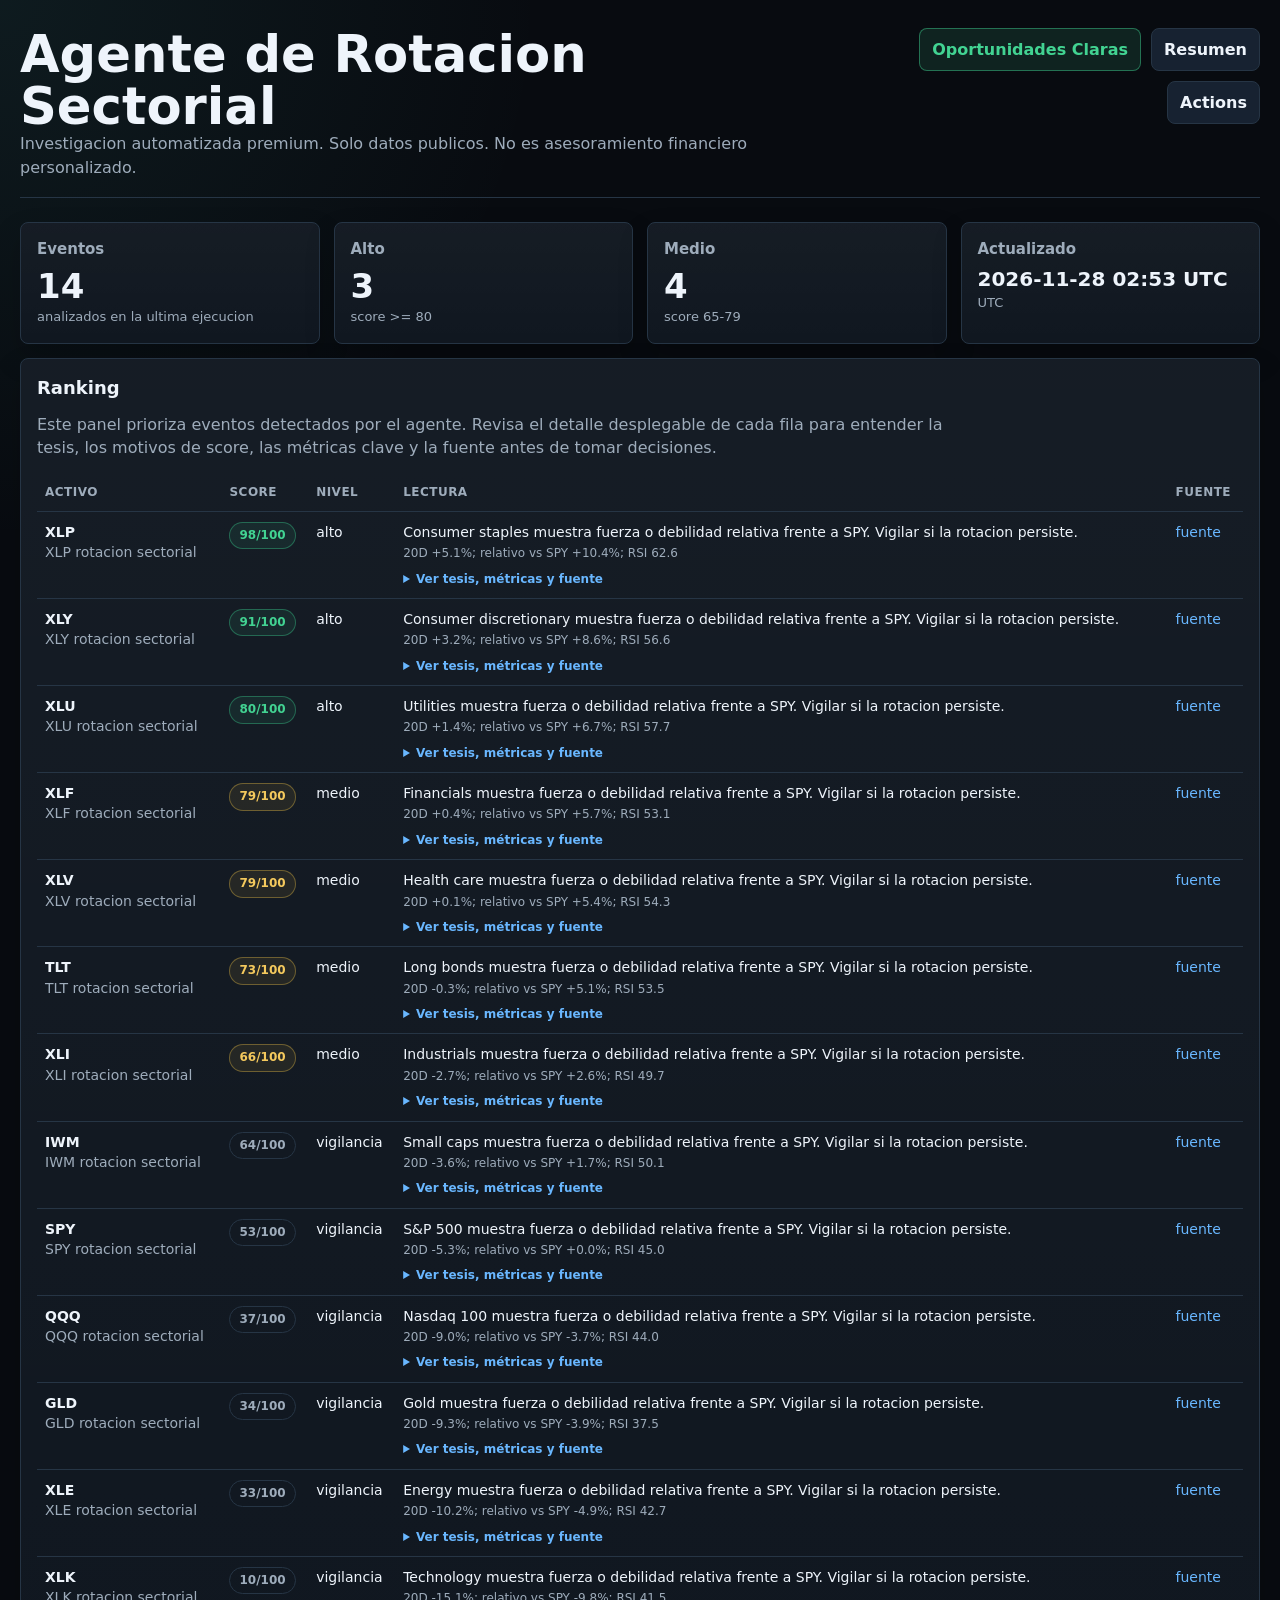
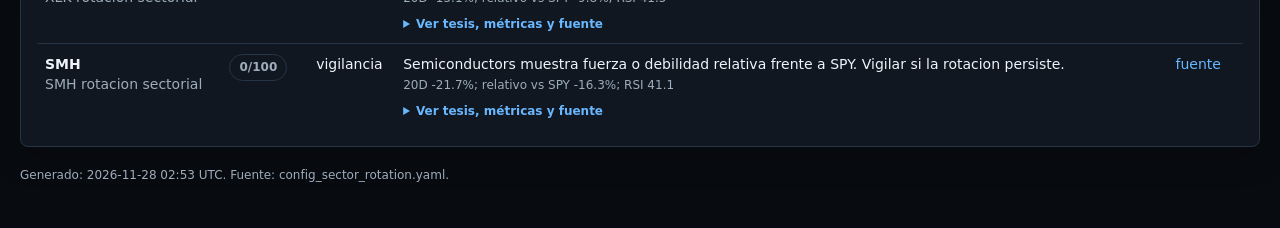
<file: docs/sector_rotation_dashboard.html>
<!doctype html>
<html lang="es">
<head>
  <meta charset="utf-8">
  <meta name="viewport" content="width=device-width, initial-scale=1">
  <title>Agente de Rotacion Sectorial</title>
  <style>
    :root {
      color-scheme: dark;
      --bg: #080b10;
      --panel: #101720;
      --panel-2: #0d131b;
      --panel-3: #151f2a;
      --line: #263545;
      --text: #eef4fb;
      --muted: #9eacbb;
      --green: #42d392;
      --yellow: #f4c95d;
      --red: #ff6f61;
      --blue: #69b7ff;
      --cyan: #57d6d1;
    }
    * { box-sizing: border-box; }
    body {
      margin: 0;
      background: radial-gradient(circle at top left, rgba(87, 214, 209, .08), transparent 34rem), var(--bg);
      color: var(--text);
      font-family: ui-sans-serif, system-ui, -apple-system, BlinkMacSystemFont, "Segoe UI", sans-serif;
      line-height: 1.45;
    }
    a { color: var(--blue); text-decoration: none; }
    a:hover { text-decoration: underline; }
    .shell { width: min(1440px, calc(100% - 40px)); margin: 0 auto; padding: 28px 0 44px; }
    .topbar { display: flex; justify-content: space-between; gap: 18px; align-items: flex-start; margin-bottom: 24px; padding-bottom: 18px; border-bottom: 1px solid var(--line); }
    h1 { margin: 0; font-size: clamp(30px, 4vw, 54px); letter-spacing: 0; line-height: 1.02; }
    h2 { margin: 0 0 12px; font-size: 18px; }
    h3 { margin: 0; font-size: 15px; color: var(--muted); font-weight: 650; }
    .muted { color: var(--muted); }
    .nav { display: flex; gap: 10px; flex-wrap: wrap; justify-content: flex-end; }
    .btn { border: 1px solid var(--line); background: #172231; color: var(--text); padding: 9px 12px; border-radius: 8px; font-weight: 750; display: inline-flex; align-items: center; justify-content: center; min-height: 38px; }
    .btn.primary { border-color: rgba(66, 211, 146, .45); background: rgba(66, 211, 146, .12); color: var(--green); }
    .btn.compact { min-height: 32px; padding: 6px 9px; font-size: 12px; }
    .grid { display: grid; grid-template-columns: repeat(12, 1fr); gap: 14px; }
    .card { background: linear-gradient(180deg, rgba(255,255,255,.025), transparent), var(--panel); border: 1px solid var(--line); border-radius: 8px; padding: 16px; min-width: 0; box-shadow: 0 14px 30px rgba(0,0,0,.18); }
    .card.danger { border-color: rgba(255,111,97,.55); background: rgba(255,111,97,.10); }
    .span-3 { grid-column: span 3; }
    .span-4 { grid-column: span 4; }
    .span-5 { grid-column: span 5; }
    .span-7 { grid-column: span 7; }
    .span-8 { grid-column: span 8; }
    .span-12 { grid-column: span 12; }
    .metric { font-size: 34px; line-height: 1.05; font-weight: 800; margin: 8px 0 4px; }
    .metric.small { font-size: 20px; }
    .submetric { color: var(--muted); font-size: 13px; }
    .intro { color: var(--muted); max-width: 920px; margin: 0 0 14px; }
    .pill { display: inline-flex; align-items: center; border: 1px solid var(--line); border-radius: 999px; padding: 4px 9px; font-size: 12px; font-weight: 800; color: var(--muted); }
    .pill.hot { color: var(--green); border-color: rgba(61, 220, 151, .35); background: rgba(61, 220, 151, .08); }
    .pill.watch { color: var(--yellow); border-color: rgba(247, 201, 72, .35); background: rgba(247, 201, 72, .08); }
    .pill.quiet { color: var(--muted); }
    table { width: 100%; border-collapse: collapse; }
    th, td { padding: 10px 8px; border-bottom: 1px solid var(--line); text-align: left; vertical-align: top; }
    th { color: var(--muted); font-size: 12px; text-transform: uppercase; letter-spacing: .04em; }
    td { font-size: 14px; }
    tr:last-child td { border-bottom: 0; }
    .table-wrap { overflow-x: auto; }
    .company { font-weight: 800; }
    .reason { color: var(--muted); font-size: 12px; margin-top: 3px; max-width: 520px; }
    .details { margin-top: 8px; color: var(--muted); }
    .details summary { cursor: pointer; color: var(--blue); font-weight: 750; font-size: 12px; }
    .detail-grid { display: grid; grid-template-columns: repeat(2, minmax(0, 1fr)); gap: 10px; margin-top: 10px; padding: 12px; background: var(--panel-2); border: 1px solid var(--line); border-radius: 8px; }
    .detail-grid strong { color: var(--text); display: block; margin-bottom: 4px; font-size: 12px; text-transform: uppercase; }
    .detail-grid p { margin: 0; font-size: 13px; }
    .status-line { display: flex; align-items: center; justify-content: space-between; gap: 12px; }
    .bar { height: 8px; background: #1a2430; border-radius: 999px; overflow: hidden; margin-top: 10px; }
    .bar > span { display: block; height: 100%; background: var(--green); width: var(--w); }
    footer { color: var(--muted); font-size: 12px; margin-top: 20px; }
    @media (max-width: 980px) {
      .span-3, .span-4, .span-5, .span-7, .span-8 { grid-column: span 12; }
      .topbar { display: block; }
      .nav { justify-content: flex-start; margin-top: 16px; }
      .detail-grid { grid-template-columns: 1fr; }
    }
  </style>
</head>
<body>
<div class="shell">
  <div class="topbar">
    <div>
      <h1>Agente de Rotacion Sectorial</h1>
      <div class="muted">Investigacion automatizada premium. Solo datos publicos. No es asesoramiento financiero personalizado.</div>
    </div>
    <nav class="nav">
      <a class="btn primary" href="opportunities.html">Oportunidades Claras</a>
      <a class="btn" href="index.html">Resumen</a>
      <a class="btn" href="https://github.com/DiegoSR-git/market-signal-agent/actions">Actions</a>
    </nav>
  </div>
  <section class="grid">
    <div class="card span-3"><h3>Eventos</h3><div class="metric">14</div><div class="submetric">analizados en la ultima ejecucion</div></div>
    <div class="card span-3"><h3>Alto</h3><div class="metric">3</div><div class="submetric">score >= 80</div></div>
    <div class="card span-3"><h3>Medio</h3><div class="metric">4</div><div class="submetric">score 65-79</div></div>
    <div class="card span-3"><h3>Actualizado</h3><div class="metric" style="font-size:20px">2026-11-28 02:53 UTC</div><div class="submetric">UTC</div></div>

    <div class="card span-12">
      <h2>Ranking</h2>
      <p class="intro">Este panel prioriza eventos detectados por el agente. Revisa el detalle desplegable de cada fila para entender la tesis, los motivos de score, las métricas clave y la fuente antes de tomar decisiones.</p>
      <div class="table-wrap"><table><thead><tr><th>Activo</th><th>Score</th><th>Nivel</th><th>Lectura</th><th>Fuente</th></tr></thead><tbody><tr>
          <td><div class="company">XLP</div><div class="muted">XLP rotacion sectorial</div></td>
          <td><span class="pill hot">98/100</span></td>
          <td>alto</td>
          <td>Consumer staples muestra fuerza o debilidad relativa frente a SPY. Vigilar si la rotacion persiste.<div class="reason">20D +5.1%; relativo vs SPY +10.4%; RSI 62.6</div><details class="details">
      <summary>Ver tesis, métricas y fuente</summary>
      <div class="detail-grid">
        <div><strong>Lectura</strong><p>Consumer staples muestra fuerza o debilidad relativa frente a SPY. Vigilar si la rotacion persiste.</p></div>
        <div><strong>Motivos</strong><p>20D +5.1%; relativo vs SPY +10.4%; RSI 62.6</p></div>
        <div><strong>Métricas</strong><p>Price: 92.68; Rsi: 62.64; Perf 5d: 3.14; Perf 20d: 5.10; Perf 60d: 8.36; Volume ratio: 0.55; Volume: 12214800.00; Symbol: XLP</p></div>
        <div><strong>Fuente</strong><p><a href="https://finance.yahoo.com/quote/XLP">Abrir fuente</a></p></div>
      </div>
    </details></td>
          <td><a href="https://finance.yahoo.com/quote/XLP">fuente</a></td>
        </tr><tr>
          <td><div class="company">XLY</div><div class="muted">XLY rotacion sectorial</div></td>
          <td><span class="pill hot">91/100</span></td>
          <td>alto</td>
          <td>Consumer discretionary muestra fuerza o debilidad relativa frente a SPY. Vigilar si la rotacion persiste.<div class="reason">20D +3.2%; relativo vs SPY +8.6%; RSI 56.6</div><details class="details">
      <summary>Ver tesis, métricas y fuente</summary>
      <div class="detail-grid">
        <div><strong>Lectura</strong><p>Consumer discretionary muestra fuerza o debilidad relativa frente a SPY. Vigilar si la rotacion persiste.</p></div>
        <div><strong>Motivos</strong><p>20D +3.2%; relativo vs SPY +8.6%; RSI 56.6</p></div>
        <div><strong>Métricas</strong><p>Price: 119.97; Rsi: 56.57; Perf 5d: 3.53; Perf 20d: 3.24; Perf 60d: 4.45; Volume ratio: 0.54; Volume: 5501600.00; Symbol: XLY</p></div>
        <div><strong>Fuente</strong><p><a href="https://finance.yahoo.com/quote/XLY">Abrir fuente</a></p></div>
      </div>
    </details></td>
          <td><a href="https://finance.yahoo.com/quote/XLY">fuente</a></td>
        </tr><tr>
          <td><div class="company">XLU</div><div class="muted">XLU rotacion sectorial</div></td>
          <td><span class="pill hot">80/100</span></td>
          <td>alto</td>
          <td>Utilities muestra fuerza o debilidad relativa frente a SPY. Vigilar si la rotacion persiste.<div class="reason">20D +1.4%; relativo vs SPY +6.7%; RSI 57.7</div><details class="details">
      <summary>Ver tesis, métricas y fuente</summary>
      <div class="detail-grid">
        <div><strong>Lectura</strong><p>Utilities muestra fuerza o debilidad relativa frente a SPY. Vigilar si la rotacion persiste.</p></div>
        <div><strong>Motivos</strong><p>20D +1.4%; relativo vs SPY +6.7%; RSI 57.7</p></div>
        <div><strong>Métricas</strong><p>Price: 43.73; Rsi: 57.74; Perf 5d: 1.67; Perf 20d: 1.37; Perf 60d: 2.48; Volume ratio: 0.54; Volume: 13886800.00; Symbol: XLU</p></div>
        <div><strong>Fuente</strong><p><a href="https://finance.yahoo.com/quote/XLU">Abrir fuente</a></p></div>
      </div>
    </details></td>
          <td><a href="https://finance.yahoo.com/quote/XLU">fuente</a></td>
        </tr><tr>
          <td><div class="company">XLF</div><div class="muted">XLF rotacion sectorial</div></td>
          <td><span class="pill watch">79/100</span></td>
          <td>medio</td>
          <td>Financials muestra fuerza o debilidad relativa frente a SPY. Vigilar si la rotacion persiste.<div class="reason">20D +0.4%; relativo vs SPY +5.7%; RSI 53.1</div><details class="details">
      <summary>Ver tesis, métricas y fuente</summary>
      <div class="detail-grid">
        <div><strong>Lectura</strong><p>Financials muestra fuerza o debilidad relativa frente a SPY. Vigilar si la rotacion persiste.</p></div>
        <div><strong>Motivos</strong><p>20D +0.4%; relativo vs SPY +5.7%; RSI 53.1</p></div>
        <div><strong>Métricas</strong><p>Price: 57.16; Rsi: 53.10; Perf 5d: 2.84; Perf 20d: 0.39; Perf 60d: -0.87; Volume ratio: 0.52; Volume: 21859000.00; Symbol: XLF</p></div>
        <div><strong>Fuente</strong><p><a href="https://finance.yahoo.com/quote/XLF">Abrir fuente</a></p></div>
      </div>
    </details></td>
          <td><a href="https://finance.yahoo.com/quote/XLF">fuente</a></td>
        </tr><tr>
          <td><div class="company">XLV</div><div class="muted">XLV rotacion sectorial</div></td>
          <td><span class="pill watch">79/100</span></td>
          <td>medio</td>
          <td>Health care muestra fuerza o debilidad relativa frente a SPY. Vigilar si la rotacion persiste.<div class="reason">20D +0.1%; relativo vs SPY +5.4%; RSI 54.3</div><details class="details">
      <summary>Ver tesis, métricas y fuente</summary>
      <div class="detail-grid">
        <div><strong>Lectura</strong><p>Health care muestra fuerza o debilidad relativa frente a SPY. Vigilar si la rotacion persiste.</p></div>
        <div><strong>Motivos</strong><p>20D +0.1%; relativo vs SPY +5.4%; RSI 54.3</p></div>
        <div><strong>Métricas</strong><p>Price: 184.20; Rsi: 54.31; Perf 5d: 3.80; Perf 20d: 0.09; Perf 60d: 6.50; Volume ratio: 0.40; Volume: 5295300.00; Symbol: XLV</p></div>
        <div><strong>Fuente</strong><p><a href="https://finance.yahoo.com/quote/XLV">Abrir fuente</a></p></div>
      </div>
    </details></td>
          <td><a href="https://finance.yahoo.com/quote/XLV">fuente</a></td>
        </tr><tr>
          <td><div class="company">TLT</div><div class="muted">TLT rotacion sectorial</div></td>
          <td><span class="pill watch">73/100</span></td>
          <td>medio</td>
          <td>Long bonds muestra fuerza o debilidad relativa frente a SPY. Vigilar si la rotacion persiste.<div class="reason">20D -0.3%; relativo vs SPY +5.1%; RSI 53.5</div><details class="details">
      <summary>Ver tesis, métricas y fuente</summary>
      <div class="detail-grid">
        <div><strong>Lectura</strong><p>Long bonds muestra fuerza o debilidad relativa frente a SPY. Vigilar si la rotacion persiste.</p></div>
        <div><strong>Motivos</strong><p>20D -0.3%; relativo vs SPY +5.1%; RSI 53.5</p></div>
        <div><strong>Métricas</strong><p>Price: 81.27; Rsi: 53.53; Perf 5d: 1.14; Perf 20d: -0.27; Perf 60d: -0.83; Volume ratio: 0.94; Volume: 37456600.00; Symbol: TLT</p></div>
        <div><strong>Fuente</strong><p><a href="https://finance.yahoo.com/quote/TLT">Abrir fuente</a></p></div>
      </div>
    </details></td>
          <td><a href="https://finance.yahoo.com/quote/TLT">fuente</a></td>
        </tr><tr>
          <td><div class="company">XLI</div><div class="muted">XLI rotacion sectorial</div></td>
          <td><span class="pill watch">66/100</span></td>
          <td>medio</td>
          <td>Industrials muestra fuerza o debilidad relativa frente a SPY. Vigilar si la rotacion persiste.<div class="reason">20D -2.7%; relativo vs SPY +2.6%; RSI 49.7</div><details class="details">
      <summary>Ver tesis, métricas y fuente</summary>
      <div class="detail-grid">
        <div><strong>Lectura</strong><p>Industrials muestra fuerza o debilidad relativa frente a SPY. Vigilar si la rotacion persiste.</p></div>
        <div><strong>Motivos</strong><p>20D -2.7%; relativo vs SPY +2.6%; RSI 49.7</p></div>
        <div><strong>Métricas</strong><p>Price: 165.56; Rsi: 49.70; Perf 5d: 2.60; Perf 20d: -2.69; Perf 60d: -4.18; Volume ratio: 0.70; Volume: 6784300.00; Symbol: XLI</p></div>
        <div><strong>Fuente</strong><p><a href="https://finance.yahoo.com/quote/XLI">Abrir fuente</a></p></div>
      </div>
    </details></td>
          <td><a href="https://finance.yahoo.com/quote/XLI">fuente</a></td>
        </tr><tr>
          <td><div class="company">IWM</div><div class="muted">IWM rotacion sectorial</div></td>
          <td><span class="pill quiet">64/100</span></td>
          <td>vigilancia</td>
          <td>Small caps muestra fuerza o debilidad relativa frente a SPY. Vigilar si la rotacion persiste.<div class="reason">20D -3.6%; relativo vs SPY +1.7%; RSI 50.1</div><details class="details">
      <summary>Ver tesis, métricas y fuente</summary>
      <div class="detail-grid">
        <div><strong>Lectura</strong><p>Small caps muestra fuerza o debilidad relativa frente a SPY. Vigilar si la rotacion persiste.</p></div>
        <div><strong>Motivos</strong><p>20D -3.6%; relativo vs SPY +1.7%; RSI 50.1</p></div>
        <div><strong>Métricas</strong><p>Price: 273.79; Rsi: 50.14; Perf 5d: 3.62; Perf 20d: -3.60; Perf 60d: -6.88; Volume ratio: 0.58; Volume: 16121000.00; Symbol: IWM</p></div>
        <div><strong>Fuente</strong><p><a href="https://finance.yahoo.com/quote/IWM">Abrir fuente</a></p></div>
      </div>
    </details></td>
          <td><a href="https://finance.yahoo.com/quote/IWM">fuente</a></td>
        </tr><tr>
          <td><div class="company">SPY</div><div class="muted">SPY rotacion sectorial</div></td>
          <td><span class="pill quiet">53/100</span></td>
          <td>vigilancia</td>
          <td>S&amp;P 500 muestra fuerza o debilidad relativa frente a SPY. Vigilar si la rotacion persiste.<div class="reason">20D -5.3%; relativo vs SPY +0.0%; RSI 45.0</div><details class="details">
      <summary>Ver tesis, métricas y fuente</summary>
      <div class="detail-grid">
        <div><strong>Lectura</strong><p>S&amp;P 500 muestra fuerza o debilidad relativa frente a SPY. Vigilar si la rotacion persiste.</p></div>
        <div><strong>Motivos</strong><p>20D -5.3%; relativo vs SPY +0.0%; RSI 45.0</p></div>
        <div><strong>Métricas</strong><p>Price: 728.32; Rsi: 45.04; Perf 5d: 1.74; Perf 20d: -5.33; Perf 60d: -4.81; Volume ratio: 0.62; Volume: 40442200.00; Symbol: SPY</p></div>
        <div><strong>Fuente</strong><p><a href="https://finance.yahoo.com/quote/SPY">Abrir fuente</a></p></div>
      </div>
    </details></td>
          <td><a href="https://finance.yahoo.com/quote/SPY">fuente</a></td>
        </tr><tr>
          <td><div class="company">QQQ</div><div class="muted">QQQ rotacion sectorial</div></td>
          <td><span class="pill quiet">37/100</span></td>
          <td>vigilancia</td>
          <td>Nasdaq 100 muestra fuerza o debilidad relativa frente a SPY. Vigilar si la rotacion persiste.<div class="reason">20D -9.0%; relativo vs SPY -3.7%; RSI 44.0</div><details class="details">
      <summary>Ver tesis, métricas y fuente</summary>
      <div class="detail-grid">
        <div><strong>Lectura</strong><p>Nasdaq 100 muestra fuerza o debilidad relativa frente a SPY. Vigilar si la rotacion persiste.</p></div>
        <div><strong>Motivos</strong><p>20D -9.0%; relativo vs SPY -3.7%; RSI 44.0</p></div>
        <div><strong>Métricas</strong><p>Price: 650.99; Rsi: 44.01; Perf 5d: 0.92; Perf 20d: -9.00; Perf 60d: -8.21; Volume ratio: 0.56; Volume: 35503700.00; Symbol: QQQ</p></div>
        <div><strong>Fuente</strong><p><a href="https://finance.yahoo.com/quote/QQQ">Abrir fuente</a></p></div>
      </div>
    </details></td>
          <td><a href="https://finance.yahoo.com/quote/QQQ">fuente</a></td>
        </tr><tr>
          <td><div class="company">GLD</div><div class="muted">GLD rotacion sectorial</div></td>
          <td><span class="pill quiet">34/100</span></td>
          <td>vigilancia</td>
          <td>Gold muestra fuerza o debilidad relativa frente a SPY. Vigilar si la rotacion persiste.<div class="reason">20D -9.3%; relativo vs SPY -3.9%; RSI 37.5</div><details class="details">
      <summary>Ver tesis, métricas y fuente</summary>
      <div class="detail-grid">
        <div><strong>Lectura</strong><p>Gold muestra fuerza o debilidad relativa frente a SPY. Vigilar si la rotacion persiste.</p></div>
        <div><strong>Motivos</strong><p>20D -9.3%; relativo vs SPY -3.9%; RSI 37.5</p></div>
        <div><strong>Métricas</strong><p>Price: 334.40; Rsi: 37.46; Perf 5d: -0.23; Perf 20d: -9.27; Perf 60d: -16.98; Volume ratio: 0.60; Volume: 6707600.00; Symbol: GLD</p></div>
        <div><strong>Fuente</strong><p><a href="https://finance.yahoo.com/quote/GLD">Abrir fuente</a></p></div>
      </div>
    </details></td>
          <td><a href="https://finance.yahoo.com/quote/GLD">fuente</a></td>
        </tr><tr>
          <td><div class="company">XLE</div><div class="muted">XLE rotacion sectorial</div></td>
          <td><span class="pill quiet">33/100</span></td>
          <td>vigilancia</td>
          <td>Energy muestra fuerza o debilidad relativa frente a SPY. Vigilar si la rotacion persiste.<div class="reason">20D -10.2%; relativo vs SPY -4.9%; RSI 42.7</div><details class="details">
      <summary>Ver tesis, métricas y fuente</summary>
      <div class="detail-grid">
        <div><strong>Lectura</strong><p>Energy muestra fuerza o debilidad relativa frente a SPY. Vigilar si la rotacion persiste.</p></div>
        <div><strong>Motivos</strong><p>20D -10.2%; relativo vs SPY -4.9%; RSI 42.7</p></div>
        <div><strong>Métricas</strong><p>Price: 61.67; Rsi: 42.70; Perf 5d: 1.28; Perf 20d: -10.25; Perf 60d: -5.27; Volume ratio: 0.57; Volume: 20955900.00; Symbol: XLE</p></div>
        <div><strong>Fuente</strong><p><a href="https://finance.yahoo.com/quote/XLE">Abrir fuente</a></p></div>
      </div>
    </details></td>
          <td><a href="https://finance.yahoo.com/quote/XLE">fuente</a></td>
        </tr><tr>
          <td><div class="company">XLK</div><div class="muted">XLK rotacion sectorial</div></td>
          <td><span class="pill quiet">10/100</span></td>
          <td>vigilancia</td>
          <td>Technology muestra fuerza o debilidad relativa frente a SPY. Vigilar si la rotacion persiste.<div class="reason">20D -15.1%; relativo vs SPY -9.8%; RSI 41.5</div><details class="details">
      <summary>Ver tesis, métricas y fuente</summary>
      <div class="detail-grid">
        <div><strong>Lectura</strong><p>Technology muestra fuerza o debilidad relativa frente a SPY. Vigilar si la rotacion persiste.</p></div>
        <div><strong>Motivos</strong><p>20D -15.1%; relativo vs SPY -9.8%; RSI 41.5</p></div>
        <div><strong>Métricas</strong><p>Price: 160.15; Rsi: 41.47; Perf 5d: -0.34; Perf 20d: -15.15; Perf 60d: -12.77; Volume ratio: 0.41; Volume: 7026200.00; Symbol: XLK</p></div>
        <div><strong>Fuente</strong><p><a href="https://finance.yahoo.com/quote/XLK">Abrir fuente</a></p></div>
      </div>
    </details></td>
          <td><a href="https://finance.yahoo.com/quote/XLK">fuente</a></td>
        </tr><tr>
          <td><div class="company">SMH</div><div class="muted">SMH rotacion sectorial</div></td>
          <td><span class="pill quiet">0/100</span></td>
          <td>vigilancia</td>
          <td>Semiconductors muestra fuerza o debilidad relativa frente a SPY. Vigilar si la rotacion persiste.<div class="reason">20D -21.7%; relativo vs SPY -16.3%; RSI 41.1</div><details class="details">
      <summary>Ver tesis, métricas y fuente</summary>
      <div class="detail-grid">
        <div><strong>Lectura</strong><p>Semiconductors muestra fuerza o debilidad relativa frente a SPY. Vigilar si la rotacion persiste.</p></div>
        <div><strong>Motivos</strong><p>20D -21.7%; relativo vs SPY -16.3%; RSI 41.1</p></div>
        <div><strong>Métricas</strong><p>Price: 440.06; Rsi: 41.09; Perf 5d: -1.66; Perf 20d: -21.65; Perf 60d: -20.06; Volume ratio: 0.56; Volume: 7695400.00; Symbol: SMH</p></div>
        <div><strong>Fuente</strong><p><a href="https://finance.yahoo.com/quote/SMH">Abrir fuente</a></p></div>
      </div>
    </details></td>
          <td><a href="https://finance.yahoo.com/quote/SMH">fuente</a></td>
        </tr></tbody></table></div>
    </div>
  </section>
  <footer>Generado: 2026-11-28 02:53 UTC. Fuente: config_sector_rotation.yaml.</footer>
</div>
</body>
</html>
</file>
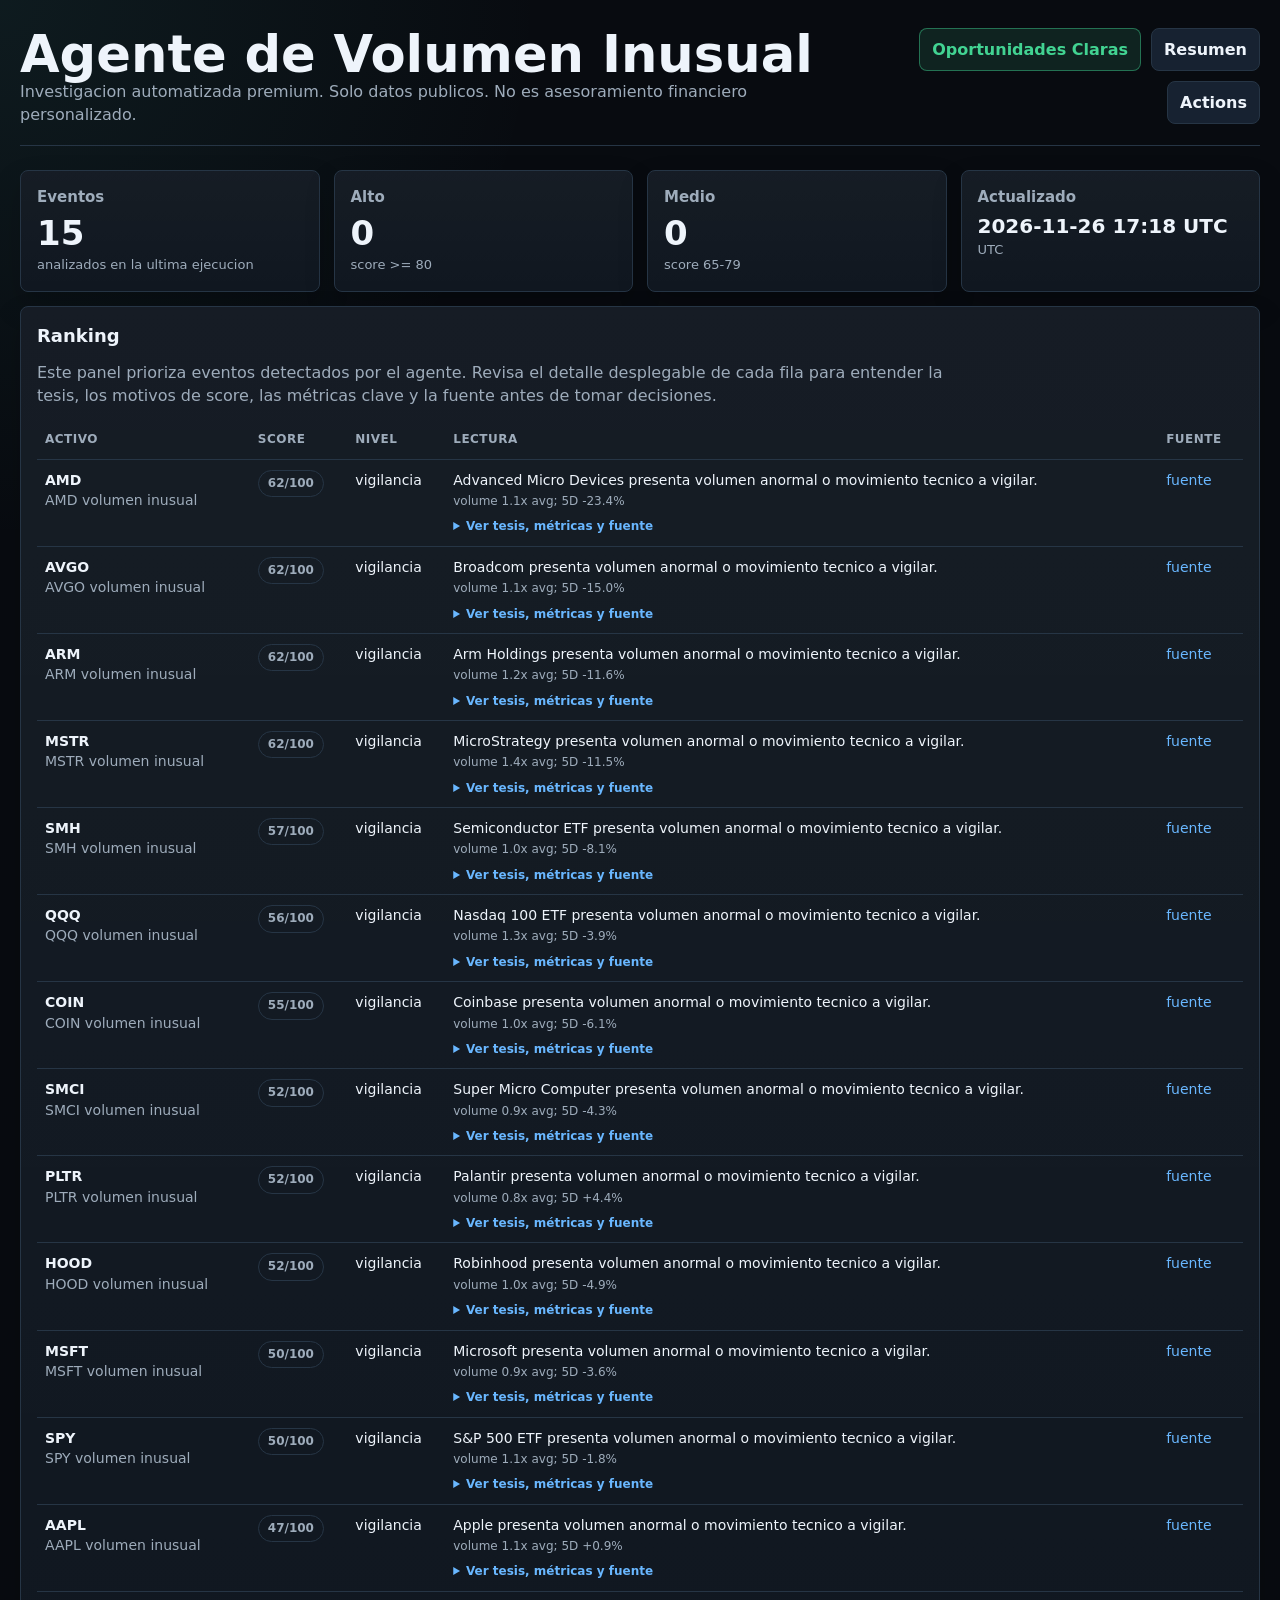
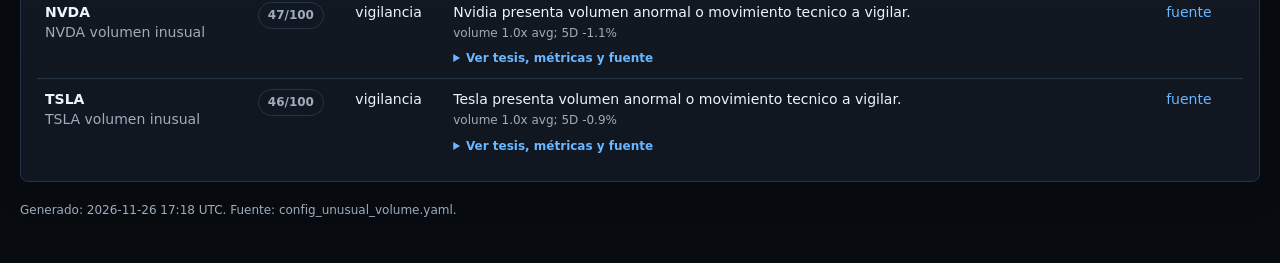
<file: docs/unusual_volume_dashboard.html>
<!doctype html>
<html lang="es">
<head>
  <meta charset="utf-8">
  <meta name="viewport" content="width=device-width, initial-scale=1">
  <title>Agente de Volumen Inusual</title>
  <style>
    :root {
      color-scheme: dark;
      --bg: #080b10;
      --panel: #101720;
      --panel-2: #0d131b;
      --panel-3: #151f2a;
      --line: #263545;
      --text: #eef4fb;
      --muted: #9eacbb;
      --green: #42d392;
      --yellow: #f4c95d;
      --red: #ff6f61;
      --blue: #69b7ff;
      --cyan: #57d6d1;
    }
    * { box-sizing: border-box; }
    body {
      margin: 0;
      background: radial-gradient(circle at top left, rgba(87, 214, 209, .08), transparent 34rem), var(--bg);
      color: var(--text);
      font-family: ui-sans-serif, system-ui, -apple-system, BlinkMacSystemFont, "Segoe UI", sans-serif;
      line-height: 1.45;
    }
    a { color: var(--blue); text-decoration: none; }
    a:hover { text-decoration: underline; }
    .shell { width: min(1440px, calc(100% - 40px)); margin: 0 auto; padding: 28px 0 44px; }
    .topbar { display: flex; justify-content: space-between; gap: 18px; align-items: flex-start; margin-bottom: 24px; padding-bottom: 18px; border-bottom: 1px solid var(--line); }
    h1 { margin: 0; font-size: clamp(30px, 4vw, 54px); letter-spacing: 0; line-height: 1.02; }
    h2 { margin: 0 0 12px; font-size: 18px; }
    h3 { margin: 0; font-size: 15px; color: var(--muted); font-weight: 650; }
    .muted { color: var(--muted); }
    .nav { display: flex; gap: 10px; flex-wrap: wrap; justify-content: flex-end; }
    .btn { border: 1px solid var(--line); background: #172231; color: var(--text); padding: 9px 12px; border-radius: 8px; font-weight: 750; display: inline-flex; align-items: center; justify-content: center; min-height: 38px; }
    .btn.primary { border-color: rgba(66, 211, 146, .45); background: rgba(66, 211, 146, .12); color: var(--green); }
    .btn.compact { min-height: 32px; padding: 6px 9px; font-size: 12px; }
    .grid { display: grid; grid-template-columns: repeat(12, 1fr); gap: 14px; }
    .card { background: linear-gradient(180deg, rgba(255,255,255,.025), transparent), var(--panel); border: 1px solid var(--line); border-radius: 8px; padding: 16px; min-width: 0; box-shadow: 0 14px 30px rgba(0,0,0,.18); }
    .card.danger { border-color: rgba(255,111,97,.55); background: rgba(255,111,97,.10); }
    .span-3 { grid-column: span 3; }
    .span-4 { grid-column: span 4; }
    .span-5 { grid-column: span 5; }
    .span-7 { grid-column: span 7; }
    .span-8 { grid-column: span 8; }
    .span-12 { grid-column: span 12; }
    .metric { font-size: 34px; line-height: 1.05; font-weight: 800; margin: 8px 0 4px; }
    .metric.small { font-size: 20px; }
    .submetric { color: var(--muted); font-size: 13px; }
    .intro { color: var(--muted); max-width: 920px; margin: 0 0 14px; }
    .pill { display: inline-flex; align-items: center; border: 1px solid var(--line); border-radius: 999px; padding: 4px 9px; font-size: 12px; font-weight: 800; color: var(--muted); }
    .pill.hot { color: var(--green); border-color: rgba(61, 220, 151, .35); background: rgba(61, 220, 151, .08); }
    .pill.watch { color: var(--yellow); border-color: rgba(247, 201, 72, .35); background: rgba(247, 201, 72, .08); }
    .pill.quiet { color: var(--muted); }
    table { width: 100%; border-collapse: collapse; }
    th, td { padding: 10px 8px; border-bottom: 1px solid var(--line); text-align: left; vertical-align: top; }
    th { color: var(--muted); font-size: 12px; text-transform: uppercase; letter-spacing: .04em; }
    td { font-size: 14px; }
    tr:last-child td { border-bottom: 0; }
    .table-wrap { overflow-x: auto; }
    .company { font-weight: 800; }
    .reason { color: var(--muted); font-size: 12px; margin-top: 3px; max-width: 520px; }
    .details { margin-top: 8px; color: var(--muted); }
    .details summary { cursor: pointer; color: var(--blue); font-weight: 750; font-size: 12px; }
    .detail-grid { display: grid; grid-template-columns: repeat(2, minmax(0, 1fr)); gap: 10px; margin-top: 10px; padding: 12px; background: var(--panel-2); border: 1px solid var(--line); border-radius: 8px; }
    .detail-grid strong { color: var(--text); display: block; margin-bottom: 4px; font-size: 12px; text-transform: uppercase; }
    .detail-grid p { margin: 0; font-size: 13px; }
    .status-line { display: flex; align-items: center; justify-content: space-between; gap: 12px; }
    .bar { height: 8px; background: #1a2430; border-radius: 999px; overflow: hidden; margin-top: 10px; }
    .bar > span { display: block; height: 100%; background: var(--green); width: var(--w); }
    footer { color: var(--muted); font-size: 12px; margin-top: 20px; }
    @media (max-width: 980px) {
      .span-3, .span-4, .span-5, .span-7, .span-8 { grid-column: span 12; }
      .topbar { display: block; }
      .nav { justify-content: flex-start; margin-top: 16px; }
      .detail-grid { grid-template-columns: 1fr; }
    }
  </style>
</head>
<body>
<div class="shell">
  <div class="topbar">
    <div>
      <h1>Agente de Volumen Inusual</h1>
      <div class="muted">Investigacion automatizada premium. Solo datos publicos. No es asesoramiento financiero personalizado.</div>
    </div>
    <nav class="nav">
      <a class="btn primary" href="opportunities.html">Oportunidades Claras</a>
      <a class="btn" href="index.html">Resumen</a>
      <a class="btn" href="https://github.com/DiegoSR-git/market-signal-agent/actions">Actions</a>
    </nav>
  </div>
  <section class="grid">
    <div class="card span-3"><h3>Eventos</h3><div class="metric">15</div><div class="submetric">analizados en la ultima ejecucion</div></div>
    <div class="card span-3"><h3>Alto</h3><div class="metric">0</div><div class="submetric">score >= 80</div></div>
    <div class="card span-3"><h3>Medio</h3><div class="metric">0</div><div class="submetric">score 65-79</div></div>
    <div class="card span-3"><h3>Actualizado</h3><div class="metric" style="font-size:20px">2026-11-26 17:18 UTC</div><div class="submetric">UTC</div></div>

    <div class="card span-12">
      <h2>Ranking</h2>
      <p class="intro">Este panel prioriza eventos detectados por el agente. Revisa el detalle desplegable de cada fila para entender la tesis, los motivos de score, las métricas clave y la fuente antes de tomar decisiones.</p>
      <div class="table-wrap"><table><thead><tr><th>Activo</th><th>Score</th><th>Nivel</th><th>Lectura</th><th>Fuente</th></tr></thead><tbody><tr>
          <td><div class="company">AMD</div><div class="muted">AMD volumen inusual</div></td>
          <td><span class="pill quiet">62/100</span></td>
          <td>vigilancia</td>
          <td>Advanced Micro Devices presenta volumen anormal o movimiento tecnico a vigilar.<div class="reason">volume 1.1x avg; 5D -23.4%</div><details class="details">
      <summary>Ver tesis, métricas y fuente</summary>
      <div class="detail-grid">
        <div><strong>Lectura</strong><p>Advanced Micro Devices presenta volumen anormal o movimiento tecnico a vigilar.</p></div>
        <div><strong>Motivos</strong><p>volume 1.1x avg; 5D -23.4%</p></div>
        <div><strong>Métricas</strong><p>Price: 406.03; Rsi: 38.01; Perf 5d: -23.41; Perf 20d: -29.81; Perf 60d: -11.66; Volume ratio: 1.09; Volume: 51340800.00; Symbol: AMD</p></div>
        <div><strong>Fuente</strong><p><a href="https://finance.yahoo.com/quote/AMD">Abrir fuente</a></p></div>
      </div>
    </details></td>
          <td><a href="https://finance.yahoo.com/quote/AMD">fuente</a></td>
        </tr><tr>
          <td><div class="company">AVGO</div><div class="muted">AVGO volumen inusual</div></td>
          <td><span class="pill quiet">62/100</span></td>
          <td>vigilancia</td>
          <td>Broadcom presenta volumen anormal o movimiento tecnico a vigilar.<div class="reason">volume 1.1x avg; 5D -15.0%</div><details class="details">
      <summary>Ver tesis, métricas y fuente</summary>
      <div class="detail-grid">
        <div><strong>Lectura</strong><p>Broadcom presenta volumen anormal o movimiento tecnico a vigilar.</p></div>
        <div><strong>Motivos</strong><p>volume 1.1x avg; 5D -15.0%</p></div>
        <div><strong>Métricas</strong><p>Price: 300.86; Rsi: 40.75; Perf 5d: -15.02; Perf 20d: -14.48; Perf 60d: -18.62; Volume ratio: 1.06; Volume: 34256900.00; Symbol: AVGO</p></div>
        <div><strong>Fuente</strong><p><a href="https://finance.yahoo.com/quote/AVGO">Abrir fuente</a></p></div>
      </div>
    </details></td>
          <td><a href="https://finance.yahoo.com/quote/AVGO">fuente</a></td>
        </tr><tr>
          <td><div class="company">ARM</div><div class="muted">ARM volumen inusual</div></td>
          <td><span class="pill quiet">62/100</span></td>
          <td>vigilancia</td>
          <td>Arm Holdings presenta volumen anormal o movimiento tecnico a vigilar.<div class="reason">volume 1.2x avg; 5D -11.6%</div><details class="details">
      <summary>Ver tesis, métricas y fuente</summary>
      <div class="detail-grid">
        <div><strong>Lectura</strong><p>Arm Holdings presenta volumen anormal o movimiento tecnico a vigilar.</p></div>
        <div><strong>Motivos</strong><p>volume 1.2x avg; 5D -11.6%</p></div>
        <div><strong>Métricas</strong><p>Price: 161.51; Rsi: 38.18; Perf 5d: -11.63; Perf 20d: -31.53; Perf 60d: -31.22; Volume ratio: 1.21; Volume: 8148000.00; Symbol: ARM</p></div>
        <div><strong>Fuente</strong><p><a href="https://finance.yahoo.com/quote/ARM">Abrir fuente</a></p></div>
      </div>
    </details></td>
          <td><a href="https://finance.yahoo.com/quote/ARM">fuente</a></td>
        </tr><tr>
          <td><div class="company">MSTR</div><div class="muted">MSTR volumen inusual</div></td>
          <td><span class="pill quiet">62/100</span></td>
          <td>vigilancia</td>
          <td>MicroStrategy presenta volumen anormal o movimiento tecnico a vigilar.<div class="reason">volume 1.4x avg; 5D -11.5%</div><details class="details">
      <summary>Ver tesis, métricas y fuente</summary>
      <div class="detail-grid">
        <div><strong>Lectura</strong><p>MicroStrategy presenta volumen anormal o movimiento tecnico a vigilar.</p></div>
        <div><strong>Motivos</strong><p>volume 1.4x avg; 5D -11.5%</p></div>
        <div><strong>Métricas</strong><p>Price: 79.96; Rsi: 27.02; Perf 5d: -11.47; Perf 20d: -44.92; Perf 60d: -35.97; Volume ratio: 1.40; Volume: 29837700.00; Symbol: MSTR</p></div>
        <div><strong>Fuente</strong><p><a href="https://finance.yahoo.com/quote/MSTR">Abrir fuente</a></p></div>
      </div>
    </details></td>
          <td><a href="https://finance.yahoo.com/quote/MSTR">fuente</a></td>
        </tr><tr>
          <td><div class="company">SMH</div><div class="muted">SMH volumen inusual</div></td>
          <td><span class="pill quiet">57/100</span></td>
          <td>vigilancia</td>
          <td>Semiconductor ETF presenta volumen anormal o movimiento tecnico a vigilar.<div class="reason">volume 1.0x avg; 5D -8.1%</div><details class="details">
      <summary>Ver tesis, métricas y fuente</summary>
      <div class="detail-grid">
        <div><strong>Lectura</strong><p>Semiconductor ETF presenta volumen anormal o movimiento tecnico a vigilar.</p></div>
        <div><strong>Motivos</strong><p>volume 1.0x avg; 5D -8.1%</p></div>
        <div><strong>Métricas</strong><p>Price: 422.46; Rsi: 36.93; Perf 5d: -8.07; Perf 20d: -25.58; Perf 60d: -22.52; Volume ratio: 1.02; Volume: 14007200.00; Symbol: SMH</p></div>
        <div><strong>Fuente</strong><p><a href="https://finance.yahoo.com/quote/SMH">Abrir fuente</a></p></div>
      </div>
    </details></td>
          <td><a href="https://finance.yahoo.com/quote/SMH">fuente</a></td>
        </tr><tr>
          <td><div class="company">QQQ</div><div class="muted">QQQ volumen inusual</div></td>
          <td><span class="pill quiet">56/100</span></td>
          <td>vigilancia</td>
          <td>Nasdaq 100 ETF presenta volumen anormal o movimiento tecnico a vigilar.<div class="reason">volume 1.3x avg; 5D -3.9%</div><details class="details">
      <summary>Ver tesis, métricas y fuente</summary>
      <div class="detail-grid">
        <div><strong>Lectura</strong><p>Nasdaq 100 ETF presenta volumen anormal o movimiento tecnico a vigilar.</p></div>
        <div><strong>Motivos</strong><p>volume 1.3x avg; 5D -3.9%</p></div>
        <div><strong>Métricas</strong><p>Price: 633.93; Rsi: 38.58; Perf 5d: -3.88; Perf 20d: -12.63; Perf 60d: -10.42; Volume ratio: 1.28; Volume: 81600300.00; Symbol: QQQ</p></div>
        <div><strong>Fuente</strong><p><a href="https://finance.yahoo.com/quote/QQQ">Abrir fuente</a></p></div>
      </div>
    </details></td>
          <td><a href="https://finance.yahoo.com/quote/QQQ">fuente</a></td>
        </tr><tr>
          <td><div class="company">COIN</div><div class="muted">COIN volumen inusual</div></td>
          <td><span class="pill quiet">55/100</span></td>
          <td>vigilancia</td>
          <td>Coinbase presenta volumen anormal o movimiento tecnico a vigilar.<div class="reason">volume 1.0x avg; 5D -6.1%</div><details class="details">
      <summary>Ver tesis, métricas y fuente</summary>
      <div class="detail-grid">
        <div><strong>Lectura</strong><p>Coinbase presenta volumen anormal o movimiento tecnico a vigilar.</p></div>
        <div><strong>Motivos</strong><p>volume 1.0x avg; 5D -6.1%</p></div>
        <div><strong>Métricas</strong><p>Price: 103.72; Rsi: 28.68; Perf 5d: -6.14; Perf 20d: -36.10; Perf 60d: -41.34; Volume ratio: 1.02; Volume: 9898800.00; Symbol: COIN</p></div>
        <div><strong>Fuente</strong><p><a href="https://finance.yahoo.com/quote/COIN">Abrir fuente</a></p></div>
      </div>
    </details></td>
          <td><a href="https://finance.yahoo.com/quote/COIN">fuente</a></td>
        </tr><tr>
          <td><div class="company">SMCI</div><div class="muted">SMCI volumen inusual</div></td>
          <td><span class="pill quiet">52/100</span></td>
          <td>vigilancia</td>
          <td>Super Micro Computer presenta volumen anormal o movimiento tecnico a vigilar.<div class="reason">volume 0.9x avg; 5D -4.3%</div><details class="details">
      <summary>Ver tesis, métricas y fuente</summary>
      <div class="detail-grid">
        <div><strong>Lectura</strong><p>Super Micro Computer presenta volumen anormal o movimiento tecnico a vigilar.</p></div>
        <div><strong>Motivos</strong><p>volume 0.9x avg; 5D -4.3%</p></div>
        <div><strong>Métricas</strong><p>Price: 23.31; Rsi: 36.69; Perf 5d: -4.35; Perf 20d: -34.91; Perf 60d: -36.50; Volume ratio: 0.87; Volume: 43194700.00; Symbol: SMCI</p></div>
        <div><strong>Fuente</strong><p><a href="https://finance.yahoo.com/quote/SMCI">Abrir fuente</a></p></div>
      </div>
    </details></td>
          <td><a href="https://finance.yahoo.com/quote/SMCI">fuente</a></td>
        </tr><tr>
          <td><div class="company">PLTR</div><div class="muted">PLTR volumen inusual</div></td>
          <td><span class="pill quiet">52/100</span></td>
          <td>vigilancia</td>
          <td>Palantir presenta volumen anormal o movimiento tecnico a vigilar.<div class="reason">volume 0.8x avg; 5D +4.4%</div><details class="details">
      <summary>Ver tesis, métricas y fuente</summary>
      <div class="detail-grid">
        <div><strong>Lectura</strong><p>Palantir presenta volumen anormal o movimiento tecnico a vigilar.</p></div>
        <div><strong>Motivos</strong><p>volume 0.8x avg; 5D +4.4%</p></div>
        <div><strong>Métricas</strong><p>Price: 163.59; Rsi: 45.13; Perf 5d: 4.42; Perf 20d: -16.88; Perf 60d: -9.08; Volume ratio: 0.83; Volume: 21407000.00; Symbol: PLTR</p></div>
        <div><strong>Fuente</strong><p><a href="https://finance.yahoo.com/quote/PLTR">Abrir fuente</a></p></div>
      </div>
    </details></td>
          <td><a href="https://finance.yahoo.com/quote/PLTR">fuente</a></td>
        </tr><tr>
          <td><div class="company">HOOD</div><div class="muted">HOOD volumen inusual</div></td>
          <td><span class="pill quiet">52/100</span></td>
          <td>vigilancia</td>
          <td>Robinhood presenta volumen anormal o movimiento tecnico a vigilar.<div class="reason">volume 1.0x avg; 5D -4.9%</div><details class="details">
      <summary>Ver tesis, métricas y fuente</summary>
      <div class="detail-grid">
        <div><strong>Lectura</strong><p>Robinhood presenta volumen anormal o movimiento tecnico a vigilar.</p></div>
        <div><strong>Motivos</strong><p>volume 1.0x avg; 5D -4.9%</p></div>
        <div><strong>Métricas</strong><p>Price: 65.78; Rsi: 30.63; Perf 5d: -4.90; Perf 20d: -28.05; Perf 60d: -36.45; Volume ratio: 1.01; Volume: 20069500.00; Symbol: HOOD</p></div>
        <div><strong>Fuente</strong><p><a href="https://finance.yahoo.com/quote/HOOD">Abrir fuente</a></p></div>
      </div>
    </details></td>
          <td><a href="https://finance.yahoo.com/quote/HOOD">fuente</a></td>
        </tr><tr>
          <td><div class="company">MSFT</div><div class="muted">MSFT volumen inusual</div></td>
          <td><span class="pill quiet">50/100</span></td>
          <td>vigilancia</td>
          <td>Microsoft presenta volumen anormal o movimiento tecnico a vigilar.<div class="reason">volume 0.9x avg; 5D -3.6%</div><details class="details">
      <summary>Ver tesis, métricas y fuente</summary>
      <div class="detail-grid">
        <div><strong>Lectura</strong><p>Microsoft presenta volumen anormal o movimiento tecnico a vigilar.</p></div>
        <div><strong>Motivos</strong><p>volume 0.9x avg; 5D -3.6%</p></div>
        <div><strong>Métricas</strong><p>Price: 489.93; Rsi: 38.75; Perf 5d: -3.61; Perf 20d: -7.74; Perf 60d: -2.21; Volume ratio: 0.87; Volume: 26733600.00; Symbol: MSFT</p></div>
        <div><strong>Fuente</strong><p><a href="https://finance.yahoo.com/quote/MSFT">Abrir fuente</a></p></div>
      </div>
    </details></td>
          <td><a href="https://finance.yahoo.com/quote/MSFT">fuente</a></td>
        </tr><tr>
          <td><div class="company">SPY</div><div class="muted">SPY volumen inusual</div></td>
          <td><span class="pill quiet">50/100</span></td>
          <td>vigilancia</td>
          <td>S&amp;P 500 ETF presenta volumen anormal o movimiento tecnico a vigilar.<div class="reason">volume 1.1x avg; 5D -1.8%</div><details class="details">
      <summary>Ver tesis, métricas y fuente</summary>
      <div class="detail-grid">
        <div><strong>Lectura</strong><p>S&amp;P 500 ETF presenta volumen anormal o movimiento tecnico a vigilar.</p></div>
        <div><strong>Motivos</strong><p>volume 1.1x avg; 5D -1.8%</p></div>
        <div><strong>Métricas</strong><p>Price: 716.70; Rsi: 39.83; Perf 5d: -1.85; Perf 20d: -7.20; Perf 60d: -5.92; Volume ratio: 1.12; Volume: 72919200.00; Symbol: SPY</p></div>
        <div><strong>Fuente</strong><p><a href="https://finance.yahoo.com/quote/SPY">Abrir fuente</a></p></div>
      </div>
    </details></td>
          <td><a href="https://finance.yahoo.com/quote/SPY">fuente</a></td>
        </tr><tr>
          <td><div class="company">AAPL</div><div class="muted">AAPL volumen inusual</div></td>
          <td><span class="pill quiet">47/100</span></td>
          <td>vigilancia</td>
          <td>Apple presenta volumen anormal o movimiento tecnico a vigilar.<div class="reason">volume 1.1x avg; 5D +0.9%</div><details class="details">
      <summary>Ver tesis, métricas y fuente</summary>
      <div class="detail-grid">
        <div><strong>Lectura</strong><p>Apple presenta volumen anormal o movimiento tecnico a vigilar.</p></div>
        <div><strong>Motivos</strong><p>volume 1.1x avg; 5D +0.9%</p></div>
        <div><strong>Métricas</strong><p>Price: 355.58; Rsi: 57.90; Perf 5d: 0.89; Perf 20d: 3.42; Perf 60d: 9.37; Volume ratio: 1.05; Volume: 54240100.00; Symbol: AAPL</p></div>
        <div><strong>Fuente</strong><p><a href="https://finance.yahoo.com/quote/AAPL">Abrir fuente</a></p></div>
      </div>
    </details></td>
          <td><a href="https://finance.yahoo.com/quote/AAPL">fuente</a></td>
        </tr><tr>
          <td><div class="company">NVDA</div><div class="muted">NVDA volumen inusual</div></td>
          <td><span class="pill quiet">47/100</span></td>
          <td>vigilancia</td>
          <td>Nvidia presenta volumen anormal o movimiento tecnico a vigilar.<div class="reason">volume 1.0x avg; 5D -1.1%</div><details class="details">
      <summary>Ver tesis, métricas y fuente</summary>
      <div class="detail-grid">
        <div><strong>Lectura</strong><p>Nvidia presenta volumen anormal o movimiento tecnico a vigilar.</p></div>
        <div><strong>Motivos</strong><p>volume 1.0x avg; 5D -1.1%</p></div>
        <div><strong>Métricas</strong><p>Price: 149.30; Rsi: 37.45; Perf 5d: -1.10; Perf 20d: -30.68; Perf 60d: -31.34; Volume ratio: 1.04; Volume: 363377300.00; Symbol: NVDA</p></div>
        <div><strong>Fuente</strong><p><a href="https://finance.yahoo.com/quote/NVDA">Abrir fuente</a></p></div>
      </div>
    </details></td>
          <td><a href="https://finance.yahoo.com/quote/NVDA">fuente</a></td>
        </tr><tr>
          <td><div class="company">TSLA</div><div class="muted">TSLA volumen inusual</div></td>
          <td><span class="pill quiet">46/100</span></td>
          <td>vigilancia</td>
          <td>Tesla presenta volumen anormal o movimiento tecnico a vigilar.<div class="reason">volume 1.0x avg; 5D -0.9%</div><details class="details">
      <summary>Ver tesis, métricas y fuente</summary>
      <div class="detail-grid">
        <div><strong>Lectura</strong><p>Tesla presenta volumen anormal o movimiento tecnico a vigilar.</p></div>
        <div><strong>Motivos</strong><p>volume 1.0x avg; 5D -0.9%</p></div>
        <div><strong>Métricas</strong><p>Price: 380.14; Rsi: 50.31; Perf 5d: -0.93; Perf 20d: -5.96; Perf 60d: 6.75; Volume ratio: 0.98; Volume: 34789900.00; Symbol: TSLA</p></div>
        <div><strong>Fuente</strong><p><a href="https://finance.yahoo.com/quote/TSLA">Abrir fuente</a></p></div>
      </div>
    </details></td>
          <td><a href="https://finance.yahoo.com/quote/TSLA">fuente</a></td>
        </tr></tbody></table></div>
    </div>
  </section>
  <footer>Generado: 2026-11-26 17:18 UTC. Fuente: config_unusual_volume.yaml.</footer>
</div>
</body>
</html>
</file>
